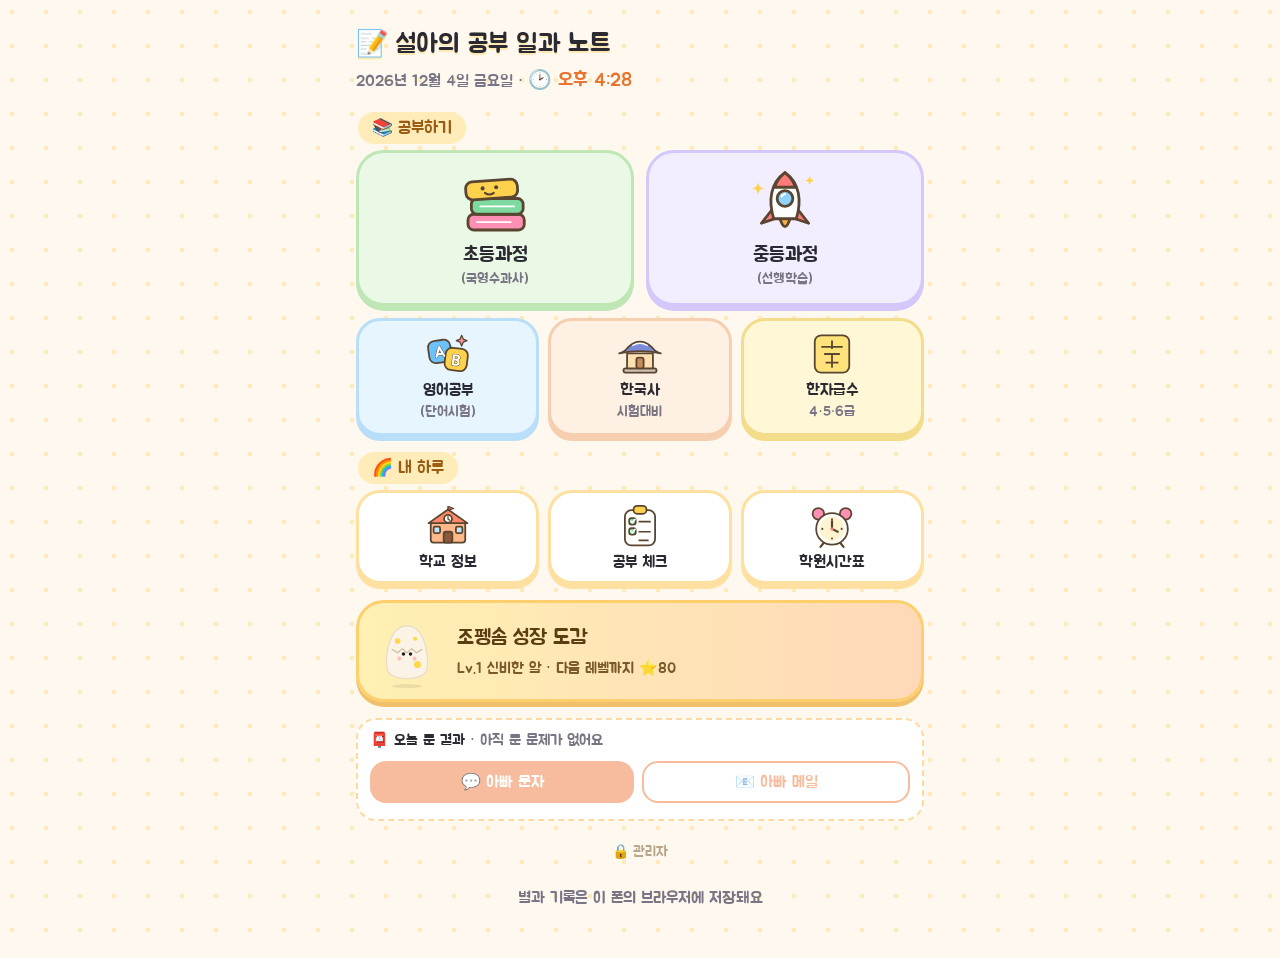
<file: index.html>
<!DOCTYPE html>
<html lang="ko">
<head>
<meta charset="utf-8">
<meta name="viewport" content="width=device-width, initial-scale=1">
<title>설아의 공부 일과 노트</title>
<link rel="stylesheet" href="theme.css">
<style>
  :root{--bg:#fff8ef;--card:#ffffff;--ink:#2b2a33;--sub:#7a7584;--accent:#f07b3f;--accent2:#ffd36e;--ok:#2e9e6a;--okbg:#e6f6ee;--no:#d64545;--nobg:#fdeaea;--line:#efe6da}
  *{box-sizing:border-box}
  body{margin:0;background:var(--bg);color:var(--ink);font-family:"Gowun Dodum",system-ui,sans-serif;font-size:20px;line-height:1.55}
  .homebtn{background:#fff;border:2px solid #f0bf2a;border-radius:12px;padding:3px 10px;color:#6b4f00;text-decoration:none;margin-right:8px;white-space:nowrap}
  .upd{display:flex;align-items:center;justify-content:center;text-align:center;font-size:16px;font-weight:bold;color:#6b4f00;background:#fff3c4;border:2px solid #f0bf2a;border-radius:14px;padding:6px 10px;margin-bottom:8px}
  .wrap{max-width:600px;margin:0 auto;padding:20px 16px 48px}
  h1{font-family:"Nunito","Gowun Dodum",sans-serif;font-size:24px;margin:4px 0 2px}
  .muted{color:var(--sub);font-size:16px}
  .card{background:var(--card);border-radius:22px;padding:26px 22px;box-shadow:0 6px 24px rgba(120,80,30,.08);margin-top:16px}
  .bar{height:14px;background:var(--line);border-radius:99px;overflow:hidden;margin-top:14px}
  .bar>i{display:block;height:100%;background:linear-gradient(90deg,var(--accent2),var(--accent));width:0;transition:width .3s}
  .top{display:flex;justify-content:space-between;align-items:center;font-size:17px;color:var(--sub);margin-top:8px}
  .tag{display:inline-block;font-size:16px;padding:5px 13px;border-radius:99px;background:#fff1e3;color:#b9541f;font-weight:bold}
  .tag.sp{background:#e9f0ff;color:#3559c7}
  .prompt{font-family:"Nunito","Gowun Dodum",sans-serif;font-size:44px;font-weight:800;margin:14px 0 4px;word-break:keep-all}
  .prompt.ko{font-family:"Gowun Dodum",sans-serif;font-size:31px;font-weight:700}
  .hint{color:var(--sub);font-size:18px;letter-spacing:2px;margin-bottom:12px;font-family:monospace}
  input[type=text]{width:100%;font-size:25px;padding:18px 18px;border:2px solid var(--line);border-radius:14px;outline:none;font-family:inherit;background:#fffdf9}
  input[type=text]:focus{border-color:var(--accent)}
  button{font-family:inherit;font-size:22px;font-weight:bold;border:0;border-radius:16px;padding:18px 20px;cursor:pointer;width:100%;margin-top:12px;background:var(--accent);color:#fff}
  button.ghost{background:#fff;color:var(--accent);border:2px solid var(--accent)}
  button.soft{background:#f3ece3;color:var(--ink)}
  button:disabled{opacity:.5}
  .fb{margin-top:14px;border-radius:14px;padding:14px 16px;display:none}
  .fb.ok{display:block;background:var(--okbg);color:var(--ok)}
  .fb.no{display:block;background:var(--nobg);color:var(--no)}
  .fb b{font-size:23px}
  .fb .ans{color:var(--ink);margin-top:6px}
  .score{font-family:"Nunito",sans-serif;font-size:68px;font-weight:800;text-align:center;margin:6px 0 0;color:var(--accent)}
  .center{text-align:center}
  table{width:100%;border-collapse:collapse;margin-top:12px;font-size:18px}
  th,td{text-align:left;padding:9px 6px;border-bottom:1px solid var(--line);vertical-align:top}
  th{color:var(--sub);font-weight:normal;font-size:15px}
  td.w{font-family:"Nunito",sans-serif;font-weight:800}
  td.mine{color:var(--no)}
  .copied{color:var(--ok);font-size:14px;text-align:center;margin-top:6px;min-height:20px}
  .start li{margin:4px 0}
  .row{display:flex;gap:10px}.row button{flex:1}
  .pg{display:flex;align-items:flex-end;gap:10px;margin:10px 0 -6px}
  .pg svg{width:125px;height:125px;flex:none}
  .pg.big svg{width:200px;height:200px}
  .pg.big{justify-content:center}
  .bubble{background:#fff;border-radius:18px;padding:10px 16px;box-shadow:0 3px 12px rgba(120,80,30,.1);font-size:19px;margin-bottom:22px;position:relative}
  .bubble:after{content:"";position:absolute;left:-7px;bottom:12px;border:7px solid transparent;border-right-color:#fff;border-left:0}
  .hop{animation:hop .5s ease}
  .shake{animation:shake .5s ease}
  @keyframes hop{0%,100%{transform:translateY(0)}40%{transform:translateY(-14px)}}
  @keyframes shake{0%,100%{transform:rotate(0)}25%{transform:rotate(-8deg)}75%{transform:rotate(8deg)}}
  .quote{margin-top:22px;background:#fff3c9;border-radius:20px;padding:18px 20px;text-align:center}
  .quote .lab{font-size:15px;color:#b98a12;font-weight:bold}
  .quote .en{font-family:"Nunito",sans-serif;font-weight:800;font-size:22px;margin-top:6px}
  .quote .ko{font-size:19px;margin-top:4px}
  .quote .by{font-size:15px;color:var(--sub);margin-top:4px}
  .lv{display:flex;justify-content:space-between;align-items:center;gap:8px;font-size:16px;margin-bottom:6px}
  .lv span{white-space:nowrap}
  .lv span{color:var(--sub);font-size:15px}
  .lvbar{height:12px;background:#f3e3b0;border-radius:99px;overflow:hidden;margin-bottom:14px}
  .lvbar>i{display:block;height:100%;background:linear-gradient(90deg,#ffe27a,#ffb800);transition:width .4s}
  .ov{position:fixed;inset:0;background:rgba(40,30,10,.45);display:flex;align-items:center;justify-content:center;z-index:9;padding:20px}
  .ovc{background:#fff;border-radius:26px;padding:24px 22px;text-align:center;max-width:380px;width:100%;animation:pop .4s ease}
  .lvtitle{font-size:26px;font-weight:bold;color:var(--accent)}
  .lvname{font-size:24px;font-weight:bold;margin-top:4px}
  @keyframes pop{0%{transform:scale(.6);opacity:0}100%{transform:scale(1);opacity:1}}
  .vil{margin-top:14px;padding-top:12px;border-top:1px dashed var(--line)}
  .vrow{display:flex;flex-wrap:wrap;gap:6px;margin-top:8px}.vrow div{width:56px}.vrow svg{width:100%;height:auto}
  .dex{display:grid;grid-template-columns:repeat(5,1fr);gap:8px;margin-top:12px;text-align:center;font-size:13px}
  .dx svg{width:100%;height:auto}
  .dx.lock{color:var(--sub)}
  .dx .q{aspect-ratio:120/130;display:flex;align-items:center;justify-content:center;background:#f3ece3;border-radius:14px;font-size:30px;color:#c9bca9}
  .gain{font-size:20px;font-weight:bold;color:#c98a00;margin-top:8px}
  .tag.rv{background:#fff3c9;color:#b98a12}

  .logbtn{background:#fff3c4;border:2px solid #f0bf2a;color:#6b4f00;border-radius:14px;padding:4px 12px;font-size:16px;font-weight:bold;width:auto;margin:0;cursor:pointer}
  .logov{position:fixed;inset:0;background:#fffaf0;z-index:10;overflow:auto;padding:16px 14px 40px}
  .logov h2{margin:4px 0 10px;font-size:26px}
  .logov .close{position:sticky;top:0;float:right;width:auto;padding:8px 16px;font-size:18px;margin:0}
  .logov .ent{background:#fff;border:2px solid #f3e1a8;border-radius:16px;padding:12px;margin:12px 0}
  .logov .ent h3{margin:0 0 6px;font-size:21px}
  .logov table{width:100%;border-collapse:collapse;font-size:18px}
  .logov td,.logov th{padding:6px 4px;border-bottom:1px solid #f3e9c6;text-align:left;vertical-align:top}
  .logov .chip{display:inline-block;background:#ffe3e3;border:2px solid #ef8f8f;color:#8a1f1f;border-radius:14px;padding:4px 10px;margin:3px;font-weight:bold;font-size:18px}
</style>
<style>
  .menu{display:grid;grid-template-columns:1fr 1fr;gap:12px;margin-top:16px}
  .mi{display:block;text-decoration:none;color:var(--ink);background:#fff;border:2px solid #f3e1a8;border-radius:20px;padding:16px 12px;text-align:center;box-shadow:0 4px 14px rgba(120,80,30,.07);font-weight:bold;font-size:21px}
  .mi small{display:block;font-weight:normal;color:var(--sub);font-size:14px;margin-top:2px}
  .mi .em{font-size:34px;display:block}
  .mi.wide{grid-column:1/3}
  h2.sec{font-size:22px;margin:0 0 8px}
  .ck{display:flex;align-items:center;gap:10px;padding:10px 4px;border-bottom:1px solid var(--line);font-size:20px}
  .ck input[type=checkbox]{width:26px;height:26px;flex:none;accent-color:var(--accent)}
  .ck.done span{text-decoration:line-through;color:var(--sub)}
  .ck button.del{width:auto;margin:0 0 0 auto;padding:2px 10px;font-size:16px;background:#f3ece3;color:var(--sub)}
  .addrow{display:flex;gap:8px;margin-top:10px}.addrow input{flex:1;font-size:19px;padding:12px 12px}.addrow button{width:auto;margin:0;font-size:18px;padding:12px 16px}
  input[type=text],input[type=time],textarea{font-family:inherit}
  input[type=time]{font-size:19px;padding:8px;border:2px solid var(--line);border-radius:10px}
  .acad{padding:8px 0;border-bottom:1px solid var(--line)}
  .acad .t{font-weight:bold}.st{display:inline-block;border-radius:99px;padding:2px 10px;font-size:15px;font-weight:bold;margin-left:6px}
  .st.soon{background:#fff3c9;color:#b98a12}.st.now{background:#e6f6ee;color:#2e9e6a}.st.end{background:#f3ece3;color:var(--sub)}
  .days label{display:inline-block;margin:3px 6px 3px 0;font-size:18px}
  .meal{padding:8px 0;border-bottom:1px solid var(--line)}.meal b{display:block}
  .note{padding:8px 4px;border-bottom:1px solid var(--line);font-size:19px}.note .d{color:var(--sub);font-size:14px}
  .toast{background:#e6f6ee;color:#2e9e6a;border-radius:12px;padding:8px 12px;margin-top:8px;font-weight:bold;text-align:center}
  details.set{margin-top:16px}details.set summary{font-weight:bold;cursor:pointer;font-size:19px}
  .opt{display:block;width:100%;text-align:left;background:#fff;color:var(--ink);border:2px solid var(--line);margin-top:10px;font-size:21px;font-weight:normal}
  .opt.ok{background:var(--okbg);border-color:var(--ok)}.opt.no{background:var(--nobg);border-color:var(--no)}
  .q{font-size:26px;font-weight:700;margin:12px 0}
</style>
<style>
  .list{display:flex;flex-direction:column;gap:12px;margin-top:14px}
  .mi.row{display:flex;align-items:center;gap:14px;text-align:left;padding:16px 16px}
  .mi.row .em{font-size:32px;flex:none}
  .mi.row .tx{flex:1;font-size:21px}
  .mi.row .ar{font-size:30px;color:var(--sub)}
  .back{display:inline-block;margin:6px 0 4px;color:#6b4f00;font-weight:bold;text-decoration:none;font-size:19px}
  [hidden]{display:none!important}
</style>
<style>
  .hdr h1{font-size:26px;margin:4px 0 0}
  .dt{color:var(--sub);font-size:16px;margin-top:2px}.dt b{color:#e8742f;font-size:19px}
  .wx{display:flex;align-items:center;justify-content:space-between;gap:10px;background:#e4f4ff;border:3px solid #bfe3fb;border-radius:24px;padding:10px 16px;margin:12px 0 4px;box-shadow:0 4px 0 #bfe3fb}
  .wx .tp{font-size:30px;line-height:1;white-space:nowrap}.wx .tp span{font-size:34px;vertical-align:-3px}
  .wx .ds{text-align:right;font-size:16px;color:#4d7893;line-height:1.35}.wx .um{color:#d05a2a;font-size:16px}
  .lab2{display:inline-block;margin:16px 2px 6px;padding:3px 14px;border-radius:99px;font-size:17px;color:#9a5d12;background:#ffecb8}
  .tl{display:grid;gap:12px}.tl.g2{grid-template-columns:1fr 1fr}.tl.g3{grid-template-columns:1fr 1fr 1fr;gap:9px}
  a.t{display:block;text-align:center;text-decoration:none;color:var(--ink);border:3px solid #ffe0a0;border-radius:28px;padding:14px 8px 12px;background:#fff;box-shadow:0 5px 0 #ffe0a0;transition:transform .08s,box-shadow .08s}
  a.t:active{transform:translateY(4px);box-shadow:0 1px 0 #ffe0a0}
  a.t svg{display:block;margin:0 auto 4px;width:72px;height:72px}
  a.t b{display:block;font-size:20px;line-height:1.2}a.t small{display:block;font-size:14px;color:var(--sub);margin-top:2px}
  .tl.g3 a.t{padding:10px 4px 9px;border-radius:24px}.tl.g3 a.t svg{width:46px;height:46px}.tl.g3 a.t b{font-size:16px}
  a.t.c1{background:#e6f5ff;border-color:#b9defa;box-shadow:0 5px 0 #b9defa}.a.t.c1:active{box-shadow:0 1px 0 #b9defa}
  a.t.c2{background:#eaf9e5;border-color:#bfe6b5;box-shadow:0 5px 0 #bfe6b5}
  a.t.c3{background:#f2edff;border-color:#d4c8fa;box-shadow:0 5px 0 #d4c8fa}
  a.t.c5{background:#fff7d6;border-color:#f3dd8a;box-shadow:0 5px 0 #f3dd8a}
  a.t.c4{background:#fff0e4;border-color:#f6cfb0;box-shadow:0 5px 0 #f6cfb0}
  a.dexb{display:flex;align-items:center;gap:12px;text-decoration:none;color:#5b3d12;margin-top:16px;padding:10px 16px 10px 10px;border-radius:28px;border:3px solid #ffcf6e;background:linear-gradient(90deg,#fff0b3,#ffd9b8);box-shadow:0 5px 0 #f0c06a}
  a.dexb:active{transform:translateY(4px);box-shadow:0 1px 0 #f0c06a}
  a.dexb .pgi{width:76px;height:76px;flex:none}.dexb .pgi svg{width:100%;height:100%}
  a.dexb b{display:block;font-size:21px}a.dexb small{display:block;font-size:15px;color:#7a5a2a;margin-top:2px}
  .wk{display:flex;gap:8px;align-items:flex-start;padding:7px 0;border-bottom:1px dashed var(--line)}.wk:last-child{border:0}
  .wk .dw{flex:none;width:34px;height:34px;border-radius:50%;background:#f3ece3;text-align:center;line-height:34px;font-size:17px}
  .wk.today .dw{background:#ff9a5c;color:#fff}.wk .cl{flex:1;font-size:17px;line-height:1.5;padding-top:3px}.wk .cl i{font-style:normal;color:var(--sub);font-size:15px}
</style>
<style>
  .rep{margin-top:16px;padding:10px 12px;border-radius:20px;background:#fff;border:2px dashed #ffd9a0}
  .repsum{font-size:15px;color:var(--sub);line-height:1.5;margin-bottom:8px}.repsum b{color:var(--ink)}
  .repbtn{display:flex;gap:8px}.repbtn button{flex:1;margin:0;padding:9px 6px;font-size:16px;border-radius:16px;box-shadow:0 3px 0 rgba(150,70,20,.25)}
  .repbtn button.m{background:#fff;color:var(--accent);border:2px solid var(--accent)}
  .repmsg{font-size:14px;color:var(--sub);margin-top:6px;min-height:0}
</style>
</head>
<body>
<div class="wrap">
<div id="v-home" class="view">
  <div class="hdr"><h1>📝 설아의 공부 일과 노트</h1><div class="dt"><span id="today"></span> · <b id="clock"></b></div></div>
  <div class="wx" id="wx" hidden><div class="tp"><span id="wxi"></span> <b id="wxt"></b></div><div class="ds" id="wxd"></div></div>
  <span class="lab2">📚 공부하기</span>
  <div class="tl g2">
    <a class="t c2" href="study.html?s=elem"><svg viewBox="0 0 64 64"><g stroke="#5a4630" stroke-width="2.5" stroke-linejoin="round" stroke-linecap="round"><rect x="8" y="42" width="50" height="14" rx="5" fill="#ff8fb3"/><rect x="11" y="28" width="46" height="14" rx="5" fill="#7ed9a0"/><rect x="6" y="12" width="46" height="16" rx="6" fill="#ffd24d" transform="rotate(-4 29 20)"/><path d="M16 49h30M19 35h30" stroke-width="1.6" stroke="#fff"/></g><circle cx="21" cy="19" r="1.8" fill="#5a4630"/><circle cx="33" cy="18" r="1.8" fill="#5a4630"/><path d="M23 23q4 3 8 0" fill="none" stroke="#5a4630" stroke-width="1.8" stroke-linecap="round"/></svg><b>초등과정</b><small>(국영수과사)</small></a>
    <a class="t c3" href="study.html?s=mid"><svg viewBox="0 0 64 64"><g stroke="#5a4630" stroke-width="2.5" stroke-linejoin="round" stroke-linecap="round"><path d="M27 44Q32 62 37 44Z" fill="#ffb347"/><path d="M22 36L11 50l12-4zM42 36l11 14-12-4z" fill="#ff7a7a"/><path d="M32 5C45 14 47 30 42 46H22C17 30 19 14 32 5Z" fill="#fff"/><path d="M32 5C37 9 40 13 41 18H23c1-5 4-9 9-13Z" fill="#ff7a7a"/><circle cx="32" cy="28" r="7" fill="#8fd3ff"/></g><path d="M29 26q1-2 3-2" fill="none" stroke="#fff" stroke-width="2" stroke-linecap="round"/><path d="M8 14l1.5 3.5L13 19l-3.5 1.5L8 24l-1.5-3.5L3 19l3.5-1.5zM54 8l1.2 2.8 2.8 1.2-2.8 1.2L54 16l-1.2-2.8-2.8-1.2 2.8-1.2z" fill="#ffd24d"/></svg><b>중등과정</b><small>(선행학습)</small></a>
  </div>
  <div class="tl g3" style="margin-top:12px">
    <a class="t c1" href="#eng"><svg viewBox="0 0 64 64"><g stroke="#5a4630" stroke-width="2.5" stroke-linejoin="round" stroke-linecap="round"><rect x="5" y="13" width="31" height="31" rx="9" fill="#6ec1ff" transform="rotate(-8 20 28)"/><rect x="28" y="24" width="31" height="31" rx="9" fill="#ffd24d" transform="rotate(7 43 39)"/><path d="M51 6l2.2 5.2 5.2 2.2-5.2 2.2L51 21l-2.2-5.4-5.2-2.2 5.2-2.2z" fill="#ff8fb3" stroke-width="1.8"/></g><text x="20" y="37" font-size="22" fill="#fff" text-anchor="middle" transform="rotate(-8 20 28)" stroke="#5a4630" stroke-width="1.3" paint-order="stroke">A</text><text x="44" y="48" font-size="22" fill="#fff" text-anchor="middle" transform="rotate(7 43 39)" stroke="#5a4630" stroke-width="1.3" paint-order="stroke">B</text></svg><b>영어공부</b><small>(단어시험)</small></a>
    <a class="t c4" href="study.html?s=hist"><svg viewBox="0 0 64 64"><g stroke="#5a4630" stroke-width="2.5" stroke-linejoin="round" stroke-linecap="round"><rect x="9" y="52" width="46" height="6" rx="3" fill="#cfc3b2"/><rect x="14" y="31" width="36" height="21" fill="#ffe0b0"/><rect x="27" y="37" width="10" height="15" rx="3" fill="#c98d5a"/><path d="M3 31Q10 30 16 22Q32 8 48 22Q54 30 61 31Q32 25 3 31Z" fill="#7a8bd8"/></g><path d="M22 20q10-6 20 0" fill="none" stroke="#fff" stroke-width="2" stroke-linecap="round"/></svg><b>한국사</b><small>시험대비</small></a>
    <a class="t c5" href="study.html?s=hanja"><svg viewBox="0 0 64 64"><g stroke="#5a4630" stroke-width="2.5" stroke-linejoin="round" stroke-linecap="round"><rect x="8" y="6" width="48" height="52" rx="9" fill="#ffe27a"/><path d="M18 22h28M32 14v10M22 32h20M32 32v18M24 44h16" fill="none"/></g></svg><b>한자급수</b><small>4·5·6급</small></a>
  </div>
  <span class="lab2">🌈 내 하루</span>
  <div class="tl g3">
    <a class="t" href="#school"><svg viewBox="0 0 64 64"><g stroke="#5a4630" stroke-width="2.5" stroke-linejoin="round" stroke-linecap="round"><rect x="8" y="26" width="48" height="29" rx="4" fill="#ffb88a"/><path d="M5 28L32 9l27 19Z" fill="#ff8a6b"/><rect x="26" y="40" width="12" height="15" rx="3" fill="#8b5a3c"/><rect x="12" y="33" width="9" height="9" rx="2" fill="#bfe6ff"/><rect x="43" y="33" width="9" height="9" rx="2" fill="#bfe6ff"/><circle cx="32" cy="22" r="5.5" fill="#fff"/><path d="M32 5v5" stroke-width="2"/></g><path d="M32 19v3.5l2.5 1.5" fill="none" stroke="#5a4630" stroke-width="1.8" stroke-linecap="round"/><path d="M33 5l7 2.5-7 2.5Z" fill="#ff5d73" stroke="#5a4630" stroke-width="1.5" stroke-linejoin="round"/></svg><b>학교 정보</b></a>
    <a class="t" href="#todo"><svg viewBox="0 0 64 64"><g stroke="#5a4630" stroke-width="2.5" stroke-linejoin="round" stroke-linecap="round"><rect x="11" y="10" width="42" height="49" rx="9" fill="#fff"/><rect x="23" y="4" width="18" height="11" rx="5" fill="#ffd24d"/><rect x="17" y="21" width="9" height="9" rx="3" fill="#7ed9a0"/><rect x="17" y="35" width="9" height="9" rx="3" fill="#7ed9a0"/><path d="M31 26h15M31 40h15M31 52h12" stroke-width="2.4"/></g><path d="M19 25l2.3 2.6 4-5M19 39l2.3 2.6 4-5" fill="none" stroke="#fff" stroke-width="2.2" stroke-linecap="round" stroke-linejoin="round"/></svg><b>공부 체크</b></a>
    <a class="t" href="#acad"><svg viewBox="0 0 64 64"><g stroke="#5a4630" stroke-width="2.5" stroke-linejoin="round" stroke-linecap="round"><circle cx="13" cy="15" r="8" fill="#ff8fb3"/><circle cx="51" cy="15" r="8" fill="#ff8fb3"/><circle cx="32" cy="36" r="22" fill="#fff"/><path d="M20 56l-4 5M44 56l4 5" stroke-width="3"/></g><circle cx="32" cy="36" r="17" fill="#fff4cf"/><path d="M32 36V25M32 36l8 4" fill="none" stroke="#5a4630" stroke-width="3" stroke-linecap="round"/><circle cx="32" cy="36" r="2.2" fill="#ff7a7a"/><circle cx="32" cy="22.5" r="1.4" fill="#5a4630"/><circle cx="32" cy="49.5" r="1.4" fill="#5a4630"/><circle cx="18.5" cy="36" r="1.4" fill="#5a4630"/><circle cx="45.5" cy="36" r="1.4" fill="#5a4630"/></svg><b>학원시간표</b></a>
  </div>
  <a class="dexb" href="#dex"><span class="pgi" id="dexpg"></span><span><b>조펭솜 성장 도감</b><small id="dexsub"></small></span></a>
  <div class="rep"><div class="repsum" id="repsum"></div><div class="repbtn"><button id="repsms" type="button">💬 아빠 문자</button><button id="repmail" class="m" type="button">📧 아빠 메일</button></div><div class="repmsg" id="repmsg"></div></div>
  <div style="text-align:center;margin:14px 0 4px"><a href="#admin" style="font-size:14px;color:#b8a58a;text-decoration:none">🔒 관리자</a></div>
</div>

<div id="v-admin" class="view" hidden>
  <a class="back" href="#home">← 뒤로</a>
  <h2 class="sec">🔒 관리자 (아빠 전용)</h2>
  <div class="card" id="adminbox"></div>
</div>

<div id="v-eng" class="view" hidden>
  <a class="back" href="#home">← 뒤로</a>
  <h2 class="sec">🔤 영어공부 (단어시험)</h2>
  <div class="list">
    <a class="mi row" href="q6/"><span class="em">📖</span><span class="tx">영어단어<small>6회차 · 2026.11.27 업데이트</small></span><span class="ar">›</span></a>
  </div>
</div>

<div id="v-school" class="view" hidden>
  <a class="back" href="#home">← 뒤로</a>
  <h2 class="sec">🏫 학교 정보</h2>
  <div class="list">
    <a class="mi row" href="#school-notes"><span class="em">📒</span><span class="tx">알림장</span><span class="ar">›</span></a>
    <a class="mi row" href="#school-bag"><span class="em">🎒</span><span class="tx">챙길 것</span><span class="ar">›</span></a>
    <a class="mi row" href="#school-meal"><span class="em">🍚</span><span class="tx">급식 메뉴</span><span class="ar">›</span></a>
  </div>
</div>
<div id="v-school-notes" class="view" hidden><a class="back" href="#school">← 뒤로</a><div class="card" id="notes"></div></div>
<div id="v-school-bag" class="view" hidden><a class="back" href="#school">← 뒤로</a><div class="card" id="bag"></div></div>
<div id="v-school-meal" class="view" hidden>
  <a class="back" href="#school">← 뒤로</a>
  <div class="card"><h2 class="sec">🍚 급식 메뉴</h2><div id="meallist" class="muted">불러오는 중…</div></div>
  <div class="card">
    <h2 class="sec">🏫 학교 등록</h2>
    <div class="muted" id="schoolnow"></div>
    <div class="addrow"><input type="text" id="schoolin" placeholder="학교 이름 (예: ○○초등학교)"><button id="schoolbtn">찾기</button></div>
    <div id="schoolres"></div>
  </div>
</div>

<div id="v-todo" class="view" hidden><a class="back" href="#home">← 뒤로</a><div class="card" id="todo"></div></div>

<div id="v-acad" class="view" hidden>
  <a class="back" href="#home">← 뒤로</a>
  <div class="card"><h2 class="sec">🕐 학원시간표 · 오늘 수업</h2><div id="acadlist"></div></div>
  <div class="card" id="weekcard"><h2 class="sec">📅 이번 주 시간표</h2><div id="weeklist"></div></div>
  <div class="card">
    <h2 class="sec">✏️ 시간표 입력</h2>
    <div id="acadedit"></div>
    <div class="days" id="daysel"></div>
    <div class="addrow"><input type="text" id="an" placeholder="학원 이름"></div>
    <div class="addrow"><input type="time" id="as" value="16:00"> ~ <input type="time" id="ae" value="17:30"><button id="aadd">추가</button></div>
  </div>
</div>

<div id="v-dex" class="view" hidden>
  <a class="back" href="#home">← 뒤로</a>
  <div class="pg big" id="pgbox"></div>
  <div class="card lvbox" id="lv"></div>
  <div id="dexbox"></div>
</div>

<div class="muted" style="text-align:center;margin-top:20px">별과 기록은 이 폰의 브라우저에 저장돼요</div>
</div>
<script src="common.js?v=20261128b"></script>
<script>
const $=id=>document.getElementById(id);
const DAYS=["일","월","화","수","목","금","토"];
function ld(k,d){try{const v=localStorage.getItem(k);return v?JSON.parse(v):d}catch(e){return d}}
function sv(k,v){try{localStorage.setItem(k,JSON.stringify(v))}catch(e){}}
function ymd(d){return d.getFullYear()+String(d.getMonth()+1).padStart(2,"0")+String(d.getDate()).padStart(2,"0")}
const NOW=new Date(), TODAY=ymd(NOW);
$("today").textContent=`${NOW.getFullYear()}년 ${NOW.getMonth()+1}월 ${NOW.getDate()}일 ${DAYS[NOW.getDay()]}요일`;
function tickClock(){const n=new Date(),h=n.getHours();$("clock").textContent=`🕑 ${h<12?"오전":"오후"} ${h%12||12}:${String(n.getMinutes()).padStart(2,"0")}`}
tickClock(); setInterval(tickClock,20000);

/* 화면 전환 (해시) */

/* 관리자(PIN) — 별 조정·기록 비우기. PIN은 화면 잠금용(코드에 들어 있어 보안용 아님) */
const ADMIN_PIN="1955"; let adminOn=false;
function paintAdmin(){
  const b=$("adminbox");
  if(!adminOn){
    b.innerHTML='<div class="muted" style="margin-bottom:8px">PIN 4자리를 입력하세요</div><input id="pin" type="password" inputmode="numeric" maxlength="4" autocomplete="off" style="width:100%;font-size:26px;text-align:center;letter-spacing:10px;padding:10px;border:3px solid #ffe0a0;border-radius:18px;font-family:inherit"><div class="repmsg" id="pinmsg" style="display:block"></div>';
    const p=$("pin"); p.oninput=()=>{ if(p.value.length===4){ if(p.value===ADMIN_PIN){adminOn=true;paintAdmin()} else {p.value="";$("pinmsg").textContent="PIN이 달라요"} } };
    return;
  }
  b.innerHTML='<div style="font-size:18px;margin-bottom:10px">현재 모은 별 <b id="adxp">⭐'+getXP()+'</b></div>'
   +'<div style="display:flex;gap:8px;margin-bottom:10px"><input id="adn" type="number" inputmode="numeric" placeholder="별 개수" style="flex:1;font-size:18px;padding:8px;border:3px solid #ffe0a0;border-radius:14px;font-family:inherit"><button class="opt" id="adadd" style="width:auto;margin:0">＋ 주기</button><button class="opt" id="adsub" style="width:auto;margin:0">－ 빼기</button></div>'
   +'<button class="opt" id="adday">🧹 오늘 푼 결과 비우기</button><button class="opt" id="adwrong">🧹 오답 기록 비우기</button><button class="opt" id="adlock">🔒 잠그기</button><div class="repmsg" id="admsg" style="display:block"></div>';
  const say=t=>{$("admsg").textContent=t;$("adxp").textContent="⭐"+getXP()};
  const n=()=>Math.max(0,Math.floor(+$("adn").value||0));
  $("adadd").onclick=()=>{const v=n();if(v){setXP(getXP()+v);say("⭐"+v+"개를 줬어요")}};
  $("adsub").onclick=()=>{const v=n();if(v){setXP(Math.max(0,getXP()-v));say("⭐"+v+"개를 뺐어요")}};
  $("adday").onclick=()=>{if(confirm("오늘 푼 결과를 비울까요?")){try{localStorage.removeItem("seola_day_log")}catch(e){}say("비웠어요")}};
  $("adwrong").onclick=()=>{if(confirm("오답 기록을 모두 비울까요?")){try{localStorage.removeItem("seola_wrong_log")}catch(e){}say("비웠어요")}};
  $("adlock").onclick=()=>{adminOn=false;paintAdmin()};
}
const VIEWS=["admin","home","eng","school","school-notes","school-bag","school-meal","todo","acad","dex"];
function route(){
  let h=(location.hash||"#home").slice(1); if(!VIEWS.includes(h)) h="home";
  VIEWS.forEach(v=>$("v-"+v).hidden=(v!==h));
  if(h==="dex"){ paintPg(); renderLv(); $("dexbox").innerHTML=dexHTML(); }
  if(h!=="admin") adminOn=false;
  if(h==="admin") paintAdmin();
  if(h==="home"){ homeSubs(); paintDexPg(); paintRep(); }
  scrollTo(0,0);
}
addEventListener("hashchange",route);

/* 펭귄 + 레벨 (도감 화면) */
function paintPg(){ $("pgbox").innerHTML=penguin("normal"); }
$("pgbox").onclick=()=>{ $("pgbox").innerHTML=penguin("happy"); setTimeout(paintPg,700); };
function afterXP(){ if(window.__levelUp!==undefined){const L=window.__levelUp; delete window.__levelUp; setTimeout(()=>showLevelUp(L,()=>{paintPg();renderLv();}),300);} }

/* 체크리스트 (설아가 직접 추가) */
function mkList(box,key,title,emoji,placeholder,onAllDone){
  let S=ld(key,{date:TODAY,items:[]});
  if(S.date!==TODAY){ S.items.forEach(i=>i.d=false); S.date=TODAY; sv(key,S); }
  function draw(){
    const done=S.items.filter(i=>i.d).length;
    $(box).innerHTML=`<h2 class="sec">${emoji} ${title} <span class="muted">${done}/${S.items.length}</span></h2>`+
      (S.items.length?S.items.map((it,i)=>`<label class="ck ${it.d?"done":""}"><input type="checkbox" data-i="${i}" ${it.d?"checked":""}><span>${escH(it.t)}</span><button class="del" data-x="${i}" type="button">✕</button></label>`).join(""):`<div class="muted">아래에 직접 추가해 봐!</div>`)+
      `<div class="addrow"><input type="text" id="${box}in" placeholder="${placeholder}"><button id="${box}add">추가</button></div><div id="${box}msg"></div>`;
    $(box).querySelectorAll('input[type=checkbox]').forEach(c=>c.onchange=()=>{S.items[+c.dataset.i].d=c.checked;sv(key,S);draw();onAllDone&&onAllDone(S,box)});
    $(box).querySelectorAll('button.del').forEach(b=>b.onclick=e=>{e.preventDefault();S.items.splice(+b.dataset.x,1);sv(key,S);draw()});
    const add=()=>{const v=$(box+"in").value.trim(); if(!v) return; S.items.push({t:v,d:false}); sv(key,S); draw(); $(box+"in").focus();};
    $(box+"add").onclick=add; $(box+"in").onkeydown=e=>{if(e.key==="Enter")add()};
  }
  draw();
}
mkList("todo","seola_todo","오늘 공부 체크 (숙제 제외)","✅","오늘 할 일 (예: 수학 문제집 2쪽)",(S,box)=>{
  const all=S.items.length>=3 && S.items.every(i=>i.d);
  if(all && ld("seola_todo_bonus","")!==TODAY){
    sv("seola_todo_bonus",TODAY); window.__gain=0; addXP(3);
    $("todomsg").innerHTML='<div class="toast">오늘 할 일을 다 했어! ⭐+3</div>'; afterXP();
  }
});
mkList("bag","seola_bag","챙길 것","🎒","챙길 것 (예: 체육복, 리코더)");

/* 알림장 */
(function(){
  let N=ld("seola_notes",[]);
  function draw(){
    const show=N.slice().reverse().slice(0,10);
    $("notes").innerHTML=`<h2 class="sec">📒 알림장</h2>`+(show.length?show.map((n,k)=>{const idx=N.length-1-k;return `<div class="note"><div class="d">${escH(n.d)} <button class="del" data-x="${idx}" type="button" style="width:auto;margin:0 0 0 8px;padding:0 8px;font-size:14px;background:#f3ece3;color:var(--sub)">✕</button></div>${escH(n.t)}</div>`}).join(""):`<div class="muted">학교 알림장 내용을 적어 봐!</div>`)+
      `<div class="addrow"><input type="text" id="notein" placeholder="알림장 내용"><button id="noteadd">추가</button></div>`;
    $("notes").querySelectorAll('button.del').forEach(b=>b.onclick=()=>{N.splice(+b.dataset.x,1);sv("seola_notes",N);draw()});
    const add=()=>{const v=$("notein").value.trim(); if(!v) return; N.push({d:`${NOW.getMonth()+1}/${NOW.getDate()} (${DAYS[NOW.getDay()]})`,t:v}); N=N.slice(-60); sv("seola_notes",N); draw();};
    $("noteadd").onclick=add; $("notein").onkeydown=e=>{if(e.key==="Enter")add()};
  }
  draw();
})();

/* 학원 */
let ACAD=ld("seola_acad",[]), selDays=new Set([NOW.getDay()]);
function hm(s){const [h,m]=s.split(":").map(Number);return h*60+m}
function fmtLeft(m){const h=Math.floor(m/60),mm=m%60;return h?`${h}시간 ${mm}분`:`${mm}분`}
function acadToday(){
  const n=new Date(), nowM=n.getHours()*60+n.getMinutes(), dow=n.getDay();
  return ACAD.filter(a=>a.days.includes(dow)).sort((a,b)=>hm(a.s)-hm(b.s)).map(a=>{
    const s=hm(a.s),e=hm(a.e); let st,cl;
    if(nowM<s){st=`${fmtLeft(s-nowM)} 후 시작`;cl="soon"} else if(nowM<e){st=`수업 중 · ${fmtLeft(e-nowM)} 남음`;cl="now"} else {st="끝났어";cl="end"}
    return {a,st,cl};
  });
}
function paintAcad(){
  const t=acadToday();
  $("acadlist").innerHTML = t.length ? t.map(({a,st,cl})=>`<div class="acad"><div class="t">${escH(a.n)} <span class="st ${cl}">${st}</span></div><div class="muted">${a.s} ~ ${a.e}</div></div>`).join("")
    : `<div class="muted">${ACAD.length?"오늘은 학원이 없어요 🎉":"아래에 학원 시간표를 넣으면 오늘 시간을 알려 줘요"}</div>`;
  paintWeek(); homeSubs();
}

/* 오늘 푼 결과 → 아빠에게 보내기 */
function repText(){
  const L=getDayLog().items, d=new Date(), I=info(getXP());
  if(!L.length) return "";
  let t=`[설아 오늘 공부 결과] ${d.getMonth()+1}/${d.getDate()} (${DAYS[d.getDay()]})\n`;
  let ok=0,n=0; L.forEach(e=>{ok+=e.ok;n+=e.n});
  t+=`오늘 ${L.length}번 풀었어요 · 합계 ${ok}/${n} (${n?Math.round(ok/n*100):0}점)\n`;
  L.forEach((e,i)=>{ t+=`\n${i+1}. ${e.label} (${e.time}) — ${e.ok}/${e.n} (${e.n?Math.round(e.ok/e.n*100):0}점)`;
    if(e.wrong&&e.wrong.length) t+=`\n  틀린 문제 ${e.wrong.length}개\n`+e.wrong.map((w,k)=>`  ${k+1}) ${w}`).join("\n"); });
  t+=`\n\n🐧 조펭솜: Lv.${I.st+1} ${STAGES[I.st][1]} (모은 별 ${getXP()}개)`;
  return t;
}
function paintRep(){
  const L=getDayLog().items; let ok=0,n=0; L.forEach(e=>{ok+=e.ok;n+=e.n});
  $("repsum").innerHTML=L.length?`<b>📮 오늘 푼 결과</b> · ${L.length}번 · ${ok}/${n}문제 맞힘 (${Math.round(ok/n*100)}점)`:`<b>📮 오늘 푼 결과</b> · 아직 푼 문제가 없어요`;
  $("repsms").disabled=$("repmail").disabled=!L.length;
}
$("repmail").onclick=()=>{const t=repText(); if(t) location.href="mailto:"+atob("Y2hvaW5rdWVAZ21haWwuY29t")+"?subject="+encodeURIComponent("[설아 공부] 오늘 결과 "+(new Date().getMonth()+1)+"/"+new Date().getDate())+"&body="+encodeURIComponent(t)};
$("repsms").onclick=async()=>{const t=repText(); if(!t) return; try{await navigator.clipboard.writeText(t)}catch(e){} $("repmsg").textContent="문자 앱에서 받는 사람에 '아빠'를 고르고 보내줘 💬"; location.href="sms:?body="+encodeURIComponent(t)};
function paintDexPg(){ const e=$("dexpg"); if(e) e.innerHTML=penguin("normal"); }
function homeSubs(){
  const x=getXP(), I=info(x), S=STAGES[I.st], nx=STAGES[I.st+1];
  let r;
  if(nx) r=`다음 레벨까지 ⭐${nx[0]-x}`;
  else if(I.trip>=STOPS.length) r="세계일주 완료! 🏆";
  else r=`${STOPS[I.trip<0?0:I.trip].ct.n}까지 ⭐${TRIP_START+(I.trip<0?0:I.trip)*TRIP_STEP+TRIP_STEP-x}`;
  $("dexsub").textContent=`Lv.${I.st+1} ${S[1]} · ${r}`;
}
function paintWeek(){
  const order=[1,2,3,4,5,6,0], td=new Date().getDay();
  $("weekcard").hidden=!ACAD.length;
  $("weeklist").innerHTML=order.map(d=>{
    const cl=ACAD.filter(a=>a.days.includes(d)).sort((a,b)=>hm(a.s)-hm(b.s));
    return `<div class="wk ${d===td?"today":""}"><div class="dw">${DAYS[d]}</div><div class="cl">${cl.length?cl.map(a=>`${escH(a.n)} <i>${a.s}~${a.e}</i>`).join("<br>"):'<i>쉬는 날</i>'}</div></div>`;
  }).join("");
}
function drawAcadEdit(){
  $("acadedit").innerHTML=ACAD.length?ACAD.map((a,i)=>`<div class="acad"><div class="t">${escH(a.n)} <button class="del" data-x="${i}" type="button" style="width:auto;margin:0 0 0 8px;padding:0 8px;font-size:14px;background:#f3ece3;color:var(--sub)">삭제</button></div><div class="muted">${a.days.map(d=>DAYS[d]).join("·")} ${a.s}~${a.e}</div></div>`).join(""):'<div class="muted">아직 없어요</div>';
  $("acadedit").querySelectorAll("button.del").forEach(b=>b.onclick=()=>{ACAD.splice(+b.dataset.x,1);sv("seola_acad",ACAD);drawAcadEdit();paintAcad()});
  $("daysel").innerHTML=DAYS.map((d,i)=>`<label><input type="checkbox" data-d="${i}" ${selDays.has(i)?"checked":""}> ${d}</label>`).join("");
  $("daysel").querySelectorAll("input").forEach(c=>c.onchange=()=>{c.checked?selDays.add(+c.dataset.d):selDays.delete(+c.dataset.d)});
}
$("aadd").onclick=()=>{
  const n=$("an").value.trim(); if(!n||!selDays.size) return;
  ACAD.push({n,days:[...selDays].sort(),s:$("as").value,e:$("ae").value}); sv("seola_acad",ACAD); $("an").value=""; drawAcadEdit(); paintAcad();
};
drawAcadEdit(); paintAcad(); setInterval(paintAcad,30000);

/* 급식 (나이스 교육정보 개방 포털) */
const NEIS="https://open.neis.go.kr/hub/";
function cleanDish(s){return s.split(/<br\s*\/?>/i).map(x=>x.replace(/\s*\([\d.\s]+\)/g,"").trim()).filter(Boolean)}
async function neis(path,params){
  const r=await fetch(NEIS+path+"?Type=json&"+new URLSearchParams(params)); const j=await r.json(); return j[path]?j[path][1].row:[];
}
async function loadMeal(){
  const sc=ld("seola_school",null);
  $("schoolnow").textContent=sc?`등록된 학교: ${sc.name}`:"아직 학교가 없어요";
  if(!sc){ $("meallist").textContent="아래에서 학교를 등록하면 오늘 급식이 나와요"; return; }
  const cache=ld("seola_meal",null);
  if(cache&&cache.date===TODAY&&cache.code===sc.code){ $("meallist").innerHTML=cache.html; return; }
  try{
    const tm=new Date(NOW.getTime()+86400000);
    const rows=await neis("mealServiceDietInfo",{ATPT_OFCDC_SC_CODE:sc.atpt,SD_SCHUL_CODE:sc.code,MLSV_FROM_YMD:TODAY,MLSV_TO_YMD:ymd(tm)});
    if(!rows.length){ $("meallist").textContent="오늘·내일 급식 정보가 없어요 (방학이나 휴일일 수 있어요)"; return; }
    const html=rows.map(r=>`<div class="meal"><b>${r.MLSV_YMD===TODAY?"오늘":"내일"} ${escH(r.MMEAL_SC_NM)}</b>${cleanDish(r.DDISH_NM).map(escH).join(" · ")}</div>`).join("");
    $("meallist").innerHTML=html; sv("seola_meal",{date:TODAY,code:sc.code,html});
  }catch(e){ $("meallist").textContent="급식 정보를 불러오지 못했어요. 학교 앱에서 확인해 줘 🍚"; }
}
$("schoolbtn").onclick=async()=>{
  const n=$("schoolin").value.trim(); if(!n) return; $("schoolres").textContent="찾는 중…";
  try{
    const rows=await neis("schoolInfo",{SCHUL_NM:n,pSize:"10"});
    if(!rows.length){ $("schoolres").textContent="학교를 못 찾았어요. 이름을 다시 확인해 줘"; return; }
    $("schoolres").innerHTML=rows.map((r,i)=>`<button class="opt" data-i="${i}" type="button">${escH(r.SCHUL_NM)}<br><span class="muted">${escH(r.ORG_RDNMA||"")}</span></button>`).join("");
    $("schoolres").querySelectorAll("button").forEach(b=>b.onclick=()=>{const r=rows[+b.dataset.i]; sv("seola_school",{name:r.SCHUL_NM,atpt:r.ATPT_OFCDC_SC_CODE,code:r.SD_SCHUL_CODE}); try{localStorage.removeItem("seola_meal")}catch(e){} $("schoolres").textContent="등록했어요 ✅"; loadMeal();});
  }catch(e){ $("schoolres").textContent="학교 정보를 불러오지 못했어요. 인터넷을 확인해 줘"; }
};
loadMeal();
/* 날씨 (Open-Meteo, 구지면 좌표 고정, 지역 이름은 표시하지 않음) */
const WX_URL="https://api.open-meteo.com/v1/forecast?latitude=35.67&longitude=128.42&current=temperature_2m,weather_code&daily=temperature_2m_max,temperature_2m_min,precipitation_probability_max&timezone=Asia%2FSeoul&forecast_days=1";
function wxKind(c){
  if(c===0) return ["☀️","맑음"]; if(c<=2) return ["🌤️","구름 조금"]; if(c===3) return ["☁️","흐림"];
  if(c===45||c===48) return ["🌫️","안개"]; if(c>=51&&c<=57) return ["🌦️","이슬비"]; if(c>=61&&c<=67) return ["🌧️","비"];
  if(c>=71&&c<=77) return ["🌨️","눈"]; if(c>=80&&c<=82) return ["🌦️","소나기"]; if(c===85||c===86) return ["❄️","눈"]; if(c>=95) return ["⛈️","천둥번개"];
  return ["🌡️",""];
}
function paintWx(d){
  const k=wxKind(d.code), rain=(d.code>=51&&d.code<=67)||(d.code>=80&&d.code<=82)||d.code>=95||d.pop>=50, snow=(d.code>=71&&d.code<=77)||d.code===85||d.code===86;
  $("wxi").textContent=k[0]; $("wxt").textContent=`${d.t}°`;
  $("wxd").innerHTML=`최고 ${d.hi}° / 최저 ${d.lo}°${k[1]?" · "+k[1]:""}`+(snow?`<div class="um">❄️ 눈이 와요, 따뜻하게!</div>`:rain?`<div class="um">☔ 우산 챙기기</div>`:"");
  $("wx").hidden=false;
}
(async function(){
  const c=ld("seola_wx",null);
  if(c&&Date.now()-c.at<3*3600e3) paintWx(c.d);
  try{
    const r=await fetch(WX_URL); const j=await r.json();
    const d={t:Math.round(j.current.temperature_2m),code:j.current.weather_code,hi:Math.round(j.daily.temperature_2m_max[0]),lo:Math.round(j.daily.temperature_2m_min[0]),pop:j.daily.precipitation_probability_max[0]||0};
    sv("seola_wx",{at:Date.now(),d}); paintWx(d);
  }catch(e){ /* 못 불러오면 날씨 줄은 그냥 숨김 */ }
})();
route();
</script>
</body></html>
</file>
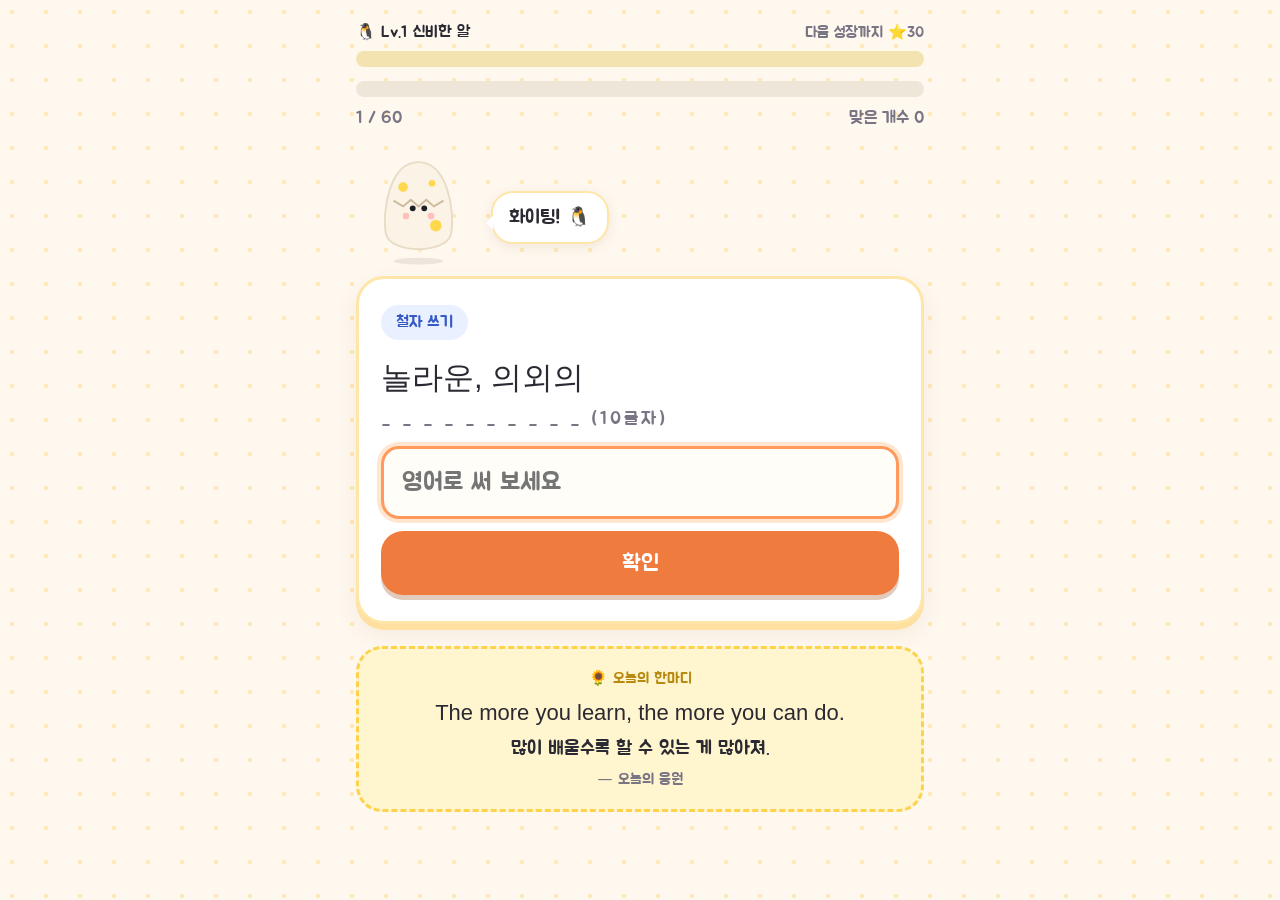
<file: q1/index.html>
<!DOCTYPE html>
<html lang="ko">
<head>
<meta charset="utf-8">
<meta name="viewport" content="width=device-width, initial-scale=1">
<title>설아 영어단어 퀴즈 1회차</title>
<link rel="stylesheet" href="../theme.css">
<style>
  :root{--bg:#fff8ef;--card:#ffffff;--ink:#2b2a33;--sub:#7a7584;--accent:#f07b3f;--accent2:#ffd36e;--ok:#2e9e6a;--okbg:#e6f6ee;--no:#d64545;--nobg:#fdeaea;--line:#efe6da}
  *{box-sizing:border-box}
  body{margin:0;background:var(--bg);color:var(--ink);font-family:"Gowun Dodum",system-ui,sans-serif;font-size:20px;line-height:1.55}
  .wrap{max-width:600px;margin:0 auto;padding:20px 16px 48px}
  h1{font-family:"Nunito","Gowun Dodum",sans-serif;font-size:24px;margin:4px 0 2px}
  .muted{color:var(--sub);font-size:16px}
  .card{background:var(--card);border-radius:22px;padding:26px 22px;box-shadow:0 6px 24px rgba(120,80,30,.08);margin-top:16px}
  .bar{height:14px;background:var(--line);border-radius:99px;overflow:hidden;margin-top:14px}
  .bar>i{display:block;height:100%;background:linear-gradient(90deg,var(--accent2),var(--accent));width:0;transition:width .3s}
  .top{display:flex;justify-content:space-between;align-items:center;font-size:17px;color:var(--sub);margin-top:8px}
  .tag{display:inline-block;font-size:16px;padding:5px 13px;border-radius:99px;background:#fff1e3;color:#b9541f;font-weight:bold}
  .tag.sp{background:#e9f0ff;color:#3559c7}
  .prompt{font-family:"Nunito","Gowun Dodum",sans-serif;font-size:44px;font-weight:800;margin:14px 0 4px;word-break:keep-all}
  .prompt.ko{font-family:"Gowun Dodum",sans-serif;font-size:31px;font-weight:700}
  .hint{color:var(--sub);font-size:18px;letter-spacing:2px;margin-bottom:12px;font-family:monospace}
  input[type=text]{width:100%;font-size:25px;padding:18px 18px;border:2px solid var(--line);border-radius:14px;outline:none;font-family:inherit;background:#fffdf9}
  input[type=text]:focus{border-color:var(--accent)}
  button{font-family:inherit;font-size:22px;font-weight:bold;border:0;border-radius:16px;padding:18px 20px;cursor:pointer;width:100%;margin-top:12px;background:var(--accent);color:#fff}
  button.ghost{background:#fff;color:var(--accent);border:2px solid var(--accent)}
  button.soft{background:#f3ece3;color:var(--ink)}
  button:disabled{opacity:.5}
  .fb{margin-top:14px;border-radius:14px;padding:14px 16px;display:none}
  .fb.ok{display:block;background:var(--okbg);color:var(--ok)}
  .fb.no{display:block;background:var(--nobg);color:var(--no)}
  .fb b{font-size:23px}
  .fb .ans{color:var(--ink);margin-top:6px}
  .score{font-family:"Nunito",sans-serif;font-size:68px;font-weight:800;text-align:center;margin:6px 0 0;color:var(--accent)}
  .center{text-align:center}
  table{width:100%;border-collapse:collapse;margin-top:12px;font-size:18px}
  th,td{text-align:left;padding:9px 6px;border-bottom:1px solid var(--line);vertical-align:top}
  th{color:var(--sub);font-weight:normal;font-size:15px}
  td.w{font-family:"Nunito",sans-serif;font-weight:800}
  td.mine{color:var(--no)}
  .copied{color:var(--ok);font-size:14px;text-align:center;margin-top:6px;min-height:20px}
  .start li{margin:4px 0}
  .row{display:flex;gap:10px}.row button{flex:1}
  .pg{display:flex;align-items:flex-end;gap:10px;margin:10px 0 -6px}
  .pg svg{width:125px;height:125px;flex:none}
  .pg.big svg{width:200px;height:200px}
  .pg.big{justify-content:center}
  .bubble{background:#fff;border-radius:18px;padding:10px 16px;box-shadow:0 3px 12px rgba(120,80,30,.1);font-size:19px;margin-bottom:22px;position:relative}
  .bubble:after{content:"";position:absolute;left:-7px;bottom:12px;border:7px solid transparent;border-right-color:#fff;border-left:0}
  .hop{animation:hop .5s ease}
  .shake{animation:shake .5s ease}
  @keyframes hop{0%,100%{transform:translateY(0)}40%{transform:translateY(-14px)}}
  @keyframes shake{0%,100%{transform:rotate(0)}25%{transform:rotate(-8deg)}75%{transform:rotate(8deg)}}
  .quote{margin-top:22px;background:#fff3c9;border-radius:20px;padding:18px 20px;text-align:center}
  .quote .lab{font-size:15px;color:#b98a12;font-weight:bold}
  .quote .en{font-family:"Nunito",sans-serif;font-weight:800;font-size:22px;margin-top:6px}
  .quote .ko{font-size:19px;margin-top:4px}
  .quote .by{font-size:15px;color:var(--sub);margin-top:4px}
  .lv{display:flex;justify-content:space-between;align-items:center;gap:8px;font-size:16px;margin-bottom:6px}
  .lv span{white-space:nowrap}
  .lv span{color:var(--sub);font-size:15px}
  .lvbar{height:12px;background:#f3e3b0;border-radius:99px;overflow:hidden;margin-bottom:14px}
  .lvbar>i{display:block;height:100%;background:linear-gradient(90deg,#ffe27a,#ffb800);transition:width .4s}
  .ov{position:fixed;inset:0;background:rgba(40,30,10,.45);display:flex;align-items:center;justify-content:center;z-index:9;padding:20px}
  .ovc{background:#fff;border-radius:26px;padding:24px 22px;text-align:center;max-width:380px;width:100%;animation:pop .4s ease}
  .lvtitle{font-size:26px;font-weight:bold;color:var(--accent)}
  .lvname{font-size:24px;font-weight:bold;margin-top:4px}
  @keyframes pop{0%{transform:scale(.6);opacity:0}100%{transform:scale(1);opacity:1}}
  .vil{margin-top:14px;padding-top:12px;border-top:1px dashed var(--line)}
  .vrow{display:flex;flex-wrap:wrap;gap:6px;margin-top:8px}.vrow div{width:56px}.vrow svg{width:100%;height:auto}
  .dex{display:grid;grid-template-columns:repeat(5,1fr);gap:8px;margin-top:12px;text-align:center;font-size:13px}
  .dx svg{width:100%;height:auto}
  .dx.lock{color:var(--sub)}
  .dx .q{aspect-ratio:120/130;display:flex;align-items:center;justify-content:center;background:#f3ece3;border-radius:14px;font-size:30px;color:#c9bca9}
  .gain{font-size:20px;font-weight:bold;color:#c98a00;margin-top:8px}
</style>
</head>
<body>
<div class="wrap">
    <div id="app"></div>
  <div class="quote" id="quote"></div>
</div>

<script>
// [단어, 품사, 정답 뜻(표시용), 인정 키워드, 출처]
const WORDS = [
 ["slime","n.","슬라임, 끈적끈적한 물질","슬라임,끈적","L4"],
 ["value","v.","가치, 소중하게 여기다","가치,소중","L4"],
 ["ancient","adj.","고대의","고대,옛날","L4"],
 ["inspire","v.","영감을 주다, 고무하다, 격려하다","영감,고무,격려","L4"],
 ["natural","adj.","자연의, 천연의","자연,천연","L4"],
 ["show off","","자랑하다, 뽐내다","자랑,뽐내,뽐냈,과시","L4"],
 ["worth","adj.","~의 가치가 있는","가치","L4"],
 ["official","n.","공무원, 관리, 임원","공무원,관리,임원","L4"],
 ["royal","adj.","왕의, 왕실의","왕의,왕실,국왕,왕족","L4"],
 ["empire","n.","제국","제국","L4"],
 ["collect","v.","모으다, 수집하다","모으,모아,모은,수집","L4"],
 ["rule","v.","통치하다, 지배하다 (n. 규칙)","통치,지배,규칙","L4"],
 ["robe","n.","예복, 가운","예복,가운","L4"],
 ["effort","n.","노력","노력","L4"],
 ["luxurious","adj.","호화로운, 사치스러운","호화,사치,고급","L4"],
 ["full","형","가득한, 완전한, 배부른","가득,완전,배부","D24"],
 ["empty","형","빈, 비어 있는","빈,비어,비었,비다","D24"],
 ["heavy","형","무거운, (양·정도가) 많은","무거,무겁","D24"],
 ["flat","형","평평한, 납작한","평평,납작","D24"],
 ["low","형/부","낮은, 낮게","낮","D24"],
 ["long","형/부","긴, 길게, 오래","긴,길게,길다,오래","D24"],
 ["new","형","새로운, 새","새,새로","D24"],
 ["open","형/동","열린, 열려 있는, 열다","열린,열려,열다,열리","D24"],
 ["wide","형/부","(폭이) 넓은, 넓게","넓","D24"],
 ["piece","명","조각, 부분, 작품","조각,부분,작품","D24"],
 ["rough","형","거친, 고르지 않은, 험한, 대략적인","거친,거칠,험한,험하,대략,고르지","D24"],
 ["hard","형","딱딱한, 단단한, 어려운, 힘든","딱딱,단단,어려,어렵,힘든,힘들","D24"],
 ["slowly","부","천천히, 느리게","천천,느리게,느릿","D24"],
 ["helpful","형","유용한, 도움이 되는","유용,도움","D24"],
 ["round","형","둥근, 원형의","둥근,둥글,원형","D24"],
 ["shape","명/동","모양, 모습, (~한) 모양으로 만들다","모양,모습,형태","D24"],
 ["sharp","형","날카로운, 예리한","날카,예리","D24"],
 ["huge","형","거대한, 엄청난","거대,엄청","D24"],
 ["tiny","형","조그마한, 아주 작은","조그마,조그만,작은,자그마","D24"],
 ["up and down","","위아래로, 좋다가 나쁘다가 하는","위아래,오르락","D24"],
 ["feature","명/동","특징, 특색, 특징을 이루다","특징,특색","D24"],
 ["wooden","형","나무로 된, 목제의","나무,목제,목재","D24"],
 ["pile","명/동","더미, 무더기, 쌓다, 포개다","더미,무더기,쌓,포개","D24"],
 ["exist","동","존재하다, 실재하다","존재,실재","D24"],
 ["object","명/동","물체, 물건, 반대하다","물체,물건,반대","D24"],
 ["valuable","형","값비싼, 고가의, 귀중한","값비,비싼,고가,귀중,소중","D24"],
 ["precious","형","귀중한, 값진","귀중,값진,값비,소중","D24"],
 ["unlike","전/형","~과 달리, 같지 않은","달리,같지,다른","D24"],
 ["stiff","형","뻣뻣한, 딱딱한","뻣뻣,딱딱","D24"],
 ["a variety of","","다양한, 여러 가지의","다양,여러","D24"],
 ["terrible","형","지독한, 심한, 끔찍한","지독,심한,심하,끔찍","D25"],
 ["awful","형","끔찍한, 무서운, 지독한, 심한","끔찍,무서,무섭,지독,심한,심하","D25"],
 ["strange","형","이상한, 낯선, 모르는","이상,낯선,낯설","D25"],
 ["wrong","형","잘못된, 틀린, 나쁜, 옳지 못한","잘못,틀린,틀리,나쁜,옳지","D25"],
 ["difficult","형","어려운, 힘든","어려,어렵,힘든,힘들","D25"],
 ["fair","형/명","공정한, 공평한, 꽤 많은, 박람회","공정,공평,상당,박람","D25"],
 ["exactly","부","정확하게, 틀림없이","정확,틀림없","D25"],
 ["loud","형","시끄러운, (소리가) 큰","시끄,큰,소리가큰","D25"],
 ["silence","명","정적, 고요, 침묵","정적,고요,침묵","D25"],
 ["usual","형","보통의, 평상시의","보통,평상,평소","D25"],
 ["especially","부","특히, 유난히","특히,유난","D25"],
 ["mood","명","기분, 감정, 분위기","기분,감정,분위기","D25"],
 ["speed","명/동","속도, 속력, 신속, 빨리 가다","속도,속력,신속,빨리","D25"],
 ["mystery","명","불가사의, 신비","불가사의,신비,미스터리","D25"],
 ["everything","대","모든 것, 모두","모든,모두","D25"],
 ["during","전","~ 동안, ~하는 중에","동안,중에","D25"],
 ["excellent","형","훌륭한, 우수한","훌륭,우수","D25"],
 ["surprising","형","놀라운, 의외의","놀라,의외","D25"],
 ["shocking","형","충격적인","충격","D25"],
 ["covered with","","~으로 뒤덮인","덮인,덮여,뒤덮,덮힌","D25"],
 ["dramatic","형","극적인","극적","D25"],
 ["suddenly","부","갑자기","갑자기,갑작","D25"],
 ["unbelievable","형","믿을 수 없는, 믿기 어려운","믿을수없,믿기어려,믿을수가없,믿기힘","D25"],
 ["ordinary","형","보통의, 평범한","보통,평범","D25"],
 ["situation","명","상황, 처지, 입장","상황,처지,입장","D25"],
 ["familiar","형","친숙한, 익숙한, 잘 알고 있는","친숙,익숙,잘알,정통","D25"],
 ["describe","동","묘사하다, 서술하다","묘사,서술,설명","D25"],
 ["among","전","~ 중에서, ~에 둘러싸여","중에서,사이,둘러싸","D25"],
 ["unfortunately","부","불행하게도, 유감스럽게도","불행,유감","D25"],
 ["in addition","","게다가, 덧붙여","게다가,덧붙,추가로","D25"]
];
const RATIO = 0.8;


const STAGES=[
 [0,"신비한 알","알 속에서 누가 자라고 있어! 단어를 맞히면 깨어나"],
 [30,"아기 펭귄","알을 깨고 아기 펭귄이 태어났어!"],
 [80,"꼬마 펭귄","뒤뚱뒤뚱 걷기 시작했어!"],
 [150,"새싹 펭귄","머리에 해바라기 꽃잎이 돋아나기 시작했어!"],
 [250,"해바라기 펭귄","해바라기 모자가 활짝 피었어!"],
 [380,"여행가 펭귄","별꽃 가방을 메고 단어 모험을 떠나!"],
 [540,"모험가 펭귄","따뜻한 목도리를 두르고 더 멀리 가 보자!"],
 [730,"박사 펭귄","동글 안경을 쓴 단어 박사가 됐어! 🤓"],
 [950,"왕관 펭귄","단어 왕 펭귄이 됐어! 👑"],
 [1200,"황금 해바라기 펭귄","전설의 황금 펭귄이 나타났어! ✨"]
];
const CYCLE=1500; // 황금 펭귄(1200) 다음 300개를 더 모으면 마을로 이사 + 새 알
const PETAL=[["#ffd84d","#f0bf2a"],["#ffb3cf","#ef8fb2"],["#a9dcff","#78bde8"],["#cdb4ff","#a98ae8"],["#ffb48a","#ee8f5d"]];
const XPKEY="seola_penguin_xp";
let memXP=0;
function getXP(){try{const v=localStorage.getItem(XPKEY);return v?+v:memXP}catch(e){return memXP}}
function setXP(v){memXP=v;try{localStorage.setItem(XPKEY,String(v))}catch(e){}}
function info(xp){const gen=Math.floor(xp/CYCLE),w=xp-gen*CYCLE;let st=0;for(let i=0;i<STAGES.length;i++)if(w>=STAGES[i][0])st=i;return{gen,st,w}}
function stageOf(xp){return info(xp).st}
function addXP(n){const b=info(getXP());setXP(getXP()+n);window.__gain=(window.__gain||0)+n;const a=info(getXP());
  if(a.gen>b.gen) window.__levelUp={st:0,gen:a.gen,newGen:true};
  else if(a.st>b.st) window.__levelUp={st:a.st,gen:a.gen};
  renderLv();}
function lvHTML(){
  const I=info(getXP()),cur=STAGES[I.st][0],nx=STAGES[I.st+1];
  const target=nx?nx[0]:CYCLE, pct=Math.round((I.w-cur)/(target-cur)*100);
  const right = nx?`다음 성장까지 ⭐${nx[0]-I.w}`:`마을 이사까지 ⭐${CYCLE-I.w}`;
  return `<div class="lv"><b>🐧 ${I.gen?`${I.gen+1}번째 친구 · `:""}Lv.${I.st+1} ${STAGES[I.st][1]}</b><span>${right}</span></div><div class="lvbar"><i style="width:${pct}%"></i></div>`;
}
function renderLv(){document.querySelectorAll(".lvbox").forEach(e=>e.innerHTML=lvHTML());}
function showLevelUp(L,cb){
  const o=document.createElement("div");o.className="ov";
  const title=L.newGen?"🏡 황금 펭귄이 펭귄 마을로 이사했어!":"🎉 펭귄이 자랐어!";
  const desc=L.newGen?`그리고 새 친구 알이 도착했어! ${L.gen+1}번째 펭귄 친구를 키워 보자 🥚`:STAGES[L.st][2];
  o.innerHTML=`<div class="ovc"><div class="lvtitle">${title}</div><div class="pg big">${penguin("happy",L.st,L.gen)}</div><div class="lvname">${L.gen?`${L.gen+1}번째 친구 · `:""}Lv.${L.st+1} ${STAGES[L.st][1]}</div><div class="muted" style="margin:6px 0 4px">${desc}</div><button id="ovok">좋아! 계속하기</button></div>`;
  document.body.appendChild(o);
  document.getElementById("ovok").onclick=()=>{o.remove();cb&&cb();};
}
function dexHTML(){
  const I=info(getXP());
  const village = I.gen ? `<div class="vil"><b>🏡 펭귄 마을</b> <span class="muted">다 키운 친구 ${I.gen}마리</span><div class="vrow">${Array.from({length:I.gen},(_,g)=>`<div>${penguin("happy",9,g)}</div>`).join("")}</div></div>` : `<div class="muted" style="margin-top:10px">Lv.10까지 키우면 황금 펭귄이 🏡펭귄 마을로 이사 가고, 새 친구 알이 생겨!</div>`;
  return `<div class="card"><b>🌻 펭귄 성장 도감</b> <span class="muted">${I.gen?`${I.gen+1}번째 친구`:""}</span><div class="dex">${STAGES.map((s,i)=>`<div class="dx ${i>I.st?"lock":""}">${i<=I.st?penguin("normal",i,I.gen):'<div class="q">?</div>'}<div>${i<=I.st?s[1]:`⭐${s[0]}`}</div></div>`).join("")}</div>${village}</div>`;
}
function penguin(mood, st, gen){
  if(st===undefined||gen===undefined){const I=info(getXP()); if(st===undefined) st=I.st; if(gen===undefined) gen=I.gen;}
  const cls = mood==="happy"?"hop":mood==="sad"?"shake":"";
  const gold = st>=9;
  const [pf0,ps0]=PETAL[0];   // 설아가 좋아하는 노란 해바라기로 고정
  const pf = gold?"#ffc21a":pf0, ps = gold?"#e0a000":ps0;
  if(st===0){
    const face = mood==="happy" ? '<path d="M50 70 q4 -4 8 0 M62 70 q4 -4 8 0" stroke="#1f1f24" stroke-width="2.5" fill="none" stroke-linecap="round"/>' : mood==="sad" ? '<circle cx="54" cy="70" r="2.5" fill="#1f1f24"/><circle cx="66" cy="70" r="2.5" fill="#1f1f24"/>' : '<circle cx="54" cy="70" r="3" fill="#1f1f24"/><circle cx="66" cy="70" r="3" fill="#1f1f24"/>';
    return `<svg viewBox="0 0 120 130" class="${cls}"><ellipse cx="60" cy="125" rx="26" ry="3.5" fill="rgba(0,0,0,.08)"/>
    <path d="M60 22 C 30 22 22 72 26 96 C 30 118 90 118 94 96 C 98 72 90 22 60 22 z" fill="#fbf3e6" stroke="#e8dcc6" stroke-width="2"/>
    <circle cx="44" cy="48" r="5" fill="${pf}"/><circle cx="78" cy="88" r="6" fill="${pf}"/><circle cx="74" cy="44" r="3.5" fill="${pf}"/>
    <path d="M34 62 l10 6 l8 -7 l8 7 l8 -7 l8 7 l10 -6" stroke="#cdbb9e" stroke-width="2" fill="none"/>
    ${face}<circle cx="47" cy="78" r="3.5" fill="#ff9e9e" opacity=".6"/><circle cx="73" cy="78" r="3.5" fill="#ff9e9e" opacity=".6"/></svg>`;
  }
  const eyes = mood==="happy"
    ? '<path d="M44 55 q4 -5 8 0" stroke="#1f1f24" stroke-width="3" fill="none" stroke-linecap="round"/><path d="M68 55 q4 -5 8 0" stroke="#1f1f24" stroke-width="3" fill="none" stroke-linecap="round"/>'
    : mood==="sad"
    ? '<circle cx="48" cy="55" r="3.8" fill="#1f1f24"/><circle cx="72" cy="55" r="3.8" fill="#1f1f24"/><path d="M43 48 l8 3 M77 48 l-8 3" stroke="#1f1f24" stroke-width="2.2" stroke-linecap="round"/><path d="M47 61 q-3 6 0 8 q3 -2 0 -8" fill="#7cc4ff"/>'
    : '<circle cx="48" cy="55" r="4.3" fill="#1f1f24"/><circle cx="72" cy="55" r="4.3" fill="#1f1f24"/><circle cx="49.4" cy="53.5" r="1.4" fill="#fff"/><circle cx="73.4" cy="53.5" r="1.4" fill="#fff"/>';
  const nose = mood==="sad" ? '<ellipse cx="60" cy="60" rx="6" ry="4" fill="#8a4a2a"/>' : '<ellipse cx="60" cy="59" rx="6.5" ry="4.5" fill="#8a4a2a"/><ellipse cx="58" cy="57.5" rx="2" ry="1" fill="#b06a45"/>';
  const mouth = mood==="happy" ? '<path d="M56 66 q4 4 8 0" stroke="#8a4a2a" stroke-width="2" fill="none" stroke-linecap="round"/>' : '';
  let petals="";
  const PR=[0,0,0,6,8,9.5,11,12,13,14][st];   // 단계별 해바라기 꽃잎 크기 (천천히 커짐)
  if(PR){ const off=22+PR*0.85; for(let i=0;i<10;i++){petals+=`<ellipse cx="60" cy="${52-off}" rx="${PR}" ry="${PR}" fill="${pf}" stroke="${ps}" stroke-width="1.2" transform="rotate(${i*36+18} 60 52)"/>`} }
  const scarf = st>=6 ? '<path d="M35 77 q25 11 50 0 l1 8 q-26 12 -52 0 z" fill="#e8574a"/><path d="M74 84 l7 17 l-9 -1 z" fill="#d94a3e"/>' : "";
  let bag="";
  if(st>=5){ let star=""; for(let i=0;i<5;i++){star+=`<ellipse cx="30" cy="85" rx="4.5" ry="6" fill="${pf}" stroke="${ps}" stroke-width="1" transform="rotate(${i*72} 30 92)"/>`}
    bag=`<path d="M84 82 L34 108" stroke="#2b2b30" stroke-width="3.2" stroke-linecap="round"/>${star}<circle cx="30" cy="92" r="4" fill="#e86a2e"/>`; }
  const glasses = st>=7 ? '<circle cx="48" cy="55" r="8.5" fill="none" stroke="#5a3b22" stroke-width="2.2"/><circle cx="72" cy="55" r="8.5" fill="none" stroke="#5a3b22" stroke-width="2.2"/><path d="M56.5 55 h7" stroke="#5a3b22" stroke-width="2.2"/>' : "";
  const crown = st>=8 ? `<path d="M46 26 l4 -14 l6 9 l4 -12 l4 12 l6 -9 l4 14 z" fill="#ffcf33" stroke="#d99a00" stroke-width="1.5" stroke-linejoin="round"/><circle cx="60" cy="20" r="2.4" fill="#ff6b8a"/>` : "";
  const glow = gold ? `<circle cx="60" cy="66" r="58" fill="url(#gl)"/><path d="M14 30 l3 7 l7 3 l-7 3 l-3 7 l-3 -7 l-7 -3 l7 -3 z M104 70 l2.5 5 l5 2.5 l-5 2.5 l-2.5 5 l-2.5 -5 l-5 -2.5 l5 -2.5 z" fill="#ffd84d"/>` : "";
  const tuft = st===1 ? '<path d="M56 24 q2 -8 4 0 q2 -8 4 0" stroke="#5f5f66" stroke-width="3" fill="none" stroke-linecap="round"/>' : "";
  const shell = st===1 ? '<path d="M28 100 l8 -8 l7 8 l8 -8 l9 8 l9 -8 l8 8 l7 -8 l8 8 q0 26 -32 26 q-32 0 -32 -26 z" fill="#fbf3e6" stroke="#e8dcc6" stroke-width="2"/>' : "";
  const scale = [1,.7,.78,.84,.88,.92,.95,.98,1,1.02][st];   // 단계별 몸 크기 (천천히 커짐)
  return `<svg viewBox="0 0 120 130" xmlns="http://www.w3.org/2000/svg" class="${cls}">
    <defs><radialGradient id="gl"><stop offset="0" stop-color="#fff2a8" stop-opacity=".9"/><stop offset="1" stop-color="#fff2a8" stop-opacity="0"/></radialGradient></defs>
    ${glow}
    <ellipse cx="60" cy="126" rx="28" ry="3.5" fill="rgba(0,0,0,.08)"/>
    <g transform="translate(60 128) scale(${scale}) translate(-60 -128)">
    <ellipse cx="49" cy="122" rx="8" ry="4" fill="#9d8f84"/><ellipse cx="71" cy="122" rx="8" ry="4" fill="#9d8f84"/>
    <path d="M30 78 q-12 10 -8 24" stroke="#d6c7b8" stroke-width="10" fill="none" stroke-linecap="round"/>
    <path d="M90 78 q12 10 8 24" stroke="#d6c7b8" stroke-width="10" fill="none" stroke-linecap="round"/>
    <path d="M32 74 q-6 48 28 47 q34 1 28 -47 z" fill="#b3a397"/>
    ${petals}${tuft}
    <circle cx="60" cy="52" r="29" fill="#5f5f66"/>
    <path d="M33 58 q0 -18 13 -22 q8 -2 14 6 q6 -8 14 -6 q13 4 13 22 q0 20 -27 20 q-27 0 -27 -20 z" fill="#fbf3e6"/>
    <circle cx="41" cy="64" r="4.5" fill="#ff9e9e" opacity=".75"/><circle cx="79" cy="64" r="4.5" fill="#ff9e9e" opacity=".75"/>
    ${eyes}${nose}${mouth}${glasses}${scarf}${bag}${crown}${shell}
    </g>
  </svg>`;
}
const CHEER=["화이팅! 🐧","할 수 있어!","천천히 생각해 봐","설아 최고!","거의 다 왔어!"];
const $app = document.getElementById("app");
let qs = [], idx = 0, results = [], answered = false, dbRef = null;

function shuffle(a){a=a.slice();for(let i=a.length-1;i>0;i--){const j=Math.floor(Math.random()*(i+1));[a[i],a[j]]=[a[j],a[i]]}return a}
function esc(s){return String(s).replace(/[&<>"']/g,c=>({"&":"&amp;","<":"&lt;",">":"&gt;",'"':"&quot;","'":"&#39;"}[c]))}
function normKo(s){return s.replace(/[\s~()（）\[\]…\.\-·'"]/g,"")}
function normEn(s){return s.toLowerCase().replace(/[’']/g,"'").replace(/\s+/g," ").trim()}

function checkMeaning(ans, keys){
  const parts = ans.split(/[,，\/、]/).map(normKo).filter(Boolean);
  const ks = keys.split(",").map(normKo);
  return parts.some(p => ks.some(k => k.length===1 ? (p===k || p===k+"의" || p.startsWith(k+"은") || p.startsWith(k+"게")) : p.includes(k)));
}

function makeQuiz(pool){
  const n = pool===WORDS ? Math.round(WORDS.length*RATIO) : pool.length;
  return shuffle(pool).slice(0,n).map(w=>({w, type: Math.random()<0.5 ? "meaning" : "spell"}));
}

function start(pool, label){
  qs = makeQuiz(pool); idx = 0; results = []; window.__label = label || "전체"; window.__gain = 0;
  renderQ();
}

function renderIntro(){
  $app.innerHTML = `
  <div class="card start">
    <p style="margin-top:0">설아야, 오늘 단어 시험이야! ✏️</p>
    <ul>
      <li>전체 <b>${WORDS.length}개</b> 단어 중 <b>${Math.round(WORDS.length*RATIO)}문제</b>가 무작위로 나와</li>
      <li><span class="tag">뜻 쓰기</span> 영어를 보고 한국어 뜻 쓰기</li>
      <li><span class="tag sp">철자 쓰기</span> 뜻을 보고 영어 철자 쓰기</li>
      <li>뜻이 여러 개면 <b>하나만</b> 맞게 써도 정답!</li>
      <li>다 풀면 결과 화면을 <b>캡처해서 아빠한테</b> 보내줘 📸</li>
    </ul>
    <button id="go">시작하기</button>
  </div>`;
  document.getElementById("go").onclick = ()=>start(WORDS,"전체");
}

function renderQ(){
  answered = false;
  const q = qs[idx], w = q.w;
  const isSp = q.type==="spell";
  const hint = isSp ? w[0].split("").map(c=>c===" "?"  ":"_").join(" ") + `  (${w[0].replace(/ /g,"").length}글자)` : (w[1]?w[1]:"");
  $app.innerHTML = `
  <div class="lvbox">${lvHTML()}</div>
  <div class="bar"><i style="width:${idx/qs.length*100}%"></i></div>
  <div class="top"><span>${idx+1} / ${qs.length}</span><span>맞은 개수 ${results.filter(r=>r.ok).length}</span></div>
  <div class="pg" id="pg">${penguin("normal")}<div class="bubble" id="bub">${CHEER[Math.floor(Math.random()*CHEER.length)]}</div></div>
  <div class="card">
    <span class="tag ${isSp?"sp":""}">${isSp?"철자 쓰기":"뜻 쓰기"}</span>
    <div class="prompt ${isSp?"ko":""}">${esc(isSp?w[2]:w[0])}</div>
    <div class="hint">${esc(hint)}</div>
    <form id="f" autocomplete="off">
      <input type="text" id="a" placeholder="${isSp?"영어로 써 보세요":"한국어 뜻을 써 보세요"}" autocapitalize="off" autocorrect="off" spellcheck="false" lang="${isSp?"en":"ko"}">
      <button id="btn" type="submit">확인</button>
    </form>
    <div class="fb" id="fb"></div>
  </div>`;
  const inp = document.getElementById("a"); inp.focus();
  document.getElementById("f").onsubmit = e=>{
    e.preventDefault();
    if(answered){ next(); return; }
    const v = inp.value.trim();
    if(!v){ inp.focus(); return; }
    const ok = isSp ? normEn(v)===normEn(w[0]) : checkMeaning(v, w[3]);
    results.push({word:w[0], meaning:w[2], type:q.type, mine:v, ok});
    answered = true; inp.readOnly = true;
    if(ok) addXP(1);
    document.getElementById("pg").innerHTML = penguin(ok?"happy":"sad") + `<div class="bubble">${ok?"정답! ⭐+1":"괜찮아, 다시 외우자!"}</div>`;
    if(window.__levelUp!==undefined){ const L=window.__levelUp; delete window.__levelUp; setTimeout(()=>showLevelUp(L,()=>{document.getElementById("pg").innerHTML=penguin("happy")+`<div class="bubble">나 자랐어! 고마워 🌻</div>`;document.getElementById("btn").focus();}),500); }
    const fb = document.getElementById("fb");
    fb.className = "fb " + (ok?"ok":"no");
    fb.innerHTML = ok
      ? `<b>정답! 🎉</b><div class="ans">${esc(w[0])} = ${esc(w[2])}</div>`
      : `<b>아쉬워요 😢</b><div class="ans">정답: <b>${esc(w[0])}</b> = ${esc(w[2])}</div>`;
    document.getElementById("btn").textContent = idx+1<qs.length ? "다음 문제 →" : "결과 보기";
    document.getElementById("btn").focus();
  };
}

function next(){ idx++; if(idx<qs.length) renderQ(); else renderResult(); }

function today(){const d=new Date();return `${d.getMonth()+1}/${d.getDate()} ${String(d.getHours()).padStart(2,"0")}:${String(d.getMinutes()).padStart(2,"0")}`}

function resultText(){
  const ok = results.filter(r=>r.ok).length, wrong = results.filter(r=>!r.ok);
  let t = `[설아 영어단어 퀴즈] ${today()} (${window.__label})\n점수: ${ok} / ${results.length} (${Math.round(ok/results.length*100)}점)\n`;
  if(wrong.length){ t += `\n틀린 단어 ${wrong.length}개\n` + wrong.map((r,i)=>`${i+1}. ${r.word} = ${r.meaning} (${r.type==="spell"?"철자":"뜻"} / 내 답: ${r.mine})`).join("\n"); }
  else t += "\n모두 맞았어요! 💯";
  const st=stageOf(getXP());
  const I2=info(getXP()); t += `\n\n🐧 펭귄: ${I2.gen?`${I2.gen+1}번째 친구 `:""}Lv.${st+1} ${STAGES[st][1]} (모은 별 ${getXP()}개, 마을 친구 ${I2.gen}마리)`;
  return t;
}

function renderResult(){
  const ok = results.filter(r=>r.ok).length, wrong = results.filter(r=>!r.ok);
  const pct = Math.round(ok/results.length*100);
  const msg = pct===100?"완벽해! 최고야 💯":pct>=80?"정말 잘했어! 👏":pct>=60?"좋아, 조금만 더! 💪":"틀린 단어만 다시 해 보자! 🔁";
  const bonus = results.length>=10 ? (10 + (pct===100?20:0)) : 3;
  addXP(bonus);
  const gain = window.__gain;
  $app.innerHTML = `
  <div class="pg big">${penguin(pct>=60?"happy":"sad")}</div>
  <div class="card center">
    <div class="muted">${today()} · ${esc(window.__label)}</div>
    <div class="score">${ok} / ${results.length}</div>
    <div style="font-size:20px;font-weight:bold">${pct}점 · ${msg}</div>
    <div class="gain">이번에 모은 별 ⭐+${gain} <span class="muted">(보너스 +${bonus})</span></div>
  </div>
  <div class="card lvbox">${lvHTML()}</div>
  ${wrong.length?`<div class="card">
    <b>틀린 단어 ${wrong.length}개</b> <span class="muted">아래 메일 버튼으로 아빠한테 보내줘</span>
    <table><tr><th>단어</th><th>정답 뜻</th><th>내 답</th></tr>
    ${wrong.map(r=>`<tr><td class="w">${esc(r.word)}</td><td>${esc(r.meaning)}</td><td class="mine">${esc(r.mine)}<br><span class="muted">${r.type==="spell"?"철자":"뜻"}</span></td></tr>`).join("")}
    </table></div>`:""}
  ${dexHTML()}
  <div class="card">
    <button id="mail">📧 아빠한테 메일 보내기</button>
    <button class="ghost" id="sms">💬 아빠한테 문자 보내기</button>
    <button class="soft" id="copy">📋 결과 복사하기</button>
    <div class="copied" id="cp"></div>
    ${wrong.length?`<button class="ghost" id="retry">틀린 단어만 다시 풀기 (${wrong.length}개)</button>`:""}
    <button class="soft" id="again">처음부터 새로 풀기</button>
  </div>`;
  document.getElementById("mail").onclick = ()=>{
    const to = atob("Y2hvaW5rdWVAZ21haWwuY29t");
    const subj = `[설아 단어퀴즈] ${window.__label} ${ok}/${results.length} (${pct}점)`;
    location.href = "mailto:" + to + "?subject=" + encodeURIComponent(subj) + "&body=" + encodeURIComponent(resultText());
    document.getElementById("cp").textContent = "메일 앱이 열리면 '보내기'를 눌러줘 📨";
    setTimeout(()=>{ if(!document.hidden) document.getElementById("cp").textContent = "메일이 안 열리면 아래 '문자 보내기'를 눌러줘 💬"; }, 1800);
  };
  document.getElementById("sms").onclick = async ()=>{
    const t = resultText();
    try{ await navigator.clipboard.writeText(t); }catch(e){}
    location.href = "sms:?body=" + encodeURIComponent(t);
    document.getElementById("cp").textContent = "문자 앱에서 받는 사람에 '아빠'를 고르고 보내줘 💬 (내용이 비어 있으면 꾹 눌러 붙여넣기)";
  };
  document.getElementById("copy").onclick = async ()=>{
    try{ await navigator.clipboard.writeText(resultText()); document.getElementById("cp").textContent="복사됐어! 문자나 메일에 꾹 눌러 붙여넣기 해서 아빠한테 보내줘 ✅"; }
    catch(e){ document.getElementById("cp").textContent="복사가 안 돼요. 화면을 캡처해서 보내주세요 📸"; }
  };
  if(wrong.length) document.getElementById("retry").onclick = ()=>{
    const pool = WORDS.filter(w=>wrong.some(r=>r.word===w[0])); start(pool,"오답 다시 풀기");
  };
  document.getElementById("again").onclick = ()=>start(WORDS,"전체");
  if(window.__levelUp!==undefined){ const L=window.__levelUp; delete window.__levelUp; setTimeout(()=>showLevelUp(L),600); }
}


const QUOTES=[
 ["Little by little, one travels far.","조금씩 조금씩 가면 멀리 갈 수 있어.","스페인 속담"],
 ["Slow and steady wins the race.","천천히 꾸준히 가는 쪽이 이겨.","이솝 우화 〈토끼와 거북이〉"],
 ["Practice makes perfect.","연습하면 완벽해져.","영어 속담"],
 ["Rome wasn't built in a day.","로마는 하루아침에 만들어지지 않았어.","영어 속담"],
 ["A journey of a thousand miles begins with a single step.","천 리 길도 한 걸음부터.","노자"],
 ["Where there's a will, there's a way.","뜻이 있는 곳에 길이 있어.","영어 속담"],
 ["Knowledge is power.","아는 것이 힘이야.","프랜시스 베이컨"],
 ["Many drops make a shower.","작은 물방울이 모여 소나기가 돼.","영어 속담"],
 ["Every day is a new chance to learn.","매일매일이 새로 배울 기회야.","오늘의 응원"],
 ["Don't put off till tomorrow what you can do today.","오늘 할 수 있는 일을 내일로 미루지 마.","영어 속담"],
 ["Constant dripping wears away the stone.","낙숫물이 바위를 뚫어.","영어 속담"],
 ["Small steps every day add up to big results.","매일의 작은 걸음이 모여 큰 결과가 돼.","오늘의 응원"],
 ["Learning is a treasure that follows its owner everywhere.","배움은 어디든 주인을 따라다니는 보물이야.","중국 속담"],
 ["It does not matter how slowly you go as long as you do not stop.","멈추지만 않는다면 얼마나 천천히 가는지는 중요하지 않아.","공자"],
 ["Today's effort is tomorrow's strength.","오늘의 노력이 내일의 힘이 돼.","오늘의 응원"],
 ["Mistakes help you learn.","틀려도 괜찮아, 틀리면서 배우는 거야.","오늘의 응원"],
 ["An hour in the morning is worth two in the evening.","아침 한 시간은 저녁 두 시간만큼 값져.","영어 속담"],
 ["Many a little makes a mickle.","티끌 모아 태산.","영어 속담"],
 ["The more you learn, the more you can do.","많이 배울수록 할 수 있는 게 많아져.","오늘의 응원"],
 ["Keep going. You are doing great!","계속 가자. 정말 잘하고 있어!","해바라기 펭귄"]
];
function showQuote(){
  const d=new Date(); const day=Math.floor((d-new Date(d.getFullYear(),0,0))/86400000);
  const q=QUOTES[day%QUOTES.length];
  document.getElementById("quote").innerHTML=`<div class="lab">🌻 오늘의 한마디</div><div class="en">${esc(q[0])}</div><div class="ko">${esc(q[1])}</div><div class="by">— ${esc(q[2])}</div>`;
}

showQuote();
start(WORDS,"1회차");
</script>
</body>
</html>
</file>
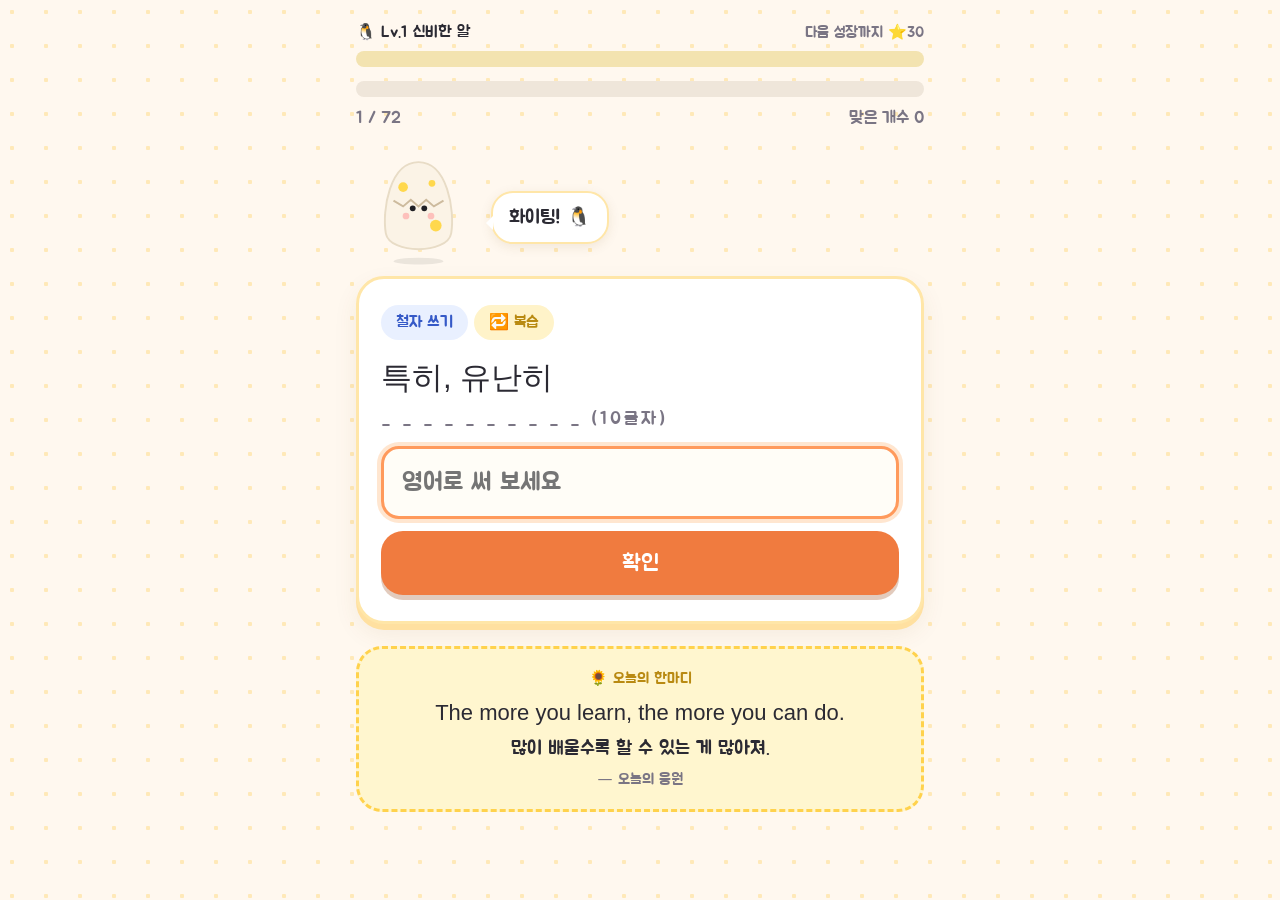
<file: q2/index.html>
<!DOCTYPE html>
<html lang="ko">
<head>
<meta charset="utf-8">
<meta name="viewport" content="width=device-width, initial-scale=1">
<title>설아 영어단어 퀴즈 2회차</title>
<link rel="stylesheet" href="../theme.css">
<style>
  :root{--bg:#fff8ef;--card:#ffffff;--ink:#2b2a33;--sub:#7a7584;--accent:#f07b3f;--accent2:#ffd36e;--ok:#2e9e6a;--okbg:#e6f6ee;--no:#d64545;--nobg:#fdeaea;--line:#efe6da}
  *{box-sizing:border-box}
  body{margin:0;background:var(--bg);color:var(--ink);font-family:"Gowun Dodum",system-ui,sans-serif;font-size:20px;line-height:1.55}
  .wrap{max-width:600px;margin:0 auto;padding:20px 16px 48px}
  h1{font-family:"Nunito","Gowun Dodum",sans-serif;font-size:24px;margin:4px 0 2px}
  .muted{color:var(--sub);font-size:16px}
  .card{background:var(--card);border-radius:22px;padding:26px 22px;box-shadow:0 6px 24px rgba(120,80,30,.08);margin-top:16px}
  .bar{height:14px;background:var(--line);border-radius:99px;overflow:hidden;margin-top:14px}
  .bar>i{display:block;height:100%;background:linear-gradient(90deg,var(--accent2),var(--accent));width:0;transition:width .3s}
  .top{display:flex;justify-content:space-between;align-items:center;font-size:17px;color:var(--sub);margin-top:8px}
  .tag{display:inline-block;font-size:16px;padding:5px 13px;border-radius:99px;background:#fff1e3;color:#b9541f;font-weight:bold}
  .tag.sp{background:#e9f0ff;color:#3559c7}
  .prompt{font-family:"Nunito","Gowun Dodum",sans-serif;font-size:44px;font-weight:800;margin:14px 0 4px;word-break:keep-all}
  .prompt.ko{font-family:"Gowun Dodum",sans-serif;font-size:31px;font-weight:700}
  .hint{color:var(--sub);font-size:18px;letter-spacing:2px;margin-bottom:12px;font-family:monospace}
  input[type=text]{width:100%;font-size:25px;padding:18px 18px;border:2px solid var(--line);border-radius:14px;outline:none;font-family:inherit;background:#fffdf9}
  input[type=text]:focus{border-color:var(--accent)}
  button{font-family:inherit;font-size:22px;font-weight:bold;border:0;border-radius:16px;padding:18px 20px;cursor:pointer;width:100%;margin-top:12px;background:var(--accent);color:#fff}
  button.ghost{background:#fff;color:var(--accent);border:2px solid var(--accent)}
  button.soft{background:#f3ece3;color:var(--ink)}
  button:disabled{opacity:.5}
  .fb{margin-top:14px;border-radius:14px;padding:14px 16px;display:none}
  .fb.ok{display:block;background:var(--okbg);color:var(--ok)}
  .fb.no{display:block;background:var(--nobg);color:var(--no)}
  .fb b{font-size:23px}
  .fb .ans{color:var(--ink);margin-top:6px}
  .score{font-family:"Nunito",sans-serif;font-size:68px;font-weight:800;text-align:center;margin:6px 0 0;color:var(--accent)}
  .center{text-align:center}
  table{width:100%;border-collapse:collapse;margin-top:12px;font-size:18px}
  th,td{text-align:left;padding:9px 6px;border-bottom:1px solid var(--line);vertical-align:top}
  th{color:var(--sub);font-weight:normal;font-size:15px}
  td.w{font-family:"Nunito",sans-serif;font-weight:800}
  td.mine{color:var(--no)}
  .copied{color:var(--ok);font-size:14px;text-align:center;margin-top:6px;min-height:20px}
  .start li{margin:4px 0}
  .row{display:flex;gap:10px}.row button{flex:1}
  .pg{display:flex;align-items:flex-end;gap:10px;margin:10px 0 -6px}
  .pg svg{width:125px;height:125px;flex:none}
  .pg.big svg{width:200px;height:200px}
  .pg.big{justify-content:center}
  .bubble{background:#fff;border-radius:18px;padding:10px 16px;box-shadow:0 3px 12px rgba(120,80,30,.1);font-size:19px;margin-bottom:22px;position:relative}
  .bubble:after{content:"";position:absolute;left:-7px;bottom:12px;border:7px solid transparent;border-right-color:#fff;border-left:0}
  .hop{animation:hop .5s ease}
  .shake{animation:shake .5s ease}
  @keyframes hop{0%,100%{transform:translateY(0)}40%{transform:translateY(-14px)}}
  @keyframes shake{0%,100%{transform:rotate(0)}25%{transform:rotate(-8deg)}75%{transform:rotate(8deg)}}
  .quote{margin-top:22px;background:#fff3c9;border-radius:20px;padding:18px 20px;text-align:center}
  .quote .lab{font-size:15px;color:#b98a12;font-weight:bold}
  .quote .en{font-family:"Nunito",sans-serif;font-weight:800;font-size:22px;margin-top:6px}
  .quote .ko{font-size:19px;margin-top:4px}
  .quote .by{font-size:15px;color:var(--sub);margin-top:4px}
  .lv{display:flex;justify-content:space-between;align-items:center;gap:8px;font-size:16px;margin-bottom:6px}
  .lv span{white-space:nowrap}
  .lv span{color:var(--sub);font-size:15px}
  .lvbar{height:12px;background:#f3e3b0;border-radius:99px;overflow:hidden;margin-bottom:14px}
  .lvbar>i{display:block;height:100%;background:linear-gradient(90deg,#ffe27a,#ffb800);transition:width .4s}
  .ov{position:fixed;inset:0;background:rgba(40,30,10,.45);display:flex;align-items:center;justify-content:center;z-index:9;padding:20px}
  .ovc{background:#fff;border-radius:26px;padding:24px 22px;text-align:center;max-width:380px;width:100%;animation:pop .4s ease}
  .lvtitle{font-size:26px;font-weight:bold;color:var(--accent)}
  .lvname{font-size:24px;font-weight:bold;margin-top:4px}
  @keyframes pop{0%{transform:scale(.6);opacity:0}100%{transform:scale(1);opacity:1}}
  .vil{margin-top:14px;padding-top:12px;border-top:1px dashed var(--line)}
  .vrow{display:flex;flex-wrap:wrap;gap:6px;margin-top:8px}.vrow div{width:56px}.vrow svg{width:100%;height:auto}
  .dex{display:grid;grid-template-columns:repeat(5,1fr);gap:8px;margin-top:12px;text-align:center;font-size:13px}
  .dx svg{width:100%;height:auto}
  .dx.lock{color:var(--sub)}
  .dx .q{aspect-ratio:120/130;display:flex;align-items:center;justify-content:center;background:#f3ece3;border-radius:14px;font-size:30px;color:#c9bca9}
  .gain{font-size:20px;font-weight:bold;color:#c98a00;margin-top:8px}
  .tag.rv{background:#fff3c9;color:#b98a12}
</style>
</head>
<body>
<div class="wrap">
    <div id="app"></div>
  <div class="quote" id="quote"></div>
</div>

<script>
// [단어, 품사, 정답 뜻(표시용), 인정 키워드, 출처]
const WORDS = [
 ["slime", "n.", "슬라임, 끈적끈적한 물질", "슬라임,끈적", "L4"],
 ["value", "v.", "가치, 소중하게 여기다", "가치,소중", "L4"],
 ["ancient", "adj.", "고대의", "고대,옛날", "L4"],
 ["inspire", "v.", "영감을 주다, 고무하다, 격려하다", "영감,고무,격려", "L4"],
 ["natural", "adj.", "자연의, 천연의", "자연,천연", "L4"],
 ["show off", "", "자랑하다, 뽐내다", "자랑,뽐내,뽐냈,과시", "L4"],
 ["worth", "adj.", "~의 가치가 있는", "가치", "L4"],
 ["official", "n.", "공무원, 관리, 임원", "공무원,관리,임원", "L4"],
 ["royal", "adj.", "왕의, 왕실의", "왕의,왕실,국왕,왕족", "L4"],
 ["empire", "n.", "제국", "제국", "L4"],
 ["collect", "v.", "모으다, 수집하다", "모으,모아,모은,수집", "L4"],
 ["rule", "v.", "통치하다, 지배하다 (n. 규칙)", "통치,지배,규칙", "L4"],
 ["robe", "n.", "예복, 가운", "예복,가운", "L4"],
 ["effort", "n.", "노력", "노력", "L4"],
 ["luxurious", "adj.", "호화로운, 사치스러운", "호화,사치,고급", "L4"],
 ["musician", "명", "음악가", "음악가,뮤지션", "D22"],
 ["painter", "명", "화가, 페인트공", "화가,페인트", "D22"],
 ["artwork", "명", "예술품, 삽화", "예술품,미술품,작품,삽화", "D22"],
 ["museum", "명", "박물관, 미술관", "박물관,미술관", "D22"],
 ["theater", "명", "극장", "극장", "D22"],
 ["stage", "명", "무대, 단계, 시기", "무대,단계,시기", "D22"],
 ["opera", "명", "오페라, 가극", "오페라,가극", "D22"],
 ["scene", "명", "장면, 현장", "장면,현장", "D22"],
 ["admire", "동", "감탄하다, 존경하다", "감탄,존경", "D22"],
 ["newspaper", "명", "신문, 신문지", "신문", "D22"],
 ["article", "명", "기사, 글", "기사,글", "D22"],
 ["popular", "형", "인기 있는, 대중적인", "인기,대중", "D22"],
 ["well-known", "형", "유명한, 잘 알려진", "유명,잘알려,알려진", "D22"],
 ["perfect", "형", "완벽한, 완전한", "완벽,완전", "D22"],
 ["series", "명", "시리즈, 연속물, 연속, 일련", "시리즈,연속,일련", "D22"],
 ["create", "동", "만들다, 창조하다, 창작하다", "만들,창조,창작", "D22"],
 ["rhythm", "명", "리듬, 박자", "리듬,박자", "D22"],
 ["statue", "명", "조각상, 상", "조각상,조각,동상,상", "D22"],
 ["parade", "명", "행진, 퍼레이드", "행진,퍼레이드", "D22"],
 ["laugh at", "", "~을 비웃다, 놀리다", "비웃,놀리,놀려", "D22"],
 ["poem", "명", "시, 운문", "시,운문,동시", "D22"],
 ["audience", "명", "청중, 관객", "청중,관객", "D22"],
 ["performance", "명", "공연, 수행, 연기, 연주", "공연,수행,연기,연주", "D22"],
 ["instrument", "명", "악기, 도구, 기구", "악기,도구,기구", "D22"],
 ["shoot", "동", "촬영하다, 발사하다, 공을 차다", "촬영,발사,슛,쏘,차다,공을차", "D22"],
 ["artificial", "형", "인공의, 인조의", "인공,인조", "D22"],
 ["publish", "동", "출판하다, 발행하다", "출판,발행", "D22"],
 ["exhibit", "동", "전시하다", "전시", "D22"],
 ["harmony", "명", "화음, 화성, 조화, 화합", "화음,화성,조화,화합", "D22"],
 ["deal with", "", "~을 다루다, 처리하다", "다루,다뤄,처리", "D22"],
 ["party", "명", "파티, 모임, 정당", "파티,모임,정당", "D23"],
 ["event", "명", "행사, 사건, 일", "행사,사건,이벤트,일", "D23"],
 ["festival", "명", "축제", "축제,페스티벌", "D23"],
 ["balloon", "명", "풍선, 열기구", "풍선,열기구", "D23"],
 ["candle", "명", "양초, 초", "양초,초,촛불", "D23"],
 ["card", "명", "카드, 엽서", "카드,엽서", "D23"],
 ["celebrate", "동", "기념하다, 축하하다", "기념,축하", "D23"],
 ["ring", "명/동", "반지, 고리, (종·벨 등이) 울리다", "반지,고리,울리,울려,링", "D23"],
 ["wedding", "명", "결혼식, 혼례", "결혼,혼례,웨딩", "D23"],
 ["honeymoon", "명", "신혼여행", "신혼여행,신혼,허니문", "D23"],
 ["trick", "명/동", "재주, 속임수, 장난, 속이다", "재주,속임,장난,속이,묘기,트릭", "D23"],
 ["witch", "명", "마녀", "마녀", "D23"],
 ["wish", "동/명", "기원하다, 빌다, 바라다, 소망", "기원,빌다,빌어,바라,바람,소망,소원", "D23"],
 ["birth", "명", "출생, 탄생, 출산", "출생,탄생,출산", "D23"],
 ["vacation", "명", "방학, 휴가", "방학,휴가", "D23"],
 ["prepare", "동", "준비하다, 대비하다", "준비,대비", "D23"],
 ["special", "형", "특별한, 고유의, 독특한", "특별,고유,독특", "D23"],
 ["host", "동/명", "주최하다, 열다, 주인, 주최자", "주최,열다,주인,호스트", "D23"],
 ["guest", "명", "손님, 객", "손님,객,방문객", "D23"],
 ["cheer up", "", "격려하다, 기운을 내다", "격려,기운,힘내,응원", "D23"],
 ["stuff", "명", "물건, 것", "물건,것,물품", "D23"],
 ["launch", "동/명", "시작하다, 착수하다, 출시, 개시", "시작,착수,출시,개시", "D23"],
 ["graduate", "동/명", "졸업하다, 졸업생", "졸업", "D23"],
 ["arrange", "동", "준비하다, 마련하다, 정리하다, 배열하다", "준비,마련,정리,배열", "D23"],
 ["crowded", "형", "붐비는, 복잡한", "붐비,붐빈,복잡,사람이많", "D23"],
 ["riddle", "명", "수수께끼", "수수께끼,퀴즈", "D23"],
 ["decorate", "동", "장식하다, 꾸미다", "장식,꾸미,꾸며", "D23"],
 ["congratulation", "명", "축하, 축하 인사", "축하", "D23"],
 ["thankful", "형", "감사하는, 고맙게 여기는", "감사,고맙,고마", "D23"],
 ["look forward to", "", "~을 기대하다, 고대하다", "기대,고대", "D23"],
 ["among", "전", "~ 중에서, ~에 둘러싸여", "중에서,사이,둘러싸", "복습"],
 ["valuable", "형", "값비싼, 고가의, 귀중한", "값비,비싼,고가,귀중,소중", "복습"],
 ["ordinary", "형", "보통의, 평범한", "보통,평범", "복습"],
 ["especially", "부", "특히, 유난히", "특히,유난", "복습"],
 ["unbelievable", "형", "믿을 수 없는, 믿기 어려운", "믿을수없,믿기어려,믿을수가없,믿기힘", "복습"],
 ["dramatic", "형", "극적인", "극적", "복습"],
 ["precious", "형", "귀중한, 값진", "귀중,값진,값비,소중", "복습"],
 ["feature", "명/동", "특징, 특색, 특징을 이루다", "특징,특색", "복습"],
 ["exactly", "부", "정확하게, 틀림없이", "정확,틀림없", "복습"]
];
// 2회차 고정 문제 (새 단어 60개 + 지난 회차 틀린 단어 12개). 순서만 매번 섞임
const FIXED = [["cheer up", "meaning"], ["crowded", "spell"], ["create", "spell"], ["ancient", "meaning"], ["poem", "spell"], ["vacation", "spell"], ["candle", "meaning"], ["empire", "meaning"], ["instrument", "meaning"], ["publish", "spell"], ["natural", "spell"], ["event", "spell"], ["party", "meaning"], ["effort", "spell"], ["arrange", "spell"], ["opera", "meaning"], ["value", "spell"], ["stuff", "meaning"], ["laugh at", "spell"], ["riddle", "meaning"], ["newspaper", "spell"], ["scene", "meaning"], ["launch", "spell"], ["ring", "meaning"], ["painter", "spell"], ["look forward to", "meaning"], ["slime", "spell"], ["artwork", "spell"], ["festival", "spell"], ["parade", "spell"], ["prepare", "spell"], ["robe", "spell"], ["admire", "spell"], ["well-known", "spell"], ["balloon", "spell"], ["deal with", "spell"], ["collect", "spell"], ["performance", "meaning"], ["exhibit", "meaning"], ["card", "spell"], ["trick", "spell"], ["thankful", "spell"], ["congratulation", "meaning"], ["celebrate", "meaning"], ["decorate", "spell"], ["witch", "spell"], ["perfect", "spell"], ["guest", "spell"], ["wedding", "meaning"], ["graduate", "meaning"], ["theater", "meaning"], ["rule", "spell"], ["birth", "meaning"], ["article", "meaning"], ["special", "spell"], ["artificial", "meaning"], ["statue", "meaning"], ["wish", "spell"], ["popular", "spell"], ["host", "spell"], ["among", "spell"], ["valuable", "spell"], ["inspire", "meaning"], ["ordinary", "meaning"], ["luxurious", "spell"], ["especially", "spell"], ["unbelievable", "spell"], ["dramatic", "spell"], ["worth", "spell"], ["precious", "meaning"], ["feature", "spell"], ["exactly", "meaning"]];
const REVIEW = new Set(["among", "valuable", "inspire", "ordinary", "luxurious", "especially", "unbelievable", "dramatic", "worth", "precious", "feature", "exactly"]);
const BYWORD = Object.fromEntries(WORDS.map(w=>[w[0],w]));
const RATIO = 0.8;


const STAGES=[
 [0,"신비한 알","알 속에서 누가 자라고 있어! 단어를 맞히면 깨어나"],
 [30,"아기 펭귄","알을 깨고 아기 펭귄이 태어났어!"],
 [80,"꼬마 펭귄","뒤뚱뒤뚱 걷기 시작했어!"],
 [150,"새싹 펭귄","머리에 해바라기 꽃잎이 돋아나기 시작했어!"],
 [250,"해바라기 펭귄","해바라기 모자가 활짝 피었어!"],
 [380,"여행가 펭귄","별꽃 가방을 메고 단어 모험을 떠나!"],
 [540,"모험가 펭귄","따뜻한 목도리를 두르고 더 멀리 가 보자!"],
 [730,"박사 펭귄","동글 안경을 쓴 단어 박사가 됐어! 🤓"],
 [950,"왕관 펭귄","단어 왕 펭귄이 됐어! 👑"],
 [1200,"황금 해바라기 펭귄","전설의 황금 펭귄이 나타났어! ✨"]
];
const CYCLE=1500; // 황금 펭귄(1200) 다음 300개를 더 모으면 마을로 이사 + 새 알
const PETAL=[["#ffd84d","#f0bf2a"],["#ffb3cf","#ef8fb2"],["#a9dcff","#78bde8"],["#cdb4ff","#a98ae8"],["#ffb48a","#ee8f5d"]];
const XPKEY="seola_penguin_xp";
let memXP=0;
function getXP(){try{const v=localStorage.getItem(XPKEY);return v?+v:memXP}catch(e){return memXP}}
function setXP(v){memXP=v;try{localStorage.setItem(XPKEY,String(v))}catch(e){}}
function info(xp){const gen=Math.floor(xp/CYCLE),w=xp-gen*CYCLE;let st=0;for(let i=0;i<STAGES.length;i++)if(w>=STAGES[i][0])st=i;return{gen,st,w}}
function stageOf(xp){return info(xp).st}
function addXP(n){const b=info(getXP());setXP(getXP()+n);window.__gain=(window.__gain||0)+n;const a=info(getXP());
  if(a.gen>b.gen) window.__levelUp={st:0,gen:a.gen,newGen:true};
  else if(a.st>b.st) window.__levelUp={st:a.st,gen:a.gen};
  renderLv();}
function lvHTML(){
  const I=info(getXP()),cur=STAGES[I.st][0],nx=STAGES[I.st+1];
  const target=nx?nx[0]:CYCLE, pct=Math.round((I.w-cur)/(target-cur)*100);
  const right = nx?`다음 성장까지 ⭐${nx[0]-I.w}`:`마을 이사까지 ⭐${CYCLE-I.w}`;
  return `<div class="lv"><b>🐧 ${I.gen?`${I.gen+1}번째 친구 · `:""}Lv.${I.st+1} ${STAGES[I.st][1]}</b><span>${right}</span></div><div class="lvbar"><i style="width:${pct}%"></i></div>`;
}
function renderLv(){document.querySelectorAll(".lvbox").forEach(e=>e.innerHTML=lvHTML());}
function showLevelUp(L,cb){
  const o=document.createElement("div");o.className="ov";
  const title=L.newGen?"🏡 황금 펭귄이 펭귄 마을로 이사했어!":"🎉 펭귄이 자랐어!";
  const desc=L.newGen?`그리고 새 친구 알이 도착했어! ${L.gen+1}번째 펭귄 친구를 키워 보자 🥚`:STAGES[L.st][2];
  o.innerHTML=`<div class="ovc"><div class="lvtitle">${title}</div><div class="pg big">${penguin("happy",L.st,L.gen)}</div><div class="lvname">${L.gen?`${L.gen+1}번째 친구 · `:""}Lv.${L.st+1} ${STAGES[L.st][1]}</div><div class="muted" style="margin:6px 0 4px">${desc}</div><button id="ovok">좋아! 계속하기</button></div>`;
  document.body.appendChild(o);
  document.getElementById("ovok").onclick=()=>{o.remove();cb&&cb();};
}
function dexHTML(){
  const I=info(getXP());
  const village = I.gen ? `<div class="vil"><b>🏡 펭귄 마을</b> <span class="muted">다 키운 친구 ${I.gen}마리</span><div class="vrow">${Array.from({length:I.gen},(_,g)=>`<div>${penguin("happy",9,g)}</div>`).join("")}</div></div>` : `<div class="muted" style="margin-top:10px">Lv.10까지 키우면 황금 펭귄이 🏡펭귄 마을로 이사 가고, 새 친구 알이 생겨!</div>`;
  return `<div class="card"><b>🌻 펭귄 성장 도감</b> <span class="muted">${I.gen?`${I.gen+1}번째 친구`:""}</span><div class="dex">${STAGES.map((s,i)=>`<div class="dx ${i>I.st?"lock":""}">${i<=I.st?penguin("normal",i,I.gen):'<div class="q">?</div>'}<div>${i<=I.st?s[1]:`⭐${s[0]}`}</div></div>`).join("")}</div>${village}</div>`;
}
function penguin(mood, st, gen){
  if(st===undefined||gen===undefined){const I=info(getXP()); if(st===undefined) st=I.st; if(gen===undefined) gen=I.gen;}
  const cls = mood==="happy"?"hop":mood==="sad"?"shake":"";
  const gold = st>=9;
  const [pf0,ps0]=PETAL[0];   // 설아가 좋아하는 노란 해바라기로 고정
  const pf = gold?"#ffc21a":pf0, ps = gold?"#e0a000":ps0;
  if(st===0){
    const face = mood==="happy" ? '<path d="M50 70 q4 -4 8 0 M62 70 q4 -4 8 0" stroke="#1f1f24" stroke-width="2.5" fill="none" stroke-linecap="round"/>' : mood==="sad" ? '<circle cx="54" cy="70" r="2.5" fill="#1f1f24"/><circle cx="66" cy="70" r="2.5" fill="#1f1f24"/>' : '<circle cx="54" cy="70" r="3" fill="#1f1f24"/><circle cx="66" cy="70" r="3" fill="#1f1f24"/>';
    return `<svg viewBox="0 0 120 130" class="${cls}"><ellipse cx="60" cy="125" rx="26" ry="3.5" fill="rgba(0,0,0,.08)"/>
    <path d="M60 22 C 30 22 22 72 26 96 C 30 118 90 118 94 96 C 98 72 90 22 60 22 z" fill="#fbf3e6" stroke="#e8dcc6" stroke-width="2"/>
    <circle cx="44" cy="48" r="5" fill="${pf}"/><circle cx="78" cy="88" r="6" fill="${pf}"/><circle cx="74" cy="44" r="3.5" fill="${pf}"/>
    <path d="M34 62 l10 6 l8 -7 l8 7 l8 -7 l8 7 l10 -6" stroke="#cdbb9e" stroke-width="2" fill="none"/>
    ${face}<circle cx="47" cy="78" r="3.5" fill="#ff9e9e" opacity=".6"/><circle cx="73" cy="78" r="3.5" fill="#ff9e9e" opacity=".6"/></svg>`;
  }
  const eyes = mood==="happy"
    ? '<path d="M44 55 q4 -5 8 0" stroke="#1f1f24" stroke-width="3" fill="none" stroke-linecap="round"/><path d="M68 55 q4 -5 8 0" stroke="#1f1f24" stroke-width="3" fill="none" stroke-linecap="round"/>'
    : mood==="sad"
    ? '<circle cx="48" cy="55" r="3.8" fill="#1f1f24"/><circle cx="72" cy="55" r="3.8" fill="#1f1f24"/><path d="M43 48 l8 3 M77 48 l-8 3" stroke="#1f1f24" stroke-width="2.2" stroke-linecap="round"/><path d="M47 61 q-3 6 0 8 q3 -2 0 -8" fill="#7cc4ff"/>'
    : '<circle cx="48" cy="55" r="4.3" fill="#1f1f24"/><circle cx="72" cy="55" r="4.3" fill="#1f1f24"/><circle cx="49.4" cy="53.5" r="1.4" fill="#fff"/><circle cx="73.4" cy="53.5" r="1.4" fill="#fff"/>';
  const nose = mood==="sad" ? '<ellipse cx="60" cy="60" rx="6" ry="4" fill="#8a4a2a"/>' : '<ellipse cx="60" cy="59" rx="6.5" ry="4.5" fill="#8a4a2a"/><ellipse cx="58" cy="57.5" rx="2" ry="1" fill="#b06a45"/>';
  const mouth = mood==="happy" ? '<path d="M56 66 q4 4 8 0" stroke="#8a4a2a" stroke-width="2" fill="none" stroke-linecap="round"/>' : '';
  let petals="";
  const PR=[0,0,0,6,8,9.5,11,12,13,14][st];   // 단계별 해바라기 꽃잎 크기 (천천히 커짐)
  if(PR){ const off=22+PR*0.85; for(let i=0;i<10;i++){petals+=`<ellipse cx="60" cy="${52-off}" rx="${PR}" ry="${PR}" fill="${pf}" stroke="${ps}" stroke-width="1.2" transform="rotate(${i*36+18} 60 52)"/>`} }
  const scarf = st>=6 ? '<path d="M35 77 q25 11 50 0 l1 8 q-26 12 -52 0 z" fill="#e8574a"/><path d="M74 84 l7 17 l-9 -1 z" fill="#d94a3e"/>' : "";
  let bag="";
  if(st>=5){ let star=""; for(let i=0;i<5;i++){star+=`<ellipse cx="30" cy="85" rx="4.5" ry="6" fill="${pf}" stroke="${ps}" stroke-width="1" transform="rotate(${i*72} 30 92)"/>`}
    bag=`<path d="M84 82 L34 108" stroke="#2b2b30" stroke-width="3.2" stroke-linecap="round"/>${star}<circle cx="30" cy="92" r="4" fill="#e86a2e"/>`; }
  const glasses = st>=7 ? '<circle cx="48" cy="55" r="8.5" fill="none" stroke="#5a3b22" stroke-width="2.2"/><circle cx="72" cy="55" r="8.5" fill="none" stroke="#5a3b22" stroke-width="2.2"/><path d="M56.5 55 h7" stroke="#5a3b22" stroke-width="2.2"/>' : "";
  const crown = st>=8 ? `<path d="M46 26 l4 -14 l6 9 l4 -12 l4 12 l6 -9 l4 14 z" fill="#ffcf33" stroke="#d99a00" stroke-width="1.5" stroke-linejoin="round"/><circle cx="60" cy="20" r="2.4" fill="#ff6b8a"/>` : "";
  const glow = gold ? `<circle cx="60" cy="66" r="58" fill="url(#gl)"/><path d="M14 30 l3 7 l7 3 l-7 3 l-3 7 l-3 -7 l-7 -3 l7 -3 z M104 70 l2.5 5 l5 2.5 l-5 2.5 l-2.5 5 l-2.5 -5 l-5 -2.5 l5 -2.5 z" fill="#ffd84d"/>` : "";
  const tuft = st===1 ? '<path d="M56 24 q2 -8 4 0 q2 -8 4 0" stroke="#5f5f66" stroke-width="3" fill="none" stroke-linecap="round"/>' : "";
  const shell = st===1 ? '<path d="M28 100 l8 -8 l7 8 l8 -8 l9 8 l9 -8 l8 8 l7 -8 l8 8 q0 26 -32 26 q-32 0 -32 -26 z" fill="#fbf3e6" stroke="#e8dcc6" stroke-width="2"/>' : "";
  const scale = [1,.7,.78,.84,.88,.92,.95,.98,1,1.02][st];   // 단계별 몸 크기 (천천히 커짐)
  return `<svg viewBox="0 0 120 130" xmlns="http://www.w3.org/2000/svg" class="${cls}">
    <defs><radialGradient id="gl"><stop offset="0" stop-color="#fff2a8" stop-opacity=".9"/><stop offset="1" stop-color="#fff2a8" stop-opacity="0"/></radialGradient></defs>
    ${glow}
    <ellipse cx="60" cy="126" rx="28" ry="3.5" fill="rgba(0,0,0,.08)"/>
    <g transform="translate(60 128) scale(${scale}) translate(-60 -128)">
    <ellipse cx="49" cy="122" rx="8" ry="4" fill="#9d8f84"/><ellipse cx="71" cy="122" rx="8" ry="4" fill="#9d8f84"/>
    <path d="M30 78 q-12 10 -8 24" stroke="#d6c7b8" stroke-width="10" fill="none" stroke-linecap="round"/>
    <path d="M90 78 q12 10 8 24" stroke="#d6c7b8" stroke-width="10" fill="none" stroke-linecap="round"/>
    <path d="M32 74 q-6 48 28 47 q34 1 28 -47 z" fill="#b3a397"/>
    ${petals}${tuft}
    <circle cx="60" cy="52" r="29" fill="#5f5f66"/>
    <path d="M33 58 q0 -18 13 -22 q8 -2 14 6 q6 -8 14 -6 q13 4 13 22 q0 20 -27 20 q-27 0 -27 -20 z" fill="#fbf3e6"/>
    <circle cx="41" cy="64" r="4.5" fill="#ff9e9e" opacity=".75"/><circle cx="79" cy="64" r="4.5" fill="#ff9e9e" opacity=".75"/>
    ${eyes}${nose}${mouth}${glasses}${scarf}${bag}${crown}${shell}
    </g>
  </svg>`;
}
const CHEER=["화이팅! 🐧","할 수 있어!","천천히 생각해 봐","설아 최고!","거의 다 왔어!"];
const $app = document.getElementById("app");
let qs = [], idx = 0, results = [], answered = false, dbRef = null;

function shuffle(a){a=a.slice();for(let i=a.length-1;i>0;i--){const j=Math.floor(Math.random()*(i+1));[a[i],a[j]]=[a[j],a[i]]}return a}
function esc(s){return String(s).replace(/[&<>"']/g,c=>({"&":"&amp;","<":"&lt;",">":"&gt;",'"':"&quot;","'":"&#39;"}[c]))}
function normKo(s){return s.replace(/[\s~()（）\[\]…\.\-·'"]/g,"")}
function normEn(s){return s.toLowerCase().replace(/[’']/g,"'").replace(/\s+/g," ").trim()}

function checkMeaning(ans, keys){
  const parts = ans.split(/[,，\/、]/).map(normKo).filter(Boolean);
  const ks = keys.split(",").map(normKo);
  return parts.some(p => ks.some(k => k.length===1 ? (p===k || p===k+"의" || p.startsWith(k+"은") || p.startsWith(k+"게")) : p.includes(k)));
}

function makeQuiz(pool){
  if(pool===WORDS) return shuffle(FIXED.map(([w,t])=>({w:BYWORD[w], type:t})));
  return shuffle(pool.map(p=>({w:BYWORD[p.word], type:p.type})));
}

function start(pool, label){
  qs = makeQuiz(pool); idx = 0; results = []; window.__label = label || "전체"; window.__gain = 0;
  renderQ();
}

function renderIntro(){
  $app.innerHTML = `
  <div class="card start">
    <p style="margin-top:0">설아야, 오늘 단어 시험이야! ✏️</p>
    <ul>
      <li>전체 <b>${WORDS.length}개</b> 단어 중 <b>${Math.round(WORDS.length*RATIO)}문제</b>가 무작위로 나와</li>
      <li><span class="tag">뜻 쓰기</span> 영어를 보고 한국어 뜻 쓰기</li>
      <li><span class="tag sp">철자 쓰기</span> 뜻을 보고 영어 철자 쓰기</li>
      <li>뜻이 여러 개면 <b>하나만</b> 맞게 써도 정답!</li>
      <li>다 풀면 결과 화면을 <b>캡처해서 아빠한테</b> 보내줘 📸</li>
    </ul>
    <button id="go">시작하기</button>
  </div>`;
  document.getElementById("go").onclick = ()=>start(WORDS,"2회차");
}

function renderQ(){
  answered = false;
  const q = qs[idx], w = q.w;
  const isSp = q.type==="spell";
  const hint = isSp ? w[0].split("").map(c=>c===" "?"  ":/[a-z]/i.test(c)?"_":c).join(" ") + `  (${w[0].replace(/[^a-z]/gi,"").length}글자)` : (w[1]?w[1]:"");
  $app.innerHTML = `
  <div class="lvbox">${lvHTML()}</div>
  <div class="bar"><i style="width:${idx/qs.length*100}%"></i></div>
  <div class="top"><span>${idx+1} / ${qs.length}</span><span>맞은 개수 ${results.filter(r=>r.ok).length}</span></div>
  <div class="pg" id="pg">${penguin("normal")}<div class="bubble" id="bub">${CHEER[Math.floor(Math.random()*CHEER.length)]}</div></div>
  <div class="card">
    <span class="tag ${isSp?"sp":""}">${isSp?"철자 쓰기":"뜻 쓰기"}</span>${REVIEW.has(w[0])?' <span class="tag rv">🔁 복습</span>':""}
    <div class="prompt ${isSp?"ko":""}">${esc(isSp?w[2]:w[0])}</div>
    <div class="hint">${esc(hint)}</div>
    <form id="f" autocomplete="off">
      <input type="text" id="a" placeholder="${isSp?"영어로 써 보세요":"한국어 뜻을 써 보세요"}" autocapitalize="off" autocorrect="off" spellcheck="false" lang="${isSp?"en":"ko"}">
      <button id="btn" type="submit">확인</button>
    </form>
    <div class="fb" id="fb"></div>
  </div>`;
  const inp = document.getElementById("a"); inp.focus();
  document.getElementById("f").onsubmit = e=>{
    e.preventDefault();
    if(answered){ next(); return; }
    const v = inp.value.trim();
    if(!v){ inp.focus(); return; }
    const ok = isSp ? normEn(v)===normEn(w[0]) : checkMeaning(v, w[3]);
    results.push({word:w[0], meaning:w[2], type:q.type, mine:v, ok});
    answered = true; inp.readOnly = true;
    if(ok) addXP(1);
    document.getElementById("pg").innerHTML = penguin(ok?"happy":"sad") + `<div class="bubble">${ok?"정답! ⭐+1":"괜찮아, 다시 외우자!"}</div>`;
    if(window.__levelUp!==undefined){ const L=window.__levelUp; delete window.__levelUp; setTimeout(()=>showLevelUp(L,()=>{document.getElementById("pg").innerHTML=penguin("happy")+`<div class="bubble">나 자랐어! 고마워 🌻</div>`;document.getElementById("btn").focus();}),500); }
    const fb = document.getElementById("fb");
    fb.className = "fb " + (ok?"ok":"no");
    fb.innerHTML = ok
      ? `<b>정답! 🎉</b><div class="ans">${esc(w[0])} = ${esc(w[2])}</div>`
      : `<b>아쉬워요 😢</b><div class="ans">정답: <b>${esc(w[0])}</b> = ${esc(w[2])}</div>`;
    document.getElementById("btn").textContent = idx+1<qs.length ? "다음 문제 →" : "결과 보기";
    document.getElementById("btn").focus();
  };
}

function next(){ idx++; if(idx<qs.length) renderQ(); else renderResult(); }

function today(){const d=new Date();return `${d.getMonth()+1}/${d.getDate()} ${String(d.getHours()).padStart(2,"0")}:${String(d.getMinutes()).padStart(2,"0")}`}

function resultText(){
  const ok = results.filter(r=>r.ok).length, wrong = results.filter(r=>!r.ok);
  let t = `[설아 영어단어 퀴즈] ${today()} (${window.__label})\n점수: ${ok} / ${results.length} (${Math.round(ok/results.length*100)}점)\n`;
  if(wrong.length){ t += `\n틀린 단어 ${wrong.length}개\n` + wrong.map((r,i)=>`${i+1}. ${r.word} = ${r.meaning} (${r.type==="spell"?"철자":"뜻"} / 내 답: ${r.mine})`).join("\n"); }
  else t += "\n모두 맞았어요! 💯";
  const st=stageOf(getXP());
  const I2=info(getXP()); t += `\n\n🐧 펭귄: ${I2.gen?`${I2.gen+1}번째 친구 `:""}Lv.${st+1} ${STAGES[st][1]} (모은 별 ${getXP()}개, 마을 친구 ${I2.gen}마리)`;
  return t;
}

function renderResult(){
  const ok = results.filter(r=>r.ok).length, wrong = results.filter(r=>!r.ok);
  const pct = Math.round(ok/results.length*100);
  const msg = pct===100?"완벽해! 최고야 💯":pct>=80?"정말 잘했어! 👏":pct>=60?"좋아, 조금만 더! 💪":"틀린 단어만 다시 해 보자! 🔁";
  const bonus = results.length>=10 ? (10 + (pct===100?20:0)) : 3;
  addXP(bonus);
  const gain = window.__gain;
  $app.innerHTML = `
  <div class="pg big">${penguin(pct>=60?"happy":"sad")}</div>
  <div class="card center">
    <div class="muted">${today()} · ${esc(window.__label)}</div>
    <div class="score">${ok} / ${results.length}</div>
    <div style="font-size:20px;font-weight:bold">${pct}점 · ${msg}</div>
    <div class="gain">이번에 모은 별 ⭐+${gain} <span class="muted">(보너스 +${bonus})</span></div>
  </div>
  <div class="card lvbox">${lvHTML()}</div>
  ${wrong.length?`<div class="card">
    <b>틀린 단어 ${wrong.length}개</b> <span class="muted">아래 메일 버튼으로 아빠한테 보내줘</span>
    <table><tr><th>단어</th><th>정답 뜻</th><th>내 답</th></tr>
    ${wrong.map(r=>`<tr><td class="w">${esc(r.word)}</td><td>${esc(r.meaning)}</td><td class="mine">${esc(r.mine)}<br><span class="muted">${r.type==="spell"?"철자":"뜻"}</span></td></tr>`).join("")}
    </table></div>`:""}
  ${dexHTML()}
  <div class="card">
    <button id="mail">📧 아빠한테 메일 보내기</button>
    <button class="ghost" id="sms">💬 아빠한테 문자 보내기</button>
    <button class="soft" id="copy">📋 결과 복사하기</button>
    <div class="copied" id="cp"></div>
    ${wrong.length?`<button class="ghost" id="retry">틀린 단어만 다시 풀기 (${wrong.length}개)</button>`:""}
    <button class="soft" id="again">처음부터 새로 풀기</button>
  </div>`;
  document.getElementById("mail").onclick = ()=>{
    const to = atob("Y2hvaW5rdWVAZ21haWwuY29t");
    const subj = `[설아 단어퀴즈] ${window.__label} ${ok}/${results.length} (${pct}점)`;
    location.href = "mailto:" + to + "?subject=" + encodeURIComponent(subj) + "&body=" + encodeURIComponent(resultText());
    document.getElementById("cp").textContent = "메일 앱이 열리면 '보내기'를 눌러줘 📨";
    setTimeout(()=>{ if(!document.hidden) document.getElementById("cp").textContent = "메일이 안 열리면 아래 '문자 보내기'를 눌러줘 💬"; }, 1800);
  };
  document.getElementById("sms").onclick = async ()=>{
    const t = resultText();
    try{ await navigator.clipboard.writeText(t); }catch(e){}
    location.href = "sms:?body=" + encodeURIComponent(t);
    document.getElementById("cp").textContent = "문자 앱에서 받는 사람에 '아빠'를 고르고 보내줘 💬 (내용이 비어 있으면 꾹 눌러 붙여넣기)";
  };
  document.getElementById("copy").onclick = async ()=>{
    try{ await navigator.clipboard.writeText(resultText()); document.getElementById("cp").textContent="복사됐어! 문자나 메일에 꾹 눌러 붙여넣기 해서 아빠한테 보내줘 ✅"; }
    catch(e){ document.getElementById("cp").textContent="복사가 안 돼요. 화면을 캡처해서 보내주세요 📸"; }
  };
  if(wrong.length) document.getElementById("retry").onclick = ()=>{
    start(wrong.map(r=>({word:r.word,type:r.type})),"오답 다시 풀기");
  };
  document.getElementById("again").onclick = ()=>start(WORDS,"2회차");
  if(window.__levelUp!==undefined){ const L=window.__levelUp; delete window.__levelUp; setTimeout(()=>showLevelUp(L),600); }
}


const QUOTES=[
 ["Little by little, one travels far.","조금씩 조금씩 가면 멀리 갈 수 있어.","스페인 속담"],
 ["Slow and steady wins the race.","천천히 꾸준히 가는 쪽이 이겨.","이솝 우화 〈토끼와 거북이〉"],
 ["Practice makes perfect.","연습하면 완벽해져.","영어 속담"],
 ["Rome wasn't built in a day.","로마는 하루아침에 만들어지지 않았어.","영어 속담"],
 ["A journey of a thousand miles begins with a single step.","천 리 길도 한 걸음부터.","노자"],
 ["Where there's a will, there's a way.","뜻이 있는 곳에 길이 있어.","영어 속담"],
 ["Knowledge is power.","아는 것이 힘이야.","프랜시스 베이컨"],
 ["Many drops make a shower.","작은 물방울이 모여 소나기가 돼.","영어 속담"],
 ["Every day is a new chance to learn.","매일매일이 새로 배울 기회야.","오늘의 응원"],
 ["Don't put off till tomorrow what you can do today.","오늘 할 수 있는 일을 내일로 미루지 마.","영어 속담"],
 ["Constant dripping wears away the stone.","낙숫물이 바위를 뚫어.","영어 속담"],
 ["Small steps every day add up to big results.","매일의 작은 걸음이 모여 큰 결과가 돼.","오늘의 응원"],
 ["Learning is a treasure that follows its owner everywhere.","배움은 어디든 주인을 따라다니는 보물이야.","중국 속담"],
 ["It does not matter how slowly you go as long as you do not stop.","멈추지만 않는다면 얼마나 천천히 가는지는 중요하지 않아.","공자"],
 ["Today's effort is tomorrow's strength.","오늘의 노력이 내일의 힘이 돼.","오늘의 응원"],
 ["Mistakes help you learn.","틀려도 괜찮아, 틀리면서 배우는 거야.","오늘의 응원"],
 ["An hour in the morning is worth two in the evening.","아침 한 시간은 저녁 두 시간만큼 값져.","영어 속담"],
 ["Many a little makes a mickle.","티끌 모아 태산.","영어 속담"],
 ["The more you learn, the more you can do.","많이 배울수록 할 수 있는 게 많아져.","오늘의 응원"],
 ["Keep going. You are doing great!","계속 가자. 정말 잘하고 있어!","해바라기 펭귄"]
];
function showQuote(){
  const d=new Date(); const day=Math.floor((d-new Date(d.getFullYear(),0,0))/86400000);
  const q=QUOTES[day%QUOTES.length];
  document.getElementById("quote").innerHTML=`<div class="lab">🌻 오늘의 한마디</div><div class="en">${esc(q[0])}</div><div class="ko">${esc(q[1])}</div><div class="by">— ${esc(q[2])}</div>`;
}

showQuote();
start(WORDS,"2회차");
</script>
</body>
</html>
</file>
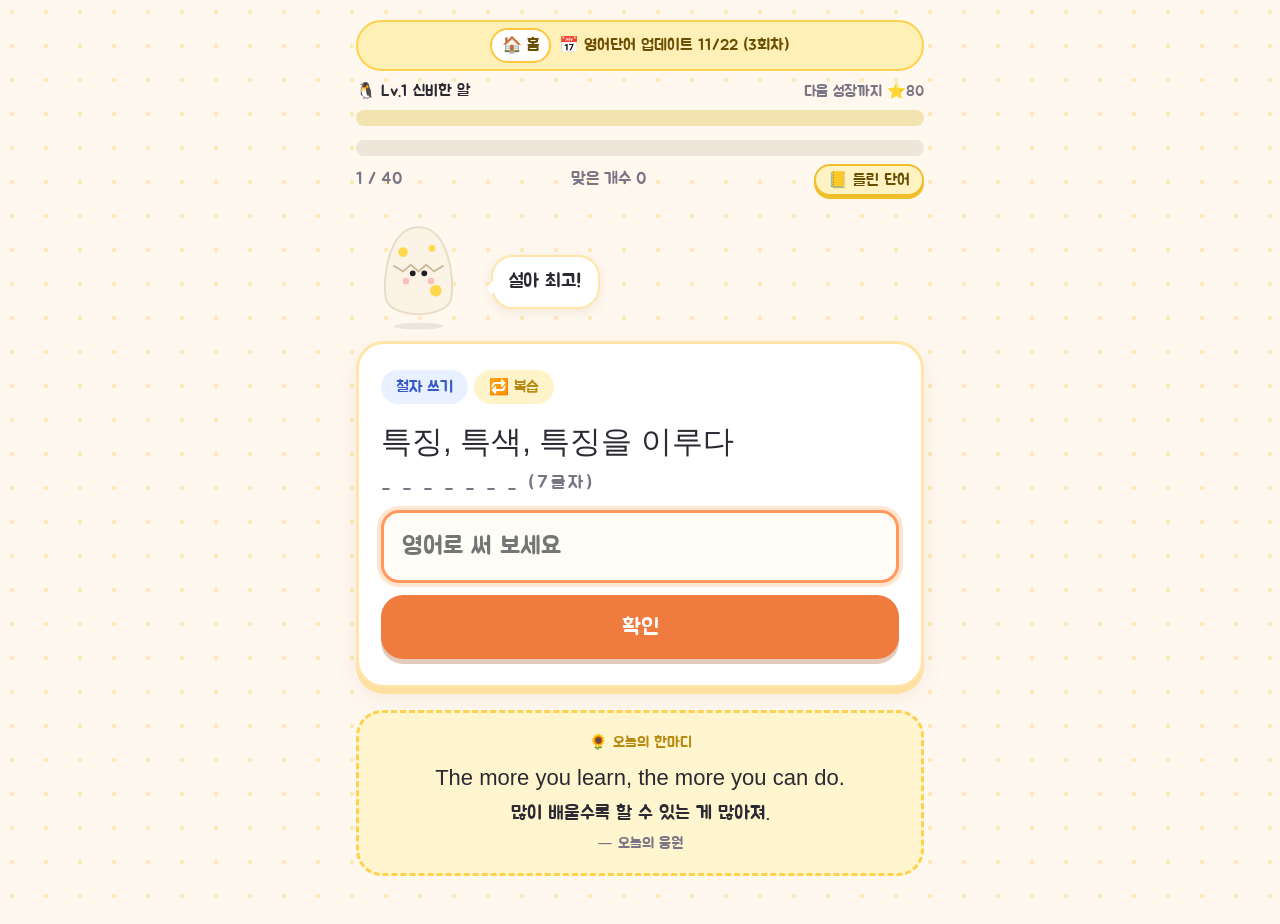
<file: q3/index.html>
<!DOCTYPE html>
<html lang="ko">
<head>
<meta charset="utf-8">
<meta name="viewport" content="width=device-width, initial-scale=1">
<title>설아 영어단어 퀴즈 3회차</title>
<link rel="stylesheet" href="../theme.css">
<style>
  :root{--bg:#fff8ef;--card:#ffffff;--ink:#2b2a33;--sub:#7a7584;--accent:#f07b3f;--accent2:#ffd36e;--ok:#2e9e6a;--okbg:#e6f6ee;--no:#d64545;--nobg:#fdeaea;--line:#efe6da}
  *{box-sizing:border-box}
  body{margin:0;background:var(--bg);color:var(--ink);font-family:"Gowun Dodum",system-ui,sans-serif;font-size:20px;line-height:1.55}
  .homebtn{background:#fff;border:2px solid #f0bf2a;border-radius:12px;padding:3px 10px;color:#6b4f00;text-decoration:none;margin-right:8px;white-space:nowrap}
  .upd{display:flex;align-items:center;justify-content:center;text-align:center;font-size:16px;font-weight:bold;color:#6b4f00;background:#fff3c4;border:2px solid #f0bf2a;border-radius:14px;padding:6px 10px;margin-bottom:8px}
  .wrap{max-width:600px;margin:0 auto;padding:20px 16px 48px}
  h1{font-family:"Nunito","Gowun Dodum",sans-serif;font-size:24px;margin:4px 0 2px}
  .muted{color:var(--sub);font-size:16px}
  .card{background:var(--card);border-radius:22px;padding:26px 22px;box-shadow:0 6px 24px rgba(120,80,30,.08);margin-top:16px}
  .bar{height:14px;background:var(--line);border-radius:99px;overflow:hidden;margin-top:14px}
  .bar>i{display:block;height:100%;background:linear-gradient(90deg,var(--accent2),var(--accent));width:0;transition:width .3s}
  .top{display:flex;justify-content:space-between;align-items:center;font-size:17px;color:var(--sub);margin-top:8px}
  .tag{display:inline-block;font-size:16px;padding:5px 13px;border-radius:99px;background:#fff1e3;color:#b9541f;font-weight:bold}
  .tag.sp{background:#e9f0ff;color:#3559c7}
  .prompt{font-family:"Nunito","Gowun Dodum",sans-serif;font-size:44px;font-weight:800;margin:14px 0 4px;word-break:keep-all}
  .prompt.ko{font-family:"Gowun Dodum",sans-serif;font-size:31px;font-weight:700}
  .hint{color:var(--sub);font-size:18px;letter-spacing:2px;margin-bottom:12px;font-family:monospace}
  input[type=text]{width:100%;font-size:25px;padding:18px 18px;border:2px solid var(--line);border-radius:14px;outline:none;font-family:inherit;background:#fffdf9}
  input[type=text]:focus{border-color:var(--accent)}
  button{font-family:inherit;font-size:22px;font-weight:bold;border:0;border-radius:16px;padding:18px 20px;cursor:pointer;width:100%;margin-top:12px;background:var(--accent);color:#fff}
  button.ghost{background:#fff;color:var(--accent);border:2px solid var(--accent)}
  button.soft{background:#f3ece3;color:var(--ink)}
  button:disabled{opacity:.5}
  .fb{margin-top:14px;border-radius:14px;padding:14px 16px;display:none}
  .fb.ok{display:block;background:var(--okbg);color:var(--ok)}
  .fb.no{display:block;background:var(--nobg);color:var(--no)}
  .fb b{font-size:23px}
  .fb .ans{color:var(--ink);margin-top:6px}
  .score{font-family:"Nunito",sans-serif;font-size:68px;font-weight:800;text-align:center;margin:6px 0 0;color:var(--accent)}
  .center{text-align:center}
  table{width:100%;border-collapse:collapse;margin-top:12px;font-size:18px}
  th,td{text-align:left;padding:9px 6px;border-bottom:1px solid var(--line);vertical-align:top}
  th{color:var(--sub);font-weight:normal;font-size:15px}
  td.w{font-family:"Nunito",sans-serif;font-weight:800}
  td.mine{color:var(--no)}
  .copied{color:var(--ok);font-size:14px;text-align:center;margin-top:6px;min-height:20px}
  .start li{margin:4px 0}
  .row{display:flex;gap:10px}.row button{flex:1}
  .pg{display:flex;align-items:flex-end;gap:10px;margin:10px 0 -6px}
  .pg svg{width:125px;height:125px;flex:none}
  .pg.big svg{width:200px;height:200px}
  .pg.big{justify-content:center}
  .bubble{background:#fff;border-radius:18px;padding:10px 16px;box-shadow:0 3px 12px rgba(120,80,30,.1);font-size:19px;margin-bottom:22px;position:relative}
  .bubble:after{content:"";position:absolute;left:-7px;bottom:12px;border:7px solid transparent;border-right-color:#fff;border-left:0}
  .hop{animation:hop .5s ease}
  .shake{animation:shake .5s ease}
  @keyframes hop{0%,100%{transform:translateY(0)}40%{transform:translateY(-14px)}}
  @keyframes shake{0%,100%{transform:rotate(0)}25%{transform:rotate(-8deg)}75%{transform:rotate(8deg)}}
  .quote{margin-top:22px;background:#fff3c9;border-radius:20px;padding:18px 20px;text-align:center}
  .quote .lab{font-size:15px;color:#b98a12;font-weight:bold}
  .quote .en{font-family:"Nunito",sans-serif;font-weight:800;font-size:22px;margin-top:6px}
  .quote .ko{font-size:19px;margin-top:4px}
  .quote .by{font-size:15px;color:var(--sub);margin-top:4px}
  .lv{display:flex;justify-content:space-between;align-items:center;gap:8px;font-size:16px;margin-bottom:6px}
  .lv span{white-space:nowrap}
  .lv span{color:var(--sub);font-size:15px}
  .lvbar{height:12px;background:#f3e3b0;border-radius:99px;overflow:hidden;margin-bottom:14px}
  .lvbar>i{display:block;height:100%;background:linear-gradient(90deg,#ffe27a,#ffb800);transition:width .4s}
  .ov{position:fixed;inset:0;background:rgba(40,30,10,.45);display:flex;align-items:center;justify-content:center;z-index:9;padding:20px}
  .ovc{background:#fff;border-radius:26px;padding:24px 22px;text-align:center;max-width:380px;width:100%;animation:pop .4s ease}
  .lvtitle{font-size:26px;font-weight:bold;color:var(--accent)}
  .lvname{font-size:24px;font-weight:bold;margin-top:4px}
  @keyframes pop{0%{transform:scale(.6);opacity:0}100%{transform:scale(1);opacity:1}}
  .vil{margin-top:14px;padding-top:12px;border-top:1px dashed var(--line)}
  .vrow{display:flex;flex-wrap:wrap;gap:6px;margin-top:8px}.vrow div{width:56px}.vrow svg{width:100%;height:auto}
  .dex{display:grid;grid-template-columns:repeat(5,1fr);gap:8px;margin-top:12px;text-align:center;font-size:13px}
  .dx svg{width:100%;height:auto}
  .dx.lock{color:var(--sub)}
  .dx .q{aspect-ratio:120/130;display:flex;align-items:center;justify-content:center;background:#f3ece3;border-radius:14px;font-size:30px;color:#c9bca9}
  .gain{font-size:20px;font-weight:bold;color:#c98a00;margin-top:8px}
  .tag.rv{background:#fff3c9;color:#b98a12}

  .logbtn{background:#fff3c4;border:2px solid #f0bf2a;color:#6b4f00;border-radius:14px;padding:4px 12px;font-size:16px;font-weight:bold;width:auto;margin:0;cursor:pointer}
  .logov{position:fixed;inset:0;background:#fffaf0;z-index:10;overflow:auto;padding:16px 14px 40px}
  .logov h2{margin:4px 0 10px;font-size:26px}
  .logov .close{position:sticky;top:0;float:right;width:auto;padding:8px 16px;font-size:18px;margin:0}
  .logov .ent{background:#fff;border:2px solid #f3e1a8;border-radius:16px;padding:12px;margin:12px 0}
  .logov .ent h3{margin:0 0 6px;font-size:21px}
  .logov table{width:100%;border-collapse:collapse;font-size:18px}
  .logov td,.logov th{padding:6px 4px;border-bottom:1px solid #f3e9c6;text-align:left;vertical-align:top}
  .logov .chip{display:inline-block;background:#ffe3e3;border:2px solid #ef8f8f;color:#8a1f1f;border-radius:14px;padding:4px 10px;margin:3px;font-weight:bold;font-size:18px}
</style>
</head>
<body>
<div class="wrap">
    <div class="upd"><a class="homebtn" href="../">🏠 홈</a><span>📅 영어단어 업데이트 11/22 (3회차)</span></div>
    <div id="app"></div>
  <div class="quote" id="quote"></div>
</div>

<script src="../common.js"></script>
<script>
// [단어, 품사, 정답 뜻(표시용), 인정 키워드, 출처]
const WORDS = [
 ["Easter egg", "명", "이스터 에그", "이스터,부활절", "U4"],
 ["notice", "동/명", "알아차리다, 안내문", "알아차,알아채,안내문,공지,통지", "U4"],
 ["paragraph", "명", "문단", "문단,단락", "U4"],
 ["observe", "동", "보다, 목격하다", "보다,목격,관찰", "U4"],
 ["spell", "동", "(철자가 조합되어 어떤 단어가) 되다, 철자를 말하다[쓰다]", "철자,스펠,맞춤", "U4"],
 ["beatbox", "동/명", "비트박스를 하다, 비트박스", "비트박스", "U4"],
 ["breakout", "명", "탈옥", "탈옥,탈출", "U4"],
 ["search bar", "명", "검색 창", "검색창,검색", "U4"],
 ["brick-breaking", "형", "벽돌을 깨는", "벽돌,깨는,깨기", "U4"],
 ["recommend", "동", "추천하다", "추천", "U4"],
 ["emphasize", "동", "강조하다", "강조", "U4"],
 ["introduce", "동", "소개하다", "소개", "U4"],
 ["explain", "동", "설명하다", "설명", "U4"],
 ["widely", "부", "널리, 폭넓게, 대단히", "널리,폭넓,대단히", "U4"],
 ["hand", "동", "건네주다, 넘겨주다", "건네,넘겨,건내,손", "U4"],
 ["flavor", "명/동", "맛, 풍미, 맛을 내다", "맛,풍미", "L5"],
 ["rare", "형", "드문, 진귀한", "드문,드물,진귀,희귀,희소", "L5"],
 ["mine", "명/동", "나의 것, 캐다, 광산", "나의것,내것,캐다,광산,채굴", "L5"],
 ["boil", "동", "끓다, 끓이다", "끓다,끓이,끓는,끓여,끓어,끓인", "L5"],
 ["tax", "명", "세금", "세금", "L5"],
 ["lake", "명", "호수", "호수", "L5"],
 ["soldier", "명", "군인, 병사", "군인,병사", "L5"],
 ["collect", "동", "모으다, 수집하다", "모으,모아,모은,수집", "L5"],
 ["elsewhere", "부", "다른 곳에서, 다른 곳에", "다른곳,딴곳", "L5"],
 ["search for", "", "~을 찾다", "찾다,찾아,찾는,찾기,찾으,검색", "L5"],
 ["diet", "명", "식사, 식단, 다이어트", "식사,식단,다이어트,음식", "L5"],
 ["evaporate", "동", "증발하다, 증발시키다", "증발", "L5"],
 ["record", "동/명", "기록하다, 녹음하다, 기록", "기록,녹음,녹화", "L5"],
 ["wage", "명", "임금, 급료, (전쟁 등을) 벌이다", "임금,급료,월급,벌이다", "L5"],
 ["among", "전", "~ 중에서, ~에 둘러싸여", "중에서,사이,둘러싸", "복습"],
 ["valuable", "형", "값비싼, 고가의, 귀중한", "값비,비싼,고가,귀중,소중", "복습"],
 ["luxurious", "adj.", "호화로운, 사치스러운", "호화,사치,고급", "L4"],
 ["especially", "부", "특히, 유난히", "특히,유난", "복습"],
 ["unbelievable", "형", "믿을 수 없는, 믿기 어려운", "믿을수없,믿기어려,믿을수가없,믿기힘", "복습"],
 ["dramatic", "형", "극적인", "극적", "복습"],
 ["worth", "adj.", "~의 가치가 있는", "가치", "L4"],
 ["feature", "명/동", "특징, 특색, 특징을 이루다", "특징,특색", "복습"],
 ["exactly", "부", "정확하게, 틀림없이", "정확,틀림없", "복습"],
 ["inspire", "v.", "영감을 주다, 고무하다, 격려하다", "영감,고무,격려", "L4"],
 ["ordinary", "형", "보통의, 평범한", "보통,평범", "복습"],
 ["precious", "형", "귀중한, 값진", "귀중,값진,값비,소중", "복습"],
 ["trick", "명/동", "재주, 속임수, 장난, 속이다", "재주,속임,장난,속이,묘기,트릭", "D23"],
 ["launch", "동/명", "시작하다, 착수하다, 출시, 개시", "시작,착수,출시,개시", "D23"],
 ["arrange", "동", "준비하다, 마련하다, 정리하다, 배열하다", "준비,마련,정리,배열", "D23"],
 ["crowded", "형", "붐비는, 복잡한", "붐비,붐빈,복잡,사람이많", "D23"],
 ["artificial", "형", "인공의, 인조의", "인공,인조", "D22"]
];
// 3회차 고정 문제 (새 단어 23개 + 지난 회차 틀린 단어 17개). 순서만 매번 섞임
const FIXED = [["boil", "spell"], ["rare", "spell"], ["search bar", "spell"], ["lake", "meaning"], ["explain", "spell"], ["soldier", "spell"], ["tax", "spell"], ["notice", "meaning"], ["elsewhere", "spell"], ["search for", "meaning"], ["Easter egg", "spell"], ["beatbox", "meaning"], ["widely", "spell"], ["flavor", "spell"], ["introduce", "meaning"], ["evaporate", "meaning"], ["observe", "spell"], ["emphasize", "spell"], ["mine", "spell"], ["spell", "meaning"], ["breakout", "meaning"], ["recommend", "spell"], ["hand", "spell"], ["among", "spell"], ["valuable", "spell"], ["luxurious", "spell"], ["especially", "spell"], ["unbelievable", "spell"], ["dramatic", "spell"], ["worth", "spell"], ["feature", "spell"], ["exactly", "meaning"], ["inspire", "meaning"], ["ordinary", "meaning"], ["precious", "meaning"], ["trick", "spell"], ["launch", "spell"], ["arrange", "spell"], ["crowded", "spell"], ["artificial", "meaning"]];
const REVIEW = new Set(["among", "valuable", "luxurious", "especially", "unbelievable", "dramatic", "worth", "feature", "exactly", "inspire", "ordinary", "precious", "trick", "launch", "arrange", "crowded", "artificial"]);
const BYWORD = Object.fromEntries(WORDS.map(w=>[w[0],w]));
const RATIO = 0.8;


const CHEER=["화이팅! 🐧","할 수 있어!","천천히 생각해 봐","설아 최고!","거의 다 왔어!"];
const $app = document.getElementById("app");
let qs = [], idx = 0, results = [], answered = false, dbRef = null;

function shuffle(a){a=a.slice();for(let i=a.length-1;i>0;i--){const j=Math.floor(Math.random()*(i+1));[a[i],a[j]]=[a[j],a[i]]}return a}
function esc(s){return String(s).replace(/[&<>"']/g,c=>({"&":"&amp;","<":"&lt;",">":"&gt;",'"':"&quot;","'":"&#39;"}[c]))}
function normKo(s){return s.replace(/[\s~()（）\[\]…\.\-·'"]/g,"")}
function normEn(s){return s.toLowerCase().replace(/[’']/g,"'").replace(/\s+/g,"").trim()}

function checkMeaning(ans, keys){
  const parts = ans.split(/[,，\/、]/).map(normKo).filter(Boolean);
  const ks = keys.split(",").map(normKo);
  return parts.some(p => ks.some(k => k.length===1 ? (p===k || p===k+"의" || p.startsWith(k+"은") || p.startsWith(k+"게")) : p.includes(k)));
}

function makeQuiz(pool){
  if(pool===WORDS) return shuffle(FIXED.map(([w,t])=>({w:BYWORD[w], type:t})));
  return shuffle(pool.map(p=>({w:BYWORD[p.word], type:p.type})));
}

function start(pool, label){
  qs = makeQuiz(pool); idx = 0; results = []; window.__label = label || "전체"; window.__gain = 0;
  renderQ();
}

function renderIntro(){
  $app.innerHTML = `
  <div class="card start">
    <p style="margin-top:0">설아야, 오늘 단어 시험이야! ✏️</p>
    <ul>
      <li>전체 <b>${WORDS.length}개</b> 단어 중 <b>${Math.round(WORDS.length*RATIO)}문제</b>가 무작위로 나와</li>
      <li><span class="tag">뜻 쓰기</span> 영어를 보고 한국어 뜻 쓰기</li>
      <li><span class="tag sp">철자 쓰기</span> 뜻을 보고 영어 철자 쓰기</li>
      <li>뜻이 여러 개면 <b>하나만</b> 맞게 써도 정답!</li>
      <li>다 풀면 결과 화면을 <b>캡처해서 아빠한테</b> 보내줘 📸</li>
    </ul>
    <button id="go">시작하기</button>
  </div>`;
  document.getElementById("go").onclick = ()=>start(WORDS,"3회차");
}

function renderQ(){
  answered = false;
  const q = qs[idx], w = q.w;
  const isSp = q.type==="spell";
  const hint = isSp ? w[0].split("").map(c=>c===" "?"  ":/[a-z]/i.test(c)?"_":c).join(" ") + `  (${w[0].replace(/[^a-z]/gi,"").length}글자)` : (w[1]?w[1]:"");
  $app.innerHTML = `
  <div class="lvbox">${lvHTML()}</div>
  <div class="bar"><i style="width:${idx/qs.length*100}%"></i></div>
  <div class="top"><span>${idx+1} / ${qs.length}</span><span>맞은 개수 ${results.filter(r=>r.ok).length}</span><button type="button" class="logbtn" id="logb">📒 틀린 단어</button></div>
  <div class="pg" id="pg">${penguin("normal")}<div class="bubble" id="bub">${CHEER[Math.floor(Math.random()*CHEER.length)]}</div></div>
  <div class="card">
    <span class="tag ${isSp?"sp":""}">${isSp?"철자 쓰기":"뜻 쓰기"}</span>${REVIEW.has(w[0])?' <span class="tag rv">🔁 복습</span>':""}
    <div class="prompt ${isSp?"ko":""}">${esc(isSp?w[2]:w[0])}</div>
    <div class="hint">${esc(hint)}</div>
    <form id="f" autocomplete="off">
      <input type="text" id="a" placeholder="${isSp?"영어로 써 보세요":"한국어 뜻을 써 보세요"}" autocapitalize="off" autocorrect="off" spellcheck="false" lang="${isSp?"en":"ko"}">
      <button id="btn" type="submit">확인</button>
    </form>
    <div class="fb" id="fb"></div>
  </div>`;
  document.getElementById("logb").onclick = showLog;
  const inp = document.getElementById("a"); inp.focus();
  document.getElementById("f").onsubmit = e=>{
    e.preventDefault();
    if(answered){ next(); return; }
    const v = inp.value.trim();
    if(!v){ inp.focus(); return; }
    const ok = isSp ? normEn(v)===normEn(w[0]) : checkMeaning(v, w[3]);
    results.push({word:w[0], meaning:w[2], type:q.type, mine:v, ok});
    answered = true; inp.readOnly = true;
    if(ok) addXP(1);
    document.getElementById("pg").innerHTML = penguin(ok?"happy":"sad") + `<div class="bubble">${ok?"정답! ⭐+1":"괜찮아, 다시 외우자!"}</div>`;
    if(window.__levelUp!==undefined){ const L=window.__levelUp; delete window.__levelUp; setTimeout(()=>showLevelUp(L,()=>{document.getElementById("pg").innerHTML=penguin("happy")+`<div class="bubble">나 자랐어! 고마워 🌻</div>`;document.getElementById("btn").focus();}),500); }
    const fb = document.getElementById("fb");
    fb.className = "fb " + (ok?"ok":"no");
    fb.innerHTML = ok
      ? `<b>정답! 🎉</b><div class="ans">${esc(w[0])} = ${esc(w[2])}</div>`
      : `<b>아쉬워요 😢</b><div class="ans">정답: <b>${esc(w[0])}</b> = ${esc(w[2])}</div>`;
    document.getElementById("btn").textContent = idx+1<qs.length ? "다음 문제 →" : "결과 보기";
    document.getElementById("btn").focus();
  };
}

function next(){ idx++; if(idx<qs.length) renderQ(); else renderResult(); }

function today(){const d=new Date();return `${d.getMonth()+1}/${d.getDate()} ${String(d.getHours()).padStart(2,"0")}:${String(d.getMinutes()).padStart(2,"0")}`}

function resultText(){
  const ok = results.filter(r=>r.ok).length, wrong = results.filter(r=>!r.ok);
  let t = `[설아 영어단어 퀴즈] ${today()} (${window.__label})\n점수: ${ok} / ${results.length} (${Math.round(ok/results.length*100)}점)\n`;
  if(wrong.length){ t += `\n틀린 단어 ${wrong.length}개\n` + wrong.map((r,i)=>`${i+1}. ${r.word} = ${r.meaning} (${r.type==="spell"?"철자":"뜻"} / 내 답: ${r.mine})`).join("\n"); }
  else t += "\n모두 맞았어요! 💯";
  const I2=info(getXP()); t += `\n\n🐧 조펭솜: Lv.${I2.st+1} ${STAGES[I2.st][1]} (모은 별 ${getXP()}개${I2.trip>0?`, 지금 ${STOPS[I2.trip-1].co.c} ${STOPS[I2.trip-1].ct.n}`:""})`;
  return t;
}


const HISTORY = [{"label": "1회차 (1번째)", "date": "11/18 20:59", "ok": 54, "n": 60, "wrong": [{"word": "among", "meaning": "~ 중에서, ~에 둘러싸여", "type": "spell", "mine": "(빈칸)"}, {"word": "valuable", "meaning": "값비싼, 고가의, 귀중한", "type": "spell", "mine": "expensive"}, {"word": "inspire", "meaning": "영감을 주다, 고무하다, 격려하다", "type": "meaning", "mine": ""}, {"word": "ordinary", "meaning": "보통의, 평범한", "type": "meaning", "mine": ""}, {"word": "luxurious", "meaning": "호화로운, 사치스러운", "type": "spell", "mine": "(빈칸)"}, {"word": "especially", "meaning": "특히, 유난히", "type": "spell", "mine": "expieacilly"}]}, {"label": "1회차 (2번째)", "date": "11/19 18:13", "ok": 54, "n": 60, "wrong": [{"word": "unbelievable", "meaning": "믿을 수 없는, 믿기 어려운", "type": "spell", "mine": "difficult"}, {"word": "dramatic", "meaning": "극적인", "type": "spell", "mine": "extreme"}, {"word": "worth", "meaning": "~의 가치가 있는", "type": "spell", "mine": "value"}, {"word": "precious", "meaning": "귀중한, 값진", "type": "meaning", "mine": ""}, {"word": "feature", "meaning": "특징, 특색, 특징을 이루다", "type": "spell", "mine": "(모름)"}, {"word": "exactly", "meaning": "정확하게, 틀림없이", "type": "meaning", "mine": "존재하는"}]}, {"label": "2회차", "date": "11/21 18:40", "ok": 64, "n": 72, "wrong": [{"word": "trick", "meaning": "재주, 속임수, 장난, 속이다", "type": "spell", "mine": "cheat"}, {"word": "inspire", "meaning": "영감을 주다, 고무하다, 격려하다", "type": "meaning", "mine": "(빈칸)"}, {"word": "launch", "meaning": "시작하다, 착수하다, 출시, 개시", "type": "spell", "mine": "start"}, {"word": "arrange", "meaning": "준비하다, 마련하다, 정리하다, 배열하다", "type": "spell", "mine": "prepare"}, {"word": "precious", "meaning": "귀중한, 값진", "type": "meaning", "mine": "사치스러운"}, {"word": "crowded", "meaning": "붐비는, 복잡한", "type": "spell", "mine": "crowed"}, {"word": "ordinary", "meaning": "보통의, 평범한", "type": "meaning", "mine": "고유의"}, {"word": "artificial", "meaning": "인공의, 인조의", "type": "meaning", "mine": "예술적인"}]}];
const LOGKEY="seola_wrong_log"; let memLog=[];
function getLog(){try{const v=localStorage.getItem(LOGKEY);return v?JSON.parse(v):memLog}catch(e){return memLog}}
function addLog(en){try{if(typeof dayLog==="function")dayLog({label:"영어단어 "+en.label,ok:en.ok,n:en.n,wrong:en.wrong.map(w=>w.word+" = "+w.meaning+" ("+(w.type==="spell"?"철자":"뜻")+" / 내 답: "+w.mine+")")})}catch(e){}const a=getLog().concat([en]).slice(-60);memLog=a;try{localStorage.setItem(LOGKEY,JSON.stringify(a))}catch(e){}}
function showLog(){
  const all = HISTORY.concat(getLog());
  const cnt = {};
  all.filter(en=>!/다시 풀기/.test(en.label)).forEach(en=>en.wrong.forEach(r=>{cnt[r.word]=(cnt[r.word]||0)+1}));
  const rep = Object.entries(cnt).filter(([w,c])=>c>=2).sort((a,b)=>b[1]-a[1]);
  const o=document.createElement("div"); o.className="logov";
  o.innerHTML = `<button class="close" id="logx">닫기 ✕</button><h2>📒 틀린 단어 모음</h2>
  ${rep.length?`<div class="ent"><h3>⚠ 자꾸 틀리는 단어</h3>${rep.map(([w,c])=>`<span class="chip">${esc(w)} ×${c}</span>`).join("")}</div>`:""}
  ${all.slice().reverse().map(en=>`<div class="ent"><h3>${esc(en.label)} <span class="muted" style="font-size:16px">${esc(en.date)} · ${en.ok}/${en.n}</span></h3>
    ${en.wrong.length?`<table><tr><th>단어</th><th>정답 뜻</th><th>내 답</th></tr>${en.wrong.map(r=>`<tr><td class="w">${esc(r.word)}</td><td>${esc(r.meaning)}</td><td class="mine">${esc(r.mine||"")}<br><span class="muted">${r.type==="spell"?"철자":"뜻"}</span></td></tr>`).join("")}</table>`:"<div>모두 맞았어요! 💯</div>"}</div>`).join("")}`;
  document.body.appendChild(o);
  document.getElementById("logx").onclick=()=>o.remove();
}

function renderResult(){
  const ok = results.filter(r=>r.ok).length, wrong = results.filter(r=>!r.ok);
  const pct = Math.round(ok/results.length*100);
  const msg = pct===100?"완벽해! 최고야 💯":pct>=80?"정말 잘했어! 👏":pct>=60?"좋아, 조금만 더! 💪":"틀린 단어만 다시 해 보자! 🔁";
  const bonus = results.length>=10 ? (5 + (pct===100?10:0)) : 2;
  addXP(bonus);
  addLog({label:window.__label,date:today(),ok:ok,n:results.length,wrong:wrong.map(r=>({word:r.word,meaning:r.meaning,type:r.type,mine:r.mine}))});
  const gain = window.__gain;
  $app.innerHTML = `
  <div class="pg big">${penguin(pct>=60?"happy":"sad")}</div>
  <div class="card center">
    <div class="muted">${today()} · ${esc(window.__label)}</div>
    <div class="score">${ok} / ${results.length}</div>
    <div style="font-size:20px;font-weight:bold">${pct}점 · ${msg}</div>
    <div class="gain">이번에 모은 별 ⭐+${gain} <span class="muted">(보너스 +${bonus})</span></div>
  </div>
  <div class="card lvbox">${lvHTML()}</div>
  <div class="card">
    <button id="mail">📧 아빠한테 메일 보내기</button>
    <button class="ghost" id="sms">💬 아빠한테 문자 보내기</button>
    <button class="ghost" id="logr">📒 틀린 단어 모아보기 (회차별)</button>
    <button class="soft" id="copy">📋 결과 복사하기</button>
    <div class="copied" id="cp"></div>
    ${wrong.length?`<button class="ghost" id="retry">틀린 단어만 다시 풀기 (${wrong.length}개)</button>`:""}
    <button class="soft" id="again">처음부터 새로 풀기</button>
  </div>
  ${wrong.length?`<div class="card">
    <b>틀린 단어 ${wrong.length}개</b> <span class="muted">아래 메일 버튼으로 아빠한테 보내줘</span>
    <table><tr><th>단어</th><th>정답 뜻</th><th>내 답</th></tr>
    ${wrong.map(r=>`<tr><td class="w">${esc(r.word)}</td><td>${esc(r.meaning)}</td><td class="mine">${esc(r.mine)}<br><span class="muted">${r.type==="spell"?"철자":"뜻"}</span></td></tr>`).join("")}
    </table></div>`:""}
  ${dexHTML()}
`;
  document.getElementById("logr").onclick = showLog;
  document.getElementById("mail").onclick = ()=>{
    const to = atob("Y2hvaW5rdWVAZ21haWwuY29t");
    const subj = `[설아 단어퀴즈] ${window.__label} ${ok}/${results.length} (${pct}점)`;
    location.href = "mailto:" + to + "?subject=" + encodeURIComponent(subj) + "&body=" + encodeURIComponent(resultText());
    document.getElementById("cp").textContent = "메일 앱이 열리면 '보내기'를 눌러줘 📨";
    setTimeout(()=>{ if(!document.hidden) document.getElementById("cp").textContent = "메일이 안 열리면 아래 '문자 보내기'를 눌러줘 💬"; }, 1800);
  };
  document.getElementById("sms").onclick = async ()=>{
    const t = resultText();
    try{ await navigator.clipboard.writeText(t); }catch(e){}
    location.href = "sms:?body=" + encodeURIComponent(t);
    document.getElementById("cp").textContent = "문자 앱에서 받는 사람에 '아빠'를 고르고 보내줘 💬 (내용이 비어 있으면 꾹 눌러 붙여넣기)";
  };
  document.getElementById("copy").onclick = async ()=>{
    try{ await navigator.clipboard.writeText(resultText()); document.getElementById("cp").textContent="복사됐어! 문자나 메일에 꾹 눌러 붙여넣기 해서 아빠한테 보내줘 ✅"; }
    catch(e){ document.getElementById("cp").textContent="복사가 안 돼요. 화면을 캡처해서 보내주세요 📸"; }
  };
  if(wrong.length) document.getElementById("retry").onclick = ()=>{
    start(wrong.map(r=>({word:r.word,type:r.type})),"오답 다시 풀기");
  };
  document.getElementById("again").onclick = ()=>start(WORDS,"3회차");
  if(window.__levelUp!==undefined){ const L=window.__levelUp; delete window.__levelUp; setTimeout(()=>showLevelUp(L),600); }
}


const QUOTES=[
 ["Little by little, one travels far.","조금씩 조금씩 가면 멀리 갈 수 있어.","스페인 속담"],
 ["Slow and steady wins the race.","천천히 꾸준히 가는 쪽이 이겨.","이솝 우화 〈토끼와 거북이〉"],
 ["Practice makes perfect.","연습하면 완벽해져.","영어 속담"],
 ["Rome wasn't built in a day.","로마는 하루아침에 만들어지지 않았어.","영어 속담"],
 ["A journey of a thousand miles begins with a single step.","천 리 길도 한 걸음부터.","노자"],
 ["Where there's a will, there's a way.","뜻이 있는 곳에 길이 있어.","영어 속담"],
 ["Knowledge is power.","아는 것이 힘이야.","프랜시스 베이컨"],
 ["Many drops make a shower.","작은 물방울이 모여 소나기가 돼.","영어 속담"],
 ["Every day is a new chance to learn.","매일매일이 새로 배울 기회야.","오늘의 응원"],
 ["Don't put off till tomorrow what you can do today.","오늘 할 수 있는 일을 내일로 미루지 마.","영어 속담"],
 ["Constant dripping wears away the stone.","낙숫물이 바위를 뚫어.","영어 속담"],
 ["Small steps every day add up to big results.","매일의 작은 걸음이 모여 큰 결과가 돼.","오늘의 응원"],
 ["Learning is a treasure that follows its owner everywhere.","배움은 어디든 주인을 따라다니는 보물이야.","중국 속담"],
 ["It does not matter how slowly you go as long as you do not stop.","멈추지만 않는다면 얼마나 천천히 가는지는 중요하지 않아.","공자"],
 ["Today's effort is tomorrow's strength.","오늘의 노력이 내일의 힘이 돼.","오늘의 응원"],
 ["Mistakes help you learn.","틀려도 괜찮아, 틀리면서 배우는 거야.","오늘의 응원"],
 ["An hour in the morning is worth two in the evening.","아침 한 시간은 저녁 두 시간만큼 값져.","영어 속담"],
 ["Many a little makes a mickle.","티끌 모아 태산.","영어 속담"],
 ["The more you learn, the more you can do.","많이 배울수록 할 수 있는 게 많아져.","오늘의 응원"],
 ["Keep going. You are doing great!","계속 가자. 정말 잘하고 있어!","해바라기 펭귄"]
];
function showQuote(){
  const d=new Date(); const day=Math.floor((d-new Date(d.getFullYear(),0,0))/86400000);
  const q=QUOTES[day%QUOTES.length];
  document.getElementById("quote").innerHTML=`<div class="lab">🌻 오늘의 한마디</div><div class="en">${esc(q[0])}</div><div class="ko">${esc(q[1])}</div><div class="by">— ${esc(q[2])}</div>`;
}

showQuote();
start(WORDS,"3회차");
</script>
</body>
</html>
</file>
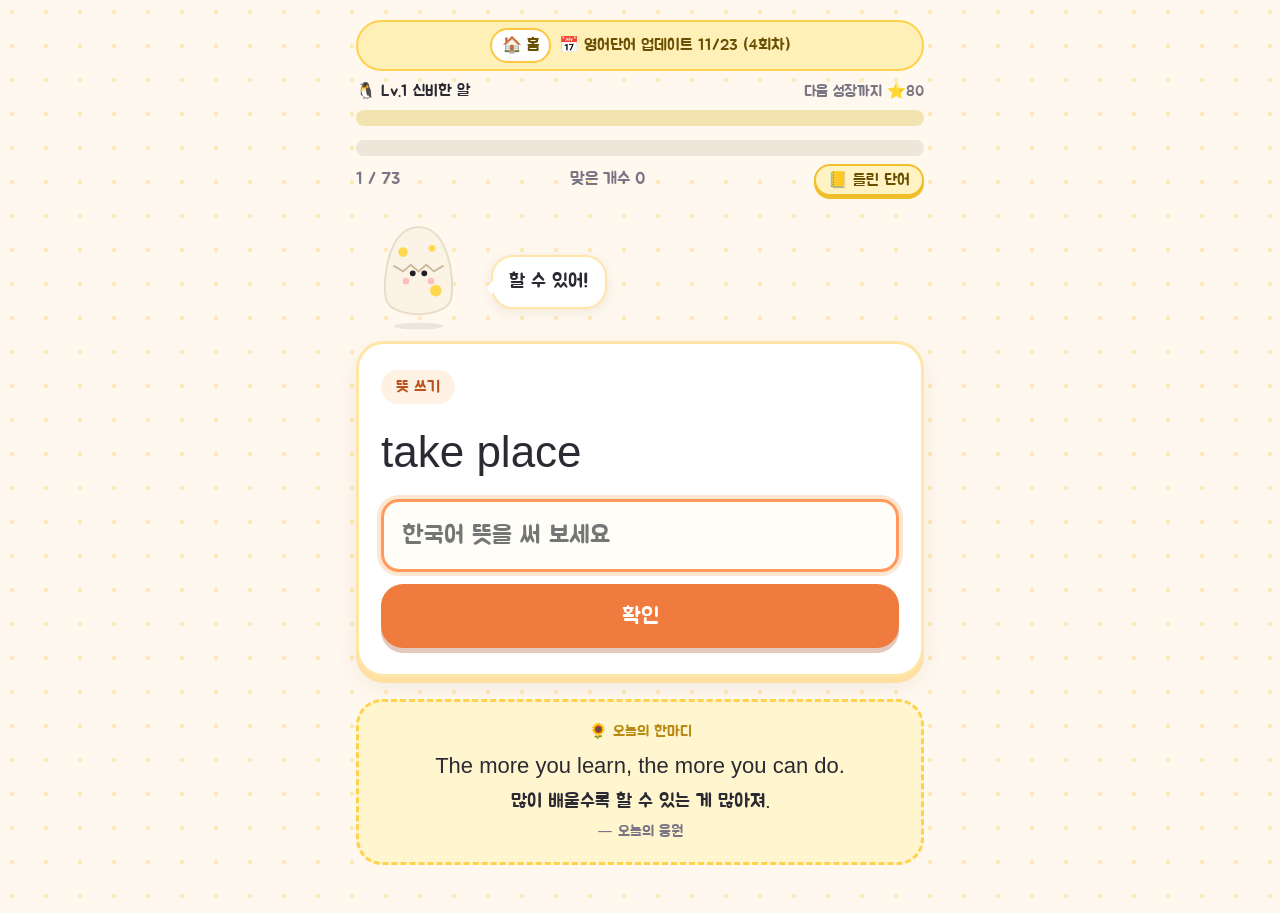
<file: q4/index.html>
<!DOCTYPE html>
<html lang="ko">
<head>
<meta charset="utf-8">
<meta name="viewport" content="width=device-width, initial-scale=1">
<title>설아 영어단어 퀴즈 4회차</title>
<link rel="stylesheet" href="../theme.css">
<style>
  :root{--bg:#fff8ef;--card:#ffffff;--ink:#2b2a33;--sub:#7a7584;--accent:#f07b3f;--accent2:#ffd36e;--ok:#2e9e6a;--okbg:#e6f6ee;--no:#d64545;--nobg:#fdeaea;--line:#efe6da}
  *{box-sizing:border-box}
  body{margin:0;background:var(--bg);color:var(--ink);font-family:"Gowun Dodum",system-ui,sans-serif;font-size:20px;line-height:1.55}
  .homebtn{background:#fff;border:2px solid #f0bf2a;border-radius:12px;padding:3px 10px;color:#6b4f00;text-decoration:none;margin-right:8px;white-space:nowrap}
  .upd{display:flex;align-items:center;justify-content:center;text-align:center;font-size:16px;font-weight:bold;color:#6b4f00;background:#fff3c4;border:2px solid #f0bf2a;border-radius:14px;padding:6px 10px;margin-bottom:8px}
  .wrap{max-width:600px;margin:0 auto;padding:20px 16px 48px}
  h1{font-family:"Nunito","Gowun Dodum",sans-serif;font-size:24px;margin:4px 0 2px}
  .muted{color:var(--sub);font-size:16px}
  .card{background:var(--card);border-radius:22px;padding:26px 22px;box-shadow:0 6px 24px rgba(120,80,30,.08);margin-top:16px}
  .bar{height:14px;background:var(--line);border-radius:99px;overflow:hidden;margin-top:14px}
  .bar>i{display:block;height:100%;background:linear-gradient(90deg,var(--accent2),var(--accent));width:0;transition:width .3s}
  .top{display:flex;justify-content:space-between;align-items:center;font-size:17px;color:var(--sub);margin-top:8px}
  .tag{display:inline-block;font-size:16px;padding:5px 13px;border-radius:99px;background:#fff1e3;color:#b9541f;font-weight:bold}
  .tag.sp{background:#e9f0ff;color:#3559c7}
  .prompt{font-family:"Nunito","Gowun Dodum",sans-serif;font-size:44px;font-weight:800;margin:14px 0 4px;word-break:keep-all}
  .prompt.ko{font-family:"Gowun Dodum",sans-serif;font-size:31px;font-weight:700}
  .hint{color:var(--sub);font-size:18px;letter-spacing:2px;margin-bottom:12px;font-family:monospace}
  input[type=text]{width:100%;font-size:25px;padding:18px 18px;border:2px solid var(--line);border-radius:14px;outline:none;font-family:inherit;background:#fffdf9}
  input[type=text]:focus{border-color:var(--accent)}
  button{font-family:inherit;font-size:22px;font-weight:bold;border:0;border-radius:16px;padding:18px 20px;cursor:pointer;width:100%;margin-top:12px;background:var(--accent);color:#fff}
  button.ghost{background:#fff;color:var(--accent);border:2px solid var(--accent)}
  button.soft{background:#f3ece3;color:var(--ink)}
  button:disabled{opacity:.5}
  .fb{margin-top:14px;border-radius:14px;padding:14px 16px;display:none}
  .fb.ok{display:block;background:var(--okbg);color:var(--ok)}
  .fb.no{display:block;background:var(--nobg);color:var(--no)}
  .fb b{font-size:23px}
  .fb .ans{color:var(--ink);margin-top:6px}
  .score{font-family:"Nunito",sans-serif;font-size:68px;font-weight:800;text-align:center;margin:6px 0 0;color:var(--accent)}
  .center{text-align:center}
  table{width:100%;border-collapse:collapse;margin-top:12px;font-size:18px}
  th,td{text-align:left;padding:9px 6px;border-bottom:1px solid var(--line);vertical-align:top}
  th{color:var(--sub);font-weight:normal;font-size:15px}
  td.w{font-family:"Nunito",sans-serif;font-weight:800}
  td.mine{color:var(--no)}
  .copied{color:var(--ok);font-size:14px;text-align:center;margin-top:6px;min-height:20px}
  .start li{margin:4px 0}
  .row{display:flex;gap:10px}.row button{flex:1}
  .pg{display:flex;align-items:flex-end;gap:10px;margin:10px 0 -6px}
  .pg svg{width:125px;height:125px;flex:none}
  .pg.big svg{width:200px;height:200px}
  .pg.big{justify-content:center}
  .bubble{background:#fff;border-radius:18px;padding:10px 16px;box-shadow:0 3px 12px rgba(120,80,30,.1);font-size:19px;margin-bottom:22px;position:relative}
  .bubble:after{content:"";position:absolute;left:-7px;bottom:12px;border:7px solid transparent;border-right-color:#fff;border-left:0}
  .hop{animation:hop .5s ease}
  .shake{animation:shake .5s ease}
  @keyframes hop{0%,100%{transform:translateY(0)}40%{transform:translateY(-14px)}}
  @keyframes shake{0%,100%{transform:rotate(0)}25%{transform:rotate(-8deg)}75%{transform:rotate(8deg)}}
  .quote{margin-top:22px;background:#fff3c9;border-radius:20px;padding:18px 20px;text-align:center}
  .quote .lab{font-size:15px;color:#b98a12;font-weight:bold}
  .quote .en{font-family:"Nunito",sans-serif;font-weight:800;font-size:22px;margin-top:6px}
  .quote .ko{font-size:19px;margin-top:4px}
  .quote .by{font-size:15px;color:var(--sub);margin-top:4px}
  .lv{display:flex;justify-content:space-between;align-items:center;gap:8px;font-size:16px;margin-bottom:6px}
  .lv span{white-space:nowrap}
  .lv span{color:var(--sub);font-size:15px}
  .lvbar{height:12px;background:#f3e3b0;border-radius:99px;overflow:hidden;margin-bottom:14px}
  .lvbar>i{display:block;height:100%;background:linear-gradient(90deg,#ffe27a,#ffb800);transition:width .4s}
  .ov{position:fixed;inset:0;background:rgba(40,30,10,.45);display:flex;align-items:center;justify-content:center;z-index:9;padding:20px}
  .ovc{background:#fff;border-radius:26px;padding:24px 22px;text-align:center;max-width:380px;width:100%;animation:pop .4s ease}
  .lvtitle{font-size:26px;font-weight:bold;color:var(--accent)}
  .lvname{font-size:24px;font-weight:bold;margin-top:4px}
  @keyframes pop{0%{transform:scale(.6);opacity:0}100%{transform:scale(1);opacity:1}}
  .vil{margin-top:14px;padding-top:12px;border-top:1px dashed var(--line)}
  .vrow{display:flex;flex-wrap:wrap;gap:6px;margin-top:8px}.vrow div{width:56px}.vrow svg{width:100%;height:auto}
  .dex{display:grid;grid-template-columns:repeat(5,1fr);gap:8px;margin-top:12px;text-align:center;font-size:13px}
  .dx svg{width:100%;height:auto}
  .dx.lock{color:var(--sub)}
  .dx .q{aspect-ratio:120/130;display:flex;align-items:center;justify-content:center;background:#f3ece3;border-radius:14px;font-size:30px;color:#c9bca9}
  .gain{font-size:20px;font-weight:bold;color:#c98a00;margin-top:8px}
  .tag.rv{background:#fff3c9;color:#b98a12}

  .logbtn{background:#fff3c4;border:2px solid #f0bf2a;color:#6b4f00;border-radius:14px;padding:4px 12px;font-size:16px;font-weight:bold;width:auto;margin:0;cursor:pointer}
  .logov{position:fixed;inset:0;background:#fffaf0;z-index:10;overflow:auto;padding:16px 14px 40px}
  .logov h2{margin:4px 0 10px;font-size:26px}
  .logov .close{position:sticky;top:0;float:right;width:auto;padding:8px 16px;font-size:18px;margin:0}
  .logov .ent{background:#fff;border:2px solid #f3e1a8;border-radius:16px;padding:12px;margin:12px 0}
  .logov .ent h3{margin:0 0 6px;font-size:21px}
  .logov table{width:100%;border-collapse:collapse;font-size:18px}
  .logov td,.logov th{padding:6px 4px;border-bottom:1px solid #f3e9c6;text-align:left;vertical-align:top}
  .logov .chip{display:inline-block;background:#ffe3e3;border:2px solid #ef8f8f;color:#8a1f1f;border-radius:14px;padding:4px 10px;margin:3px;font-weight:bold;font-size:18px}
</style>
</head>
<body>
<div class="wrap">
    <div class="upd"><a class="homebtn" href="../">🏠 홈</a><span>📅 영어단어 업데이트 11/23 (4회차)</span></div>
    <div id="app"></div>
  <div class="quote" id="quote"></div>
</div>

<script src="../common.js"></script>
<script>
// [단어, 품사, 정답 뜻(표시용), 인정 키워드, 출처]
const WORDS = [
 ["sweat", "동/명", "땀을 흘리다, 땀", "땀을흘,땀흘,땀,땀내", "U3"],
 ["scent", "명", "냄새, 향기", "냄새,향기", "U3"],
 ["gene", "명", "유전자", "유전자", "U3"],
 ["type", "명", "유형, 종류", "유형,종류,타입", "U3"],
 ["odor", "명", "냄새", "냄새,악취", "U3"],
 ["deal with", "", "~을 처리하다, 다루다", "처리,다루,다뤄,다룬", "U3"],
 ["reduce", "동", "줄이다", "줄이,줄여,줄인,줄다,감소,축소", "U3"],
 ["remove", "동", "제거하다, 치우다", "제거,치우,치워,없애,없앤", "U3"],
 ["toxin", "명", "독소", "독소,독", "U3"],
 ["frequently", "부", "자주", "자주,빈번,종종", "U3"],
 ["dirt", "명", "때, 먼지", "때,먼지,흙,오물", "U3"],
 ["build up", "", "쌓이다, 축적되다", "쌓이,쌓여,쌓인,쌓다,축적", "U3"],
 ["on the other hand", "", "반면에", "반면,반대로,한편", "U3"],
 ["in short", "", "요컨대", "요컨대,요약,간단히,간단하게,한마디로,짧게", "U3"],
 ["solution", "명", "해결책", "해결,해법", "U3"],
 ["according to", "", "~에 따르면", "따르면,따르,따라,의하면", "U3"],
 ["damage", "명", "피해, 손상, 손해", "피해,손상,손해", "L6"],
 ["drive", "동", "운전하다, (차를) 몰다", "운전,몰다,몰아,몬다", "L6"],
 ["groundwater", "명", "지하수", "지하수", "L6"],
 ["concept", "명", "개념", "개념", "L6"],
 ["harm", "동/명", "해치다, 해를 끼치다, 해", "해치,해를,피해,손해,해롭", "L6"],
 ["lower", "동", "낮추다, 내리다", "낮추,낮은,내리,내려,낮게", "L6"],
 ["spread", "동", "퍼지다, 퍼뜨리다, 펼치다", "퍼지,퍼뜨,퍼트,펼치,펴다,펼쳐,확산", "L6"],
 ["what's more", "", "게다가, 더욱이", "게다가,더욱이,더구나,더군다나,뿐만아니라,더욱", "L6"],
 ["spray", "동", "뿌리다, 분무하다", "뿌리,뿌려,뿌린,분무,스프레이", "L6"],
 ["crystal", "명", "결정체, 수정, 크리스털", "결정,수정,크리스탈,크리스털", "L6"],
 ["survive", "동", "살아남다, 생존하다", "살아남,생존,살아있", "L6"],
 ["wear down", "", "마모되다, 닳다", "마모,닳", "L6"],
 ["fortunately", "부", "다행스럽게도, 운 좋게도", "다행,운좋게,운이좋게", "L6"],
 ["particle", "명", "입자", "입자", "L6"],
 ["vehicle", "명", "탈것, 차량", "탈것,차량,운송", "L6"],
 ["draw", "동", "그리다, 끌다, 당기다", "그리,그려,그린,끌다,끌어,당기", "D20"],
 ["paint", "동/명", "(물감·페인트로) 칠하다, 물감, 페인트", "칠하,칠해,칠한,물감,페인트,그리,그려", "D20"],
 ["picture", "명", "그림, 사진", "그림,사진", "D20"],
 ["interest", "명/동", "관심, 흥미, 관심을 끌다", "관심,흥미", "D20"],
 ["read", "동", "읽다", "읽다,읽어,읽는,읽은,읽기,읽을,읽고", "D20"],
 ["comic", "형/명", "웃기는, 희극의, 만화", "웃기,희극,만화,코믹", "D20"],
 ["sing", "동", "노래하다", "노래,부르", "D20"],
 ["dance", "동/명", "춤을 추다, 춤", "춤을,춤추,춤,댄스", "D20"],
 ["movie", "명", "영화", "영화", "D20"],
 ["favorite", "형/명", "아주 좋아하는, 특히 좋아하는 것", "좋아하,가장좋아", "D20"],
 ["walk", "동/명", "산책하다, 걷다, 산책", "산책,걷다,걸어,걷는,걸음", "D20"],
 ["visit", "동/명", "방문하다, 방문", "방문", "D20"],
 ["zoo", "명", "동물원", "동물원", "D20"],
 ["playground", "명", "운동장, 놀이터", "운동장,놀이터", "D20"],
 ["magic", "명/형", "마술, 마법, 마술의, 마법의", "마술,마법", "D20"],
 ["puzzle", "명/동", "퍼즐, 수수께끼, 당황하게 하다", "퍼즐,수수께끼,당황", "D20"],
 ["chess", "명", "체스", "체스,서양장기", "D20"],
 ["collect", "동", "모으다, 모금하다", "모으,모아,모은,수집,모금", "D20"],
 ["ability", "명", "능력, 역량, 재능", "능력,역량,재능", "D20"],
 ["instead of", "", "~ 대신에", "대신", "D20"],
 ["activity", "명", "활동, 움직임", "활동,움직임", "D20"],
 ["aquarium", "명", "수족관", "수족관", "D20"],
 ["circus", "명", "서커스, 서커스단", "서커스", "D20"],
 ["parasol", "명", "파라솔, 양산", "파라솔,양산", "D20"],
 ["swing", "명/동", "그네, 흔들리다, 흔들다", "그네,흔들", "D20"],
 ["whistle", "명/동", "호루라기, 호각, 휘파람", "호루라기,호각,휘파람", "D20"],
 ["knit", "동/명", "뜨개질하다, 뜨개질한 옷, 니트", "뜨개,니트,뜨다", "D20"],
 ["gather", "동", "모이다, 모으다", "모이,모여,모인,모으,모아,모은", "D20"],
 ["volunteer", "명/동", "자원봉사자, 지원자, 자원하다", "자원,봉사,지원", "D20"],
 ["sign up", "", "(~을) 신청하다, 가입하다", "신청,가입,등록", "D20"],
 ["soccer", "명", "축구", "축구", "D21"],
 ["baseball", "명", "야구, 야구공", "야구", "D21"],
 ["tennis", "명", "테니스", "테니스", "D21"],
 ["player", "명", "선수, 참가자, 연주자", "선수,참가자,연주자,플레이어", "D21"],
 ["coach", "명/동", "(스포츠 팀의) 코치, 감독, 지도하다", "코치,감독,지도", "D21"],
 ["chance", "명", "기회, 가능성, 운, 행운", "기회,가능성,행운", "D21"],
 ["score", "동/명", "득점하다, 득점, 점수", "득점,점수,스코어", "D21"],
 ["goal", "명", "골, 득점, 결승점, 목표", "골,득점,결승점,목표", "D21"],
 ["amazing", "형", "굉장한, 놀라운", "굉장,놀라", "D21"],
 ["gym", "명", "체육관, 체육, 체조", "체육,체조", "D21"],
 ["exercise", "동/명", "운동하다, 운동, 연습", "운동,연습", "D21"],
 ["tired", "형", "피곤한, 지친, 싫증난", "피곤,지친,지치,싫증", "D21"],
 ["swim", "동/명", "헤엄치다, 수영하다, 수영", "헤엄,수영", "D21"],
 ["dive", "명/동", "다이빙, (물속으로) 뛰어들다", "다이빙,뛰어들,잠수", "D21"],
 ["run", "동", "달리다, 뛰다, 운영하다", "달리,뛰다,뛰어,달려,달린,운영", "D21"],
 ["cheer", "동/명", "응원하다, 환호하다, 응원, 환호", "응원,환호", "D21"],
 ["throw", "동", "던지다", "던지,던져,던진", "D21"],
 ["other", "형/명", "다른, 그 밖의, 다른 것, 다른 사람", "다른,그밖,그외,나머지", "D21"],
 ["bike", "명", "자전거", "자전거", "D21"],
 ["give up", "", "포기하다", "포기", "D21"],
 ["bet", "동/명", "내기하다, (돈을) 걸다, 내기", "내기,걸다,걸어", "D21"],
 ["relay", "명", "계주, 릴레이 경주", "계주,릴레이,이어달리기", "D21"],
 ["surf", "동/명", "파도를 타다, 서핑하다, 파도", "파도,서핑", "D21"],
 ["muscle", "명", "근육, 근력", "근육,근력", "D21"],
 ["challenge", "명/동", "도전, 과제, 난제, 도전하다", "도전,과제,난제", "D21"],
 ["competition", "명", "대회, 시합, 경쟁", "대회,시합,경쟁,경기,대결", "D21"],
 ["winner", "명", "우승자, 수상자", "우승,수상,승자,이긴", "D21"],
 ["medal", "명", "메달, 훈장", "메달,훈장", "D21"],
 ["take place", "", "(행사·사건 등이) 열리다, 일어나다", "열리,열려,일어나,일어난,개최,벌어", "D21"],
 ["paragraph", "명", "문단", "문단,단락", "U4"],
 ["brick-breaking", "형", "벽돌을 깨는", "벽돌,깨는,깨기", "U4"],
 ["diet", "명", "식사, 식단, 다이어트", "식사,식단,다이어트,음식", "L5"],
 ["record", "동/명", "기록하다, 녹음하다, 기록", "기록,녹음,녹화", "L5"],
 ["wage", "명", "임금, 급료, (전쟁 등을) 벌이다", "임금,급료,월급,벌이다", "L5"],
 ["launch", "동/명", "시작하다, 착수하다, 출시, 개시", "시작,착수,출시,개시", "D23"],
 ["hand", "동", "건네주다, 넘겨주다", "건네,넘겨,건내,손", "U4"],
 ["soldier", "명", "군인, 병사", "군인,병사", "L5"],
 ["elsewhere", "부", "다른 곳에서, 다른 곳에", "다른곳,딴곳", "L5"],
 ["breakout", "명", "탈옥", "탈옥,탈출", "U4"],
 ["observe", "동", "보다, 목격하다", "보다,목격,관찰", "U4"],
 ["inspire", "v.", "영감을 주다, 고무하다, 격려하다", "영감,고무,격려", "L4"],
 ["ordinary", "형", "보통의, 평범한", "보통,평범", "복습"],
 ["precious", "형", "귀중한, 값진", "귀중,값진,값비,소중", "복습"],
 ["trick", "명/동", "재주, 속임수, 장난, 속이다", "재주,속임,장난,속이,묘기,트릭", "D23"],
 ["arrange", "동", "준비하다, 마련하다, 정리하다, 배열하다", "준비,마련,정리,배열", "D23"],
 ["crowded", "형", "붐비는, 복잡한", "붐비,붐빈,복잡,사람이많", "D23"],
 ["artificial", "형", "인공의, 인조의", "인공,인조", "D22"]
];
// 4회차 고정 문제 (새 단어 60개 + 지난 회차 틀린 단어 13개). 순서만 매번 섞임
const FIXED = [["spray", "meaning"], ["groundwater", "spell"], ["fortunately", "spell"], ["harm", "spell"], ["according to", "meaning"], ["deal with", "spell"], ["crystal", "meaning"], ["drive", "spell"], ["gene", "spell"], ["what's more", "meaning"], ["on the other hand", "spell"], ["wear down", "meaning"], ["vehicle", "meaning"], ["sweat", "spell"], ["spread", "spell"], ["type", "meaning"], ["reduce", "spell"], ["dirt", "meaning"], ["odor", "meaning"], ["build up", "meaning"], ["scent", "spell"], ["lower", "meaning"], ["concept", "spell"], ["particle", "meaning"], ["survive", "spell"], ["swim", "meaning"], ["activity", "spell"], ["picture", "spell"], ["interest", "spell"], ["bike", "spell"], ["collect", "meaning"], ["competition", "spell"], ["soccer", "spell"], ["challenge", "meaning"], ["score", "meaning"], ["puzzle", "spell"], ["zoo", "meaning"], ["throw", "meaning"], ["relay", "spell"], ["goal", "meaning"], ["dance", "meaning"], ["exercise", "meaning"], ["medal", "meaning"], ["knit", "spell"], ["whistle", "meaning"], ["player", "spell"], ["parasol", "spell"], ["take place", "meaning"], ["gym", "meaning"], ["surf", "spell"], ["tennis", "meaning"], ["chess", "meaning"], ["instead of", "spell"], ["favorite", "spell"], ["read", "spell"], ["paragraph", "spell"], ["brick-breaking", "spell"], ["diet", "meaning"], ["record", "spell"], ["wage", "spell"], ["launch", "spell"], ["hand", "spell"], ["soldier", "spell"], ["elsewhere", "spell"], ["breakout", "meaning"], ["observe", "spell"], ["inspire", "meaning"], ["ordinary", "meaning"], ["precious", "meaning"], ["trick", "spell"], ["arrange", "spell"], ["crowded", "spell"], ["artificial", "meaning"]];
const REVIEW = new Set(["launch", "hand", "soldier", "elsewhere", "breakout", "observe", "inspire", "ordinary", "precious", "trick", "arrange", "crowded", "artificial"]);
const BYWORD = Object.fromEntries(WORDS.map(w=>[w[0],w]));
const RATIO = 0.8;


const CHEER=["화이팅! 🐧","할 수 있어!","천천히 생각해 봐","설아 최고!","거의 다 왔어!"];
const $app = document.getElementById("app");
let qs = [], idx = 0, results = [], answered = false, dbRef = null;

function shuffle(a){a=a.slice();for(let i=a.length-1;i>0;i--){const j=Math.floor(Math.random()*(i+1));[a[i],a[j]]=[a[j],a[i]]}return a}
function esc(s){return String(s).replace(/[&<>"']/g,c=>({"&":"&amp;","<":"&lt;",">":"&gt;",'"':"&quot;","'":"&#39;"}[c]))}
function normKo(s){return s.replace(/[\s~()（）\[\]…\.\-·'"]/g,"")}
function normEn(s){return s.toLowerCase().replace(/[’']/g,"'").replace(/\s+/g,"").trim()}

function checkMeaning(ans, keys){
  const parts = ans.split(/[,，\/、]/).map(normKo).filter(Boolean);
  const ks = keys.split(",").map(normKo);
  return parts.some(p => ks.some(k => k.length===1 ? (p===k || p===k+"의" || p.startsWith(k+"은") || p.startsWith(k+"게")) : p.includes(k)));
}

function makeQuiz(pool){
  if(pool===WORDS) return shuffle(FIXED.map(([w,t])=>({w:BYWORD[w], type:t})));
  return shuffle(pool.map(p=>({w:BYWORD[p.word], type:p.type})));
}

function start(pool, label){
  qs = makeQuiz(pool); idx = 0; results = []; window.__label = label || "전체"; window.__gain = 0;
  renderQ();
}

function renderIntro(){
  $app.innerHTML = `
  <div class="card start">
    <p style="margin-top:0">설아야, 오늘 단어 시험이야! ✏️</p>
    <ul>
      <li>전체 <b>${WORDS.length}개</b> 단어 중 <b>${Math.round(WORDS.length*RATIO)}문제</b>가 무작위로 나와</li>
      <li><span class="tag">뜻 쓰기</span> 영어를 보고 한국어 뜻 쓰기</li>
      <li><span class="tag sp">철자 쓰기</span> 뜻을 보고 영어 철자 쓰기</li>
      <li>뜻이 여러 개면 <b>하나만</b> 맞게 써도 정답!</li>
      <li>다 풀면 결과 화면을 <b>캡처해서 아빠한테</b> 보내줘 📸</li>
    </ul>
    <button id="go">시작하기</button>
  </div>`;
  document.getElementById("go").onclick = ()=>start(WORDS,"4회차");
}

function renderQ(){
  answered = false;
  const q = qs[idx], w = q.w;
  const isSp = q.type==="spell";
  const hint = isSp ? w[0].split("").map(c=>c===" "?"  ":/[a-z]/i.test(c)?"_":c).join(" ") + `  (${w[0].replace(/[^a-z]/gi,"").length}글자)` : (w[1]?w[1]:"");
  $app.innerHTML = `
  <div class="lvbox">${lvHTML()}</div>
  <div class="bar"><i style="width:${idx/qs.length*100}%"></i></div>
  <div class="top"><span>${idx+1} / ${qs.length}</span><span>맞은 개수 ${results.filter(r=>r.ok).length}</span><button type="button" class="logbtn" id="logb">📒 틀린 단어</button></div>
  <div class="pg" id="pg">${penguin("normal")}<div class="bubble" id="bub">${CHEER[Math.floor(Math.random()*CHEER.length)]}</div></div>
  <div class="card">
    <span class="tag ${isSp?"sp":""}">${isSp?"철자 쓰기":"뜻 쓰기"}</span>${REVIEW.has(w[0])?' <span class="tag rv">🔁 복습</span>':""}
    <div class="prompt ${isSp?"ko":""}">${esc(isSp?w[2]:w[0])}</div>
    <div class="hint">${esc(hint)}</div>
    <form id="f" autocomplete="off">
      <input type="text" id="a" placeholder="${isSp?"영어로 써 보세요":"한국어 뜻을 써 보세요"}" autocapitalize="off" autocorrect="off" spellcheck="false" lang="${isSp?"en":"ko"}">
      <button id="btn" type="submit">확인</button>
    </form>
    <div class="fb" id="fb"></div>
  </div>`;
  document.getElementById("logb").onclick = showLog;
  const inp = document.getElementById("a"); inp.focus();
  document.getElementById("f").onsubmit = e=>{
    e.preventDefault();
    if(answered){ next(); return; }
    const v = inp.value.trim();
    if(!v){ inp.focus(); return; }
    const ok = isSp ? normEn(v)===normEn(w[0]) : checkMeaning(v, w[3]);
    results.push({word:w[0], meaning:w[2], type:q.type, mine:v, ok});
    answered = true; inp.readOnly = true;
    if(ok) addXP(1);
    document.getElementById("pg").innerHTML = penguin(ok?"happy":"sad") + `<div class="bubble">${ok?"정답! ⭐+1":"괜찮아, 다시 외우자!"}</div>`;
    if(window.__levelUp!==undefined){ const L=window.__levelUp; delete window.__levelUp; setTimeout(()=>showLevelUp(L,()=>{document.getElementById("pg").innerHTML=penguin("happy")+`<div class="bubble">나 자랐어! 고마워 🌻</div>`;document.getElementById("btn").focus();}),500); }
    const fb = document.getElementById("fb");
    fb.className = "fb " + (ok?"ok":"no");
    fb.innerHTML = ok
      ? `<b>정답! 🎉</b><div class="ans">${esc(w[0])} = ${esc(w[2])}</div>`
      : `<b>아쉬워요 😢</b><div class="ans">정답: <b>${esc(w[0])}</b> = ${esc(w[2])}</div>`;
    document.getElementById("btn").textContent = idx+1<qs.length ? "다음 문제 →" : "결과 보기";
    document.getElementById("btn").focus();
  };
}

function next(){ idx++; if(idx<qs.length) renderQ(); else renderResult(); }

function today(){const d=new Date();return `${d.getMonth()+1}/${d.getDate()} ${String(d.getHours()).padStart(2,"0")}:${String(d.getMinutes()).padStart(2,"0")}`}

function resultText(){
  const ok = results.filter(r=>r.ok).length, wrong = results.filter(r=>!r.ok);
  let t = `[설아 영어단어 퀴즈] ${today()} (${window.__label})\n점수: ${ok} / ${results.length} (${Math.round(ok/results.length*100)}점)\n`;
  if(wrong.length){ t += `\n틀린 단어 ${wrong.length}개\n` + wrong.map((r,i)=>`${i+1}. ${r.word} = ${r.meaning} (${r.type==="spell"?"철자":"뜻"} / 내 답: ${r.mine})`).join("\n"); }
  else t += "\n모두 맞았어요! 💯";
  const I2=info(getXP()); t += `\n\n🐧 조펭솜: Lv.${I2.st+1} ${STAGES[I2.st][1]} (모은 별 ${getXP()}개${I2.trip>0?`, 지금 ${STOPS[I2.trip-1].co.c} ${STOPS[I2.trip-1].ct.n}`:""})`;
  return t;
}


const HISTORY = [{"label": "1회차 (1번째)", "date": "11/18 20:59", "ok": 54, "n": 60, "wrong": [{"word": "among", "meaning": "~ 중에서, ~에 둘러싸여", "type": "spell", "mine": "(빈칸)"}, {"word": "valuable", "meaning": "값비싼, 고가의, 귀중한", "type": "spell", "mine": "expensive"}, {"word": "inspire", "meaning": "영감을 주다, 고무하다, 격려하다", "type": "meaning", "mine": ""}, {"word": "ordinary", "meaning": "보통의, 평범한", "type": "meaning", "mine": ""}, {"word": "luxurious", "meaning": "호화로운, 사치스러운", "type": "spell", "mine": "(빈칸)"}, {"word": "especially", "meaning": "특히, 유난히", "type": "spell", "mine": "expieacilly"}]}, {"label": "1회차 (2번째)", "date": "11/19 18:13", "ok": 54, "n": 60, "wrong": [{"word": "unbelievable", "meaning": "믿을 수 없는, 믿기 어려운", "type": "spell", "mine": "difficult"}, {"word": "dramatic", "meaning": "극적인", "type": "spell", "mine": "extreme"}, {"word": "worth", "meaning": "~의 가치가 있는", "type": "spell", "mine": "value"}, {"word": "precious", "meaning": "귀중한, 값진", "type": "meaning", "mine": ""}, {"word": "feature", "meaning": "특징, 특색, 특징을 이루다", "type": "spell", "mine": "(모름)"}, {"word": "exactly", "meaning": "정확하게, 틀림없이", "type": "meaning", "mine": "존재하는"}]}, {"label": "2회차", "date": "11/21 18:40", "ok": 64, "n": 72, "wrong": [{"word": "trick", "meaning": "재주, 속임수, 장난, 속이다", "type": "spell", "mine": "cheat"}, {"word": "inspire", "meaning": "영감을 주다, 고무하다, 격려하다", "type": "meaning", "mine": "(빈칸)"}, {"word": "launch", "meaning": "시작하다, 착수하다, 출시, 개시", "type": "spell", "mine": "start"}, {"word": "arrange", "meaning": "준비하다, 마련하다, 정리하다, 배열하다", "type": "spell", "mine": "prepare"}, {"word": "precious", "meaning": "귀중한, 값진", "type": "meaning", "mine": "사치스러운"}, {"word": "crowded", "meaning": "붐비는, 복잡한", "type": "spell", "mine": "crowed"}, {"word": "ordinary", "meaning": "보통의, 평범한", "type": "meaning", "mine": "고유의"}, {"word": "artificial", "meaning": "인공의, 인조의", "type": "meaning", "mine": "예술적인"}]}, {"label": "3회차", "date": "11/22 19:57", "ok": 34, "n": 40, "wrong": [{"word": "launch", "meaning": "시작하다, 착수하다, 출시, 개시", "type": "spell", "mine": "🐧"}, {"word": "hand", "meaning": "건네주다, 넘겨주다", "type": "spell", "mine": "take"}, {"word": "soldier", "meaning": "군인, 병사", "type": "spell", "mine": "soilder"}, {"word": "elsewhere", "meaning": "다른 곳에서, 다른 곳에", "type": "spell", "mine": "🐧"}, {"word": "breakout", "meaning": "탈옥", "type": "meaning", "mine": "벽돌"}, {"word": "observe", "meaning": "보다, 목격하다", "type": "spell", "mine": "witness"}]}];
const LOGKEY="seola_wrong_log"; let memLog=[];
function getLog(){try{const v=localStorage.getItem(LOGKEY);return v?JSON.parse(v):memLog}catch(e){return memLog}}
function addLog(en){try{if(typeof dayLog==="function")dayLog({label:"영어단어 "+en.label,ok:en.ok,n:en.n,wrong:en.wrong.map(w=>w.word+" = "+w.meaning+" ("+(w.type==="spell"?"철자":"뜻")+" / 내 답: "+w.mine+")")})}catch(e){}const a=getLog().concat([en]).slice(-60);memLog=a;try{localStorage.setItem(LOGKEY,JSON.stringify(a))}catch(e){}}
function showLog(){
  const all = HISTORY.concat(getLog().filter(e=>!HISTORY.some(h=>h.label===e.label&&h.date===e.date)));
  const cnt = {};
  all.filter(en=>!/다시 풀기/.test(en.label)).forEach(en=>en.wrong.forEach(r=>{cnt[r.word]=(cnt[r.word]||0)+1}));
  const rep = Object.entries(cnt).filter(([w,c])=>c>=2).sort((a,b)=>b[1]-a[1]);
  const o=document.createElement("div"); o.className="logov";
  o.innerHTML = `<button class="close" id="logx">닫기 ✕</button><h2>📒 틀린 단어 모음</h2>
  ${rep.length?`<div class="ent"><h3>⚠ 자꾸 틀리는 단어</h3>${rep.map(([w,c])=>`<span class="chip">${esc(w)} ×${c}</span>`).join("")}</div>`:""}
  ${all.slice().reverse().map(en=>`<div class="ent"><h3>${esc(en.label)} <span class="muted" style="font-size:16px">${esc(en.date)} · ${en.ok}/${en.n}</span></h3>
    ${en.wrong.length?`<table><tr><th>단어</th><th>정답 뜻</th><th>내 답</th></tr>${en.wrong.map(r=>`<tr><td class="w">${esc(r.word)}</td><td>${esc(r.meaning)}</td><td class="mine">${esc(r.mine||"")}<br><span class="muted">${r.type==="spell"?"철자":"뜻"}</span></td></tr>`).join("")}</table>`:"<div>모두 맞았어요! 💯</div>"}</div>`).join("")}`;
  document.body.appendChild(o);
  document.getElementById("logx").onclick=()=>o.remove();
}

function renderResult(){
  const ok = results.filter(r=>r.ok).length, wrong = results.filter(r=>!r.ok);
  const pct = Math.round(ok/results.length*100);
  const msg = pct===100?"완벽해! 최고야 💯":pct>=80?"정말 잘했어! 👏":pct>=60?"좋아, 조금만 더! 💪":"틀린 단어만 다시 해 보자! 🔁";
  const bonus = results.length>=10 ? (5 + (pct===100?10:0)) : 2;
  addXP(bonus);
  addLog({label:window.__label,date:today(),ok:ok,n:results.length,wrong:wrong.map(r=>({word:r.word,meaning:r.meaning,type:r.type,mine:r.mine}))});
  const gain = window.__gain;
  $app.innerHTML = `
  <div class="pg big">${penguin(pct>=60?"happy":"sad")}</div>
  <div class="card center">
    <div class="muted">${today()} · ${esc(window.__label)}</div>
    <div class="score">${ok} / ${results.length}</div>
    <div style="font-size:20px;font-weight:bold">${pct}점 · ${msg}</div>
    <div class="gain">이번에 모은 별 ⭐+${gain} <span class="muted">(보너스 +${bonus})</span></div>
  </div>
  <div class="card lvbox">${lvHTML()}</div>
  <div class="card">
    <button id="mail">📧 아빠한테 메일 보내기</button>
    <button class="ghost" id="sms">💬 아빠한테 문자 보내기</button>
    <button class="ghost" id="logr">📒 틀린 단어 모아보기 (회차별)</button>
    <button class="soft" id="copy">📋 결과 복사하기</button>
    <div class="copied" id="cp"></div>
    ${wrong.length?`<button class="ghost" id="retry">틀린 단어만 다시 풀기 (${wrong.length}개)</button>`:""}
    <button class="soft" id="again">처음부터 새로 풀기</button>
  </div>
  ${wrong.length?`<div class="card">
    <b>틀린 단어 ${wrong.length}개</b> <span class="muted">아래 메일 버튼으로 아빠한테 보내줘</span>
    <table><tr><th>단어</th><th>정답 뜻</th><th>내 답</th></tr>
    ${wrong.map(r=>`<tr><td class="w">${esc(r.word)}</td><td>${esc(r.meaning)}</td><td class="mine">${esc(r.mine)}<br><span class="muted">${r.type==="spell"?"철자":"뜻"}</span></td></tr>`).join("")}
    </table></div>`:""}
  ${dexHTML()}
`;
  document.getElementById("logr").onclick = showLog;
  document.getElementById("mail").onclick = ()=>{
    const to = atob("Y2hvaW5rdWVAZ21haWwuY29t");
    const subj = `[설아 단어퀴즈] ${window.__label} ${ok}/${results.length} (${pct}점)`;
    location.href = "mailto:" + to + "?subject=" + encodeURIComponent(subj) + "&body=" + encodeURIComponent(resultText());
    document.getElementById("cp").textContent = "메일 앱이 열리면 '보내기'를 눌러줘 📨";
    setTimeout(()=>{ if(!document.hidden) document.getElementById("cp").textContent = "메일이 안 열리면 아래 '문자 보내기'를 눌러줘 💬"; }, 1800);
  };
  document.getElementById("sms").onclick = async ()=>{
    const t = resultText();
    try{ await navigator.clipboard.writeText(t); }catch(e){}
    location.href = "sms:?body=" + encodeURIComponent(t);
    document.getElementById("cp").textContent = "문자 앱에서 받는 사람에 '아빠'를 고르고 보내줘 💬 (내용이 비어 있으면 꾹 눌러 붙여넣기)";
  };
  document.getElementById("copy").onclick = async ()=>{
    try{ await navigator.clipboard.writeText(resultText()); document.getElementById("cp").textContent="복사됐어! 문자나 메일에 꾹 눌러 붙여넣기 해서 아빠한테 보내줘 ✅"; }
    catch(e){ document.getElementById("cp").textContent="복사가 안 돼요. 화면을 캡처해서 보내주세요 📸"; }
  };
  if(wrong.length) document.getElementById("retry").onclick = ()=>{
    start(wrong.map(r=>({word:r.word,type:r.type})),"오답 다시 풀기");
  };
  document.getElementById("again").onclick = ()=>start(WORDS,"4회차");
  if(window.__levelUp!==undefined){ const L=window.__levelUp; delete window.__levelUp; setTimeout(()=>showLevelUp(L),600); }
}


const QUOTES=[
 ["Little by little, one travels far.","조금씩 조금씩 가면 멀리 갈 수 있어.","스페인 속담"],
 ["Slow and steady wins the race.","천천히 꾸준히 가는 쪽이 이겨.","이솝 우화 〈토끼와 거북이〉"],
 ["Practice makes perfect.","연습하면 완벽해져.","영어 속담"],
 ["Rome wasn't built in a day.","로마는 하루아침에 만들어지지 않았어.","영어 속담"],
 ["A journey of a thousand miles begins with a single step.","천 리 길도 한 걸음부터.","노자"],
 ["Where there's a will, there's a way.","뜻이 있는 곳에 길이 있어.","영어 속담"],
 ["Knowledge is power.","아는 것이 힘이야.","프랜시스 베이컨"],
 ["Many drops make a shower.","작은 물방울이 모여 소나기가 돼.","영어 속담"],
 ["Every day is a new chance to learn.","매일매일이 새로 배울 기회야.","오늘의 응원"],
 ["Don't put off till tomorrow what you can do today.","오늘 할 수 있는 일을 내일로 미루지 마.","영어 속담"],
 ["Constant dripping wears away the stone.","낙숫물이 바위를 뚫어.","영어 속담"],
 ["Small steps every day add up to big results.","매일의 작은 걸음이 모여 큰 결과가 돼.","오늘의 응원"],
 ["Learning is a treasure that follows its owner everywhere.","배움은 어디든 주인을 따라다니는 보물이야.","중국 속담"],
 ["It does not matter how slowly you go as long as you do not stop.","멈추지만 않는다면 얼마나 천천히 가는지는 중요하지 않아.","공자"],
 ["Today's effort is tomorrow's strength.","오늘의 노력이 내일의 힘이 돼.","오늘의 응원"],
 ["Mistakes help you learn.","틀려도 괜찮아, 틀리면서 배우는 거야.","오늘의 응원"],
 ["An hour in the morning is worth two in the evening.","아침 한 시간은 저녁 두 시간만큼 값져.","영어 속담"],
 ["Many a little makes a mickle.","티끌 모아 태산.","영어 속담"],
 ["The more you learn, the more you can do.","많이 배울수록 할 수 있는 게 많아져.","오늘의 응원"],
 ["Keep going. You are doing great!","계속 가자. 정말 잘하고 있어!","해바라기 펭귄"]
];
function showQuote(){
  const d=new Date(); const day=Math.floor((d-new Date(d.getFullYear(),0,0))/86400000);
  const q=QUOTES[day%QUOTES.length];
  document.getElementById("quote").innerHTML=`<div class="lab">🌻 오늘의 한마디</div><div class="en">${esc(q[0])}</div><div class="ko">${esc(q[1])}</div><div class="by">— ${esc(q[2])}</div>`;
}

showQuote();
start(WORDS,"4회차");
</script>
</body>
</html>
</file>
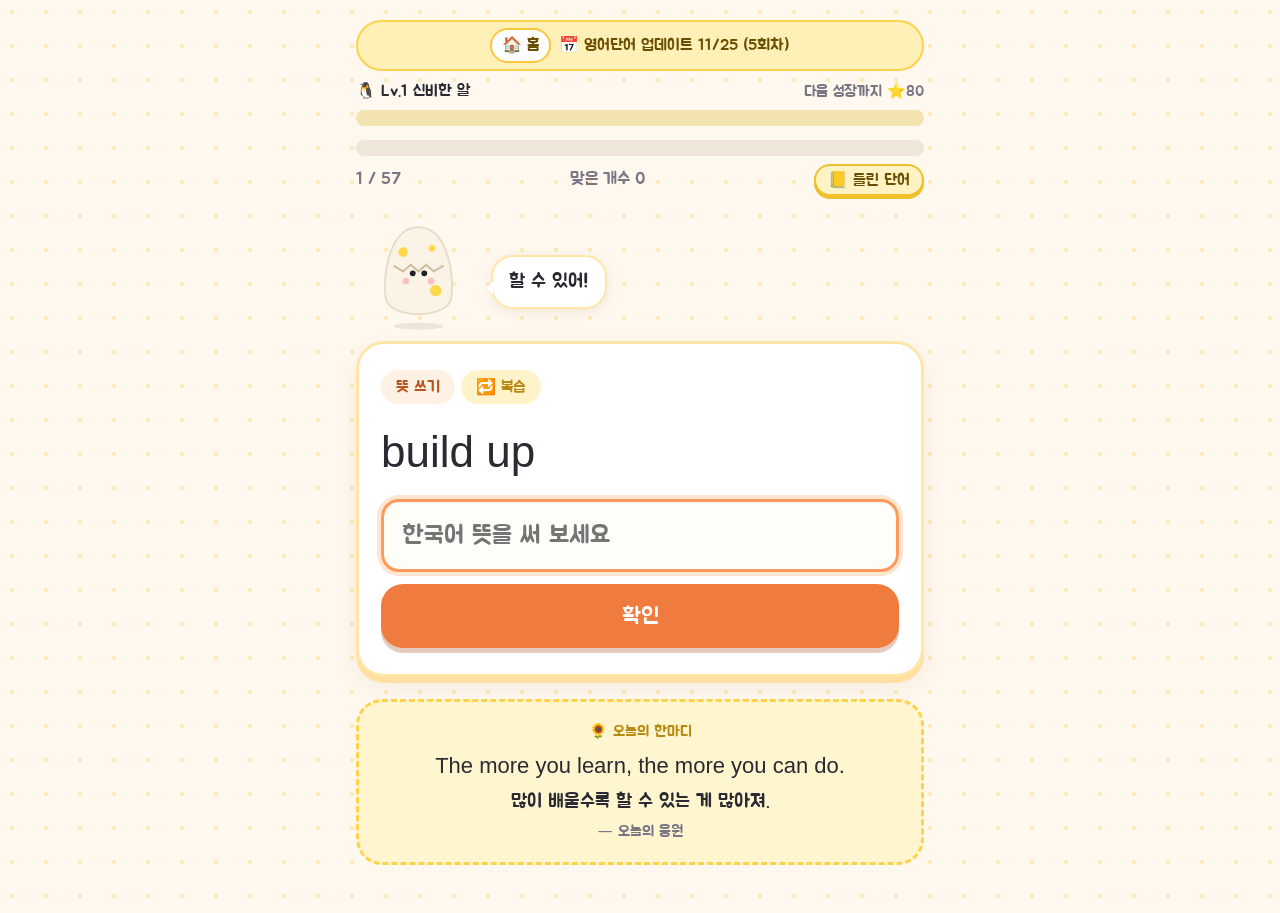
<file: q5/index.html>
<!DOCTYPE html>
<html lang="ko">
<head>
<meta charset="utf-8">
<meta name="viewport" content="width=device-width, initial-scale=1">
<title>설아 영어단어 퀴즈 5회차</title>
<link rel="stylesheet" href="../theme.css">
<style>
  :root{--bg:#fff8ef;--card:#ffffff;--ink:#2b2a33;--sub:#7a7584;--accent:#f07b3f;--accent2:#ffd36e;--ok:#2e9e6a;--okbg:#e6f6ee;--no:#d64545;--nobg:#fdeaea;--line:#efe6da}
  *{box-sizing:border-box}
  body{margin:0;background:var(--bg);color:var(--ink);font-family:"Gowun Dodum",system-ui,sans-serif;font-size:20px;line-height:1.55}
  .homebtn{background:#fff;border:2px solid #f0bf2a;border-radius:12px;padding:3px 10px;color:#6b4f00;text-decoration:none;margin-right:8px;white-space:nowrap}
  .upd{display:flex;align-items:center;justify-content:center;text-align:center;font-size:16px;font-weight:bold;color:#6b4f00;background:#fff3c4;border:2px solid #f0bf2a;border-radius:14px;padding:6px 10px;margin-bottom:8px}
  .wrap{max-width:600px;margin:0 auto;padding:20px 16px 48px}
  h1{font-family:"Nunito","Gowun Dodum",sans-serif;font-size:24px;margin:4px 0 2px}
  .muted{color:var(--sub);font-size:16px}
  .card{background:var(--card);border-radius:22px;padding:26px 22px;box-shadow:0 6px 24px rgba(120,80,30,.08);margin-top:16px}
  .bar{height:14px;background:var(--line);border-radius:99px;overflow:hidden;margin-top:14px}
  .bar>i{display:block;height:100%;background:linear-gradient(90deg,var(--accent2),var(--accent));width:0;transition:width .3s}
  .top{display:flex;justify-content:space-between;align-items:center;font-size:17px;color:var(--sub);margin-top:8px}
  .tag{display:inline-block;font-size:16px;padding:5px 13px;border-radius:99px;background:#fff1e3;color:#b9541f;font-weight:bold}
  .tag.sp{background:#e9f0ff;color:#3559c7}
  .prompt{font-family:"Nunito","Gowun Dodum",sans-serif;font-size:44px;font-weight:800;margin:14px 0 4px;word-break:keep-all}
  .prompt.ko{font-family:"Gowun Dodum",sans-serif;font-size:31px;font-weight:700}
  .hint{color:var(--sub);font-size:18px;letter-spacing:2px;margin-bottom:12px;font-family:monospace}
  input[type=text]{width:100%;font-size:25px;padding:18px 18px;border:2px solid var(--line);border-radius:14px;outline:none;font-family:inherit;background:#fffdf9}
  input[type=text]:focus{border-color:var(--accent)}
  button{font-family:inherit;font-size:22px;font-weight:bold;border:0;border-radius:16px;padding:18px 20px;cursor:pointer;width:100%;margin-top:12px;background:var(--accent);color:#fff}
  button.ghost{background:#fff;color:var(--accent);border:2px solid var(--accent)}
  button.soft{background:#f3ece3;color:var(--ink)}
  button:disabled{opacity:.5}
  .fb{margin-top:14px;border-radius:14px;padding:14px 16px;display:none}
  .fb.ok{display:block;background:var(--okbg);color:var(--ok)}
  .fb.no{display:block;background:var(--nobg);color:var(--no)}
  .fb b{font-size:23px}
  .fb .ans{color:var(--ink);margin-top:6px}
  .score{font-family:"Nunito",sans-serif;font-size:68px;font-weight:800;text-align:center;margin:6px 0 0;color:var(--accent)}
  .center{text-align:center}
  table{width:100%;border-collapse:collapse;margin-top:12px;font-size:18px}
  th,td{text-align:left;padding:9px 6px;border-bottom:1px solid var(--line);vertical-align:top}
  th{color:var(--sub);font-weight:normal;font-size:15px}
  td.w{font-family:"Nunito",sans-serif;font-weight:800}
  td.mine{color:var(--no)}
  .copied{color:var(--ok);font-size:14px;text-align:center;margin-top:6px;min-height:20px}
  .start li{margin:4px 0}
  .row{display:flex;gap:10px}.row button{flex:1}
  .pg{display:flex;align-items:flex-end;gap:10px;margin:10px 0 -6px}
  .pg svg{width:125px;height:125px;flex:none}
  .pg.big svg{width:200px;height:200px}
  .pg.big{justify-content:center}
  .bubble{background:#fff;border-radius:18px;padding:10px 16px;box-shadow:0 3px 12px rgba(120,80,30,.1);font-size:19px;margin-bottom:22px;position:relative}
  .bubble:after{content:"";position:absolute;left:-7px;bottom:12px;border:7px solid transparent;border-right-color:#fff;border-left:0}
  .hop{animation:hop .5s ease}
  .shake{animation:shake .5s ease}
  @keyframes hop{0%,100%{transform:translateY(0)}40%{transform:translateY(-14px)}}
  @keyframes shake{0%,100%{transform:rotate(0)}25%{transform:rotate(-8deg)}75%{transform:rotate(8deg)}}
  .quote{margin-top:22px;background:#fff3c9;border-radius:20px;padding:18px 20px;text-align:center}
  .quote .lab{font-size:15px;color:#b98a12;font-weight:bold}
  .quote .en{font-family:"Nunito",sans-serif;font-weight:800;font-size:22px;margin-top:6px}
  .quote .ko{font-size:19px;margin-top:4px}
  .quote .by{font-size:15px;color:var(--sub);margin-top:4px}
  .lv{display:flex;justify-content:space-between;align-items:center;gap:8px;font-size:16px;margin-bottom:6px}
  .lv span{white-space:nowrap}
  .lv span{color:var(--sub);font-size:15px}
  .lvbar{height:12px;background:#f3e3b0;border-radius:99px;overflow:hidden;margin-bottom:14px}
  .lvbar>i{display:block;height:100%;background:linear-gradient(90deg,#ffe27a,#ffb800);transition:width .4s}
  .ov{position:fixed;inset:0;background:rgba(40,30,10,.45);display:flex;align-items:center;justify-content:center;z-index:9;padding:20px}
  .ovc{background:#fff;border-radius:26px;padding:24px 22px;text-align:center;max-width:380px;width:100%;animation:pop .4s ease}
  .lvtitle{font-size:26px;font-weight:bold;color:var(--accent)}
  .lvname{font-size:24px;font-weight:bold;margin-top:4px}
  @keyframes pop{0%{transform:scale(.6);opacity:0}100%{transform:scale(1);opacity:1}}
  .vil{margin-top:14px;padding-top:12px;border-top:1px dashed var(--line)}
  .vrow{display:flex;flex-wrap:wrap;gap:6px;margin-top:8px}.vrow div{width:56px}.vrow svg{width:100%;height:auto}
  .dex{display:grid;grid-template-columns:repeat(5,1fr);gap:8px;margin-top:12px;text-align:center;font-size:13px}
  .dx svg{width:100%;height:auto}
  .dx.lock{color:var(--sub)}
  .dx .q{aspect-ratio:120/130;display:flex;align-items:center;justify-content:center;background:#f3ece3;border-radius:14px;font-size:30px;color:#c9bca9}
  .gain{font-size:20px;font-weight:bold;color:#c98a00;margin-top:8px}
  .tag.rv{background:#fff3c9;color:#b98a12}

  .logbtn{background:#fff3c4;border:2px solid #f0bf2a;color:#6b4f00;border-radius:14px;padding:4px 12px;font-size:16px;font-weight:bold;width:auto;margin:0;cursor:pointer}
  .logov{position:fixed;inset:0;background:#fffaf0;z-index:10;overflow:auto;padding:16px 14px 40px}
  .logov h2{margin:4px 0 10px;font-size:26px}
  .logov .close{position:sticky;top:0;float:right;width:auto;padding:8px 16px;font-size:18px;margin:0}
  .logov .ent{background:#fff;border:2px solid #f3e1a8;border-radius:16px;padding:12px;margin:12px 0}
  .logov .ent h3{margin:0 0 6px;font-size:21px}
  .logov table{width:100%;border-collapse:collapse;font-size:18px}
  .logov td,.logov th{padding:6px 4px;border-bottom:1px solid #f3e9c6;text-align:left;vertical-align:top}
  .logov .chip{display:inline-block;background:#ffe3e3;border:2px solid #ef8f8f;color:#8a1f1f;border-radius:14px;padding:4px 10px;margin:3px;font-weight:bold;font-size:18px}
</style>
</head>
<body>
<div class="wrap">
    <div class="upd"><a class="homebtn" href="../">🏠 홈</a><span>📅 영어단어 업데이트 11/25 (5회차)</span></div>
    <div id="app"></div>
  <div class="quote" id="quote"></div>
</div>

<script src="../common.js"></script>
<script>
// [단어, 품사, 정답 뜻(표시용), 인정 키워드, 출처]
const WORDS = [
 ["travel", "동/명", "여행하다, 이동하다, 여행", "여행,이동", "D18"],
 ["abroad", "부", "해외로, 외국에", "해외,외국", "D18"],
 ["fly", "동/명", "비행하다, 날다, 비행", "비행,날다,날아,나는,난다", "D18"],
 ["flight", "명", "항공편, 비행", "항공,비행", "D18"],
 ["depart", "동", "출발하다, 떠나다", "출발,떠나,떠난", "D18"],
 ["arrive", "동", "도착하다, 이르다", "도착,이르", "D18"],
 ["reach", "동", "도착하다, 도달하다", "도착,도달,닿다", "D18"],
 ["cancel", "동", "취소하다", "취소", "D18"],
 ["land", "동/명", "착륙하다, 육지, 땅", "착륙,육지,땅", "D18"],
 ["site", "명", "위치, 현장, 유적", "위치,현장,유적,장소,사이트", "D18"],
 ["guide", "명/동", "가이드, 안내서, 안내하다", "가이드,안내", "D18"],
 ["tourist", "명", "관광객", "관광,여행객", "D18"],
 ["visitor", "명", "방문객, 손님", "방문,손님", "D18"],
 ["famous", "형", "유명한", "유명", "D18"],
 ["foreign", "형", "외국의", "외국,해외", "D18"],
 ["view", "명/동", "경치, 전망, 관점, 보다", "경치,전망,관점,풍경,보다", "D18"],
 ["memory", "명", "추억, 회상, 기억, 기억력", "추억,회상,기억", "D18"],
 ["imagine", "동", "상상하다", "상상", "D18"],
 ["experience", "명/동", "경험, 경험하다", "경험,체험", "D18"],
 ["get to", "", "~에 도착하다, 이르다", "도착,이르,다다르", "D18"],
 ["schedule", "명/동", "일정, 계획, 일정을 잡다", "일정,계획,스케줄,시간표", "D18"],
 ["journey", "명/동", "여행, 여행하다", "여행", "D18"],
 ["rush", "동", "서두르다, 급히 움직이다", "서두,서둘,급히", "D18"],
 ["landmark", "명", "명소, 랜드마크", "명소,랜드마크,상징", "D18"],
 ["photograph", "명/동", "사진, 사진을 찍다", "사진,촬영", "D18"],
 ["scenery", "명", "풍경, 경치", "풍경,경치", "D18"],
 ["impressive", "형", "인상적인, 감명 깊은", "인상,감명", "D18"],
 ["refresh", "동", "기운 나게 하다, 상쾌하게 하다", "기운,상쾌,새롭게", "D18"],
 ["insurance", "명", "보험", "보험", "D18"],
 ["hang out", "", "(~와) 시간을 보내다", "시간을보내,어울,놀다,놀아", "D18"],
 ["buy", "동", "사다, 구입하다", "사다,사는,사서,구입,구매,샀", "D19"],
 ["sell", "동", "팔다", "팔다,팔아,파는,판매,팔고", "D19"],
 ["pay", "동", "(돈을) 내다, 지불하다", "내다,내는,지불,지급,계산", "D19"],
 ["cash", "명", "현금, 돈", "현금,돈", "D19"],
 ["coin", "명", "동전", "동전,코인", "D19"],
 ["dollar", "명", "달러", "달러", "D19"],
 ["cheap", "형", "싼, 저렴한", "싼,저렴,값싼,싸다,싸고,저가", "D19"],
 ["expensive", "형", "비싼", "비싼,비싸,고가,값비싼", "D19"],
 ["shop", "명/동", "가게, 상점, 사다", "가게,상점,사다,쇼핑,사는", "D19"],
 ["choice", "명", "선택권, 선택", "선택", "D19"],
 ["customer", "명", "손님, 고객", "손님,고객", "D19"],
 ["weekend", "명", "주말", "주말", "D19"],
 ["gift", "명", "선물, (타고난) 재능", "선물,재능", "D19"],
 ["bookstore", "명", "서점, 책방", "서점,책방", "D19"],
 ["pair", "명", "한 켤레, 한 쌍, 한 벌", "켤레,한쌍,쌍,한벌,짝", "D19"],
 ["mall", "명", "쇼핑몰", "쇼핑몰,몰", "D19"],
 ["tag", "명", "표, 꼬리표", "꼬리표,표,태그,이름표", "D19"],
 ["spend", "동", "(돈·시간·노력 등을) 쓰다", "쓰다,쓴,쓰는,써,소비,지출,보내", "D19"],
 ["stop by", "", "잠시 들르다", "들르,들러,들린,방문", "D19"],
 ["goods", "명", "상품, 물품", "상품,물품,제품,물건", "D19"],
 ["junk", "명/형", "쓸모없는 물건, 고물, 쓸모없는, 싸구려의", "쓸모없,고물,싸구려,쓰레기", "D19"],
 ["display", "명/동", "전시, 진열, 전시하다, 진열하다", "전시,진열,보여주,표시", "D19"],
 ["charge", "명/동", "요금, 비용, 청구하다", "요금,비용,청구,충전", "D19"],
 ["glance", "명/동", "힐끗 봄, 힐끗 보다", "힐끗,흘끗,쓱,훑어", "D19"],
 ["complain", "동", "항의하다, 불평하다", "항의,불평,불만", "D19"],
 ["salesperson", "명", "점원, 판매원", "점원,판매원,판매", "D19"],
 ["advertisement", "명", "광고", "광고", "D19"],
 ["consume", "동", "소비하다, 소모하다", "소비,소모", "D19"],
 ["give away", "", "선물로 주다, 기부하다", "선물,기부,나눠,공짜", "D19"],
 ["remove", "동", "제거하다, 치우다", "제거,치우,치워,없애,없앤", "U3"],
 ["toxin", "명", "독소", "독소,독", "U3"],
 ["frequently", "부", "자주", "자주,빈번,종종", "U3"],
 ["in short", "", "요컨대", "요컨대,요약,간단히,간단하게,한마디로,짧게", "U3"],
 ["solution", "명", "해결책", "해결,해법", "U3"],
 ["damage", "명", "피해, 손상, 손해", "피해,손상,손해", "L6"],
 ["scent", "명", "냄새, 향기", "냄새,향기", "U3"],
 ["launch", "동/명", "시작하다, 착수하다, 출시, 개시", "시작,착수,출시,개시", "D23"],
 ["arrange", "동", "준비하다, 마련하다, 정리하다, 배열하다", "준비,마련,정리,배열", "D23"],
 ["interest", "명/동", "관심, 흥미, 관심을 끌다", "관심,흥미", "D20"],
 ["build up", "", "쌓이다, 축적되다", "쌓이,쌓여,쌓인,쌓다,축적", "U3"],
 ["wear down", "", "마모되다, 닳다", "마모,닳", "L6"],
 ["what's more", "", "게다가, 더욱이", "게다가,더욱이,더구나,더군다나,뿐만아니라,더욱", "L6"],
 ["surf", "동/명", "파도를 타다, 서핑하다, 파도", "파도,서핑", "D21"],
 ["hand", "동", "건네주다, 넘겨주다", "건네,넘겨,건내,손", "U4"],
 ["soldier", "명", "군인, 병사", "군인,병사", "L5"],
 ["elsewhere", "부", "다른 곳에서, 다른 곳에", "다른곳,딴곳", "L5"],
 ["breakout", "명", "탈옥", "탈옥,탈출", "U4"],
 ["observe", "동", "보다, 목격하다", "보다,목격,관찰", "U4"]
];
// 5회차 고정 문제 (새 단어 44개 + 지난 회차 틀린 단어 13개). 순서만 매번 섞임
const FIXED = [["complain", "meaning"], ["travel", "spell"], ["schedule", "spell"], ["insurance", "spell"], ["dollar", "spell"], ["view", "meaning"], ["fly", "spell"], ["cash", "meaning"], ["scenery", "meaning"], ["tourist", "meaning"], ["gift", "spell"], ["buy", "spell"], ["cancel", "meaning"], ["get to", "meaning"], ["choice", "spell"], ["salesperson", "meaning"], ["flight", "meaning"], ["pair", "spell"], ["customer", "spell"], ["mall", "meaning"], ["charge", "meaning"], ["abroad", "meaning"], ["experience", "spell"], ["goods", "meaning"], ["arrive", "spell"], ["glance", "spell"], ["imagine", "meaning"], ["refresh", "spell"], ["journey", "meaning"], ["guide", "spell"], ["photograph", "meaning"], ["tag", "meaning"], ["give away", "meaning"], ["impressive", "meaning"], ["rush", "spell"], ["land", "meaning"], ["cheap", "spell"], ["hang out", "spell"], ["remove", "spell"], ["toxin", "spell"], ["frequently", "spell"], ["in short", "meaning"], ["solution", "meaning"], ["damage", "meaning"], ["scent", "spell"], ["launch", "spell"], ["arrange", "spell"], ["interest", "spell"], ["build up", "meaning"], ["wear down", "meaning"], ["what's more", "meaning"], ["surf", "spell"], ["hand", "spell"], ["soldier", "spell"], ["elsewhere", "spell"], ["breakout", "meaning"], ["observe", "spell"]];
const REVIEW = new Set(["scent", "launch", "arrange", "interest", "build up", "wear down", "what's more", "surf", "hand", "soldier", "elsewhere", "breakout", "observe"]);
const BYWORD = Object.fromEntries(WORDS.map(w=>[w[0],w]));
const RATIO = 0.8;


const CHEER=["화이팅! 🐧","할 수 있어!","천천히 생각해 봐","설아 최고!","거의 다 왔어!"];
const $app = document.getElementById("app");
let qs = [], idx = 0, results = [], answered = false, dbRef = null;

function shuffle(a){a=a.slice();for(let i=a.length-1;i>0;i--){const j=Math.floor(Math.random()*(i+1));[a[i],a[j]]=[a[j],a[i]]}return a}
function esc(s){return String(s).replace(/[&<>"']/g,c=>({"&":"&amp;","<":"&lt;",">":"&gt;",'"':"&quot;","'":"&#39;"}[c]))}
function normKo(s){return s.replace(/[\s~()（）\[\]…\.\-·'"]/g,"")}
function normEn(s){return s.toLowerCase().replace(/[’']/g,"'").replace(/\s+/g,"").trim()}

function checkMeaning(ans, keys){
  const parts = ans.split(/[,，\/、]/).map(normKo).filter(Boolean);
  const ks = keys.split(",").map(normKo);
  return parts.some(p => ks.some(k => k.length===1 ? (p===k || p===k+"의" || p.startsWith(k+"은") || p.startsWith(k+"게")) : p.includes(k)));
}

function makeQuiz(pool){
  if(pool===WORDS) return shuffle(FIXED.map(([w,t])=>({w:BYWORD[w], type:t})));
  return shuffle(pool.map(p=>({w:BYWORD[p.word], type:p.type})));
}

function start(pool, label){
  qs = makeQuiz(pool); idx = 0; results = []; window.__label = label || "전체"; window.__gain = 0;
  renderQ();
}

function renderIntro(){
  $app.innerHTML = `
  <div class="card start">
    <p style="margin-top:0">설아야, 오늘 단어 시험이야! ✏️</p>
    <ul>
      <li>전체 <b>${WORDS.length}개</b> 단어 중 <b>${Math.round(WORDS.length*RATIO)}문제</b>가 무작위로 나와</li>
      <li><span class="tag">뜻 쓰기</span> 영어를 보고 한국어 뜻 쓰기</li>
      <li><span class="tag sp">철자 쓰기</span> 뜻을 보고 영어 철자 쓰기</li>
      <li>뜻이 여러 개면 <b>하나만</b> 맞게 써도 정답!</li>
      <li>다 풀면 결과 화면을 <b>캡처해서 아빠한테</b> 보내줘 📸</li>
    </ul>
    <button id="go">시작하기</button>
  </div>`;
  document.getElementById("go").onclick = ()=>start(WORDS,"5회차");
}

function renderQ(){
  answered = false;
  const q = qs[idx], w = q.w;
  const isSp = q.type==="spell";
  const hint = isSp ? w[0].split("").map(c=>c===" "?"  ":/[a-z]/i.test(c)?"_":c).join(" ") + `  (${w[0].replace(/[^a-z]/gi,"").length}글자)` : (w[1]?w[1]:"");
  $app.innerHTML = `
  <div class="lvbox">${lvHTML()}</div>
  <div class="bar"><i style="width:${idx/qs.length*100}%"></i></div>
  <div class="top"><span>${idx+1} / ${qs.length}</span><span>맞은 개수 ${results.filter(r=>r.ok).length}</span><button type="button" class="logbtn" id="logb">📒 틀린 단어</button></div>
  <div class="pg" id="pg">${penguin("normal")}<div class="bubble" id="bub">${CHEER[Math.floor(Math.random()*CHEER.length)]}</div></div>
  <div class="card">
    <span class="tag ${isSp?"sp":""}">${isSp?"철자 쓰기":"뜻 쓰기"}</span>${REVIEW.has(w[0])?' <span class="tag rv">🔁 복습</span>':""}
    <div class="prompt ${isSp?"ko":""}">${esc(isSp?w[2]:w[0])}</div>
    <div class="hint">${esc(hint)}</div>
    <form id="f" autocomplete="off">
      <input type="text" id="a" placeholder="${isSp?"영어로 써 보세요":"한국어 뜻을 써 보세요"}" autocapitalize="off" autocorrect="off" spellcheck="false" lang="${isSp?"en":"ko"}">
      <button id="btn" type="submit">확인</button>
    </form>
    <div class="fb" id="fb"></div>
  </div>`;
  document.getElementById("logb").onclick = showLog;
  const inp = document.getElementById("a"); inp.focus();
  document.getElementById("f").onsubmit = e=>{
    e.preventDefault();
    if(answered){ next(); return; }
    const v = inp.value.trim();
    if(!v){ inp.focus(); return; }
    const ok = isSp ? normEn(v)===normEn(w[0]) : checkMeaning(v, w[3]);
    results.push({word:w[0], meaning:w[2], type:q.type, mine:v, ok});
    answered = true; inp.readOnly = true;
    if(ok) addXP(1);
    document.getElementById("pg").innerHTML = penguin(ok?"happy":"sad") + `<div class="bubble">${ok?"정답! ⭐+1":"괜찮아, 다시 외우자!"}</div>`;
    if(window.__levelUp!==undefined){ const L=window.__levelUp; delete window.__levelUp; setTimeout(()=>showLevelUp(L,()=>{document.getElementById("pg").innerHTML=penguin("happy")+`<div class="bubble">나 자랐어! 고마워 🌻</div>`;document.getElementById("btn").focus();}),500); }
    const fb = document.getElementById("fb");
    fb.className = "fb " + (ok?"ok":"no");
    fb.innerHTML = ok
      ? `<b>정답! 🎉</b><div class="ans">${esc(w[0])} = ${esc(w[2])}</div>`
      : `<b>아쉬워요 😢</b><div class="ans">정답: <b>${esc(w[0])}</b> = ${esc(w[2])}</div>`;
    document.getElementById("btn").textContent = idx+1<qs.length ? "다음 문제 →" : "결과 보기";
    document.getElementById("btn").focus();
  };
}

function next(){ idx++; if(idx<qs.length) renderQ(); else renderResult(); }

function today(){const d=new Date();return `${d.getMonth()+1}/${d.getDate()} ${String(d.getHours()).padStart(2,"0")}:${String(d.getMinutes()).padStart(2,"0")}`}

function resultText(){
  const ok = results.filter(r=>r.ok).length, wrong = results.filter(r=>!r.ok);
  let t = `[설아 영어단어 퀴즈] ${today()} (${window.__label})\n점수: ${ok} / ${results.length} (${Math.round(ok/results.length*100)}점)\n`;
  if(wrong.length){ t += `\n틀린 단어 ${wrong.length}개\n` + wrong.map((r,i)=>`${i+1}. ${r.word} = ${r.meaning} (${r.type==="spell"?"철자":"뜻"} / 내 답: ${r.mine})`).join("\n"); }
  else t += "\n모두 맞았어요! 💯";
  const I2=info(getXP()); t += `\n\n🐧 조펭솜: Lv.${I2.st+1} ${STAGES[I2.st][1]} (모은 별 ${getXP()}개${I2.trip>0?`, 지금 ${STOPS[I2.trip-1].co.c} ${STOPS[I2.trip-1].ct.n}`:""})`;
  return t;
}


const HISTORY = [{"label": "1회차 (1번째)", "date": "11/18 20:59", "ok": 54, "n": 60, "wrong": [{"word": "among", "meaning": "~ 중에서, ~에 둘러싸여", "type": "spell", "mine": "(빈칸)"}, {"word": "valuable", "meaning": "값비싼, 고가의, 귀중한", "type": "spell", "mine": "expensive"}, {"word": "inspire", "meaning": "영감을 주다, 고무하다, 격려하다", "type": "meaning", "mine": ""}, {"word": "ordinary", "meaning": "보통의, 평범한", "type": "meaning", "mine": ""}, {"word": "luxurious", "meaning": "호화로운, 사치스러운", "type": "spell", "mine": "(빈칸)"}, {"word": "especially", "meaning": "특히, 유난히", "type": "spell", "mine": "expieacilly"}]}, {"label": "1회차 (2번째)", "date": "11/19 18:13", "ok": 54, "n": 60, "wrong": [{"word": "unbelievable", "meaning": "믿을 수 없는, 믿기 어려운", "type": "spell", "mine": "difficult"}, {"word": "dramatic", "meaning": "극적인", "type": "spell", "mine": "extreme"}, {"word": "worth", "meaning": "~의 가치가 있는", "type": "spell", "mine": "value"}, {"word": "precious", "meaning": "귀중한, 값진", "type": "meaning", "mine": ""}, {"word": "feature", "meaning": "특징, 특색, 특징을 이루다", "type": "spell", "mine": "(모름)"}, {"word": "exactly", "meaning": "정확하게, 틀림없이", "type": "meaning", "mine": "존재하는"}]}, {"label": "2회차", "date": "11/21 18:40", "ok": 64, "n": 72, "wrong": [{"word": "trick", "meaning": "재주, 속임수, 장난, 속이다", "type": "spell", "mine": "cheat"}, {"word": "inspire", "meaning": "영감을 주다, 고무하다, 격려하다", "type": "meaning", "mine": "(빈칸)"}, {"word": "launch", "meaning": "시작하다, 착수하다, 출시, 개시", "type": "spell", "mine": "start"}, {"word": "arrange", "meaning": "준비하다, 마련하다, 정리하다, 배열하다", "type": "spell", "mine": "prepare"}, {"word": "precious", "meaning": "귀중한, 값진", "type": "meaning", "mine": "사치스러운"}, {"word": "crowded", "meaning": "붐비는, 복잡한", "type": "spell", "mine": "crowed"}, {"word": "ordinary", "meaning": "보통의, 평범한", "type": "meaning", "mine": "고유의"}, {"word": "artificial", "meaning": "인공의, 인조의", "type": "meaning", "mine": "예술적인"}]}, {"label": "3회차", "date": "11/22 19:57", "ok": 34, "n": 40, "wrong": [{"word": "launch", "meaning": "시작하다, 착수하다, 출시, 개시", "type": "spell", "mine": "🐧"}, {"word": "hand", "meaning": "건네주다, 넘겨주다", "type": "spell", "mine": "take"}, {"word": "soldier", "meaning": "군인, 병사", "type": "spell", "mine": "soilder"}, {"word": "elsewhere", "meaning": "다른 곳에서, 다른 곳에", "type": "spell", "mine": "🐧"}, {"word": "breakout", "meaning": "탈옥", "type": "meaning", "mine": "벽돌"}, {"word": "observe", "meaning": "보다, 목격하다", "type": "spell", "mine": "witness"}]}, {"label": "4회차", "date": "11/23 20:24", "ok": 66, "n": 73, "wrong": [{"word": "build up", "meaning": "쌓이다, 축적되다", "type": "meaning", "mine": "건설하다"}, {"word": "surf", "meaning": "파도를 타다, 서핑하다, 파도", "type": "spell", "mine": "wave"}, {"word": "scent", "meaning": "냄새, 향기", "type": "spell", "mine": "smell"}, {"word": "what's more", "meaning": "게다가, 더욱이", "type": "meaning", "mine": "한술 더 떠서"}, {"word": "wear down", "meaning": "마모되다, 닳다", "type": "meaning", "mine": "입다"}, {"word": "launch", "meaning": "시작하다, 착수하다, 출시, 개시", "type": "spell", "mine": "laundry"}, {"word": "arrange", "meaning": "준비하다, 마련하다, 정리하다, 배열하다", "type": "spell", "mine": "observe"}]}, {"label": "4회차", "date": "11/24 21:59", "ok": 71, "n": 73, "wrong": [{"word": "interest", "meaning": "관심, 흥미, 관심을 끌다", "type": "spell", "mine": "intrest"}, {"word": "scent", "meaning": "냄새, 향기", "type": "spell", "mine": "smell"}]}];
const LOGKEY="seola_wrong_log"; let memLog=[];
function getLog(){try{const v=localStorage.getItem(LOGKEY);return v?JSON.parse(v):memLog}catch(e){return memLog}}
function addLog(en){try{if(typeof dayLog==="function")dayLog({label:"영어단어 "+en.label,ok:en.ok,n:en.n,wrong:en.wrong.map(w=>w.word+" = "+w.meaning+" ("+(w.type==="spell"?"철자":"뜻")+" / 내 답: "+w.mine+")")})}catch(e){}const a=getLog().concat([en]).slice(-60);memLog=a;try{localStorage.setItem(LOGKEY,JSON.stringify(a))}catch(e){}}
function showLog(){
  const all = HISTORY.concat(getLog().filter(e=>!HISTORY.some(h=>h.label===e.label&&h.date===e.date)));
  const cnt = {};
  all.filter(en=>!/다시 풀기/.test(en.label)).forEach(en=>en.wrong.forEach(r=>{cnt[r.word]=(cnt[r.word]||0)+1}));
  const rep = Object.entries(cnt).filter(([w,c])=>c>=2).sort((a,b)=>b[1]-a[1]);
  const o=document.createElement("div"); o.className="logov";
  o.innerHTML = `<button class="close" id="logx">닫기 ✕</button><h2>📒 틀린 단어 모음</h2>
  ${rep.length?`<div class="ent"><h3>⚠ 자꾸 틀리는 단어</h3>${rep.map(([w,c])=>`<span class="chip">${esc(w)} ×${c}</span>`).join("")}</div>`:""}
  ${all.slice().reverse().map(en=>`<div class="ent"><h3>${esc(en.label)} <span class="muted" style="font-size:16px">${esc(en.date)} · ${en.ok}/${en.n}</span></h3>
    ${en.wrong.length?`<table><tr><th>단어</th><th>정답 뜻</th><th>내 답</th></tr>${en.wrong.map(r=>`<tr><td class="w">${esc(r.word)}</td><td>${esc(r.meaning)}</td><td class="mine">${esc(r.mine||"")}<br><span class="muted">${r.type==="spell"?"철자":"뜻"}</span></td></tr>`).join("")}</table>`:"<div>모두 맞았어요! 💯</div>"}</div>`).join("")}`;
  document.body.appendChild(o);
  document.getElementById("logx").onclick=()=>o.remove();
}

function renderResult(){
  const ok = results.filter(r=>r.ok).length, wrong = results.filter(r=>!r.ok);
  const pct = Math.round(ok/results.length*100);
  const msg = pct===100?"완벽해! 최고야 💯":pct>=80?"정말 잘했어! 👏":pct>=60?"좋아, 조금만 더! 💪":"틀린 단어만 다시 해 보자! 🔁";
  const bonus = results.length>=10 ? (5 + (pct===100?10:0)) : 2;
  addXP(bonus);
  addLog({label:window.__label,date:today(),ok:ok,n:results.length,wrong:wrong.map(r=>({word:r.word,meaning:r.meaning,type:r.type,mine:r.mine}))});
  const gain = window.__gain;
  $app.innerHTML = `
  <div class="pg big">${penguin(pct>=60?"happy":"sad")}</div>
  <div class="card center">
    <div class="muted">${today()} · ${esc(window.__label)}</div>
    <div class="score">${ok} / ${results.length}</div>
    <div style="font-size:20px;font-weight:bold">${pct}점 · ${msg}</div>
    <div class="gain">이번에 모은 별 ⭐+${gain} <span class="muted">(보너스 +${bonus})</span></div>
  </div>
  <div class="card lvbox">${lvHTML()}</div>
  <div class="card">
    <button id="mail">📧 아빠한테 메일 보내기</button>
    <button class="ghost" id="sms">💬 아빠한테 문자 보내기</button>
    <button class="ghost" id="logr">📒 틀린 단어 모아보기 (회차별)</button>
    <button class="soft" id="copy">📋 결과 복사하기</button>
    <div class="copied" id="cp"></div>
    ${wrong.length?`<button class="ghost" id="retry">틀린 단어만 다시 풀기 (${wrong.length}개)</button>`:""}
    <button class="soft" id="again">처음부터 새로 풀기</button>
  </div>
  ${wrong.length?`<div class="card">
    <b>틀린 단어 ${wrong.length}개</b> <span class="muted">아래 메일 버튼으로 아빠한테 보내줘</span>
    <table><tr><th>단어</th><th>정답 뜻</th><th>내 답</th></tr>
    ${wrong.map(r=>`<tr><td class="w">${esc(r.word)}</td><td>${esc(r.meaning)}</td><td class="mine">${esc(r.mine)}<br><span class="muted">${r.type==="spell"?"철자":"뜻"}</span></td></tr>`).join("")}
    </table></div>`:""}
  ${dexHTML()}
`;
  document.getElementById("logr").onclick = showLog;
  document.getElementById("mail").onclick = ()=>{
    const to = atob("Y2hvaW5rdWVAZ21haWwuY29t");
    const subj = `[설아 단어퀴즈] ${window.__label} ${ok}/${results.length} (${pct}점)`;
    location.href = "mailto:" + to + "?subject=" + encodeURIComponent(subj) + "&body=" + encodeURIComponent(resultText());
    document.getElementById("cp").textContent = "메일 앱이 열리면 '보내기'를 눌러줘 📨";
    setTimeout(()=>{ if(!document.hidden) document.getElementById("cp").textContent = "메일이 안 열리면 아래 '문자 보내기'를 눌러줘 💬"; }, 1800);
  };
  document.getElementById("sms").onclick = async ()=>{
    const t = resultText();
    try{ await navigator.clipboard.writeText(t); }catch(e){}
    location.href = "sms:?body=" + encodeURIComponent(t);
    document.getElementById("cp").textContent = "문자 앱에서 받는 사람에 '아빠'를 고르고 보내줘 💬 (내용이 비어 있으면 꾹 눌러 붙여넣기)";
  };
  document.getElementById("copy").onclick = async ()=>{
    try{ await navigator.clipboard.writeText(resultText()); document.getElementById("cp").textContent="복사됐어! 문자나 메일에 꾹 눌러 붙여넣기 해서 아빠한테 보내줘 ✅"; }
    catch(e){ document.getElementById("cp").textContent="복사가 안 돼요. 화면을 캡처해서 보내주세요 📸"; }
  };
  if(wrong.length) document.getElementById("retry").onclick = ()=>{
    start(wrong.map(r=>({word:r.word,type:r.type})),"오답 다시 풀기");
  };
  document.getElementById("again").onclick = ()=>start(WORDS,"5회차");
  if(window.__levelUp!==undefined){ const L=window.__levelUp; delete window.__levelUp; setTimeout(()=>showLevelUp(L),600); }
}


const QUOTES=[
 ["Little by little, one travels far.","조금씩 조금씩 가면 멀리 갈 수 있어.","스페인 속담"],
 ["Slow and steady wins the race.","천천히 꾸준히 가는 쪽이 이겨.","이솝 우화 〈토끼와 거북이〉"],
 ["Practice makes perfect.","연습하면 완벽해져.","영어 속담"],
 ["Rome wasn't built in a day.","로마는 하루아침에 만들어지지 않았어.","영어 속담"],
 ["A journey of a thousand miles begins with a single step.","천 리 길도 한 걸음부터.","노자"],
 ["Where there's a will, there's a way.","뜻이 있는 곳에 길이 있어.","영어 속담"],
 ["Knowledge is power.","아는 것이 힘이야.","프랜시스 베이컨"],
 ["Many drops make a shower.","작은 물방울이 모여 소나기가 돼.","영어 속담"],
 ["Every day is a new chance to learn.","매일매일이 새로 배울 기회야.","오늘의 응원"],
 ["Don't put off till tomorrow what you can do today.","오늘 할 수 있는 일을 내일로 미루지 마.","영어 속담"],
 ["Constant dripping wears away the stone.","낙숫물이 바위를 뚫어.","영어 속담"],
 ["Small steps every day add up to big results.","매일의 작은 걸음이 모여 큰 결과가 돼.","오늘의 응원"],
 ["Learning is a treasure that follows its owner everywhere.","배움은 어디든 주인을 따라다니는 보물이야.","중국 속담"],
 ["It does not matter how slowly you go as long as you do not stop.","멈추지만 않는다면 얼마나 천천히 가는지는 중요하지 않아.","공자"],
 ["Today's effort is tomorrow's strength.","오늘의 노력이 내일의 힘이 돼.","오늘의 응원"],
 ["Mistakes help you learn.","틀려도 괜찮아, 틀리면서 배우는 거야.","오늘의 응원"],
 ["An hour in the morning is worth two in the evening.","아침 한 시간은 저녁 두 시간만큼 값져.","영어 속담"],
 ["Many a little makes a mickle.","티끌 모아 태산.","영어 속담"],
 ["The more you learn, the more you can do.","많이 배울수록 할 수 있는 게 많아져.","오늘의 응원"],
 ["Keep going. You are doing great!","계속 가자. 정말 잘하고 있어!","해바라기 펭귄"]
];
function showQuote(){
  const d=new Date(); const day=Math.floor((d-new Date(d.getFullYear(),0,0))/86400000);
  const q=QUOTES[day%QUOTES.length];
  document.getElementById("quote").innerHTML=`<div class="lab">🌻 오늘의 한마디</div><div class="en">${esc(q[0])}</div><div class="ko">${esc(q[1])}</div><div class="by">— ${esc(q[2])}</div>`;
}

showQuote();
start(WORDS,"5회차");
</script>
</body>
</html>
</file>
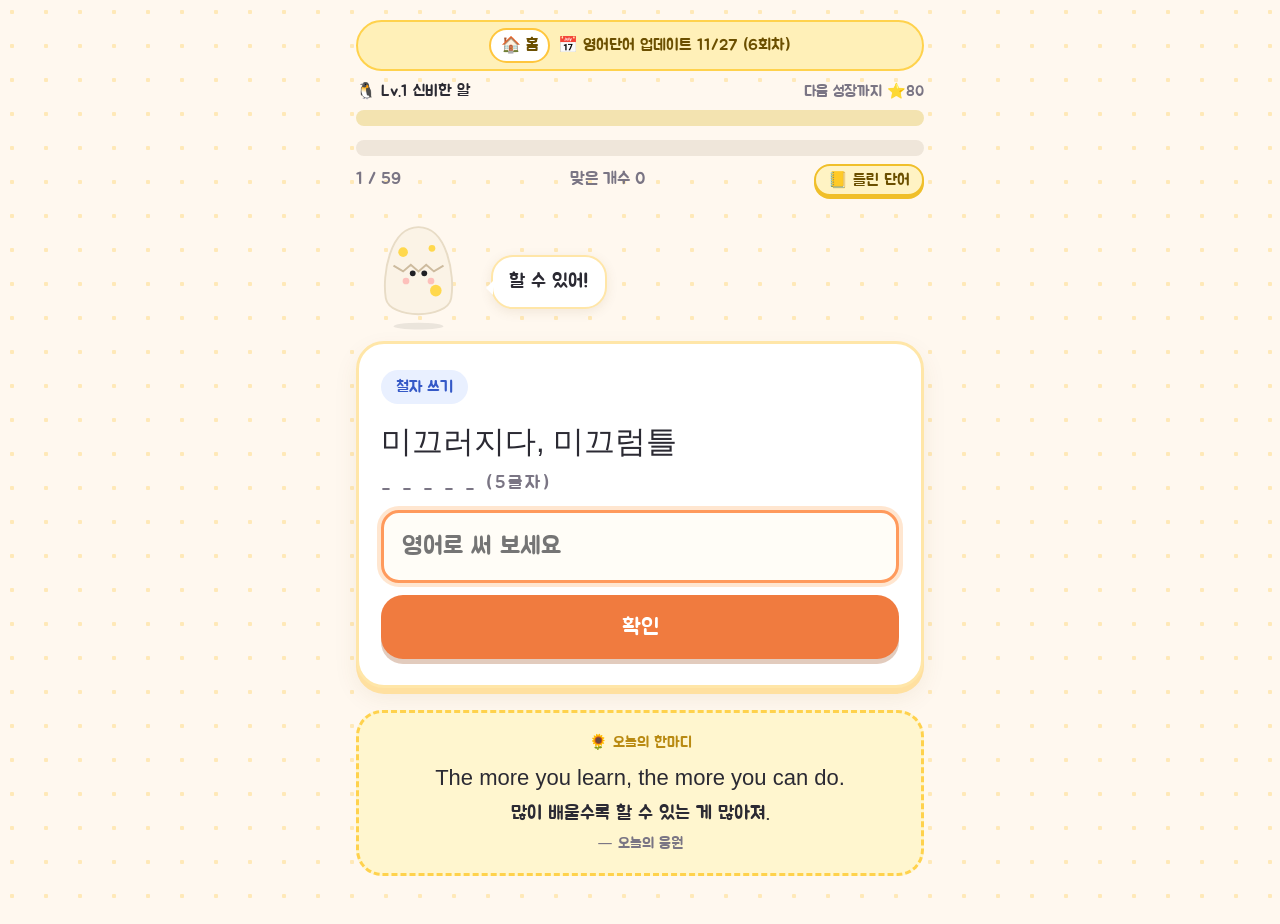
<file: q6/index.html>
<!DOCTYPE html>
<html lang="ko">
<head>
<meta charset="utf-8">
<meta name="viewport" content="width=device-width, initial-scale=1">
<title>설아 영어단어 퀴즈 6회차</title>
<link rel="stylesheet" href="../theme.css">
<style>
  :root{--bg:#fff8ef;--card:#ffffff;--ink:#2b2a33;--sub:#7a7584;--accent:#f07b3f;--accent2:#ffd36e;--ok:#2e9e6a;--okbg:#e6f6ee;--no:#d64545;--nobg:#fdeaea;--line:#efe6da}
  *{box-sizing:border-box}
  body{margin:0;background:var(--bg);color:var(--ink);font-family:"Gowun Dodum",system-ui,sans-serif;font-size:20px;line-height:1.55}
  .homebtn{background:#fff;border:2px solid #f0bf2a;border-radius:12px;padding:3px 10px;color:#6b4f00;text-decoration:none;margin-right:8px;white-space:nowrap}
  .upd{display:flex;align-items:center;justify-content:center;text-align:center;font-size:16px;font-weight:bold;color:#6b4f00;background:#fff3c4;border:2px solid #f0bf2a;border-radius:14px;padding:6px 10px;margin-bottom:8px}
  .wrap{max-width:600px;margin:0 auto;padding:20px 16px 48px}
  h1{font-family:"Nunito","Gowun Dodum",sans-serif;font-size:24px;margin:4px 0 2px}
  .muted{color:var(--sub);font-size:16px}
  .card{background:var(--card);border-radius:22px;padding:26px 22px;box-shadow:0 6px 24px rgba(120,80,30,.08);margin-top:16px}
  .bar{height:14px;background:var(--line);border-radius:99px;overflow:hidden;margin-top:14px}
  .bar>i{display:block;height:100%;background:linear-gradient(90deg,var(--accent2),var(--accent));width:0;transition:width .3s}
  .top{display:flex;justify-content:space-between;align-items:center;font-size:17px;color:var(--sub);margin-top:8px}
  .tag{display:inline-block;font-size:16px;padding:5px 13px;border-radius:99px;background:#fff1e3;color:#b9541f;font-weight:bold}
  .tag.sp{background:#e9f0ff;color:#3559c7}
  .prompt{font-family:"Nunito","Gowun Dodum",sans-serif;font-size:44px;font-weight:800;margin:14px 0 4px;word-break:keep-all}
  .prompt.ko{font-family:"Gowun Dodum",sans-serif;font-size:31px;font-weight:700}
  .hint{color:var(--sub);font-size:18px;letter-spacing:2px;margin-bottom:12px;font-family:monospace}
  input[type=text]{width:100%;font-size:25px;padding:18px 18px;border:2px solid var(--line);border-radius:14px;outline:none;font-family:inherit;background:#fffdf9}
  input[type=text]:focus{border-color:var(--accent)}
  button{font-family:inherit;font-size:22px;font-weight:bold;border:0;border-radius:16px;padding:18px 20px;cursor:pointer;width:100%;margin-top:12px;background:var(--accent);color:#fff}
  button.ghost{background:#fff;color:var(--accent);border:2px solid var(--accent)}
  button.soft{background:#f3ece3;color:var(--ink)}
  button:disabled{opacity:.5}
  .fb{margin-top:14px;border-radius:14px;padding:14px 16px;display:none}
  .fb.ok{display:block;background:var(--okbg);color:var(--ok)}
  .fb.no{display:block;background:var(--nobg);color:var(--no)}
  .fb b{font-size:23px}
  .fb .ans{color:var(--ink);margin-top:6px}
  .score{font-family:"Nunito",sans-serif;font-size:68px;font-weight:800;text-align:center;margin:6px 0 0;color:var(--accent)}
  .center{text-align:center}
  table{width:100%;border-collapse:collapse;margin-top:12px;font-size:18px}
  th,td{text-align:left;padding:9px 6px;border-bottom:1px solid var(--line);vertical-align:top}
  th{color:var(--sub);font-weight:normal;font-size:15px}
  td.w{font-family:"Nunito",sans-serif;font-weight:800}
  td.mine{color:var(--no)}
  .copied{color:var(--ok);font-size:14px;text-align:center;margin-top:6px;min-height:20px}
  .start li{margin:4px 0}
  .row{display:flex;gap:10px}.row button{flex:1}
  .pg{display:flex;align-items:flex-end;gap:10px;margin:10px 0 -6px}
  .pg svg{width:125px;height:125px;flex:none}
  .pg.big svg{width:200px;height:200px}
  .pg.big{justify-content:center}
  .bubble{background:#fff;border-radius:18px;padding:10px 16px;box-shadow:0 3px 12px rgba(120,80,30,.1);font-size:19px;margin-bottom:22px;position:relative}
  .bubble:after{content:"";position:absolute;left:-7px;bottom:12px;border:7px solid transparent;border-right-color:#fff;border-left:0}
  .hop{animation:hop .5s ease}
  .shake{animation:shake .5s ease}
  @keyframes hop{0%,100%{transform:translateY(0)}40%{transform:translateY(-14px)}}
  @keyframes shake{0%,100%{transform:rotate(0)}25%{transform:rotate(-8deg)}75%{transform:rotate(8deg)}}
  .quote{margin-top:22px;background:#fff3c9;border-radius:20px;padding:18px 20px;text-align:center}
  .quote .lab{font-size:15px;color:#b98a12;font-weight:bold}
  .quote .en{font-family:"Nunito",sans-serif;font-weight:800;font-size:22px;margin-top:6px}
  .quote .ko{font-size:19px;margin-top:4px}
  .quote .by{font-size:15px;color:var(--sub);margin-top:4px}
  .lv{display:flex;justify-content:space-between;align-items:center;gap:8px;font-size:16px;margin-bottom:6px}
  .lv span{white-space:nowrap}
  .lv span{color:var(--sub);font-size:15px}
  .lvbar{height:12px;background:#f3e3b0;border-radius:99px;overflow:hidden;margin-bottom:14px}
  .lvbar>i{display:block;height:100%;background:linear-gradient(90deg,#ffe27a,#ffb800);transition:width .4s}
  .ov{position:fixed;inset:0;background:rgba(40,30,10,.45);display:flex;align-items:center;justify-content:center;z-index:9;padding:20px}
  .ovc{background:#fff;border-radius:26px;padding:24px 22px;text-align:center;max-width:380px;width:100%;animation:pop .4s ease}
  .lvtitle{font-size:26px;font-weight:bold;color:var(--accent)}
  .lvname{font-size:24px;font-weight:bold;margin-top:4px}
  @keyframes pop{0%{transform:scale(.6);opacity:0}100%{transform:scale(1);opacity:1}}
  .vil{margin-top:14px;padding-top:12px;border-top:1px dashed var(--line)}
  .vrow{display:flex;flex-wrap:wrap;gap:6px;margin-top:8px}.vrow div{width:56px}.vrow svg{width:100%;height:auto}
  .dex{display:grid;grid-template-columns:repeat(5,1fr);gap:8px;margin-top:12px;text-align:center;font-size:13px}
  .dx svg{width:100%;height:auto}
  .dx.lock{color:var(--sub)}
  .dx .q{aspect-ratio:120/130;display:flex;align-items:center;justify-content:center;background:#f3ece3;border-radius:14px;font-size:30px;color:#c9bca9}
  .gain{font-size:20px;font-weight:bold;color:#c98a00;margin-top:8px}
  .tag.rv{background:#fff3c9;color:#b98a12}

  .logbtn{background:#fff3c4;border:2px solid #f0bf2a;color:#6b4f00;border-radius:14px;padding:4px 12px;font-size:16px;font-weight:bold;width:auto;margin:0;cursor:pointer}
  .logov{position:fixed;inset:0;background:#fffaf0;z-index:10;overflow:auto;padding:16px 14px 40px}
  .logov h2{margin:4px 0 10px;font-size:26px}
  .logov .close{position:sticky;top:0;float:right;width:auto;padding:8px 16px;font-size:18px;margin:0}
  .logov .ent{background:#fff;border:2px solid #f3e1a8;border-radius:16px;padding:12px;margin:12px 0}
  .logov .ent h3{margin:0 0 6px;font-size:21px}
  .logov table{width:100%;border-collapse:collapse;font-size:18px}
  .logov td,.logov th{padding:6px 4px;border-bottom:1px solid #f3e9c6;text-align:left;vertical-align:top}
  .logov .chip{display:inline-block;background:#ffe3e3;border:2px solid #ef8f8f;color:#8a1f1f;border-radius:14px;padding:4px 10px;margin:3px;font-weight:bold;font-size:18px}
</style>
</head>
<body>
<div class="wrap">
    <div class="upd"><a class="homebtn" href="../">🏠 홈</a><span>📅 영어단어 업데이트 11/27 (6회차)</span></div>
    <div id="app"></div>
  <div class="quote" id="quote"></div>
</div>

<script src="../common.js"></script>
<script>
// [단어, 품사, 정답 뜻(표시용), 인정 키워드, 출처]
const WORDS = [
 ["timeless", "형", "시대를 초월한, 영원한", "시대,초월,영원,불변", "U01"],
 ["effective", "형", "효과적인", "효과", "U01"],
 ["decade", "명", "10년", "10년,십년", "U01"],
 ["appear", "동", "나타나다, ~인 것 같다", "나타,보이,보인", "U01"],
 ["stylish", "형", "유행의, 멋진", "유행,멋진,세련,스타일", "U01"],
 ["jeans", "명", "청바지", "청바지,진바지", "U01"],
 ["trend", "명", "유행, 추세", "유행,추세,경향", "U01"],
 ["repeat", "동", "반복하다", "반복,되풀이", "U01"],
 ["necessary", "형", "필요한, 필수적인", "필요,필수", "U01"],
 ["popularity", "명", "인기", "인기", "U01"],
 ["prefer", "동", "선호하다", "선호,더좋아", "U01"],
 ["sick of", "", "~에 싫증이 나다, ~에 질리다", "싫증,질리,질린,신물,지겹", "U01"],
 ["saying", "명", "속담, 말", "속담,격언,말", "U01"],
 ["comfortable", "형", "편안한, 편한", "편안,편한,편하", "U01"],
 ["personality", "명", "성격", "성격,개성", "U01"],
 ["play dead", "", "죽은 척하다", "죽은척,죽은체", "U01"],
 ["adopt", "동", "입양하다, 채택하다", "입양,채택", "U01"],
 ["common", "형", "흔한", "흔한,흔하,공통,보통", "U01"],
 ["welcome", "동", "맞이하다, 환영하다", "맞이,환영", "U01"],
 ["squirrel", "명", "다람쥐", "다람쥐", "U01"],
 ["characteristic", "명/형", "특징, 특성, 특징적인", "특징,특성", "U01"],
 ["sociable", "형", "사교적인", "사교", "U01"],
 ["glide", "동", "활공하다, 미끄러지듯 날다", "활공,미끄러,날다,날아,나는,글라이딩", "U01"],
 ["sensitive", "형", "예민한, 민감한", "예민,민감", "U01"],
 ["lizard", "명", "도마뱀", "도마뱀", "U01"],
 ["raise", "동", "기르다, 들어 올리다", "기르,키우,기른,키운,올리,들어", "U01"],
 ["lonely", "형", "외로운", "외로,쓸쓸", "U01"],
 ["hamster", "명", "햄스터", "햄스터", "U01"],
 ["example", "명", "예시, 예", "예시,보기,예", "U01"],
 ["hang", "동", "걸다, 매달다", "걸다,걸어,걸린,걸고,매달,매다", "U01"],
 ["at the same time", "", "동시에", "동시", "U01"],
 ["sick", "형", "아픈, 병든, 싫증난, 지친", "아픈,아프,병든,싫증,지친", "D17"],
 ["sore", "형", "아픈, 쓰라린", "아픈,아프,쓰라,따가", "D17"],
 ["throat", "명", "목구멍, 목", "목구멍,목", "D17"],
 ["pain", "명", "통증, 아픔", "통증,아픔,아프,고통", "D17"],
 ["flu", "명", "독감, 유행성 감기", "독감,감기", "D17"],
 ["trouble", "명", "문제, 어려움, 병, 통증", "문제,어려움,병,통증,곤란,고생", "D17"],
 ["slide", "동/명", "미끄러지다, 미끄럼틀", "미끄러,미끄럼", "D17"],
 ["blood", "명", "혈액, 피", "혈액,피", "D17"],
 ["health", "명", "건강, 건강 상태", "건강", "D17"],
 ["patient", "명/형", "환자, 참을성 있는, 끈기 있는", "환자,참을성,끈기,인내", "D17"],
 ["dead", "형", "죽은, 생명이 없는", "죽은,죽,생명이없", "D17"],
 ["alive", "형", "살아있는, 생생한", "살아,생생,생존", "D17"],
 ["medicine", "명", "약, 약물", "약,약물,의약", "D17"],
 ["pill", "명", "알약", "알약,약", "D17"],
 ["poison", "명", "독, 독약", "독,독약,독극", "D17"],
 ["arm", "명/동", "팔, 무장하다, 무장시키다", "팔,무장", "D17"],
 ["suffer", "동", "괴로워하다, 고통받다", "괴로,고통,시달,겪", "D17"],
 ["blind", "형", "눈이 먼, 앞을 못 보는", "눈이먼,눈먼,장님,앞을못,시각", "D17"],
 ["relax", "동", "편히 쉬다, (긴장이) 풀리다", "쉬다,쉬어,쉴,휴식,긴장,풀리,편히,편안,느긋", "D17"],
 ["watch out", "", "조심하다, 주의하다", "조심,주의", "D17"],
 ["breath", "명", "숨, 호흡", "숨,호흡", "D17"],
 ["safety", "명", "안전, 안전성", "안전", "D17"],
 ["wound", "명/동", "상처, 부상, 상처를 입히다", "상처,부상", "D17"],
 ["injured", "형", "다친, 상처 입은", "다친,다쳤,상처,부상", "D17"],
 ["digest", "동", "소화하다, 소화되다", "소화", "D17"],
 ["disease", "명", "질환, 질병", "질환,질병,병", "D17"],
 ["stranger", "명", "낯선 사람", "낯선,모르는,이방", "D17"],
 ["tragedy", "명", "비극", "비극", "D17"],
 ["prevent", "동", "예방하다, 막다, 방해하다", "예방,막다,막아,막는,방해,방지", "D17"],
 ["pass away", "", "돌아가시다, 사망하다", "돌아가,사망,죽", "D17"],
 ["depart", "동", "출발하다, 떠나다", "출발,떠나,떠난", "D18"],
 ["reach", "동", "도착하다, 도달하다", "도착,도달,닿다", "D18"],
 ["site", "명", "위치, 현장, 유적", "위치,현장,유적,장소,사이트", "D18"],
 ["visitor", "명", "방문객, 손님", "방문,손님", "D18"],
 ["famous", "형", "유명한", "유명", "D18"],
 ["foreign", "형", "외국의", "외국,해외", "D18"],
 ["memory", "명", "추억, 회상, 기억, 기억력", "추억,회상,기억", "D18"],
 ["landmark", "명", "명소, 랜드마크", "명소,랜드마크,상징", "D18"],
 ["arrive", "동", "도착하다, 이르다", "도착,이르", "D18"],
 ["solution", "명", "해결책", "해결,해법", "U3"],
 ["journey", "명/동", "여행, 여행하다", "여행", "D18"],
 ["scent", "명", "냄새, 향기", "냄새,향기", "U3"],
 ["launch", "동/명", "시작하다, 착수하다, 출시, 개시", "시작,착수,출시,개시", "D23"],
 ["arrange", "동", "준비하다, 마련하다, 정리하다, 배열하다", "준비,마련,정리,배열", "D23"],
 ["interest", "명/동", "관심, 흥미, 관심을 끌다", "관심,흥미", "D20"],
 ["build up", "", "쌓이다, 축적되다", "쌓이,쌓여,쌓인,쌓다,축적", "U3"],
 ["wear down", "", "마모되다, 닳다", "마모,닳", "L6"],
 ["what's more", "", "게다가, 더욱이", "게다가,더욱이,더구나,더군다나,뿐만아니라,더욱", "L6"],
 ["surf", "동/명", "파도를 타다, 서핑하다, 파도", "파도,서핑", "D21"]
];
// 6회차 고정 문제 (새 단어 48개 + 지난 회차 틀린 단어 11개). 순서만 매번 섞임
const FIXED = [["decade", "meaning"], ["slide", "spell"], ["adopt", "spell"], ["safety", "meaning"], ["squirrel", "spell"], ["pain", "meaning"], ["wound", "meaning"], ["popularity", "meaning"], ["prefer", "spell"], ["welcome", "meaning"], ["raise", "meaning"], ["play dead", "spell"], ["common", "meaning"], ["jeans", "meaning"], ["stranger", "meaning"], ["hang", "spell"], ["pass away", "meaning"], ["arm", "meaning"], ["comfortable", "meaning"], ["pill", "meaning"], ["prevent", "meaning"], ["sick", "meaning"], ["injured", "meaning"], ["effective", "spell"], ["appear", "meaning"], ["example", "meaning"], ["throat", "meaning"], ["blind", "meaning"], ["at the same time", "meaning"], ["dead", "meaning"], ["tragedy", "meaning"], ["patient", "meaning"], ["relax", "meaning"], ["watch out", "spell"], ["repeat", "meaning"], ["hamster", "spell"], ["sore", "meaning"], ["suffer", "spell"], ["saying", "meaning"], ["necessary", "spell"], ["depart", "spell"], ["reach", "meaning"], ["site", "meaning"], ["visitor", "meaning"], ["famous", "meaning"], ["foreign", "meaning"], ["memory", "spell"], ["landmark", "meaning"], ["arrive", "spell"], ["solution", "meaning"], ["journey", "meaning"], ["scent", "spell"], ["launch", "spell"], ["arrange", "spell"], ["interest", "spell"], ["build up", "meaning"], ["wear down", "meaning"], ["what's more", "meaning"], ["surf", "spell"]];
const REVIEW = new Set(["arrive", "solution", "journey", "scent", "launch", "arrange", "interest", "build up", "wear down", "what's more", "surf"]);
const BYWORD = Object.fromEntries(WORDS.map(w=>[w[0],w]));
const RATIO = 0.8;


const CHEER=["화이팅! 🐧","할 수 있어!","천천히 생각해 봐","설아 최고!","거의 다 왔어!"];
const $app = document.getElementById("app");
let qs = [], idx = 0, results = [], answered = false, dbRef = null;

function shuffle(a){a=a.slice();for(let i=a.length-1;i>0;i--){const j=Math.floor(Math.random()*(i+1));[a[i],a[j]]=[a[j],a[i]]}return a}
function esc(s){return String(s).replace(/[&<>"']/g,c=>({"&":"&amp;","<":"&lt;",">":"&gt;",'"':"&quot;","'":"&#39;"}[c]))}
function normKo(s){return s.replace(/[\s~()（）\[\]…\.\-·'"]/g,"")}
function normEn(s){return s.toLowerCase().replace(/[’']/g,"'").replace(/\s+/g,"").trim()}

function checkMeaning(ans, keys){
  const parts = ans.split(/[,，\/、]/).map(normKo).filter(Boolean);
  const ks = keys.split(",").map(normKo);
  return parts.some(p => ks.some(k => k.length===1 ? (p===k || p===k+"의" || p.startsWith(k+"은") || p.startsWith(k+"게")) : p.includes(k)));
}

function makeQuiz(pool){
  if(pool===WORDS) return shuffle(FIXED.map(([w,t])=>({w:BYWORD[w], type:t})));
  return shuffle(pool.map(p=>({w:BYWORD[p.word], type:p.type})));
}

function start(pool, label){
  qs = makeQuiz(pool); idx = 0; results = []; window.__label = label || "전체"; window.__gain = 0;
  renderQ();
}

function renderIntro(){
  $app.innerHTML = `
  <div class="card start">
    <p style="margin-top:0">설아야, 오늘 단어 시험이야! ✏️</p>
    <ul>
      <li>전체 <b>${WORDS.length}개</b> 단어 중 <b>${Math.round(WORDS.length*RATIO)}문제</b>가 무작위로 나와</li>
      <li><span class="tag">뜻 쓰기</span> 영어를 보고 한국어 뜻 쓰기</li>
      <li><span class="tag sp">철자 쓰기</span> 뜻을 보고 영어 철자 쓰기</li>
      <li>뜻이 여러 개면 <b>하나만</b> 맞게 써도 정답!</li>
      <li>다 풀면 결과 화면을 <b>캡처해서 아빠한테</b> 보내줘 📸</li>
    </ul>
    <button id="go">시작하기</button>
  </div>`;
  document.getElementById("go").onclick = ()=>start(WORDS,"6회차");
}

function renderQ(){
  answered = false;
  const q = qs[idx], w = q.w;
  const isSp = q.type==="spell";
  const hint = isSp ? w[0].split("").map(c=>c===" "?"  ":/[a-z]/i.test(c)?"_":c).join(" ") + `  (${w[0].replace(/[^a-z]/gi,"").length}글자)` : (w[1]?w[1]:"");
  $app.innerHTML = `
  <div class="lvbox">${lvHTML()}</div>
  <div class="bar"><i style="width:${idx/qs.length*100}%"></i></div>
  <div class="top"><span>${idx+1} / ${qs.length}</span><span>맞은 개수 ${results.filter(r=>r.ok).length}</span><button type="button" class="logbtn" id="logb">📒 틀린 단어</button></div>
  <div class="pg" id="pg">${penguin("normal")}<div class="bubble" id="bub">${CHEER[Math.floor(Math.random()*CHEER.length)]}</div></div>
  <div class="card">
    <span class="tag ${isSp?"sp":""}">${isSp?"철자 쓰기":"뜻 쓰기"}</span>${REVIEW.has(w[0])?' <span class="tag rv">🔁 복습</span>':""}
    <div class="prompt ${isSp?"ko":""}">${esc(isSp?w[2]:w[0])}</div>
    <div class="hint">${esc(hint)}</div>
    <form id="f" autocomplete="off">
      <input type="text" id="a" placeholder="${isSp?"영어로 써 보세요":"한국어 뜻을 써 보세요"}" autocapitalize="off" autocorrect="off" spellcheck="false" lang="${isSp?"en":"ko"}">
      <button id="btn" type="submit">확인</button>
    </form>
    <div class="fb" id="fb"></div>
  </div>`;
  document.getElementById("logb").onclick = showLog;
  const inp = document.getElementById("a"); inp.focus();
  document.getElementById("f").onsubmit = e=>{
    e.preventDefault();
    if(answered){ next(); return; }
    const v = inp.value.trim();
    if(!v){ inp.focus(); return; }
    const ok = isSp ? normEn(v)===normEn(w[0]) : checkMeaning(v, w[3]);
    results.push({word:w[0], meaning:w[2], type:q.type, mine:v, ok});
    answered = true; inp.readOnly = true;
    if(ok) addXP(1);
    document.getElementById("pg").innerHTML = penguin(ok?"happy":"sad") + `<div class="bubble">${ok?"정답! ⭐+1":"괜찮아, 다시 외우자!"}</div>`;
    if(window.__levelUp!==undefined){ const L=window.__levelUp; delete window.__levelUp; setTimeout(()=>showLevelUp(L,()=>{document.getElementById("pg").innerHTML=penguin("happy")+`<div class="bubble">나 자랐어! 고마워 🌻</div>`;document.getElementById("btn").focus();}),500); }
    const fb = document.getElementById("fb");
    fb.className = "fb " + (ok?"ok":"no");
    fb.innerHTML = ok
      ? `<b>정답! 🎉</b><div class="ans">${esc(w[0])} = ${esc(w[2])}</div>`
      : `<b>아쉬워요 😢</b><div class="ans">정답: <b>${esc(w[0])}</b> = ${esc(w[2])}</div>`;
    document.getElementById("btn").textContent = idx+1<qs.length ? "다음 문제 →" : "결과 보기";
    document.getElementById("btn").focus();
  };
}

function next(){ idx++; if(idx<qs.length) renderQ(); else renderResult(); }

function today(){const d=new Date();return `${d.getMonth()+1}/${d.getDate()} ${String(d.getHours()).padStart(2,"0")}:${String(d.getMinutes()).padStart(2,"0")}`}

function resultText(){
  const ok = results.filter(r=>r.ok).length, wrong = results.filter(r=>!r.ok);
  let t = `[설아 영어단어 퀴즈] ${today()} (${window.__label})\n점수: ${ok} / ${results.length} (${Math.round(ok/results.length*100)}점)\n`;
  if(wrong.length){ t += `\n틀린 단어 ${wrong.length}개\n` + wrong.map((r,i)=>`${i+1}. ${r.word} = ${r.meaning} (${r.type==="spell"?"철자":"뜻"} / 내 답: ${r.mine})`).join("\n"); }
  else t += "\n모두 맞았어요! 💯";
  const I2=info(getXP()); t += `\n\n🐧 조펭솜: Lv.${I2.st+1} ${STAGES[I2.st][1]} (모은 별 ${getXP()}개${I2.trip>0?`, 지금 ${STOPS[I2.trip-1].co.c} ${STOPS[I2.trip-1].ct.n}`:""})`;
  return t;
}


const HISTORY = [{"label": "1회차 (1번째)", "date": "11/18 20:59", "ok": 54, "n": 60, "wrong": [{"word": "among", "meaning": "~ 중에서, ~에 둘러싸여", "type": "spell", "mine": "(빈칸)"}, {"word": "valuable", "meaning": "값비싼, 고가의, 귀중한", "type": "spell", "mine": "expensive"}, {"word": "inspire", "meaning": "영감을 주다, 고무하다, 격려하다", "type": "meaning", "mine": ""}, {"word": "ordinary", "meaning": "보통의, 평범한", "type": "meaning", "mine": ""}, {"word": "luxurious", "meaning": "호화로운, 사치스러운", "type": "spell", "mine": "(빈칸)"}, {"word": "especially", "meaning": "특히, 유난히", "type": "spell", "mine": "expieacilly"}]}, {"label": "1회차 (2번째)", "date": "11/19 18:13", "ok": 54, "n": 60, "wrong": [{"word": "unbelievable", "meaning": "믿을 수 없는, 믿기 어려운", "type": "spell", "mine": "difficult"}, {"word": "dramatic", "meaning": "극적인", "type": "spell", "mine": "extreme"}, {"word": "worth", "meaning": "~의 가치가 있는", "type": "spell", "mine": "value"}, {"word": "precious", "meaning": "귀중한, 값진", "type": "meaning", "mine": ""}, {"word": "feature", "meaning": "특징, 특색, 특징을 이루다", "type": "spell", "mine": "(모름)"}, {"word": "exactly", "meaning": "정확하게, 틀림없이", "type": "meaning", "mine": "존재하는"}]}, {"label": "2회차", "date": "11/21 18:40", "ok": 64, "n": 72, "wrong": [{"word": "trick", "meaning": "재주, 속임수, 장난, 속이다", "type": "spell", "mine": "cheat"}, {"word": "inspire", "meaning": "영감을 주다, 고무하다, 격려하다", "type": "meaning", "mine": "(빈칸)"}, {"word": "launch", "meaning": "시작하다, 착수하다, 출시, 개시", "type": "spell", "mine": "start"}, {"word": "arrange", "meaning": "준비하다, 마련하다, 정리하다, 배열하다", "type": "spell", "mine": "prepare"}, {"word": "precious", "meaning": "귀중한, 값진", "type": "meaning", "mine": "사치스러운"}, {"word": "crowded", "meaning": "붐비는, 복잡한", "type": "spell", "mine": "crowed"}, {"word": "ordinary", "meaning": "보통의, 평범한", "type": "meaning", "mine": "고유의"}, {"word": "artificial", "meaning": "인공의, 인조의", "type": "meaning", "mine": "예술적인"}]}, {"label": "3회차", "date": "11/22 19:57", "ok": 34, "n": 40, "wrong": [{"word": "launch", "meaning": "시작하다, 착수하다, 출시, 개시", "type": "spell", "mine": "🐧"}, {"word": "hand", "meaning": "건네주다, 넘겨주다", "type": "spell", "mine": "take"}, {"word": "soldier", "meaning": "군인, 병사", "type": "spell", "mine": "soilder"}, {"word": "elsewhere", "meaning": "다른 곳에서, 다른 곳에", "type": "spell", "mine": "🐧"}, {"word": "breakout", "meaning": "탈옥", "type": "meaning", "mine": "벽돌"}, {"word": "observe", "meaning": "보다, 목격하다", "type": "spell", "mine": "witness"}]}, {"label": "4회차", "date": "11/23 20:24", "ok": 66, "n": 73, "wrong": [{"word": "build up", "meaning": "쌓이다, 축적되다", "type": "meaning", "mine": "건설하다"}, {"word": "surf", "meaning": "파도를 타다, 서핑하다, 파도", "type": "spell", "mine": "wave"}, {"word": "scent", "meaning": "냄새, 향기", "type": "spell", "mine": "smell"}, {"word": "what's more", "meaning": "게다가, 더욱이", "type": "meaning", "mine": "한술 더 떠서"}, {"word": "wear down", "meaning": "마모되다, 닳다", "type": "meaning", "mine": "입다"}, {"word": "launch", "meaning": "시작하다, 착수하다, 출시, 개시", "type": "spell", "mine": "laundry"}, {"word": "arrange", "meaning": "준비하다, 마련하다, 정리하다, 배열하다", "type": "spell", "mine": "observe"}]}, {"label": "4회차", "date": "11/24 21:59", "ok": 71, "n": 73, "wrong": [{"word": "interest", "meaning": "관심, 흥미, 관심을 끌다", "type": "spell", "mine": "intrest"}, {"word": "scent", "meaning": "냄새, 향기", "type": "spell", "mine": "smell"}]}, {"label": "5회차", "date": "11/26 15:32", "ok": 54, "n": 57, "wrong": [{"word": "arrive", "meaning": "도착하다, 이르다", "type": "spell", "mine": "get to"}, {"word": "solution", "meaning": "해결책", "type": "meaning", "mine": "상황"}, {"word": "journey", "meaning": "여행, 여행하다", "type": "meaning", "mine": "일정"}]}];
const LOGKEY="seola_wrong_log"; let memLog=[];
function getLog(){try{const v=localStorage.getItem(LOGKEY);return v?JSON.parse(v):memLog}catch(e){return memLog}}
function addLog(en){try{if(typeof dayLog==="function")dayLog({label:"영어단어 "+en.label,ok:en.ok,n:en.n,wrong:en.wrong.map(w=>w.word+" = "+w.meaning+" ("+(w.type==="spell"?"철자":"뜻")+" / 내 답: "+w.mine+")")})}catch(e){}const a=getLog().concat([en]).slice(-60);memLog=a;try{localStorage.setItem(LOGKEY,JSON.stringify(a))}catch(e){}}
function showLog(){
  const all = HISTORY.concat(getLog().filter(e=>!HISTORY.some(h=>h.label===e.label&&h.date===e.date)));
  const cnt = {};
  all.filter(en=>!/다시 풀기/.test(en.label)).forEach(en=>en.wrong.forEach(r=>{cnt[r.word]=(cnt[r.word]||0)+1}));
  const rep = Object.entries(cnt).filter(([w,c])=>c>=2).sort((a,b)=>b[1]-a[1]);
  const o=document.createElement("div"); o.className="logov";
  o.innerHTML = `<button class="close" id="logx">닫기 ✕</button><h2>📒 틀린 단어 모음</h2>
  ${rep.length?`<div class="ent"><h3>⚠ 자꾸 틀리는 단어</h3>${rep.map(([w,c])=>`<span class="chip">${esc(w)} ×${c}</span>`).join("")}</div>`:""}
  ${all.slice().reverse().map(en=>`<div class="ent"><h3>${esc(en.label)} <span class="muted" style="font-size:16px">${esc(en.date)} · ${en.ok}/${en.n}</span></h3>
    ${en.wrong.length?`<table><tr><th>단어</th><th>정답 뜻</th><th>내 답</th></tr>${en.wrong.map(r=>`<tr><td class="w">${esc(r.word)}</td><td>${esc(r.meaning)}</td><td class="mine">${esc(r.mine||"")}<br><span class="muted">${r.type==="spell"?"철자":"뜻"}</span></td></tr>`).join("")}</table>`:"<div>모두 맞았어요! 💯</div>"}</div>`).join("")}`;
  document.body.appendChild(o);
  document.getElementById("logx").onclick=()=>o.remove();
}

function renderResult(){
  const ok = results.filter(r=>r.ok).length, wrong = results.filter(r=>!r.ok);
  const pct = Math.round(ok/results.length*100);
  const msg = pct===100?"완벽해! 최고야 💯":pct>=80?"정말 잘했어! 👏":pct>=60?"좋아, 조금만 더! 💪":"틀린 단어만 다시 해 보자! 🔁";
  const bonus = results.length>=10 ? (5 + (pct===100?10:0)) : 2;
  addXP(bonus);
  addLog({label:window.__label,date:today(),ok:ok,n:results.length,wrong:wrong.map(r=>({word:r.word,meaning:r.meaning,type:r.type,mine:r.mine}))});
  const gain = window.__gain;
  $app.innerHTML = `
  <div class="pg big">${penguin(pct>=60?"happy":"sad")}</div>
  <div class="card center">
    <div class="muted">${today()} · ${esc(window.__label)}</div>
    <div class="score">${ok} / ${results.length}</div>
    <div style="font-size:20px;font-weight:bold">${pct}점 · ${msg}</div>
    <div class="gain">이번에 모은 별 ⭐+${gain} <span class="muted">(보너스 +${bonus})</span></div>
  </div>
  <div class="card lvbox">${lvHTML()}</div>
  <div class="card">
    <button id="mail">📧 아빠한테 메일 보내기</button>
    <button class="ghost" id="sms">💬 아빠한테 문자 보내기</button>
    <button class="ghost" id="logr">📒 틀린 단어 모아보기 (회차별)</button>
    <button class="soft" id="copy">📋 결과 복사하기</button>
    <div class="copied" id="cp"></div>
    ${wrong.length?`<button class="ghost" id="retry">틀린 단어만 다시 풀기 (${wrong.length}개)</button>`:""}
    <button class="soft" id="again">처음부터 새로 풀기</button>
  </div>
  ${wrong.length?`<div class="card">
    <b>틀린 단어 ${wrong.length}개</b> <span class="muted">아래 메일 버튼으로 아빠한테 보내줘</span>
    <table><tr><th>단어</th><th>정답 뜻</th><th>내 답</th></tr>
    ${wrong.map(r=>`<tr><td class="w">${esc(r.word)}</td><td>${esc(r.meaning)}</td><td class="mine">${esc(r.mine)}<br><span class="muted">${r.type==="spell"?"철자":"뜻"}</span></td></tr>`).join("")}
    </table></div>`:""}
  ${dexHTML()}
`;
  document.getElementById("logr").onclick = showLog;
  document.getElementById("mail").onclick = ()=>{
    const to = atob("Y2hvaW5rdWVAZ21haWwuY29t");
    const subj = `[설아 단어퀴즈] ${window.__label} ${ok}/${results.length} (${pct}점)`;
    location.href = "mailto:" + to + "?subject=" + encodeURIComponent(subj) + "&body=" + encodeURIComponent(resultText());
    document.getElementById("cp").textContent = "메일 앱이 열리면 '보내기'를 눌러줘 📨";
    setTimeout(()=>{ if(!document.hidden) document.getElementById("cp").textContent = "메일이 안 열리면 아래 '문자 보내기'를 눌러줘 💬"; }, 1800);
  };
  document.getElementById("sms").onclick = async ()=>{
    const t = resultText();
    try{ await navigator.clipboard.writeText(t); }catch(e){}
    location.href = "sms:?body=" + encodeURIComponent(t);
    document.getElementById("cp").textContent = "문자 앱에서 받는 사람에 '아빠'를 고르고 보내줘 💬 (내용이 비어 있으면 꾹 눌러 붙여넣기)";
  };
  document.getElementById("copy").onclick = async ()=>{
    try{ await navigator.clipboard.writeText(resultText()); document.getElementById("cp").textContent="복사됐어! 문자나 메일에 꾹 눌러 붙여넣기 해서 아빠한테 보내줘 ✅"; }
    catch(e){ document.getElementById("cp").textContent="복사가 안 돼요. 화면을 캡처해서 보내주세요 📸"; }
  };
  if(wrong.length) document.getElementById("retry").onclick = ()=>{
    start(wrong.map(r=>({word:r.word,type:r.type})),"오답 다시 풀기");
  };
  document.getElementById("again").onclick = ()=>start(WORDS,"6회차");
  if(window.__levelUp!==undefined){ const L=window.__levelUp; delete window.__levelUp; setTimeout(()=>showLevelUp(L),600); }
}


const QUOTES=[
 ["Little by little, one travels far.","조금씩 조금씩 가면 멀리 갈 수 있어.","스페인 속담"],
 ["Slow and steady wins the race.","천천히 꾸준히 가는 쪽이 이겨.","이솝 우화 〈토끼와 거북이〉"],
 ["Practice makes perfect.","연습하면 완벽해져.","영어 속담"],
 ["Rome wasn't built in a day.","로마는 하루아침에 만들어지지 않았어.","영어 속담"],
 ["A journey of a thousand miles begins with a single step.","천 리 길도 한 걸음부터.","노자"],
 ["Where there's a will, there's a way.","뜻이 있는 곳에 길이 있어.","영어 속담"],
 ["Knowledge is power.","아는 것이 힘이야.","프랜시스 베이컨"],
 ["Many drops make a shower.","작은 물방울이 모여 소나기가 돼.","영어 속담"],
 ["Every day is a new chance to learn.","매일매일이 새로 배울 기회야.","오늘의 응원"],
 ["Don't put off till tomorrow what you can do today.","오늘 할 수 있는 일을 내일로 미루지 마.","영어 속담"],
 ["Constant dripping wears away the stone.","낙숫물이 바위를 뚫어.","영어 속담"],
 ["Small steps every day add up to big results.","매일의 작은 걸음이 모여 큰 결과가 돼.","오늘의 응원"],
 ["Learning is a treasure that follows its owner everywhere.","배움은 어디든 주인을 따라다니는 보물이야.","중국 속담"],
 ["It does not matter how slowly you go as long as you do not stop.","멈추지만 않는다면 얼마나 천천히 가는지는 중요하지 않아.","공자"],
 ["Today's effort is tomorrow's strength.","오늘의 노력이 내일의 힘이 돼.","오늘의 응원"],
 ["Mistakes help you learn.","틀려도 괜찮아, 틀리면서 배우는 거야.","오늘의 응원"],
 ["An hour in the morning is worth two in the evening.","아침 한 시간은 저녁 두 시간만큼 값져.","영어 속담"],
 ["Many a little makes a mickle.","티끌 모아 태산.","영어 속담"],
 ["The more you learn, the more you can do.","많이 배울수록 할 수 있는 게 많아져.","오늘의 응원"],
 ["Keep going. You are doing great!","계속 가자. 정말 잘하고 있어!","해바라기 펭귄"]
];
function showQuote(){
  const d=new Date(); const day=Math.floor((d-new Date(d.getFullYear(),0,0))/86400000);
  const q=QUOTES[day%QUOTES.length];
  document.getElementById("quote").innerHTML=`<div class="lab">🌻 오늘의 한마디</div><div class="en">${esc(q[0])}</div><div class="ko">${esc(q[1])}</div><div class="by">— ${esc(q[2])}</div>`;
}

showQuote();
start(WORDS,"6회차");
</script>
</body>
</html>
</file>
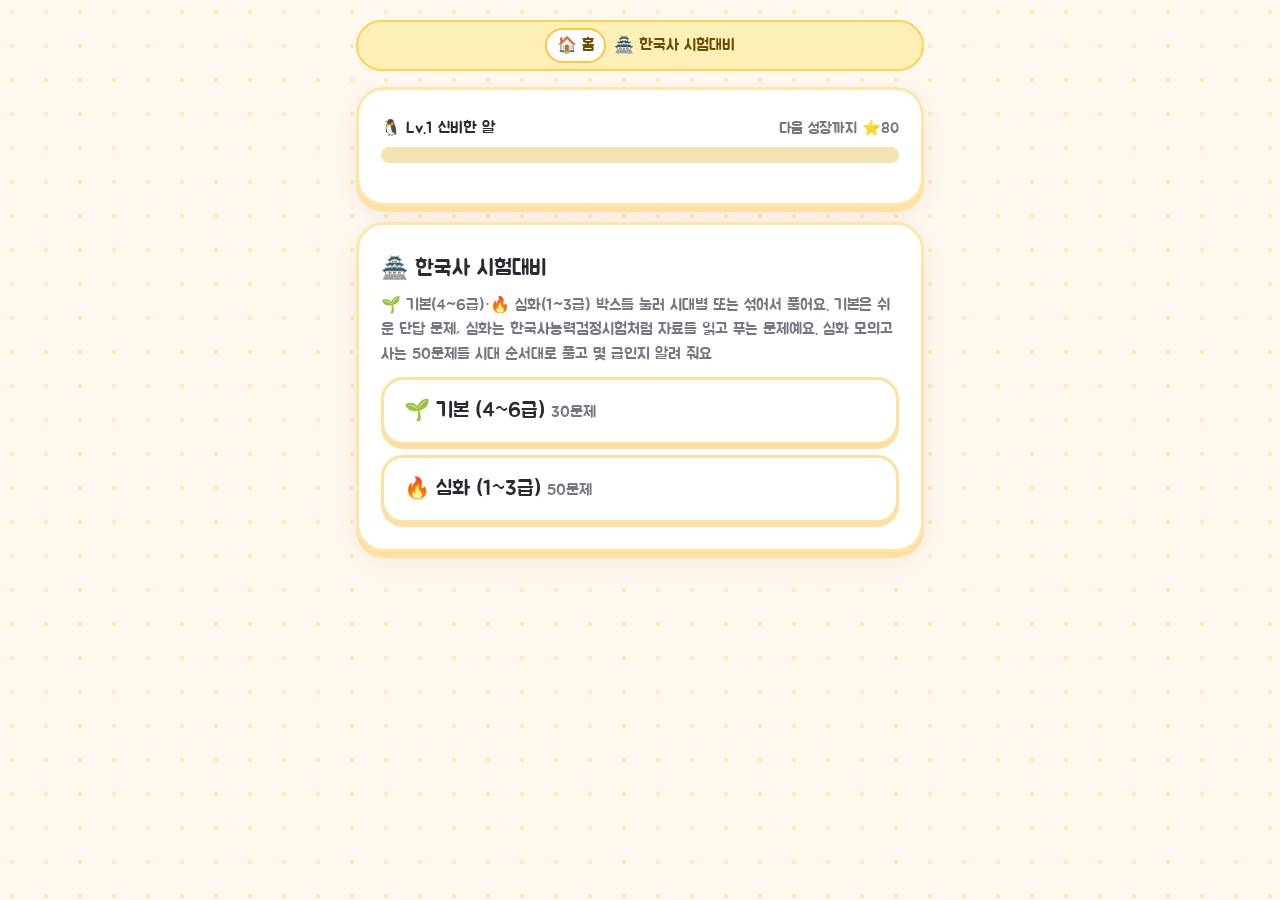
<file: study.html>
<!DOCTYPE html>
<html lang="ko">
<head>
<meta charset="utf-8">
<meta name="viewport" content="width=device-width, initial-scale=1">
<title>조펭솜 공부</title>
<link rel="stylesheet" href="theme.css">
<style>
  :root{--bg:#fff8ef;--card:#ffffff;--ink:#2b2a33;--sub:#7a7584;--accent:#f07b3f;--accent2:#ffd36e;--ok:#2e9e6a;--okbg:#e6f6ee;--no:#d64545;--nobg:#fdeaea;--line:#efe6da}
  *{box-sizing:border-box}
  body{margin:0;background:var(--bg);color:var(--ink);font-family:"Gowun Dodum",system-ui,sans-serif;font-size:20px;line-height:1.55}
  .homebtn{background:#fff;border:2px solid #f0bf2a;border-radius:12px;padding:3px 10px;color:#6b4f00;text-decoration:none;margin-right:8px;white-space:nowrap}
  .upd{display:flex;align-items:center;justify-content:center;text-align:center;font-size:16px;font-weight:bold;color:#6b4f00;background:#fff3c4;border:2px solid #f0bf2a;border-radius:14px;padding:6px 10px;margin-bottom:8px}
  .wrap{max-width:600px;margin:0 auto;padding:20px 16px 48px}
  h1{font-family:"Nunito","Gowun Dodum",sans-serif;font-size:24px;margin:4px 0 2px}
  .muted{color:var(--sub);font-size:16px}
  .card{background:var(--card);border-radius:22px;padding:26px 22px;box-shadow:0 6px 24px rgba(120,80,30,.08);margin-top:16px}
  .bar{height:14px;background:var(--line);border-radius:99px;overflow:hidden;margin-top:14px}
  .bar>i{display:block;height:100%;background:linear-gradient(90deg,var(--accent2),var(--accent));width:0;transition:width .3s}
  .top{display:flex;justify-content:space-between;align-items:center;font-size:17px;color:var(--sub);margin-top:8px}
  .tag{display:inline-block;font-size:16px;padding:5px 13px;border-radius:99px;background:#fff1e3;color:#b9541f;font-weight:bold}
  .tag.sp{background:#e9f0ff;color:#3559c7}
  .prompt{font-family:"Nunito","Gowun Dodum",sans-serif;font-size:44px;font-weight:800;margin:14px 0 4px;word-break:keep-all}
  .prompt.ko{font-family:"Gowun Dodum",sans-serif;font-size:31px;font-weight:700}
  .hint{color:var(--sub);font-size:18px;letter-spacing:2px;margin-bottom:12px;font-family:monospace}
  input[type=text]{width:100%;font-size:25px;padding:18px 18px;border:2px solid var(--line);border-radius:14px;outline:none;font-family:inherit;background:#fffdf9}
  input[type=text]:focus{border-color:var(--accent)}
  button{font-family:inherit;font-size:22px;font-weight:bold;border:0;border-radius:16px;padding:18px 20px;cursor:pointer;width:100%;margin-top:12px;background:var(--accent);color:#fff}
  button.ghost{background:#fff;color:var(--accent);border:2px solid var(--accent)}
  button.soft{background:#f3ece3;color:var(--ink)}
  button:disabled{opacity:.5}
  .fb{margin-top:14px;border-radius:14px;padding:14px 16px;display:none}
  .fb.ok{display:block;background:var(--okbg);color:var(--ok)}
  .fb.no{display:block;background:var(--nobg);color:var(--no)}
  .fb b{font-size:23px}
  .fb .ans{color:var(--ink);margin-top:6px}
  .score{font-family:"Nunito",sans-serif;font-size:68px;font-weight:800;text-align:center;margin:6px 0 0;color:var(--accent)}
  .center{text-align:center}
  table{width:100%;border-collapse:collapse;margin-top:12px;font-size:18px}
  th,td{text-align:left;padding:9px 6px;border-bottom:1px solid var(--line);vertical-align:top}
  th{color:var(--sub);font-weight:normal;font-size:15px}
  td.w{font-family:"Nunito",sans-serif;font-weight:800}
  td.mine{color:var(--no)}
  .copied{color:var(--ok);font-size:14px;text-align:center;margin-top:6px;min-height:20px}
  .start li{margin:4px 0}
  .row{display:flex;gap:10px}.row button{flex:1}
  .pg{display:flex;align-items:flex-end;gap:10px;margin:10px 0 -6px}
  .pg svg{width:125px;height:125px;flex:none}
  .pg.big svg{width:200px;height:200px}
  .pg.big{justify-content:center}
  .bubble{background:#fff;border-radius:18px;padding:10px 16px;box-shadow:0 3px 12px rgba(120,80,30,.1);font-size:19px;margin-bottom:22px;position:relative}
  .bubble:after{content:"";position:absolute;left:-7px;bottom:12px;border:7px solid transparent;border-right-color:#fff;border-left:0}
  .hop{animation:hop .5s ease}
  .shake{animation:shake .5s ease}
  @keyframes hop{0%,100%{transform:translateY(0)}40%{transform:translateY(-14px)}}
  @keyframes shake{0%,100%{transform:rotate(0)}25%{transform:rotate(-8deg)}75%{transform:rotate(8deg)}}
  .quote{margin-top:22px;background:#fff3c9;border-radius:20px;padding:18px 20px;text-align:center}
  .quote .lab{font-size:15px;color:#b98a12;font-weight:bold}
  .quote .en{font-family:"Nunito",sans-serif;font-weight:800;font-size:22px;margin-top:6px}
  .quote .ko{font-size:19px;margin-top:4px}
  .quote .by{font-size:15px;color:var(--sub);margin-top:4px}
  .lv{display:flex;justify-content:space-between;align-items:center;gap:8px;font-size:16px;margin-bottom:6px}
  .lv span{white-space:nowrap}
  .lv span{color:var(--sub);font-size:15px}
  .lvbar{height:12px;background:#f3e3b0;border-radius:99px;overflow:hidden;margin-bottom:14px}
  .lvbar>i{display:block;height:100%;background:linear-gradient(90deg,#ffe27a,#ffb800);transition:width .4s}
  .ov{position:fixed;inset:0;background:rgba(40,30,10,.45);display:flex;align-items:center;justify-content:center;z-index:9;padding:20px}
  .ovc{background:#fff;border-radius:26px;padding:24px 22px;text-align:center;max-width:380px;width:100%;animation:pop .4s ease}
  .lvtitle{font-size:26px;font-weight:bold;color:var(--accent)}
  .lvname{font-size:24px;font-weight:bold;margin-top:4px}
  @keyframes pop{0%{transform:scale(.6);opacity:0}100%{transform:scale(1);opacity:1}}
  .vil{margin-top:14px;padding-top:12px;border-top:1px dashed var(--line)}
  .vrow{display:flex;flex-wrap:wrap;gap:6px;margin-top:8px}.vrow div{width:56px}.vrow svg{width:100%;height:auto}
  .dex{display:grid;grid-template-columns:repeat(5,1fr);gap:8px;margin-top:12px;text-align:center;font-size:13px}
  .dx svg{width:100%;height:auto}
  .dx.lock{color:var(--sub)}
  .dx .q{aspect-ratio:120/130;display:flex;align-items:center;justify-content:center;background:#f3ece3;border-radius:14px;font-size:30px;color:#c9bca9}
  .gain{font-size:20px;font-weight:bold;color:#c98a00;margin-top:8px}
  .tag.rv{background:#fff3c9;color:#b98a12}

  .logbtn{background:#fff3c4;border:2px solid #f0bf2a;color:#6b4f00;border-radius:14px;padding:4px 12px;font-size:16px;font-weight:bold;width:auto;margin:0;cursor:pointer}
  .logov{position:fixed;inset:0;background:#fffaf0;z-index:10;overflow:auto;padding:16px 14px 40px}
  .logov h2{margin:4px 0 10px;font-size:26px}
  .logov .close{position:sticky;top:0;float:right;width:auto;padding:8px 16px;font-size:18px;margin:0}
  .logov .ent{background:#fff;border:2px solid #f3e1a8;border-radius:16px;padding:12px;margin:12px 0}
  .logov .ent h3{margin:0 0 6px;font-size:21px}
  .logov table{width:100%;border-collapse:collapse;font-size:18px}
  .logov td,.logov th{padding:6px 4px;border-bottom:1px solid #f3e9c6;text-align:left;vertical-align:top}
  .logov .chip{display:inline-block;background:#ffe3e3;border:2px solid #ef8f8f;color:#8a1f1f;border-radius:14px;padding:4px 10px;margin:3px;font-weight:bold;font-size:18px}
</style>
<style>
  .menu{display:grid;grid-template-columns:1fr 1fr;gap:12px;margin-top:16px}
  .mi{display:block;text-decoration:none;color:var(--ink);background:#fff;border:2px solid #f3e1a8;border-radius:20px;padding:16px 12px;text-align:center;box-shadow:0 4px 14px rgba(120,80,30,.07);font-weight:bold;font-size:21px}
  .mi small{display:block;font-weight:normal;color:var(--sub);font-size:14px;margin-top:2px}
  .mi .em{font-size:34px;display:block}
  .mi.wide{grid-column:1/3}
  h2.sec{font-size:22px;margin:0 0 8px}
  .ck{display:flex;align-items:center;gap:10px;padding:10px 4px;border-bottom:1px solid var(--line);font-size:20px}
  .ck input[type=checkbox]{width:26px;height:26px;flex:none;accent-color:var(--accent)}
  .ck.done span{text-decoration:line-through;color:var(--sub)}
  .ck button.del{width:auto;margin:0 0 0 auto;padding:2px 10px;font-size:16px;background:#f3ece3;color:var(--sub)}
  .addrow{display:flex;gap:8px;margin-top:10px}.addrow input{flex:1;font-size:19px;padding:12px 12px}.addrow button{width:auto;margin:0;font-size:18px;padding:12px 16px}
  input[type=text],input[type=time],textarea{font-family:inherit}
  input[type=time]{font-size:19px;padding:8px;border:2px solid var(--line);border-radius:10px}
  .acad{padding:8px 0;border-bottom:1px solid var(--line)}
  .acad .t{font-weight:bold}.st{display:inline-block;border-radius:99px;padding:2px 10px;font-size:15px;font-weight:bold;margin-left:6px}
  .st.soon{background:#fff3c9;color:#b98a12}.st.now{background:#e6f6ee;color:#2e9e6a}.st.end{background:#f3ece3;color:var(--sub)}
  .days label{display:inline-block;margin:3px 6px 3px 0;font-size:18px}
  .meal{padding:8px 0;border-bottom:1px solid var(--line)}.meal b{display:block}
  .note{padding:8px 4px;border-bottom:1px solid var(--line);font-size:19px}.note .d{color:var(--sub);font-size:14px}
  .toast{background:#e6f6ee;color:#2e9e6a;border-radius:12px;padding:8px 12px;margin-top:8px;font-weight:bold;text-align:center}
  details.set{margin-top:16px}details.set summary{font-weight:bold;cursor:pointer;font-size:19px}
  .opt{display:block;width:100%;text-align:left;background:#fff;color:var(--ink);border:2px solid var(--line);margin-top:10px;font-size:21px;font-weight:normal}
  .opt.ok{background:var(--okbg);border-color:var(--ok)}.opt.no{background:var(--nobg);border-color:var(--no)}
  .hz{display:block;text-align:center;font-size:60px;line-height:1.3;margin:6px 0;font-weight:400}
  .q{font-size:26px;font-weight:700;margin:12px 0;white-space:pre-line;line-height:1.45}
</style>
<style>
  .back{display:inline-block;margin:0 0 6px;color:#6b4f00;font-weight:bold;text-decoration:none;font-size:19px}
  [hidden]{display:none!important}
</style>
</head>
<body>
<div class="wrap">
<div class="upd"><a class="homebtn" href="./">🏠 홈</a><span id="stitle"></span></div>
<div class="card lvbox" id="lv"></div>
<div id="app"></div>
</div>
<script src="common.js?v=20261128b"></script>
<script src="study-data.js?v=20261128b"></script>
<script>
const $=id=>document.getElementById(id);
const key=new URLSearchParams(location.search).get("s")||"hist";
const SUB=STUDY[key]||STUDY.hist;
const SHORT=SUB.title.replace(/^\S+\s/,"");
$("stitle").textContent=SUB.title; document.title=SHORT;
let qs=[],idx=0,res=[],answered=false,label="",path=[];
const shuffle=a=>{a=a.slice();for(let i=a.length-1;i>0;i--){const j=Math.floor(Math.random()*(i+1));[a[i],a[j]]=[a[j],a[i]]}return a};
const cnt=a=>a.reduce((s,x)=>s+x.length,0);
const basicQs=()=>SUB.groups.filter(x=>!x.adv&&!x.mock).flatMap(x=>x.qs||[]);
const tierOf=g=>g.adv?"adv":(g.mock||g.all)?"":"basic";
const tierQs=k=>SUB.groups.filter(g=>tierOf(g)===k).flatMap(g=>g.qs||[]);
const advQs=()=>SUB.groups.filter(x=>x.adv).flatMap(x=>x.qs||[]);
const subQs=s=>s.units.flatMap(u=>u.qs||[]);
renderLv();
function btn(i,name,n,extra){return `<button class="opt" data-i="${i}" ${extra||""}>${escH(name)} <span class="muted">${n===null?"":n?n+"문제":"준비 중"}</span></button>`}
function menu(){
  let h=`<div class="card">`;
  if(path.length) h+=`<a class="back" href="#" id="bk">← 뒤로</a>`;
  if(SUB.groups){                       // 한국사: 기본(4~6급) / 심화(1~3급) 상자 → 시대별
    const T=[{k:"basic",name:"🌱 기본 (4~6급)"},{k:"adv",name:"🔥 심화 (1~3급)"}];
    if(path.length===0){
      h+=`<h2 class="sec">${escH(SUB.title)}</h2><div class="muted">${escH(SUB.hint)}</div>`;
      h+=T.map((t,i)=>`<button class="opt" data-i="${i}">${t.name} <span class="muted">${tierQs(t.k).length}문제</span></button>`).join("");
    } else {
      const t=T[path[0]];
      h+=`<h2 class="sec">${t.name}</h2><div class="muted">${path[0]===0?"쉬운 단답 문제로 개념 익히기":"자료를 읽고 푸는 시험 형태"}</div>`;
      h+=`<button class="opt" data-i="mix">🔀 섞어서 풀기 <span class="muted">${tierQs(t.k).length}문제 중 10문제</span></button>`;
      h+=SUB.groups.map((g,i)=>({g,i})).filter(x=>tierOf(x.g)===t.k).map(x=>btn(x.i,x.g.name.replace(/^(기본|심화) · /,""),x.g.qs.length,"")).join("");
      if(path[0]===1){const mi=SUB.groups.findIndex(g=>g.mock); h+=`<button class="opt" data-i="${mi}">📝 심화 모의고사 (50문제) <span class="muted">급 판정</span></button>`;}
    }
  } else if(path.length===0){           // 과목 목록 + 종합평가
    const total=SUB.subjects.reduce((s,x)=>s+subQs(x).length,0);
    h+=`<h2 class="sec">${escH(SUB.title)}</h2><div class="muted">${escH(SUB.hint)}</div>`;
    h+=SUB.subjects.map((s,i)=>btn(i,s.name,subQs(s).length,"")).join("");
    h+=`<button class="opt" data-i="all" ${total?"":"disabled"}>📝 ${SUB.allLabel||"종합평가"} <span class="muted">${total?total+"문제"+(SUB.allLabel?"":" · 전 과목"):"준비 중"}</span></button>`;
  } else {                              // 과목 안: 단원평가
    const s=SUB.subjects[path[0]], total=subQs(s).length;
    h+=`<h2 class="sec">${escH(s.name)} · ${SUB.unitLabel||"단원평가"}</h2>`;
    h+=s.units.length?s.units.map((u,i)=>btn(i,u.name,(u.qs||[]).length,(u.qs||[]).length?"":"disabled")).join("")
      :`<div class="muted" style="margin:10px 0">단원 문제를 준비하고 있어요. 교재 사진을 보내 주면 단원별로 만들어 넣어요.</div>`;
    if(total) h+=`<button class="opt" data-i="all" type="button">🔀 ${escH(s.name)} 전체 섞어 풀기 <span class="muted">${total}문제</span></button>`;
  }
  $("app").innerHTML=h+`</div>`;
  const bk=$("bk"); if(bk) bk.onclick=e=>{e.preventDefault();path.pop();menu()};
  $("app").querySelectorAll("button.opt").forEach(b=>b.onclick=()=>{
    const v=b.dataset.i;
    if(SUB.groups){
      if(path.length===0){ path=[+v]; return menu(); }
      const tk=path[0]===0?"basic":"adv", tn=path[0]===0?"기본":"심화";
      if(v==="mix"){ label=SHORT+" · "+tn+" 섞어서"; return start(tierQs(tk)); }
      const g=SUB.groups[+v];
      if(g.mock){ label=SHORT+" · 심화 모의고사"; return start(advQs(),{n:50,ordered:true,exam:true}); }
      label=SHORT+" · "+g.name; return start(g.qs); }
    if(path.length===0){
      if(v==="all"){ label=SHORT+" · "+(SUB.allLabel||"종합평가"); return start(SUB.subjects.flatMap(subQs)); }
      path=[+v]; return menu();
    }
    const s=SUB.subjects[path[0]];
    if(v==="all"){ label=SHORT+" · "+s.name+" 전체"; return start(subQs(s)); }
    label=SHORT+" · "+s.name+" · "+s.units[+v].name; start(s.units[+v].qs);
  });
}
let EXAM=false;
function start(pool,o){ o=o||{}; EXAM=!!o.exam; qs=(o.ordered?pool.slice():shuffle(pool)).slice(0,o.n||10).map(q=>{const order=shuffle(q.c.map((c,i)=>i));return {q:q.q,c:order.map(i=>q.c[i]),a:order.indexOf(q.a),e:q.e}}); idx=0;res=[];window.__gain=0;renderQ(); }
function renderQ(){
  answered=false; const q=qs[idx];
  $("app").innerHTML=`<div class="bar"><i style="width:${idx/qs.length*100}%"></i></div><div class="top"><span>${idx+1} / ${qs.length}</span><span>맞은 개수 ${res.filter(r=>r.ok).length}</span></div>
  <div class="card"><div class="q">${key==="hanja"?escH(q.q).replace(/\n\n([^\n]+)$/,"\n<span class=\"hz\">$1</span>"):escH(q.q)}</div>${q.c.map((c,i)=>`<button class="opt" data-i="${i}">${"①②③④⑤"[i]} ${escH(c)}</button>`).join("")}<div class="fb" id="fb"></div><button id="nx" style="display:none"></button></div>`;
  $("app").querySelectorAll("button.opt").forEach(b=>b.onclick=()=>{
    if(answered) return; answered=true; const i=+b.dataset.i, ok=i===q.a;
    res.push({q:q.q,mine:q.c[i],ans:q.c[q.a],ok}); if(ok) addXP(1);
    $("app").querySelectorAll("button.opt").forEach((x,k)=>{if(k===q.a)x.classList.add("ok"); else if(k===i)x.classList.add("no")});
    $("fb").className="fb "+(ok?"ok":"no"); $("fb").innerHTML=(ok?"<b>정답! 🎉</b>":"<b>아쉬워요 😢</b>")+`<div class="ans">${escH(q.e)}</div>`;
    $("nx").style.display="block"; $("nx").textContent=idx+1<qs.length?"다음 문제 →":"결과 보기"; $("nx").onclick=()=>{idx++; idx<qs.length?renderQ():result()};
  });
}
function result(){
  const ok=res.filter(r=>r.ok).length, n=res.length, pct=Math.round(ok/n*100), bonus=n>=10?(5+(pct===100?10:0)):2;
  addXP(bonus); const wrong=res.filter(r=>!r.ok);
  try{ const pick=q=>{const L=q.split("\n").filter(Boolean); return (L.find(x=>/\?$/.test(x))||L[0]).slice(0,60)}; dayLog({label,ok,n,wrong:wrong.map(r=>`${pick(r.q)} (정답: ${r.ans} / 내 답: ${r.mine})`)}); }catch(e){} const gain=window.__gain;
  const grade=EXAM?(pct>=80?"심화 1급":pct>=70?"심화 2급":pct>=60?"심화 3급":"3급까지 "+Math.max(0,Math.ceil(n*0.6)-ok)+"문제 더 필요"):"";
  const d=new Date(); const text=`[설아 공부] ${d.getMonth()+1}/${d.getDate()} ${String(d.getHours()).padStart(2,"0")}:${String(d.getMinutes()).padStart(2,"0")} (${label})\n점수: ${ok} / ${n} (${pct}점)${grade?" · "+grade:""}\n`+(wrong.length?`\n틀린 문제 ${wrong.length}개\n`+wrong.map((r,i)=>`${i+1}. ${r.q} (정답: ${r.ans} / 내 답: ${r.mine})`).join("\n"):"\n모두 맞았어요! 💯");
  $("app").innerHTML=`<div class="pg big">${penguin(pct>=60?"happy":"sad")}</div><div class="card center"><div class="muted">${escH(label)}</div><div class="score">${ok} / ${n}</div><div style="font-size:20px;font-weight:bold">${pct}점</div>${grade?`<div class="gain" style="font-size:22px">🎓 ${grade}</div>`:""}<div class="gain">이번에 모은 별 ⭐+${gain} <span class="muted">(보너스 +${bonus})</span></div></div>
  <div class="card"><button id="mail">📧 아빠한테 메일 보내기</button><button class="ghost" id="sms">💬 아빠한테 문자 보내기</button><button class="soft" id="copy">📋 결과 복사하기</button><div class="copied" id="cp"></div><button class="ghost" id="again">다시 풀기</button><a class="mi" style="margin-top:12px;display:block" href="./">🏠 홈으로</a></div>
  ${wrong.length?`<div class="card"><b>틀린 문제 ${wrong.length}개</b><table>${wrong.map(r=>`<tr><td>${escH(r.q)}<br><span class="muted">정답: ${escH(r.ans)} · 내 답: ${escH(r.mine)}</span></td></tr>`).join("")}</table></div>`:""}`;
  $("mail").onclick=()=>{location.href="mailto:"+atob("Y2hvaW5rdWVAZ21haWwuY29t")+"?subject="+encodeURIComponent(`[설아 공부] ${label} ${ok}/${n} (${pct}점)`)+"&body="+encodeURIComponent(text)};
  $("sms").onclick=async()=>{try{await navigator.clipboard.writeText(text)}catch(e){} location.href="sms:?body="+encodeURIComponent(text); $("cp").textContent="문자 앱에서 받는 사람에 '아빠'를 고르고 보내줘 💬"};
  $("copy").onclick=async()=>{try{await navigator.clipboard.writeText(text);$("cp").textContent="복사됐어! 아빠한테 붙여넣어 보내줘 ✅"}catch(e){$("cp").textContent="복사가 안 돼요. 화면을 캡처해서 보내주세요 📸"}};
  $("again").onclick=menu;
  if(window.__levelUp!==undefined){const L=window.__levelUp;delete window.__levelUp;setTimeout(()=>showLevelUp(L,renderLv),600);}
}
menu();
</script>
</body></html>
</file>
<file: theme.css>
/* 설아 사이트 공통 테마: 귀여운 둥근 글꼴(Jua, SIL OFL) + 파스텔 둥근 모양.
   글꼴 파일은 fonts/ 폴더에 들어 있어서 인터넷 글꼴 서버가 없어도 나와요. */
@font-face {
  font-family: 'Jua';
  font-style: normal;
  font-display: swap;
  font-weight: 400;
  src: url(fonts/jua-2-400-normal.woff2) format('woff2');
  unicode-range: U+d723-d728,U+d72a-d733,U+d735-d748,U+d74a-d74f,U+d752-d753,U+d755-d757,U+d75a-d75f,U+d762-d764,U+d766-d768,U+d76a-d76b,U+d76d-d76f,U+d771-d787,U+d789-d78b,U+d78d-d78f,U+d791-d797,U+d79a,U+d79c,U+d79e-d7a3,U+f900-f909,U+f90b-f92e;
}

@font-face {
  font-family: 'Jua';
  font-style: normal;
  font-display: swap;
  font-weight: 400;
  src: url(fonts/jua-3-400-normal.woff2) format('woff2');
  unicode-range: U+d679-d68b,U+d68e-d69e,U+d6a0,U+d6a2-d6a7,U+d6a9-d6c3,U+d6c6-d6c7,U+d6c9-d6cb,U+d6cd-d6d3,U+d6d5-d6d6,U+d6d8-d6e3,U+d6e5-d6e7,U+d6e9-d6fb,U+d6fd-d717,U+d719-d71f,U+d721-d722;
}

@font-face {
  font-family: 'Jua';
  font-style: normal;
  font-display: swap;
  font-weight: 400;
  src: url(fonts/jua-4-400-normal.woff2) format('woff2');
  unicode-range: U+d5bc-d5c7,U+d5ca-d5cb,U+d5cd-d5cf,U+d5d1-d5d7,U+d5d9-d5da,U+d5dc,U+d5de-d5e3,U+d5e6-d5e7,U+d5e9-d5eb,U+d5ed-d5f6,U+d5f8,U+d5fa-d5ff,U+d602-d603,U+d605-d607,U+d609-d60f,U+d612-d613,U+d616-d61b,U+d61d-d637,U+d63a-d63b,U+d63d-d63f,U+d641-d647,U+d64a-d64c,U+d64e-d653,U+d656-d657,U+d659-d65b,U+d65d-d666,U+d668,U+d66a-d678;
}

@font-face {
  font-family: 'Jua';
  font-style: normal;
  font-display: swap;
  font-weight: 400;
  src: url(fonts/jua-5-400-normal.woff2) format('woff2');
  unicode-range: U+d507,U+d509-d50b,U+d50d-d513,U+d515-d53b,U+d53e-d53f,U+d541-d543,U+d545-d54c,U+d54e,U+d550,U+d552-d557,U+d55a-d55b,U+d55d-d55f,U+d561-d564,U+d566-d567,U+d56a,U+d56c,U+d56e-d573,U+d576-d577,U+d579-d583,U+d585-d586,U+d58a-d5a4,U+d5a6-d5bb;
}

@font-face {
  font-family: 'Jua';
  font-style: normal;
  font-display: swap;
  font-weight: 400;
  src: url(fonts/jua-6-400-normal.woff2) format('woff2');
  unicode-range: U+d464-d477,U+d47a-d47b,U+d47d-d47f,U+d481-d487,U+d489-d48a,U+d48c,U+d48e-d4e7,U+d4e9-d503,U+d505-d506;
}

@font-face {
  font-family: 'Jua';
  font-style: normal;
  font-display: swap;
  font-weight: 400;
  src: url(fonts/jua-7-400-normal.woff2) format('woff2');
  unicode-range: U+d3bf-d3c7,U+d3ca-d3cf,U+d3d1-d3eb,U+d3ee-d3ef,U+d3f1-d3f3,U+d3f5-d3fb,U+d3fd-d400,U+d402-d45b,U+d45d-d463;
}

@font-face {
  font-family: 'Jua';
  font-style: normal;
  font-display: swap;
  font-weight: 400;
  src: url(fonts/jua-8-400-normal.woff2) format('woff2');
  unicode-range: U+d2ff,U+d302-d304,U+d306-d30b,U+d30f,U+d311-d313,U+d315-d31b,U+d31e,U+d322-d324,U+d326-d327,U+d32a-d32b,U+d32d-d32f,U+d331-d337,U+d339-d33c,U+d33e-d37b,U+d37e-d37f,U+d381-d383,U+d385-d38b,U+d38e-d390,U+d392-d397,U+d39a-d39b,U+d39d-d39f,U+d3a1-d3a7,U+d3a9-d3aa,U+d3ac,U+d3ae-d3b3,U+d3b5-d3b7,U+d3b9-d3bb,U+d3bd-d3be;
}

@font-face {
  font-family: 'Jua';
  font-style: normal;
  font-display: swap;
  font-weight: 400;
  src: url(fonts/jua-9-400-normal.woff2) format('woff2');
  unicode-range: U+d257-d27f,U+d281-d29b,U+d29d-d29f,U+d2a1-d2ab,U+d2ad-d2b7,U+d2ba-d2bb,U+d2bd-d2bf,U+d2c1-d2c7,U+d2c9-d2ef,U+d2f2-d2f3,U+d2f5-d2f7,U+d2f9-d2fe;
}

@font-face {
  font-family: 'Jua';
  font-style: normal;
  font-display: swap;
  font-weight: 400;
  src: url(fonts/jua-10-400-normal.woff2) format('woff2');
  unicode-range: U+d1b4,U+d1b6-d1f3,U+d1f5-d22b,U+d22e-d22f,U+d231-d233,U+d235-d23b,U+d23d-d240,U+d242-d256;
}

@font-face {
  font-family: 'Jua';
  font-style: normal;
  font-display: swap;
  font-weight: 400;
  src: url(fonts/jua-11-400-normal.woff2) format('woff2');
  unicode-range: U+d105-d12f,U+d132-d133,U+d135-d137,U+d139-d13f,U+d141-d142,U+d144,U+d146-d14b,U+d14e-d14f,U+d151-d153,U+d155-d15b,U+d15e-d187,U+d189-d19f,U+d1a2-d1a3,U+d1a5-d1a7,U+d1a9-d1af,U+d1b2-d1b3;
}

@font-face {
  font-family: 'Jua';
  font-style: normal;
  font-display: swap;
  font-weight: 400;
  src: url(fonts/jua-12-400-normal.woff2) format('woff2');
  unicode-range: U+d04b-d04f,U+d051-d057,U+d059-d06b,U+d06d-d06f,U+d071-d073,U+d075-d07b,U+d07e-d0a3,U+d0a6-d0a7,U+d0a9-d0ab,U+d0ad-d0b3,U+d0b6,U+d0b8,U+d0ba-d0bf,U+d0c2-d0c3,U+d0c5-d0c7,U+d0c9-d0cf,U+d0d2,U+d0d6-d0db,U+d0de-d0df,U+d0e1-d0e3,U+d0e5-d0eb,U+d0ee-d0f0,U+d0f2-d104;
}

@font-face {
  font-family: 'Jua';
  font-style: normal;
  font-display: swap;
  font-weight: 400;
  src: url(fonts/jua-13-400-normal.woff2) format('woff2');
  unicode-range: U+cfa2-cfc3,U+cfc5-cfdf,U+cfe2-cfe3,U+cfe5-cfe7,U+cfe9-cff4,U+cff6-cffb,U+cffd-cfff,U+d001-d003,U+d005-d017,U+d019-d033,U+d036-d037,U+d039-d03b,U+d03d-d04a;
}

@font-face {
  font-family: 'Jua';
  font-style: normal;
  font-display: swap;
  font-weight: 400;
  src: url(fonts/jua-14-400-normal.woff2) format('woff2');
  unicode-range: U+cef0-cef3,U+cef6,U+cef9-ceff,U+cf01-cf03,U+cf05-cf07,U+cf09-cf0f,U+cf11-cf12,U+cf14-cf1b,U+cf1d-cf1f,U+cf21-cf2f,U+cf31-cf53,U+cf56-cf57,U+cf59-cf5b,U+cf5d-cf63,U+cf66,U+cf68,U+cf6a-cf6f,U+cf71-cf84,U+cf86-cf8b,U+cf8d-cfa1;
}

@font-face {
  font-family: 'Jua';
  font-style: normal;
  font-display: swap;
  font-weight: 400;
  src: url(fonts/jua-15-400-normal.woff2) format('woff2');
  unicode-range: U+ce3c-ce57,U+ce5a-ce5b,U+ce5d-ce5f,U+ce61-ce67,U+ce6a,U+ce6c,U+ce6e-ce73,U+ce76-ce77,U+ce79-ce7b,U+ce7d-ce83,U+ce85-ce88,U+ce8a-ce8f,U+ce91-ce93,U+ce95-ce97,U+ce99-ce9f,U+cea2,U+cea4-ceab,U+cead-cee3,U+cee6-cee7,U+cee9-ceeb,U+ceed-ceef;
}

@font-face {
  font-family: 'Jua';
  font-style: normal;
  font-display: swap;
  font-weight: 400;
  src: url(fonts/jua-16-400-normal.woff2) format('woff2');
  unicode-range: U+cd92-cd93,U+cd96-cd97,U+cd99-cd9b,U+cd9d-cda3,U+cda6-cda8,U+cdaa-cdaf,U+cdb1-cdc3,U+cdc5-cdcb,U+cdcd-cde7,U+cde9-ce03,U+ce05-ce1f,U+ce22-ce34,U+ce36-ce3b;
}

@font-face {
  font-family: 'Jua';
  font-style: normal;
  font-display: swap;
  font-weight: 400;
  src: url(fonts/jua-17-400-normal.woff2) format('woff2');
  unicode-range: U+ccef-cd07,U+cd0a-cd0b,U+cd0d-cd1a,U+cd1c,U+cd1e-cd2b,U+cd2d-cd5b,U+cd5d-cd77,U+cd79-cd91;
}

@font-face {
  font-family: 'Jua';
  font-style: normal;
  font-display: swap;
  font-weight: 400;
  src: url(fonts/jua-18-400-normal.woff2) format('woff2');
  unicode-range: U+cc3f-cc43,U+cc46-cc47,U+cc49-cc4b,U+cc4d-cc53,U+cc55-cc58,U+cc5a-cc5f,U+cc61-cc97,U+cc9a-cc9b,U+cc9d-cc9f,U+cca1-cca7,U+ccaa,U+ccac,U+ccae-ccb3,U+ccb6-ccb7,U+ccb9-ccbb,U+ccbd-cccf,U+ccd1-cce3,U+cce5-ccee;
}

@font-face {
  font-family: 'Jua';
  font-style: normal;
  font-display: swap;
  font-weight: 400;
  src: url(fonts/jua-19-400-normal.woff2) format('woff2');
  unicode-range: U+cb91-cbd3,U+cbd5-cbe3,U+cbe5-cc0b,U+cc0e-cc0f,U+cc11-cc13,U+cc15-cc1b,U+cc1d-cc20,U+cc23-cc27,U+cc2a-cc2b,U+cc2d,U+cc2f,U+cc31-cc37,U+cc3a,U+cc3c;
}

@font-face {
  font-family: 'Jua';
  font-style: normal;
  font-display: swap;
  font-weight: 400;
  src: url(fonts/jua-20-400-normal.woff2) format('woff2');
  unicode-range: U+caf4-cb47,U+cb4a-cb90;
}

@font-face {
  font-family: 'Jua';
  font-style: normal;
  font-display: swap;
  font-weight: 400;
  src: url(fonts/jua-21-400-normal.woff2) format('woff2');
  unicode-range: U+ca4a-ca4b,U+ca4e-ca4f,U+ca51-ca53,U+ca55-ca5b,U+ca5d-ca60,U+ca62-ca83,U+ca85-cabb,U+cabe-cabf,U+cac1-cac3,U+cac5-cacb,U+cacd-cad0,U+cad2,U+cad4-cad8,U+cada-caf3;
}

@font-face {
  font-family: 'Jua';
  font-style: normal;
  font-display: swap;
  font-weight: 400;
  src: url(fonts/jua-22-400-normal.woff2) format('woff2');
  unicode-range: U+c996-c997,U+c99a-c99c,U+c99e-c9bf,U+c9c2-c9c3,U+c9c5-c9c7,U+c9c9-c9cf,U+c9d2,U+c9d4,U+c9d7-c9d8,U+c9db,U+c9de-c9df,U+c9e1-c9e3,U+c9e5-c9e6,U+c9e8-c9eb,U+c9ee-c9f0,U+c9f2-c9f7,U+c9f9-ca0b,U+ca0d-ca28,U+ca2a-ca49;
}

@font-face {
  font-family: 'Jua';
  font-style: normal;
  font-display: swap;
  font-weight: 400;
  src: url(fonts/jua-23-400-normal.woff2) format('woff2');
  unicode-range: U+c8e9-c8f4,U+c8f6-c8fb,U+c8fe-c8ff,U+c901-c903,U+c905-c90b,U+c90e-c910,U+c912-c917,U+c919-c92b,U+c92d-c94f,U+c951-c953,U+c955-c96b,U+c96d-c973,U+c975-c987,U+c98a-c98b,U+c98d-c98f,U+c991-c995;
}

@font-face {
  font-family: 'Jua';
  font-style: normal;
  font-display: swap;
  font-weight: 400;
  src: url(fonts/jua-24-400-normal.woff2) format('woff2');
  unicode-range: U+c841-c84b,U+c84d-c86f,U+c872-c873,U+c875-c877,U+c879-c87f,U+c882-c884,U+c887-c88a,U+c88d-c8c3,U+c8c5-c8df,U+c8e1-c8e8;
}

@font-face {
  font-family: 'Jua';
  font-style: normal;
  font-display: swap;
  font-weight: 400;
  src: url(fonts/jua-25-400-normal.woff2) format('woff2');
  unicode-range: U+c779-c77b,U+c77e-c782,U+c786,U+c78b,U+c78d,U+c78f,U+c792-c793,U+c795,U+c797,U+c799-c79f,U+c7a2,U+c7a7-c7ab,U+c7ae-c7bb,U+c7bd-c7c0,U+c7c2-c7c7,U+c7c9-c7dc,U+c7de-c7ff,U+c802-c803,U+c805-c807,U+c809,U+c80b-c80f,U+c812,U+c814,U+c817-c81b,U+c81e-c81f,U+c821-c823,U+c825-c82e,U+c830-c837,U+c839-c83b,U+c83d-c840;
}

@font-face {
  font-family: 'Jua';
  font-style: normal;
  font-display: swap;
  font-weight: 400;
  src: url(fonts/jua-26-400-normal.woff2) format('woff2');
  unicode-range: U+c6bb-c6bf,U+c6c2,U+c6c4,U+c6c6-c6cb,U+c6ce-c6cf,U+c6d1-c6d3,U+c6d5-c6db,U+c6dd-c6df,U+c6e1-c6e7,U+c6e9-c6eb,U+c6ed-c6ef,U+c6f1-c6f8,U+c6fa-c703,U+c705-c707,U+c709-c70b,U+c70d-c716,U+c718,U+c71a-c71f,U+c722-c723,U+c725-c727,U+c729-c734,U+c736-c73b,U+c73e-c73f,U+c741-c743,U+c745-c74b,U+c74e-c750,U+c752-c757,U+c759-c773,U+c776-c777;
}

@font-face {
  font-family: 'Jua';
  font-style: normal;
  font-display: swap;
  font-weight: 400;
  src: url(fonts/jua-27-400-normal.woff2) format('woff2');
  unicode-range: U+c5f5-c5fb,U+c5fe,U+c602-c605,U+c607,U+c609-c60f,U+c611-c61a,U+c61c-c623,U+c626-c627,U+c629-c62b,U+c62d,U+c62f-c632,U+c636,U+c638,U+c63a-c63f,U+c642-c643,U+c645-c647,U+c649-c652,U+c656-c65b,U+c65d-c65f,U+c661-c663,U+c665-c677,U+c679-c67b,U+c67d-c693,U+c696-c697,U+c699-c69b,U+c69d-c6a3,U+c6a6,U+c6a8,U+c6aa-c6af,U+c6b2-c6b3,U+c6b5-c6b7,U+c6b9-c6ba;
}

@font-face {
  font-family: 'Jua';
  font-style: normal;
  font-display: swap;
  font-weight: 400;
  src: url(fonts/jua-28-400-normal.woff2) format('woff2');
  unicode-range: U+c517-c527,U+c52a-c52b,U+c52d-c52f,U+c531-c538,U+c53a,U+c53c,U+c53e-c543,U+c546-c547,U+c54b,U+c54d-c552,U+c556,U+c55a-c55b,U+c55d,U+c55f,U+c562-c563,U+c565-c567,U+c569-c56f,U+c572,U+c574,U+c576-c57b,U+c57e-c57f,U+c581-c583,U+c585-c586,U+c588-c58b,U+c58e,U+c590,U+c592-c596,U+c599-c5b3,U+c5b6-c5b7,U+c5ba,U+c5be-c5c3,U+c5ca-c5cb,U+c5cd,U+c5cf,U+c5d2-c5d3,U+c5d5-c5d7,U+c5d9-c5df,U+c5e1-c5e2,U+c5e4,U+c5e6-c5eb,U+c5ef,U+c5f1-c5f3;
}

@font-face {
  font-family: 'Jua';
  font-style: normal;
  font-display: swap;
  font-weight: 400;
  src: url(fonts/jua-29-400-normal.woff2) format('woff2');
  unicode-range: U+c475-c4ef,U+c4f2-c4f3,U+c4f5-c4f7,U+c4f9-c4ff,U+c502-c50b,U+c50d-c516;
}

@font-face {
  font-family: 'Jua';
  font-style: normal;
  font-display: swap;
  font-weight: 400;
  src: url(fonts/jua-30-400-normal.woff2) format('woff2');
  unicode-range: U+c3d0-c3d7,U+c3da-c3db,U+c3dd-c3de,U+c3e1-c3ec,U+c3ee-c3f3,U+c3f5-c42b,U+c42d-c463,U+c466-c474;
}

@font-face {
  font-family: 'Jua';
  font-style: normal;
  font-display: swap;
  font-weight: 400;
  src: url(fonts/jua-31-400-normal.woff2) format('woff2');
  unicode-range: U+c32b-c367,U+c36a-c36b,U+c36d-c36f,U+c371-c377,U+c37a-c37b,U+c37e-c383,U+c385-c387,U+c389-c3cf;
}

@font-face {
  font-family: 'Jua';
  font-style: normal;
  font-display: swap;
  font-weight: 400;
  src: url(fonts/jua-32-400-normal.woff2) format('woff2');
  unicode-range: U+c26a-c26b,U+c26d-c26f,U+c271-c273,U+c275-c27b,U+c27e-c287,U+c289-c28f,U+c291-c297,U+c299-c29a,U+c29c-c2a3,U+c2a5-c2a7,U+c2a9-c2ab,U+c2ad-c2b3,U+c2b6,U+c2b8,U+c2ba-c2bb,U+c2bd-c2db,U+c2de-c2df,U+c2e1-c2e2,U+c2e5-c2ea,U+c2ee,U+c2f0,U+c2f2-c2f5,U+c2f7,U+c2fa-c2fb,U+c2fd-c2ff,U+c301-c307,U+c309-c30c,U+c30e-c312,U+c315-c323,U+c325-c328,U+c32a;
}

@font-face {
  font-family: 'Jua';
  font-style: normal;
  font-display: swap;
  font-weight: 400;
  src: url(fonts/jua-33-400-normal.woff2) format('woff2');
  unicode-range: U+c1bc-c1c3,U+c1c5-c1df,U+c1e1-c1fb,U+c1fd-c203,U+c205-c20c,U+c20e,U+c210-c217,U+c21a-c21b,U+c21d-c21e,U+c221-c227,U+c229-c22a,U+c22c,U+c22e,U+c230,U+c233-c24f,U+c251-c257,U+c259-c269;
}

@font-face {
  font-family: 'Jua';
  font-style: normal;
  font-display: swap;
  font-weight: 400;
  src: url(fonts/jua-34-400-normal.woff2) format('woff2');
  unicode-range: U+c101-c11b,U+c11f,U+c121-c123,U+c125-c12b,U+c12e,U+c132-c137,U+c13a-c13b,U+c13d-c13f,U+c141-c147,U+c14a,U+c14c-c153,U+c155-c157,U+c159-c15b,U+c15d-c166,U+c169-c16f,U+c171-c177,U+c179-c18b,U+c18e-c18f,U+c191-c193,U+c195-c19b,U+c19d-c19e,U+c1a0,U+c1a2-c1a4,U+c1a6-c1bb;
}

@font-face {
  font-family: 'Jua';
  font-style: normal;
  font-display: swap;
  font-weight: 400;
  src: url(fonts/jua-35-400-normal.woff2) format('woff2');
  unicode-range: U+c049-c057,U+c059-c05b,U+c05d-c05f,U+c061-c067,U+c069-c08f,U+c091-c0ab,U+c0ae-c0af,U+c0b1-c0b3,U+c0b5,U+c0b7-c0bb,U+c0be,U+c0c2-c0c7,U+c0ca-c0cb,U+c0cd-c0cf,U+c0d1-c0d7,U+c0d9-c0da,U+c0dc,U+c0de-c0e3,U+c0e5-c0eb,U+c0ed-c0f3,U+c0f6,U+c0f8,U+c0fa-c0ff;
}

@font-face {
  font-family: 'Jua';
  font-style: normal;
  font-display: swap;
  font-weight: 400;
  src: url(fonts/jua-36-400-normal.woff2) format('woff2');
  unicode-range: U+bfa7-bfaf,U+bfb1-bfc4,U+bfc6-bfcb,U+bfce-bfcf,U+bfd1-bfd3,U+bfd5-bfdb,U+bfdd-c048;
}

@font-face {
  font-family: 'Jua';
  font-style: normal;
  font-display: swap;
  font-weight: 400;
  src: url(fonts/jua-37-400-normal.woff2) format('woff2');
  unicode-range: U+bf07,U+bf09-bf3f,U+bf41-bf4f,U+bf52-bf54,U+bf56-bfa6;
}

@font-face {
  font-family: 'Jua';
  font-style: normal;
  font-display: swap;
  font-weight: 400;
  src: url(fonts/jua-38-400-normal.woff2) format('woff2');
  unicode-range: U+be56,U+be58,U+be5c-be5f,U+be62-be63,U+be65-be67,U+be69-be74,U+be76-be7b,U+be7e-be7f,U+be81-be8e,U+be90,U+be92-bea7,U+bea9-becf,U+bed2-bed3,U+bed5-bed6,U+bed9-bee3,U+bee6-bf06;
}

@font-face {
  font-family: 'Jua';
  font-style: normal;
  font-display: swap;
  font-weight: 400;
  src: url(fonts/jua-39-400-normal.woff2) format('woff2');
  unicode-range: U+bdb0-bdd3,U+bdd5-bdef,U+bdf1-be0b,U+be0d-be0f,U+be11-be13,U+be15-be43,U+be46-be47,U+be49-be4b,U+be4d-be53;
}

@font-face {
  font-family: 'Jua';
  font-style: normal;
  font-display: swap;
  font-weight: 400;
  src: url(fonts/jua-40-400-normal.woff2) format('woff2');
  unicode-range: U+bd03,U+bd06,U+bd08,U+bd0a-bd0f,U+bd11-bd22,U+bd25-bd47,U+bd49-bd58,U+bd5a-bd7f,U+bd82-bd83,U+bd85-bd87,U+bd8a-bd8f,U+bd91-bd92,U+bd94,U+bd96-bd98,U+bd9a-bdaf;
}

@font-face {
  font-family: 'Jua';
  font-style: normal;
  font-display: swap;
  font-weight: 400;
  src: url(fonts/jua-41-400-normal.woff2) format('woff2');
  unicode-range: U+bc4e-bc83,U+bc86-bc87,U+bc89-bc8b,U+bc8d-bc93,U+bc96,U+bc98,U+bc9b-bc9f,U+bca2-bca3,U+bca5-bca7,U+bca9-bcb2,U+bcb4-bcbb,U+bcbe-bcbf,U+bcc1-bcc3,U+bcc5-bccc,U+bcce-bcd0,U+bcd2-bcd4,U+bcd6-bcf3,U+bcf7,U+bcf9-bcfb,U+bcfd-bd02;
}

@font-face {
  font-family: 'Jua';
  font-style: normal;
  font-display: swap;
  font-weight: 400;
  src: url(fonts/jua-42-400-normal.woff2) format('woff2');
  unicode-range: U+bb90-bba3,U+bba5-bbab,U+bbad-bbbf,U+bbc1-bbf7,U+bbfa-bbfb,U+bbfd-bbfe,U+bc01-bc07,U+bc09-bc0a,U+bc0e,U+bc10,U+bc12-bc13,U+bc17,U+bc19-bc1a,U+bc1e,U+bc20-bc23,U+bc26,U+bc28,U+bc2a-bc2c,U+bc2e-bc2f,U+bc32-bc33,U+bc35-bc37,U+bc39-bc3f,U+bc41-bc42,U+bc44,U+bc46-bc48,U+bc4a-bc4d;
}

@font-face {
  font-family: 'Jua';
  font-style: normal;
  font-display: swap;
  font-weight: 400;
  src: url(fonts/jua-43-400-normal.woff2) format('woff2');
  unicode-range: U+bae6-bafb,U+bafd-bb17,U+bb19-bb33,U+bb37,U+bb39-bb3a,U+bb3d-bb43,U+bb45-bb46,U+bb48,U+bb4a-bb4f,U+bb51-bb53,U+bb55-bb57,U+bb59-bb62,U+bb64-bb8f;
}

@font-face {
  font-family: 'Jua';
  font-style: normal;
  font-display: swap;
  font-weight: 400;
  src: url(fonts/jua-44-400-normal.woff2) format('woff2');
  unicode-range: U+ba30-ba37,U+ba3a-ba3b,U+ba3d-ba3f,U+ba41-ba47,U+ba49-ba4a,U+ba4c,U+ba4e-ba53,U+ba56-ba57,U+ba59-ba5b,U+ba5d-ba63,U+ba65-ba66,U+ba68-ba6f,U+ba71-ba73,U+ba75-ba77,U+ba79-ba84,U+ba86,U+ba88-baa7,U+baaa,U+baad-baaf,U+bab1-bab7,U+baba,U+babc,U+babe-bae5;
}

@font-face {
  font-family: 'Jua';
  font-style: normal;
  font-display: swap;
  font-weight: 400;
  src: url(fonts/jua-45-400-normal.woff2) format('woff2');
  unicode-range: U+b96e-b973,U+b976-b977,U+b979-b97b,U+b97d-b983,U+b986,U+b988,U+b98a-b98d,U+b98f-b9ab,U+b9ae-b9af,U+b9b1-b9b3,U+b9b5-b9bb,U+b9be,U+b9c0,U+b9c2-b9c7,U+b9ca-b9cb,U+b9cd,U+b9d2-b9d7,U+b9da,U+b9dc,U+b9df-b9e0,U+b9e2,U+b9e6-b9e7,U+b9e9-b9f3,U+b9f6,U+b9f8,U+b9fb-ba2f;
}

@font-face {
  font-family: 'Jua';
  font-style: normal;
  font-display: swap;
  font-weight: 400;
  src: url(fonts/jua-46-400-normal.woff2) format('woff2');
  unicode-range: U+b8bf-b8cb,U+b8cd-b8e0,U+b8e2-b8e7,U+b8ea-b8eb,U+b8ed-b8ef,U+b8f1-b8f7,U+b8fa,U+b8fc,U+b8fe-b903,U+b905-b917,U+b919-b91f,U+b921-b93b,U+b93d-b957,U+b95a-b95b,U+b95d-b95f,U+b961-b967,U+b969-b96c;
}

@font-face {
  font-family: 'Jua';
  font-style: normal;
  font-display: swap;
  font-weight: 400;
  src: url(fonts/jua-47-400-normal.woff2) format('woff2');
  unicode-range: U+b80d-b80f,U+b811-b817,U+b81a,U+b81c-b823,U+b826-b827,U+b829-b82b,U+b82d-b833,U+b836,U+b83a-b83f,U+b841-b85b,U+b85e-b85f,U+b861-b863,U+b865-b86b,U+b86e,U+b870,U+b872-b8af,U+b8b1-b8be;
}

@font-face {
  font-family: 'Jua';
  font-style: normal;
  font-display: swap;
  font-weight: 400;
  src: url(fonts/jua-48-400-normal.woff2) format('woff2');
  unicode-range: U+b74d-b75f,U+b761-b763,U+b765-b774,U+b776-b77b,U+b77e-b77f,U+b781-b783,U+b785-b78b,U+b78e,U+b792-b796,U+b79a-b79b,U+b79d-b7a7,U+b7aa,U+b7ae-b7b3,U+b7b6-b7c8,U+b7ca-b7eb,U+b7ee-b7ef,U+b7f1-b7f3,U+b7f5-b7fb,U+b7fe,U+b802-b806,U+b80a-b80b;
}

@font-face {
  font-family: 'Jua';
  font-style: normal;
  font-display: swap;
  font-weight: 400;
  src: url(fonts/jua-49-400-normal.woff2) format('woff2');
  unicode-range: U+b6a7-b6aa,U+b6ac-b6b0,U+b6b2-b6ef,U+b6f1-b727,U+b72a-b72b,U+b72d-b72e,U+b731-b737,U+b739-b73a,U+b73c-b743,U+b745-b74c;
}

@font-face {
  font-family: 'Jua';
  font-style: normal;
  font-display: swap;
  font-weight: 400;
  src: url(fonts/jua-50-400-normal.woff2) format('woff2');
  unicode-range: U+b605-b60f,U+b612-b617,U+b619-b624,U+b626-b69b,U+b69e-b6a3,U+b6a5-b6a6;
}

@font-face {
  font-family: 'Jua';
  font-style: normal;
  font-display: swap;
  font-weight: 400;
  src: url(fonts/jua-51-400-normal.woff2) format('woff2');
  unicode-range: U+b55f,U+b562-b583,U+b585-b59f,U+b5a2-b5a3,U+b5a5-b5a7,U+b5a9-b5b2,U+b5b5-b5ba,U+b5bd-b604;
}

@font-face {
  font-family: 'Jua';
  font-style: normal;
  font-display: swap;
  font-weight: 400;
  src: url(fonts/jua-52-400-normal.woff2) format('woff2');
  unicode-range: U+b4a5-b4b6,U+b4b8-b4bf,U+b4c1-b4c7,U+b4c9-b4db,U+b4de-b4df,U+b4e1-b4e2,U+b4e5-b4eb,U+b4ee,U+b4f0,U+b4f2-b513,U+b516-b517,U+b519-b51a,U+b51d-b523,U+b526,U+b528,U+b52b-b52f,U+b532-b533,U+b535-b537,U+b539-b53f,U+b541-b544,U+b546-b54b,U+b54d-b54f,U+b551-b55b,U+b55d-b55e;
}

@font-face {
  font-family: 'Jua';
  font-style: normal;
  font-display: swap;
  font-weight: 400;
  src: url(fonts/jua-53-400-normal.woff2) format('woff2');
  unicode-range: U+b3f8-b3fb,U+b3fd-b40f,U+b411-b417,U+b419-b41b,U+b41d-b41f,U+b421-b427,U+b42a-b42b,U+b42d-b44f,U+b452-b453,U+b455-b457,U+b459-b45f,U+b462-b464,U+b466-b46b,U+b46d-b47f,U+b481-b4a3;
}

@font-face {
  font-family: 'Jua';
  font-style: normal;
  font-display: swap;
  font-weight: 400;
  src: url(fonts/jua-54-400-normal.woff2) format('woff2');
  unicode-range: U+b342-b353,U+b356-b357,U+b359-b35b,U+b35d-b35e,U+b360-b363,U+b366,U+b368,U+b36a-b36d,U+b36f,U+b372-b373,U+b375-b377,U+b379-b37f,U+b381-b382,U+b384,U+b386-b38b,U+b38d-b3c3,U+b3c6-b3c7,U+b3c9-b3ca,U+b3cd-b3d3,U+b3d6,U+b3d8,U+b3da-b3f7;
}

@font-face {
  font-family: 'Jua';
  font-style: normal;
  font-display: swap;
  font-weight: 400;
  src: url(fonts/jua-55-400-normal.woff2) format('woff2');
  unicode-range: U+b27c-b283,U+b285-b28f,U+b292-b293,U+b295-b297,U+b29a-b29f,U+b2a1-b2a4,U+b2a7-b2a9,U+b2ab,U+b2ad-b2c7,U+b2ca-b2cb,U+b2cd-b2cf,U+b2d1-b2d7,U+b2da,U+b2dc,U+b2de-b2e3,U+b2e7,U+b2e9-b2ea,U+b2ef-b2f3,U+b2f6,U+b2f8,U+b2fa-b2fb,U+b2fd-b2fe,U+b302-b303,U+b305-b307,U+b309-b30f,U+b312,U+b316-b31b,U+b31d-b341;
}

@font-face {
  font-family: 'Jua';
  font-style: normal;
  font-display: swap;
  font-weight: 400;
  src: url(fonts/jua-56-400-normal.woff2) format('woff2');
  unicode-range: U+b1d6-b1e7,U+b1e9-b1fc,U+b1fe-b203,U+b206-b207,U+b209-b20b,U+b20d-b213,U+b216-b21f,U+b221-b257,U+b259-b273,U+b275-b27b;
}

@font-face {
  font-family: 'Jua';
  font-style: normal;
  font-display: swap;
  font-weight: 400;
  src: url(fonts/jua-57-400-normal.woff2) format('woff2');
  unicode-range: U+b120-b122,U+b126-b127,U+b129-b12b,U+b12d-b133,U+b136,U+b138,U+b13a-b13f,U+b142-b143,U+b145-b14f,U+b151-b153,U+b156-b157,U+b159-b177,U+b17a-b17b,U+b17d-b17f,U+b181-b187,U+b189-b18c,U+b18e-b191,U+b195-b1a7,U+b1a9-b1cb,U+b1cd-b1d5;
}

@font-face {
  font-family: 'Jua';
  font-style: normal;
  font-display: swap;
  font-weight: 400;
  src: url(fonts/jua-58-400-normal.woff2) format('woff2');
  unicode-range: U+b05f-b07b,U+b07e-b07f,U+b081-b083,U+b085-b08b,U+b08d-b097,U+b09b,U+b09d-b09f,U+b0a2-b0a7,U+b0aa,U+b0b0,U+b0b2,U+b0b6-b0b7,U+b0b9-b0bb,U+b0bd-b0c3,U+b0c6-b0c7,U+b0ca-b0cf,U+b0d1-b0df,U+b0e1-b0e4,U+b0e6-b107,U+b10a-b10b,U+b10d-b10f,U+b111-b112,U+b114-b117,U+b119-b11a,U+b11c-b11f;
}

@font-face {
  font-family: 'Jua';
  font-style: normal;
  font-display: swap;
  font-weight: 400;
  src: url(fonts/jua-59-400-normal.woff2) format('woff2');
  unicode-range: U+afac-afb7,U+afba-afbb,U+afbd-afbf,U+afc1-afc6,U+afca-afcc,U+afce-afd3,U+afd5-afe7,U+afe9-afef,U+aff1-b00b,U+b00d-b00f,U+b011-b013,U+b015-b01b,U+b01d-b027,U+b029-b043,U+b045-b047,U+b049,U+b04b,U+b04d-b052,U+b055-b056,U+b058-b05c,U+b05e;
}

@font-face {
  font-family: 'Jua';
  font-style: normal;
  font-display: swap;
  font-weight: 400;
  src: url(fonts/jua-60-400-normal.woff2) format('woff2');
  unicode-range: U+af03-af07,U+af09-af2b,U+af2e-af33,U+af35-af3b,U+af3e-af40,U+af44-af47,U+af4a-af5c,U+af5e-af63,U+af65-af7f,U+af81-afab;
}

@font-face {
  font-family: 'Jua';
  font-style: normal;
  font-display: swap;
  font-weight: 400;
  src: url(fonts/jua-61-400-normal.woff2) format('woff2');
  unicode-range: U+ae56-ae5b,U+ae5e-ae60,U+ae62-ae64,U+ae66-ae67,U+ae69-ae6b,U+ae6d-ae83,U+ae85-aebb,U+aebf,U+aec1-aec3,U+aec5-aecb,U+aece,U+aed0,U+aed2-aed7,U+aed9-aef3,U+aef5-af02;
}

@font-face {
  font-family: 'Jua';
  font-style: normal;
  font-display: swap;
  font-weight: 400;
  src: url(fonts/jua-62-400-normal.woff2) format('woff2');
  unicode-range: U+ad9c-ada3,U+ada5-adbf,U+adc1-adc3,U+adc5-adc7,U+adc9-add2,U+add4-addb,U+addd-addf,U+ade1-ade3,U+ade5-adf7,U+adfa-adfb,U+adfd-adff,U+ae02-ae07,U+ae0a,U+ae0c,U+ae0e-ae13,U+ae15-ae2f,U+ae31-ae33,U+ae35-ae37,U+ae39-ae3f,U+ae42,U+ae44,U+ae46-ae49,U+ae4b,U+ae4f,U+ae51-ae53,U+ae55;
}

@font-face {
  font-family: 'Jua';
  font-style: normal;
  font-display: swap;
  font-weight: 400;
  src: url(fonts/jua-63-400-normal.woff2) format('woff2');
  unicode-range: U+ace2-ace3,U+ace5-ace6,U+ace9-acef,U+acf2,U+acf4,U+acf7-acfb,U+acfe-acff,U+ad01-ad03,U+ad05-ad0b,U+ad0d-ad10,U+ad12-ad1b,U+ad1d-ad33,U+ad35-ad48,U+ad4a-ad4f,U+ad51-ad6b,U+ad6e-ad6f,U+ad71-ad72,U+ad77-ad7c,U+ad7e,U+ad80,U+ad82-ad87,U+ad89-ad8b,U+ad8d-ad8f,U+ad91-ad9b;
}

@font-face {
  font-family: 'Jua';
  font-style: normal;
  font-display: swap;
  font-weight: 400;
  src: url(fonts/jua-64-400-normal.woff2) format('woff2');
  unicode-range: U+ac25-ac2c,U+ac2e,U+ac30,U+ac32-ac37,U+ac39-ac3f,U+ac41-ac4c,U+ac4e-ac6f,U+ac72-ac73,U+ac75-ac76,U+ac79-ac7f,U+ac82,U+ac84-ac88,U+ac8a-ac8b,U+ac8d-ac8f,U+ac91-ac93,U+ac95-ac9b,U+ac9d-ac9e,U+aca1-aca7,U+acab,U+acad-acaf,U+acb1-acb7,U+acba-acbb,U+acbe-acc0,U+acc2-acc3,U+acc5-acdf;
}

@font-face {
  font-family: 'Jua';
  font-style: normal;
  font-display: swap;
  font-weight: 400;
  src: url(fonts/jua-65-400-normal.woff2) format('woff2');
  unicode-range: U+99df,U+99ed,U+99f1,U+99ff,U+9a01,U+9a08,U+9a0e-9a0f,U+9a19,U+9a2b,U+9a30,U+9a36-9a37,U+9a40,U+9a43,U+9a45,U+9a4d,U+9a55,U+9a57,U+9a5a-9a5b,U+9a5f,U+9a62,U+9a65,U+9a69-9a6a,U+9aa8,U+9ab8,U+9ad3,U+9ae5,U+9aee,U+9b1a,U+9b27,U+9b2a,U+9b31,U+9b3c,U+9b41-9b45,U+9b4f,U+9b54,U+9b5a,U+9b6f,U+9b8e,U+9b91,U+9b9f,U+9bab,U+9bae,U+9bc9,U+9bd6,U+9be4,U+9be8,U+9c0d,U+9c10,U+9c12,U+9c15,U+9c25,U+9c32,U+9c3b,U+9c47,U+9c49,U+9c57,U+9ce5,U+9ce7,U+9ce9,U+9cf3-9cf4,U+9cf6,U+9d09,U+9d1b,U+9d26,U+9d28,U+9d3b,U+9d51,U+9d5d,U+9d60-9d61,U+9d6c,U+9d72,U+9da9,U+9daf,U+9db4,U+9dc4,U+9dd7,U+9df2,U+9df8-9dfa,U+9e1a,U+9e1e,U+9e75,U+9e79,U+9e7d,U+9e7f,U+9e92-9e93,U+9e97,U+9e9d,U+9e9f,U+9ea5,U+9eb4-9eb5,U+9ebb,U+9ebe,U+9ec3,U+9ecd-9ece,U+9ed4,U+9ed8,U+9edb-9edc,U+9ede,U+9ee8,U+9ef4,U+9f07-9f08,U+9f0e,U+9f13,U+9f20,U+9f3b,U+9f4a-9f4b,U+9f4e,U+9f52,U+9f5f,U+9f61,U+9f67,U+9f6a,U+9f6c,U+9f77,U+9f8d,U+9f90,U+9f95,U+9f9c,U+ac02-ac03,U+ac05-ac06,U+ac09-ac0f,U+ac17-ac18,U+ac1b,U+ac1e-ac1f,U+ac21-ac23;
}

@font-face {
  font-family: 'Jua';
  font-style: normal;
  font-display: swap;
  font-weight: 400;
  src: url(fonts/jua-94-400-normal.woff2) format('woff2');
  unicode-range: U+3136,U+3138,U+313a-3140,U+3143-3144,U+3150,U+3152,U+3154-3156,U+3158-315b,U+315d-315f,U+3162,U+3164-318c,U+318e,U+3200-321b,U+3231,U+3239,U+3251-325a,U+3260-327b,U+327e-327f,U+328a-3290,U+3294,U+329e,U+32a5,U+3380-3384,U+3388-338b;
}

@font-face {
  font-family: 'Jua';
  font-style: normal;
  font-display: swap;
  font-weight: 400;
  src: url(fonts/jua-95-400-normal.woff2) format('woff2');
  unicode-range: U+2f7d,U+2f7f-2f8b,U+2f8e-2f90,U+2f92-2f97,U+2f99-2fa0,U+2fa2-2fa3,U+2fa5-2fa9,U+2fac-2fb1,U+2fb3-2fbc,U+2fc1-2fca,U+2fcd-2fd4,U+3003,U+3012-3019,U+301c,U+301e-3020,U+3036,U+3041,U+3043,U+3045,U+3047,U+3049,U+304e,U+3050,U+3052,U+3056,U+305a,U+305c,U+305e,U+3062,U+3065,U+306c,U+3070-307d,U+3080,U+3085,U+3087,U+308e,U+3090-3091,U+30a1,U+30a5,U+30a9,U+30ae,U+30b1-30b2,U+30b4,U+30b6,U+30bc-30be,U+30c2,U+30c5,U+30cc,U+30d2,U+30d4,U+30d8-30dd,U+30e4,U+30e6,U+30e8,U+30ee,U+30f0-30f2,U+30f4-30f6,U+3133,U+3135;
}

@font-face {
  font-family: 'Jua';
  font-style: normal;
  font-display: swap;
  font-weight: 400;
  src: url(fonts/jua-100-400-normal.woff2) format('woff2');
  unicode-range: U+e8,U+2da,U+2160,U+2194,U+3054,U+3058,U+306d,U+3086,U+308d,U+30ac,U+30bb,U+30c4,U+30cd-30ce,U+30e2,U+3132,U+3146,U+3149,U+339d,U+4e3b,U+4f0a,U+4fdd,U+4fe1,U+5409,U+540c,U+5834,U+592a-592b,U+5b9a,U+5dde,U+5e0c,U+5e73,U+5f0f,U+60f3,U+653f,U+661f,U+662f,U+667a,U+683c,U+6b4c,U+6c11,U+767c,U+76ee,U+76f4,U+77f3,U+79d1,U+7a7a,U+7b2c,U+7d22,U+8207,U+8a00,U+8a71,U+9280,U+9580,U+958b,U+96c6,U+9762,U+98df,U+9ed1,U+ac2d,U+adc8,U+add3,U+af48,U+b014,U+b134-b135,U+b158,U+b2aa,U+b35f,U+b6a4,U+b9cf,U+bb63,U+bd23,U+be91,U+c29b,U+c3f4,U+c42c,U+c55c,U+c573,U+c58f,U+c78c,U+c7dd,U+c8f5,U+cad1,U+cc48,U+cf10,U+cf20,U+d03c,U+d07d,U+d2a0,U+d30e,U+d38d,U+d3a8,U+d3c8,U+d5e5,U+d5f9,U+d6e4,U+f90a,U+ff02,U+ff1c;
}

@font-face {
  font-family: 'Jua';
  font-style: normal;
  font-display: swap;
  font-weight: 400;
  src: url(fonts/jua-101-400-normal.woff2) format('woff2');
  unicode-range: U+3b1,U+2466,U+25a1,U+25a3,U+261c,U+3008-3009,U+305b,U+305d,U+3069,U+30a7,U+30ba,U+30cf,U+30ef,U+3151,U+3157,U+4e4b,U+4e5f,U+4e8c,U+4eca,U+4ed6,U+4f5b,U+50cf,U+5149,U+5165,U+5171,U+5229,U+529b,U+5316,U+539f,U+53f2,U+571f,U+5728,U+58eb,U+591c,U+5b78,U+5c11,U+5c55,U+5ddd,U+5e02,U+5fb7,U+60c5,U+610f,U+611f,U+6625,U+66f8,U+6797,U+679c,U+682a,U+6d2a,U+706b,U+7406,U+767b,U+76f8,U+77e5,U+7acb,U+898b,U+8a69,U+8def,U+8fd1,U+901a,U+90e8,U+91cd,U+975e,U+ae14,U+ae6c,U+aec0,U+afc7,U+afc9,U+b01c,U+b028,U+b308,U+b311,U+b314,U+b31c,U+b524,U+b560,U+b764,U+b920,U+b9e3,U+bd48,U+be7d,U+c0db,U+c231,U+c270,U+c2e3,U+c37d,U+c3ed,U+c530,U+c6a5,U+c6dc,U+c7a4,U+c954,U+c974,U+d000,U+d565,U+d667,U+d6c5,U+d79d,U+ff1e;
}

@font-face {
  font-family: 'Jua';
  font-style: normal;
  font-display: swap;
  font-weight: 400;
  src: url(fonts/jua-102-400-normal.woff2) format('woff2');
  unicode-range: U+131,U+2032,U+2465,U+2642,U+3048,U+3051,U+3083-3084,U+308f,U+30c0,U+30d1,U+30d3,U+30d6,U+30df,U+30e7,U+3153,U+4e16,U+4e8b,U+4ee5,U+5206,U+52a0,U+52d5,U+53e4,U+53ef,U+54c1,U+57ce,U+597d,U+5b8c,U+5ea6,U+5f8c,U+5f97,U+6210,U+6240,U+624b,U+6728,U+6bd4,U+7236,U+7269,U+7279,U+738b,U+7528,U+7530,U+767e,U+798f,U+8005,U+8a18,U+90fd,U+91cc,U+9577,U+9593,U+98a8,U+ac20,U+acf6,U+ad90,U+af5d,U+af80,U+afcd,U+aff0,U+b0a1,U+b0b5,U+b1fd,U+b2fc,U+b380,U+b51b,U+b584,U+b5b3,U+b8fd,U+b93c,U+b9f4,U+bb44,U+bc08,U+bc27,U+bc49,U+be55,U+be64,U+bfb0,U+bfc5,U+c178,U+c21f,U+c314,U+c4f1,U+c58d,U+c664,U+c698,U+c6a7,U+c6c1,U+c9ed,U+cac0,U+cacc,U+cad9,U+ccb5,U+cdcc,U+d0e4,U+d143,U+d320,U+d330,U+d54d,U+ff06,U+ff1f,U+ff5e;
}

@font-face {
  font-family: 'Jua';
  font-style: normal;
  font-display: swap;
  font-weight: 400;
  src: url(fonts/jua-103-400-normal.woff2) format('woff2');
  unicode-range: U+b4,U+20a9,U+20ac,U+2190,U+24d8,U+2502,U+2514,U+2592,U+25c7-25c8,U+2663,U+3060,U+3064,U+3081,U+3088,U+30a3,U+30a6,U+30aa,U+30b5,U+30c7,U+30ca-30cb,U+30d0,U+30e3,U+30e5,U+339e,U+4e09,U+4eac,U+4f5c,U+5167-5168,U+516c,U+51fa,U+5408,U+540d,U+591a,U+5b57,U+6211,U+65b9,U+660e,U+6642,U+6700,U+6b63,U+6e2f,U+7063,U+7532,U+793e,U+81ea,U+8272,U+82b1,U+897f,U+8eca,U+91ce,U+ac38,U+ad76,U+ae84,U+aecc,U+b07d,U+b0b1,U+b215,U+b2a0,U+b310,U+b3d7,U+b52a,U+b618,U+b775,U+b797,U+bcd5,U+bd59,U+be80,U+bea8,U+bed1,U+bee4-bee5,U+c060,U+c2ef,U+c329,U+c3dc,U+c597,U+c5bd,U+c5e5,U+c69c,U+c9d6,U+ca29,U+ca5c,U+ca84,U+cc39,U+cc3b,U+ce89,U+cee5,U+cf65,U+cf85,U+d058,U+d145,U+d22d,U+d325,U+d37d,U+d3ad,U+d769,U+ff0c;
}

@font-face {
  font-family: 'Jua';
  font-style: normal;
  font-display: swap;
  font-weight: 400;
  src: url(fonts/jua-104-400-normal.woff2) format('woff2');
  unicode-range: U+2161,U+2228,U+2299,U+2464,U+2517,U+2640,U+3042,U+304a,U+3053,U+3061,U+307f,U+3082,U+308c,U+3092,U+30a8,U+30ab,U+30ad,U+30b0,U+30b3,U+30b7,U+30c1,U+30c6,U+30c9,U+30d5,U+30d7,U+30de,U+30e0-30e1,U+30ec-30ed,U+4e0b,U+4e0d,U+4ee3,U+53f0,U+548c,U+5b89,U+5bb6,U+5c0f,U+611b,U+6771,U+6aa2,U+6bcd,U+6c34,U+6cd5,U+6d77,U+767d,U+795e,U+8ecd,U+9999,U+9ad8,U+ac07,U+ac1a,U+ac40,U+ad0c,U+ad88,U+ada4,U+ae01,U+ae65,U+aebd,U+aec4,U+afe8,U+b139,U+b205,U+b383,U+b38c,U+b42c,U+b461,U+b55c,U+b78f,U+b8fb,U+b9f7,U+bafc,U+bc99,U+bed8,U+bfcd,U+c0bf,U+c0f9,U+c167,U+c204,U+c20f,U+c22f,U+c258,U+c298,U+c2bc,U+c388,U+c501,U+c50c,U+c5b9,U+c5ce,U+c641,U+c648,U+c73d,U+ca50,U+ca61,U+cc4c,U+ceac,U+d0d4,U+d5f7,U+d6d7,U+ff1a;
}

@font-face {
  font-family: 'Jua';
  font-style: normal;
  font-display: swap;
  font-weight: 400;
  src: url(fonts/jua-105-400-normal.woff2) format('woff2');
  unicode-range: U+2103,U+2463,U+25c6,U+25cb,U+266c,U+3001,U+300a,U+3046,U+304c-304d,U+304f,U+3055,U+3059,U+3063,U+3066-3068,U+306f,U+3089,U+30b8,U+30bf,U+314f,U+4e0a,U+570b,U+5730,U+5916,U+5929,U+5c71,U+5e74,U+5fc3,U+601d,U+6027,U+63d0,U+6709,U+6734,U+751f,U+7684,U+82f1,U+9053,U+91d1,U+97f3,U+ac2f,U+ac4d,U+adc4,U+ade4,U+ae41,U+ae4d-ae4e,U+aed1,U+afb9,U+b0e0,U+b299,U+b365,U+b46c,U+b480,U+b4c8,U+b7b4,U+b819,U+b918,U+baab,U+bab9,U+be8f,U+bed7,U+c0ec,U+c19f,U+c1a5,U+c3d9,U+c464,U+c53d,U+c553,U+c570,U+c5cc,U+c633,U+c6a4,U+c7a3,U+c7a6,U+c886,U+c9d9-c9da,U+c9ec,U+ca0c,U+cc21,U+cd1b,U+cd78,U+cdc4,U+cef8,U+cfe4,U+d0a5,U+d0b5,U+d0ec,U+d15d,U+d188,U+d23c,U+d2ac,U+d729,U+d79b,U+ff01,U+ff08-ff09,U+ff5c;
}

@font-face {
  font-family: 'Jua';
  font-style: normal;
  font-display: swap;
  font-weight: 400;
  src: url(fonts/jua-106-400-normal.woff2) format('woff2');
  unicode-range: U+2039-203a,U+223c,U+25b3,U+25b7,U+25bd,U+25cf,U+266a,U+3002,U+300b,U+304b,U+3057,U+305f,U+306a-306b,U+307e,U+308a-308b,U+3093,U+30a2,U+30af,U+30b9,U+30c3,U+30c8,U+30e9-30eb,U+33a1,U+4e00,U+524d,U+5357,U+5b50,U+7121,U+884c,U+9751,U+ac94,U+aebe,U+aecd,U+af08,U+af41,U+af49,U+b010,U+b053,U+b109,U+b11b,U+b128,U+b154,U+b291,U+b2e6,U+b301,U+b385,U+b525,U+b5b4,U+b729,U+b72f,U+b738,U+b7ff,U+b837,U+b975,U+ba67,U+bb47,U+bc1f,U+bd90,U+bfd4,U+c27c,U+c324,U+c379,U+c3e0,U+c465,U+c53b,U+c58c,U+c610,U+c653,U+c6cd,U+c813,U+c82f,U+c999,U+c9e0,U+cac4,U+cad3,U+cbd4,U+cc10,U+cc22,U+ccb8,U+ccbc,U+cda5,U+ce84,U+cea3,U+cf67,U+cfe1,U+d241,U+d30d,U+d31c,U+d391,U+d401,U+d479,U+d5c9,U+d5db,U+d649,U+d6d4;
}

@font-face {
  font-family: 'Jua';
  font-style: normal;
  font-display: swap;
  font-weight: 400;
  src: url(fonts/jua-107-400-normal.woff2) format('woff2');
  unicode-range: U+b0,U+e9,U+2193,U+2462,U+260e,U+261e,U+300e-300f,U+3044,U+30a4,U+30fb-30fc,U+314d,U+5973,U+6545,U+6708,U+7537,U+ac89,U+ac9c,U+acc1,U+ad04,U+ad75,U+ad7d,U+ae45,U+ae61,U+af42,U+b0ab,U+b0af,U+b0b3,U+b12c,U+b194,U+b1a8,U+b220,U+b258,U+b284,U+b2ff,U+b315,U+b371,U+b3d4-b3d5,U+b460,U+b527,U+b534,U+b810,U+b818,U+b98e,U+ba55,U+bbac,U+bc0b,U+bc40,U+bca1,U+bccd,U+bd93,U+be54,U+be5a,U+bf08,U+bf50,U+bf55,U+bfdc,U+c0c0,U+c0d0,U+c0f4,U+c100,U+c11e,U+c170,U+c20d,U+c274,U+c290,U+c308,U+c369,U+c539,U+c587,U+c5ff,U+c6ec,U+c70c,U+c7ad,U+c7c8,U+c83c,U+c881,U+cb48,U+cc60,U+ce69,U+ce6b,U+ce75,U+cf04,U+cf08,U+cf55,U+cf70,U+cffc,U+d0b7,U+d1a8,U+d2c8,U+d384,U+d47c,U+d48b,U+d5dd,U+d5e8,U+d720,U+d759,U+f981;
}

@font-face {
  font-family: 'Jua';
  font-style: normal;
  font-display: swap;
  font-weight: 400;
  src: url(fonts/jua-108-400-normal.woff2) format('woff2');
  unicode-range: U+e0,U+e2,U+395,U+3b7,U+3ba,U+2460-2461,U+25a0,U+3010-3011,U+306e,U+30f3,U+314a,U+314c,U+5927,U+65b0,U+7e41,U+97d3,U+9ad4,U+ad49,U+ae0b,U+ae0d,U+ae43,U+ae5d,U+aecf,U+af3c,U+af64,U+afd4,U+b080,U+b084,U+b0c5,U+b10c,U+b1e8,U+b2ac,U+b36e,U+b451,U+b515,U+b540,U+b561,U+b6ab,U+b6b1,U+b72c,U+b730,U+b744,U+b800,U+b8ec,U+b8f0,U+b904,U+b968,U+b96d,U+b987,U+b9d9,U+bb36,U+bb49,U+bc2d,U+bc43,U+bcf6,U+bd89,U+be57,U+be61,U+bed4,U+c090,U+c130,U+c148,U+c19c,U+c2f9,U+c36c,U+c37c,U+c384,U+c3df,U+c575,U+c584,U+c660,U+c719,U+c816,U+ca4d,U+ca54,U+cabc,U+cb49,U+cc14,U+cff5,U+d004,U+d038,U+d0b4,U+d0d3,U+d0e0,U+d0ed,U+d131,U+d1b0,U+d31f,U+d33d,U+d3a0,U+d3ab,U+d514,U+d584,U+d6a1,U+d6cc,U+d749,U+d760,U+d799;
}

@font-face {
  font-family: 'Jua';
  font-style: normal;
  font-display: swap;
  font-weight: 400;
  src: url(fonts/jua-109-400-normal.woff2) format('woff2');
  unicode-range: U+24,U+60,U+3b9,U+3bb,U+3bd,U+2191,U+2606,U+300c-300d,U+3131,U+3134,U+3139,U+3141-3142,U+3148,U+3161,U+3163,U+321c,U+4eba,U+5317,U+ac31,U+ac77,U+ac9f,U+acb9,U+acf0-acf1,U+acfd,U+ad73,U+af3d,U+b00c,U+b04a,U+b057,U+b0c4,U+b188,U+b1cc,U+b214,U+b2db,U+b2ee,U+b304,U+b4ed,U+b518,U+b5bc,U+b625,U+b69c-b69d,U+b7ac,U+b801,U+b86c,U+b959,U+b95c,U+b985,U+ba48,U+bb58,U+bc0c,U+bc38,U+bc85,U+bc9a,U+bf40,U+c068,U+c0bd,U+c0cc,U+c12f,U+c149,U+c1e0,U+c22b,U+c22d,U+c250,U+c2fc,U+c300,U+c313,U+c370,U+c3d8,U+c557,U+c580,U+c5e3,U+c62e,U+c634,U+c6f0,U+c74d,U+c783,U+c78e,U+c796,U+c7bc,U+c92c,U+ca4c,U+cc1c,U+cc54,U+cc59,U+ce04,U+cf30,U+cfc4,U+d140,U+d321,U+d38c,U+d399,U+d54f,U+d587,U+d5d0,U+d6e8,U+d770;
}

@font-face {
  font-family: 'Jua';
  font-style: normal;
  font-display: swap;
  font-weight: 400;
  src: url(fonts/jua-110-400-normal.woff2) format('woff2');
  unicode-range: U+d7,U+ea,U+fc,U+2192,U+25bc,U+3000,U+3137,U+3145,U+315c,U+7f8e,U+ac13,U+ac71,U+ac90,U+acb8,U+ace7,U+ad7f,U+ae50,U+aef4,U+af34,U+afbc,U+b048,U+b09a,U+b0ad,U+b0bc,U+b113,U+b125,U+b141,U+b20c,U+b2d9,U+b2ed,U+b367,U+b369,U+b374,U+b3cb,U+b4ec,U+b611,U+b760,U+b81b,U+b834,U+b8b0,U+b8e1,U+b989,U+b9d1,U+b9e1,U+b9fa,U+ba4d,U+ba78,U+bb35,U+bb54,U+bbf9,U+bc11,U+bcb3,U+bd05,U+bd95,U+bdd4,U+be10,U+bed0,U+bf51,U+c0d8,U+c232,U+c2b7,U+c2eb,U+c378,U+c500,U+c52c,U+c549,U+c568,U+c598,U+c5c9,U+c61b,U+c639,U+c67c,U+c717,U+c78a,U+c80a,U+c90c-c90d,U+c950,U+c9e7,U+cbe4,U+cca9,U+cce4,U+cdb0,U+ce78,U+ce94,U+ce98,U+cf8c,U+d018,U+d034,U+d0f1,U+d1b1,U+d280,U+d2f8,U+d338,U+d380,U+d3b4,U+d610,U+d69f,U+d6fc,U+d758;
}

@font-face {
  font-family: 'Jua';
  font-style: normal;
  font-display: swap;
  font-weight: 400;
  src: url(fonts/jua-111-400-normal.woff2) format('woff2');
  unicode-range: U+e7,U+2022,U+203b,U+25c0,U+2605,U+2661,U+3147,U+318d,U+672c,U+8a9e,U+acaa,U+acbc,U+ad1c,U+ae4a,U+ae5c,U+b044,U+b054,U+b0c8-b0c9,U+b2a6,U+b2d0,U+b35c,U+b364,U+b428,U+b454,U+b465,U+b4b7,U+b4e3,U+b51c,U+b5a1,U+b784,U+b790,U+b7ab,U+b7f4,U+b82c,U+b835,U+b8e9,U+b8f8,U+b9d8,U+b9f9,U+ba5c,U+ba64,U+babd,U+bb18,U+bb3b,U+bbff,U+bc0d,U+bc45,U+bc97,U+bcbc,U+be45,U+be75,U+be7c,U+bfcc,U+c0b6,U+c0f7,U+c14b,U+c2b4,U+c30d,U+c4f8,U+c5bb,U+c5d1,U+c5e0,U+c5ee,U+c5fd,U+c606,U+c6c5,U+c6e0,U+c708,U+c81d,U+c820,U+c824,U+c878,U+c918,U+c96c,U+c9e4,U+c9f1,U+cc2e,U+cd09,U+cea1,U+cef5,U+cef7,U+cf64,U+cf69,U+cfe8,U+d035,U+d0ac,U+d230,U+d234,U+d2f4,U+d31d,U+d575,U+d578,U+d608,U+d614,U+d718,U+d751,U+d761,U+d78c,U+d790;
}

@font-face {
  font-family: 'Jua';
  font-style: normal;
  font-display: swap;
  font-weight: 400;
  src: url(fonts/jua-112-400-normal.woff2) format('woff2');
  unicode-range: U+2665,U+3160,U+4e2d,U+6587,U+65e5,U+ac12,U+ac14,U+ac16,U+ac81,U+ad34,U+ade0,U+ae54,U+aebc,U+af2c,U+afc0,U+afc8,U+b04c,U+b08c,U+b099,U+b0a9,U+b0ac,U+b0ae,U+b0b8,U+b123,U+b179,U+b2e5,U+b2f7,U+b4c0,U+b531,U+b538,U+b545,U+b550,U+b5a8,U+b6f0,U+b728,U+b73b,U+b7ad,U+b7ed,U+b809,U+b864,U+b86d,U+b871,U+b9bf,U+b9f5,U+ba40,U+ba4b,U+ba58,U+ba87,U+baac,U+bbc0,U+bc16,U+bc34,U+bd07,U+bd99,U+be59,U+bfd0,U+c058,U+c0e4,U+c0f5,U+c12d,U+c139,U+c228,U+c529,U+c5c7,U+c635,U+c637,U+c735,U+c77d,U+c787,U+c789,U+c8c4,U+c989,U+c98c,U+c9d0,U+c9d3,U+cc0c,U+cc99,U+cd0c,U+cd2c,U+cd98,U+cda4,U+ce59,U+ce60,U+ce6d,U+cea0,U+d0d0-d0d1,U+d0d5,U+d14d,U+d1a4,U+d29c,U+d2f1,U+d301,U+d39c,U+d3bc,U+d4e8,U+d540,U+d5ec,U+d640,U+d750;
}

@font-face {
  font-family: 'Jua';
  font-style: normal;
  font-display: swap;
  font-weight: 400;
  src: url(fonts/jua-113-400-normal.woff2) format('woff2');
  unicode-range: U+5e,U+25b2,U+25b6,U+314e,U+ac24,U+ace1,U+ace4,U+ae68,U+af2d,U+b0d0,U+b0e5,U+b150,U+b155,U+b193,U+b2c9,U+b2dd,U+b3c8,U+b3fc,U+b410,U+b458,U+b4dd,U+b5a0,U+b5a4,U+b5bb,U+b7b5,U+b838,U+b840,U+b86f,U+b8f9,U+b960,U+b9e5,U+bab8,U+bb50,U+bc1d,U+bc24-bc25,U+bca8,U+bcbd,U+bd04,U+bd10,U+bd24,U+be48,U+be5b,U+be68,U+c05c,U+c12c,U+c140,U+c15c,U+c168,U+c194,U+c219,U+c27d,U+c2a8,U+c2f1,U+c2f8,U+c368,U+c554-c555,U+c559,U+c564,U+c5d8,U+c5fc,U+c625,U+c65c,U+c6b1,U+c728,U+c794,U+c84c,U+c88c,U+c8e0,U+c8fd,U+c998,U+c9dd,U+cc0d,U+cc30,U+ceec,U+cf13,U+cf1c,U+cf5c,U+d050,U+d07c,U+d0a8,U+d134,U+d138,U+d154,U+d1f4,U+d2bc,U+d329,U+d32c,U+d3d0,U+d3f4,U+d3fc,U+d56b,U+d5cc,U+d600-d601,U+d639,U+d6c8,U+d754,U+d765;
}

@font-face {
  font-family: 'Jua';
  font-style: normal;
  font-display: swap;
  font-weight: 400;
  src: url(fonts/jua-114-400-normal.woff2) format('woff2');
  unicode-range: U+3c-3d,U+2026,U+24d2,U+314b,U+ac11,U+acf3,U+ad74,U+ad81,U+adf9,U+ae34,U+af43,U+afb8,U+b05d,U+b07c,U+b110,U+b118,U+b17c,U+b180,U+b18d,U+b192,U+b2cc,U+b355,U+b378,U+b4a4,U+b4ef,U+b78d,U+b799,U+b7a9,U+b7fd,U+b807,U+b80c,U+b839,U+b9b4,U+b9db,U+ba3c,U+bab0,U+bba4,U+bc94,U+be4c,U+c154,U+c1c4,U+c26c,U+c2ac,U+c2ed,U+c4f4,U+c55e,U+c561,U+c571,U+c5b5,U+c5c4,U+c654-c655,U+c695,U+c6e8,U+c6f9,U+c724,U+c751,U+c775,U+c7a0,U+c7c1,U+c874,U+c880,U+c9d5,U+c9f8,U+cabd,U+cc29,U+cc2c,U+cca8,U+ccab,U+ccd0,U+ce21,U+ce35,U+ce7c,U+ce90,U+cee8,U+cef4,U+cfe0,U+d070,U+d0b9,U+d0c1,U+d0c4,U+d0c8,U+d15c,U+d1a1,U+d2c0,U+d300,U+d314,U+d3ed,U+d478,U+d480,U+d48d,U+d508,U+d53d,U+d5e4,U+d611,U+d61c,U+d68d,U+d6a8,U+d798;
}

@font-face {
  font-family: 'Jua';
  font-style: normal;
  font-display: swap;
  font-weight: 400;
  src: url(fonts/jua-115-400-normal.woff2) format('woff2');
  unicode-range: U+23,U+25,U+5f,U+a9,U+ac08,U+ac78,U+aca8,U+acac,U+ace8,U+ad70,U+adc0,U+addc,U+b137,U+b140,U+b208,U+b290,U+b2f5,U+b3c5,U+b3cc,U+b420,U+b429,U+b529,U+b530,U+b77d,U+b79c,U+b7a8,U+b7c9,U+b7f0,U+b7fc,U+b828,U+b860,U+b9ad,U+b9c1,U+b9c9,U+b9dd-b9de,U+b9e8,U+ba38-ba39,U+babb,U+bc00,U+bc8c,U+bca0,U+bca4,U+bcd1,U+bcfc,U+bd09,U+bdf0,U+be60,U+c0ad,U+c0b4,U+c0bc,U+c190,U+c1fc,U+c220,U+c288,U+c2b9,U+c2f6,U+c528,U+c545,U+c558,U+c5bc,U+c5d4,U+c600,U+c644,U+c6c0,U+c6c3,U+c721,U+c798,U+c7a1,U+c811,U+c838,U+c871,U+c904,U+c990,U+c9dc,U+cc38,U+cc44,U+cca0,U+cd1d,U+cd95,U+cda9,U+ce5c,U+cf00,U+cf58,U+d150,U+d22c,U+d305,U+d328,U+d37c,U+d3f0,U+d551,U+d5a5,U+d5c8,U+d5d8,U+d63c,U+d64d,U+d669,U+d734,U+d76c;
}

@font-face {
  font-family: 'Jua';
  font-style: normal;
  font-display: swap;
  font-weight: 400;
  src: url(fonts/jua-116-400-normal.woff2) format('woff2');
  unicode-range: U+26,U+2b,U+3e,U+40,U+7e,U+ac01,U+ac19,U+ac1d,U+aca0,U+aca9,U+acb0,U+ad8c,U+ae09,U+ae38,U+ae40,U+aed8,U+b09c,U+b0a0,U+b108,U+b204,U+b298,U+b2d8,U+b2eb-b2ec,U+b2f4,U+b313,U+b358,U+b450,U+b4e0,U+b54c,U+b610,U+b780,U+b78c,U+b791,U+b8e8,U+b958,U+b974,U+b984,U+b9b0,U+b9bc-b9bd,U+b9ce,U+ba70,U+bbfc,U+bc0f,U+bc15,U+bc1b,U+bc31,U+bc95,U+bcc0,U+bcc4,U+bd81,U+bd88,U+c0c8,U+c11d,U+c13c,U+c158,U+c18d,U+c1a1,U+c21c,U+c4f0,U+c54a,U+c560,U+c5b8,U+c5c8,U+c5f4,U+c628,U+c62c,U+c678,U+c6cc,U+c808,U+c810,U+c885,U+c88b,U+c900,U+c988,U+c99d,U+c9c8,U+cc3d-cc3e,U+cc45,U+cd08,U+ce20,U+cee4,U+d074,U+d0a4,U+d0dd,U+d2b9,U+d3b8,U+d3c9,U+d488,U+d544,U+d559,U+d56d,U+d588,U+d615,U+d648,U+d655,U+d658,U+d65c;
}

@font-face {
  font-family: 'Jua';
  font-style: normal;
  font-display: swap;
  font-weight: 400;
  src: url(fonts/jua-117-400-normal.woff2) format('woff2');
  unicode-range: U+d,U+48,U+7c,U+ac10,U+ac15,U+ac74,U+ac80,U+ac83,U+acc4,U+ad11,U+ad50,U+ad6d,U+adfc,U+ae00,U+ae08,U+ae4c,U+b0a8,U+b124,U+b144,U+b178,U+b274,U+b2a5,U+b2e8,U+b2f9,U+b354,U+b370,U+b418,U+b41c,U+b4f1,U+b514,U+b798,U+b808,U+b824-b825,U+b8cc,U+b978,U+b9d0,U+b9e4,U+baa9,U+bb3c,U+bc18,U+bc1c,U+bc30,U+bc84,U+bcf5,U+bcf8,U+bd84,U+be0c,U+be14,U+c0b0,U+c0c9,U+c0dd,U+c124,U+c2dd,U+c2e4,U+c2ec,U+c54c,U+c57c-c57d,U+c591,U+c5c5-c5c6,U+c5ed,U+c608,U+c640,U+c6b8,U+c6d4,U+c784,U+c7ac,U+c800-c801,U+c9c1,U+c9d1,U+cc28,U+cc98,U+cc9c,U+ccad,U+cd5c,U+cd94,U+cd9c,U+cde8,U+ce68,U+cf54,U+d0dc,U+d14c,U+d1a0,U+d1b5,U+d2f0,U+d30c,U+d310,U+d398,U+d45c,U+d50c,U+d53c,U+d560,U+d568,U+d589,U+d604,U+d6c4,U+d788;
}

@font-face {
  font-family: 'Jua';
  font-style: normal;
  font-display: swap;
  font-weight: 400;
  src: url(fonts/jua-118-400-normal.woff2) format('woff2');
  unicode-range: U+39,U+49,U+4d-4e,U+a0,U+ac04,U+ac1c,U+ac70,U+ac8c,U+acbd,U+acf5,U+acfc,U+ad00,U+ad6c,U+adf8,U+b098,U+b0b4,U+b294,U+b2c8,U+b300,U+b3c4,U+b3d9,U+b4dc,U+b4e4,U+b77c,U+b7ec,U+b85d,U+b97c,U+b9c8,U+b9cc,U+ba54,U+ba74,U+ba85,U+baa8,U+bb34,U+bb38,U+bbf8,U+bc14,U+bc29,U+bc88,U+bcf4,U+bd80,U+be44,U+c0c1,U+c11c,U+c120,U+c131,U+c138,U+c18c,U+c218,U+c2b5,U+c2e0,U+c544,U+c548,U+c5b4,U+c5d0,U+c5ec,U+c5f0,U+c601,U+c624,U+c694,U+c6a9,U+c6b0,U+c6b4,U+c6d0,U+c704,U+c720,U+c73c,U+c740,U+c744,U+c74c,U+c758,U+c77c,U+c785,U+c788,U+c790-c791,U+c7a5,U+c804,U+c815,U+c81c,U+c870,U+c8fc,U+c911,U+c9c4,U+ccb4,U+ce58,U+ce74,U+d06c,U+d0c0,U+d130,U+d2b8,U+d3ec,U+d504,U+d55c,U+d569,U+d574,U+d638,U+d654,U+d68c;
}

@font-face {
  font-family: 'Jua';
  font-style: normal;
  font-display: swap;
  font-weight: 400;
  src: url(fonts/jua-119-400-normal.woff2) format('woff2');
  unicode-range: U+20-22,U+27-2a,U+2c-38,U+3a-3b,U+3f,U+41-47,U+4a-4c,U+4f-5d,U+61-7b,U+7d,U+a1,U+ab,U+ae,U+b7,U+bb,U+bf,U+2013-2014,U+201c-201d,U+2122,U+ac00,U+ace0,U+ae30,U+b2e4,U+b85c,U+b9ac,U+c0ac,U+c2a4,U+c2dc,U+c774,U+c778,U+c9c0,U+d558;
}

@font-face {
  font-family: 'Jua';
  font-style: normal;
  font-display: swap;
  font-weight: 400;
  src: url(fonts/jua-latin-400-normal.woff2) format('woff2');
  unicode-range: U+0000-00FF,U+0131,U+0152-0153,U+02BB-02BC,U+02C6,U+02DA,U+02DC,U+0304,U+0308,U+0329,U+2000-206F,U+20AC,U+2122,U+2191,U+2193,U+2212,U+2215,U+FEFF,U+FFFD;
}
html body,html body *{font-family:"Jua","Gowun Dodum","Apple SD Gothic Neo","Malgun Gothic",system-ui,sans-serif;font-weight:400!important}
html body .hint{font-family:"Jua",monospace;letter-spacing:3px}
html body{
  background-color:#fff8ef;
  background-image:radial-gradient(circle at 12px 12px,#ffe9b8 2px,transparent 2.5px);
  background-size:34px 34px;
}
/* 카드·버튼·입력칸을 더 동글동글하게 */
html body .card{border-radius:28px;border:3px solid #ffe6a8;box-shadow:0 6px 0 #ffe0a0,0 10px 24px rgba(120,80,30,.08)}
html body button{border-radius:22px;box-shadow:0 5px 0 rgba(150,70,20,.28);transition:transform .08s,box-shadow .08s}
html body button:active{transform:translateY(4px);box-shadow:0 1px 0 rgba(150,70,20,.28)}
html body button.ghost{box-shadow:0 5px 0 #ffd0b0}
html body button.soft{box-shadow:0 5px 0 #e3d6c4}
html body button:disabled{box-shadow:none}
html body input[type=text],html body input[type=time],html body textarea{border:3px solid #ffe0a0;border-radius:18px;background:#fffdf7}
html body input[type=text]:focus{border-color:#ff9a5c;box-shadow:0 0 0 4px #ffe6d0}
html body .tag{border-radius:99px;padding:5px 15px}
html body .upd,html body .homebtn{border-radius:99px}
html body .upd{background:#fff0b8;border-color:#ffd24d}
html body .homebtn{border-color:#ffc63d;background:#fff}
html body .bar,html body .lvbar{border-radius:99px;height:16px}
html body .bar>i,html body .lvbar>i{border-radius:99px}
html body .bubble{border-radius:22px;border:2px solid #ffe6a8}
html body .quote{border-radius:26px;border:3px dashed #ffd24d;background:#fff6cf}
html body .fb{border-radius:20px;border:3px solid currentColor}
html body .opt{border-radius:22px;border:3px solid #ffe0a0;box-shadow:0 4px 0 #ffe0a0}
html body .opt.ok{border-color:#58c08a;box-shadow:0 4px 0 #58c08a}
html body .opt.no{border-color:#ef7c7c;box-shadow:0 4px 0 #ef7c7c}
html body .logbtn{border-radius:99px;box-shadow:0 3px 0 #f0bf2a}
html body .logov .ent,html body .ovc{border-radius:26px}
html body .ovc{border:4px solid #ffd24d}
html body .dx .q{border-radius:20px}
html body h1,html body .score,html body .lvtitle{text-shadow:0 2px 0 #ffe9b0}
html body #aadd{white-space:nowrap;min-width:64px;padding-left:14px;padding-right:14px}
</file>
